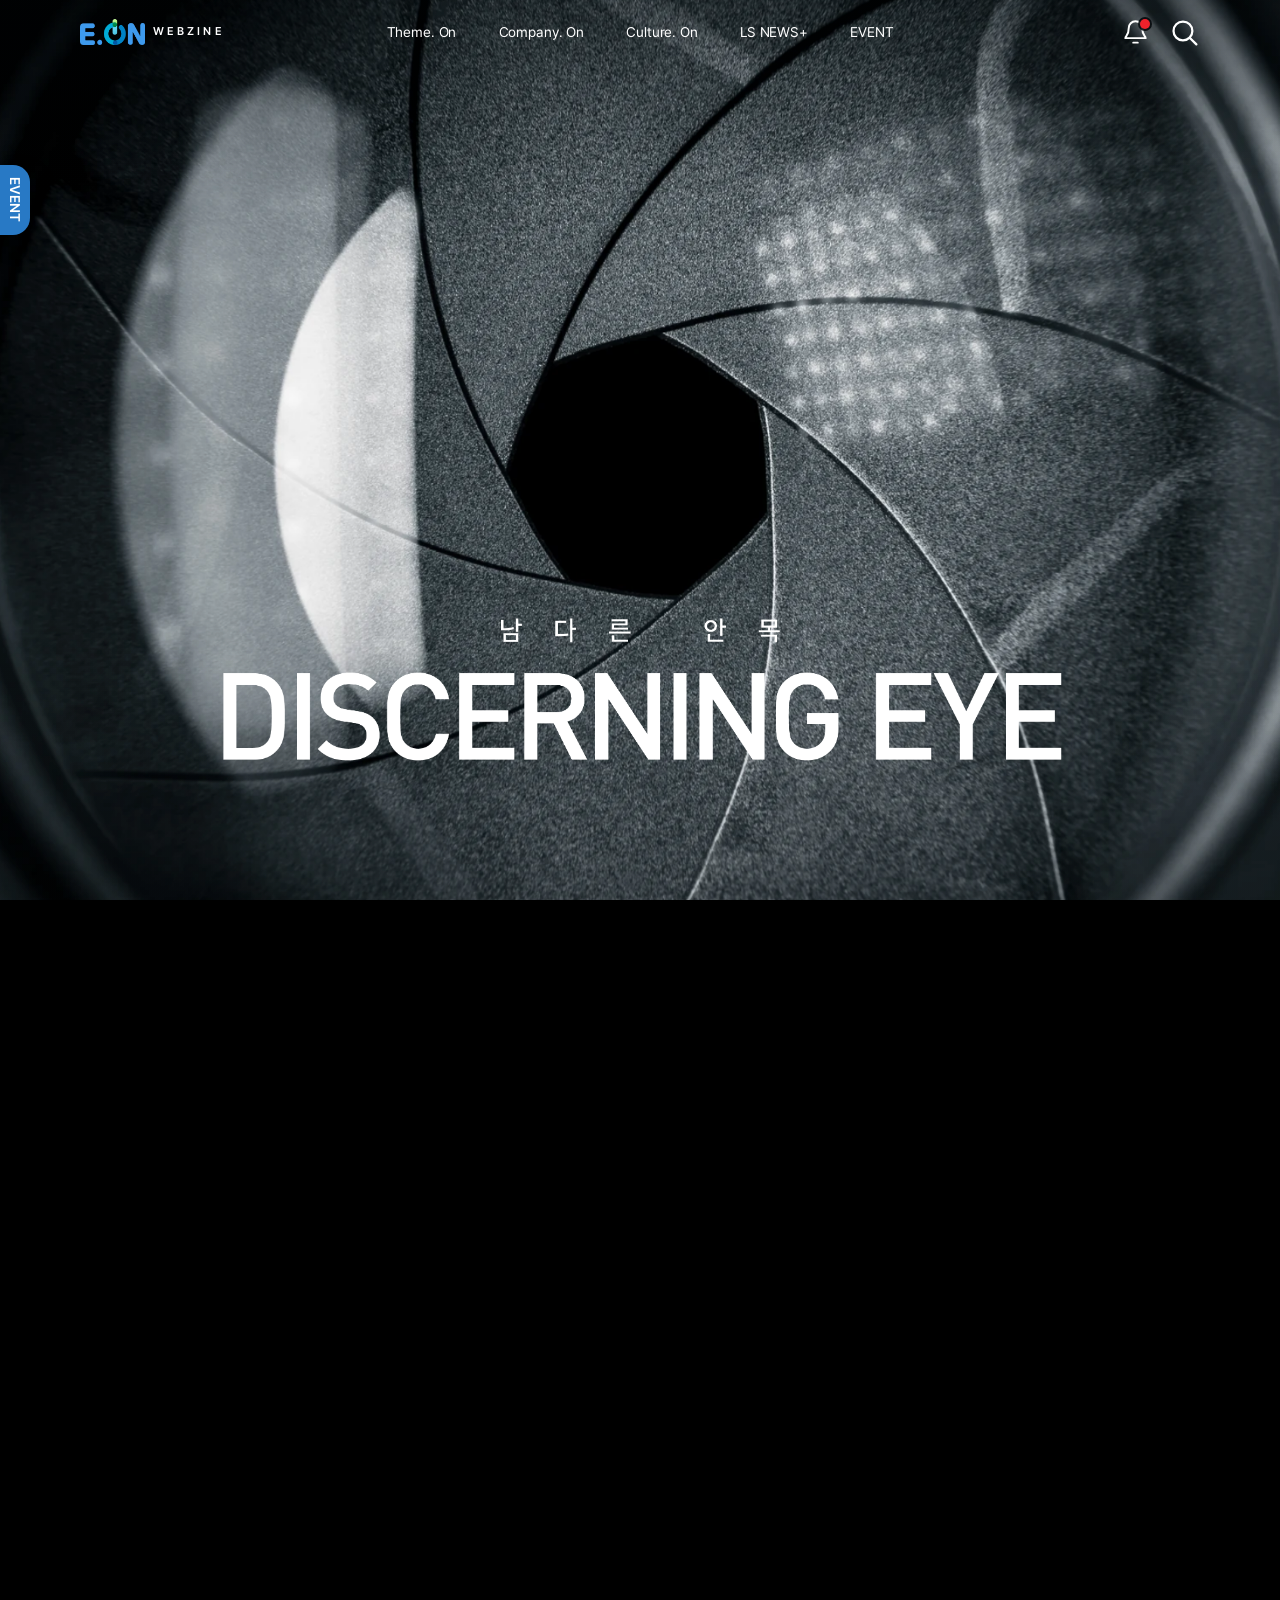
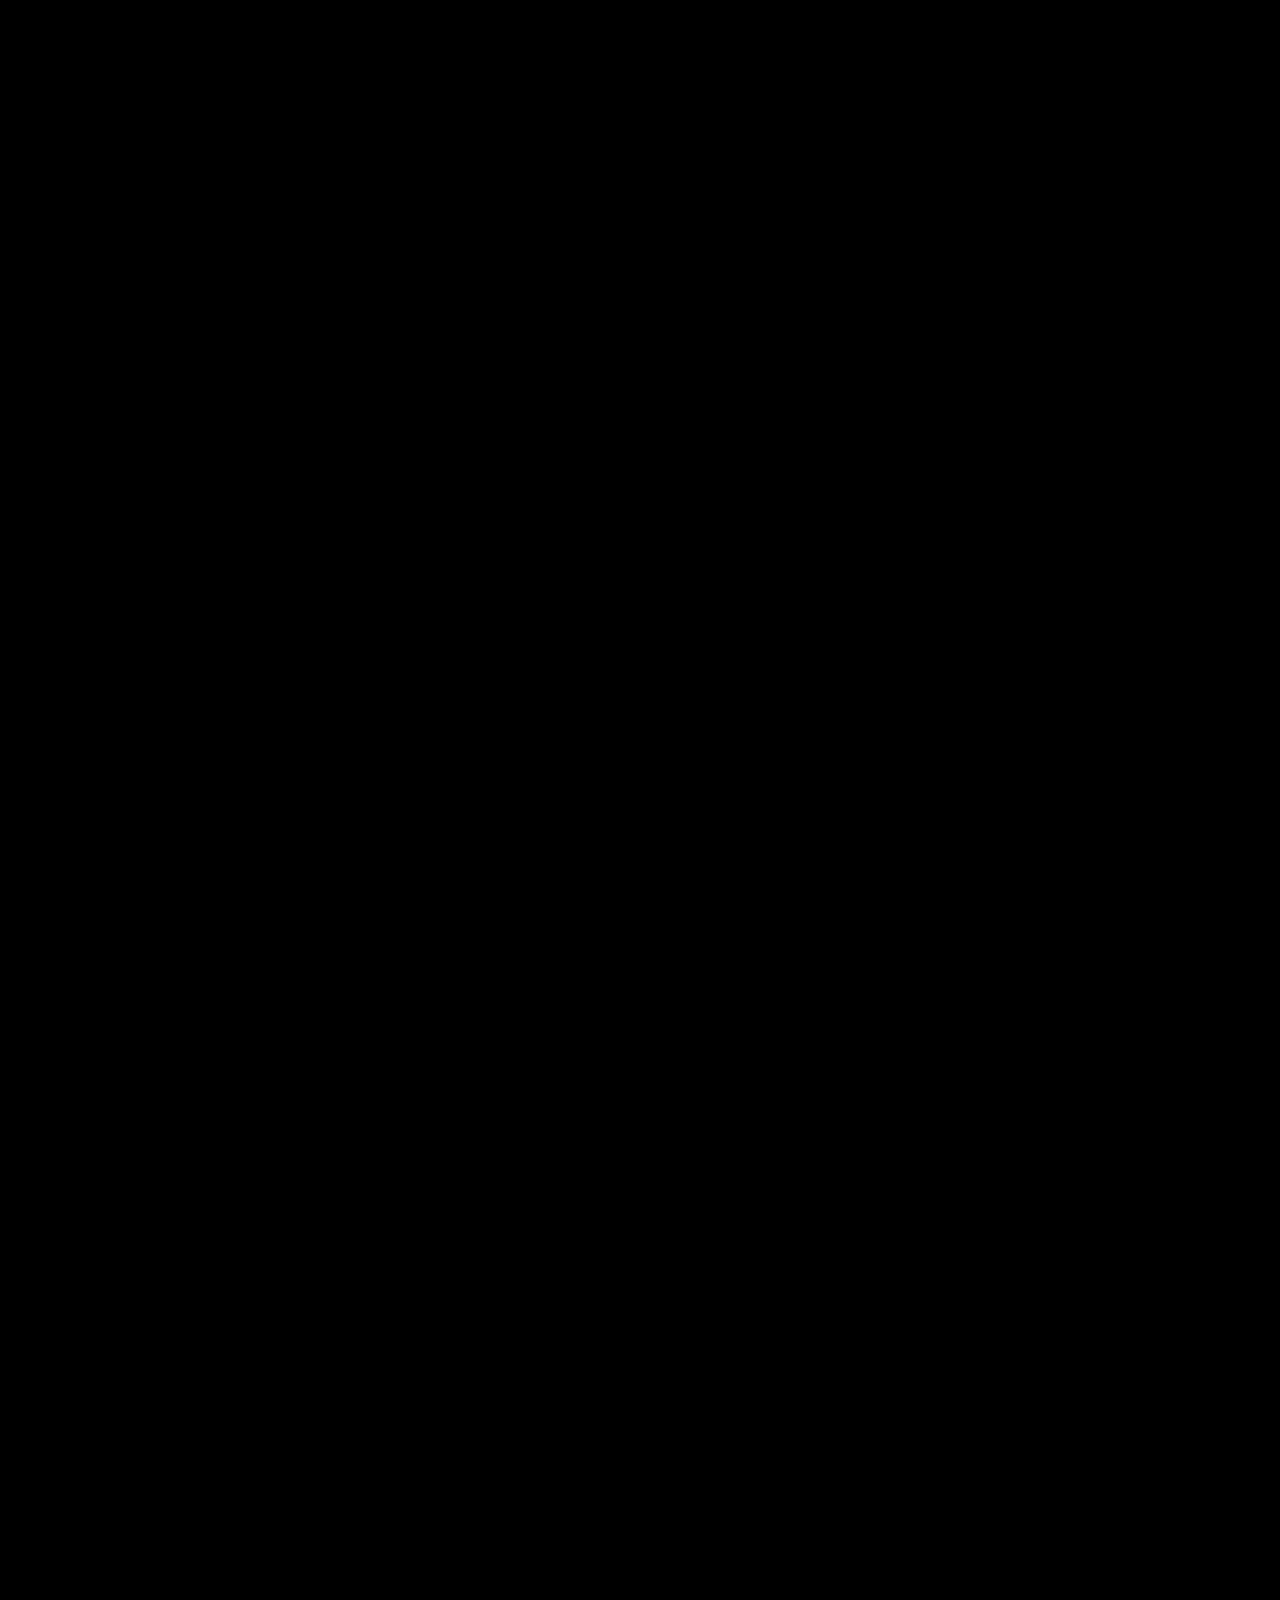
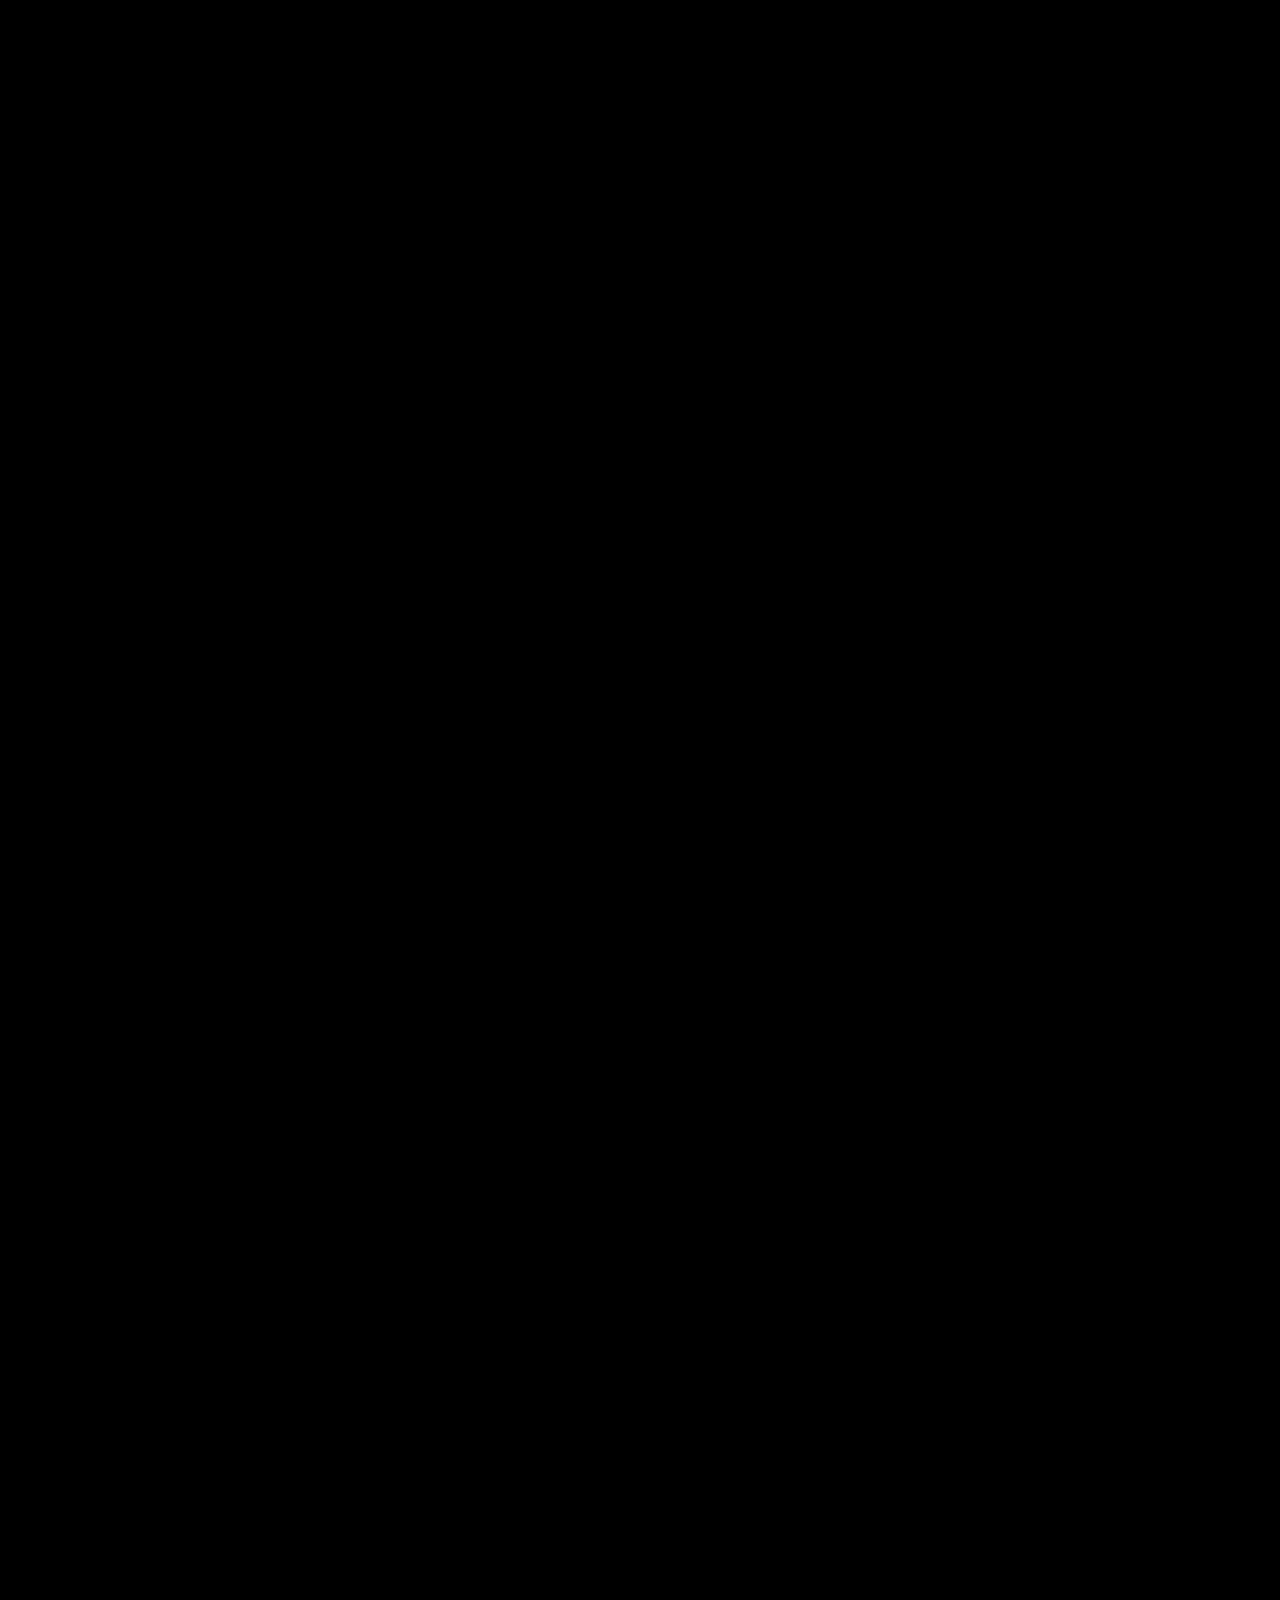
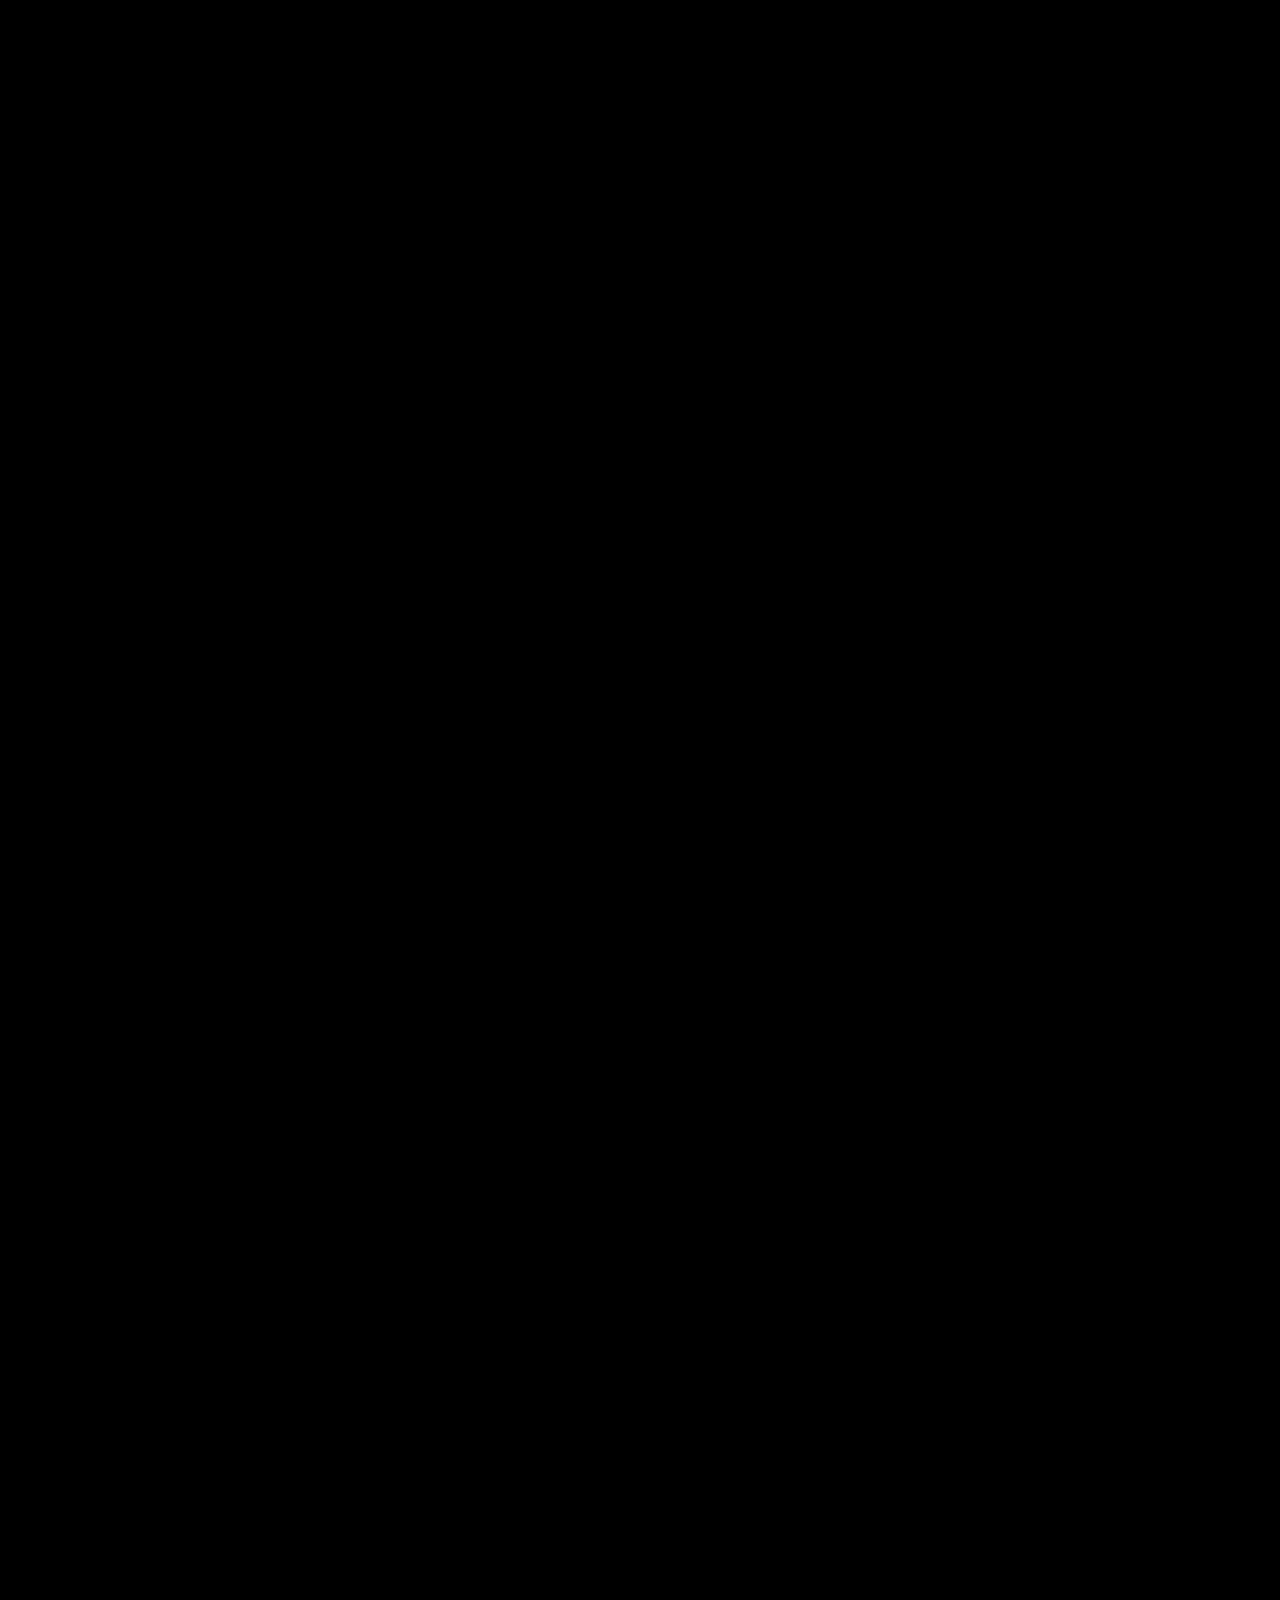
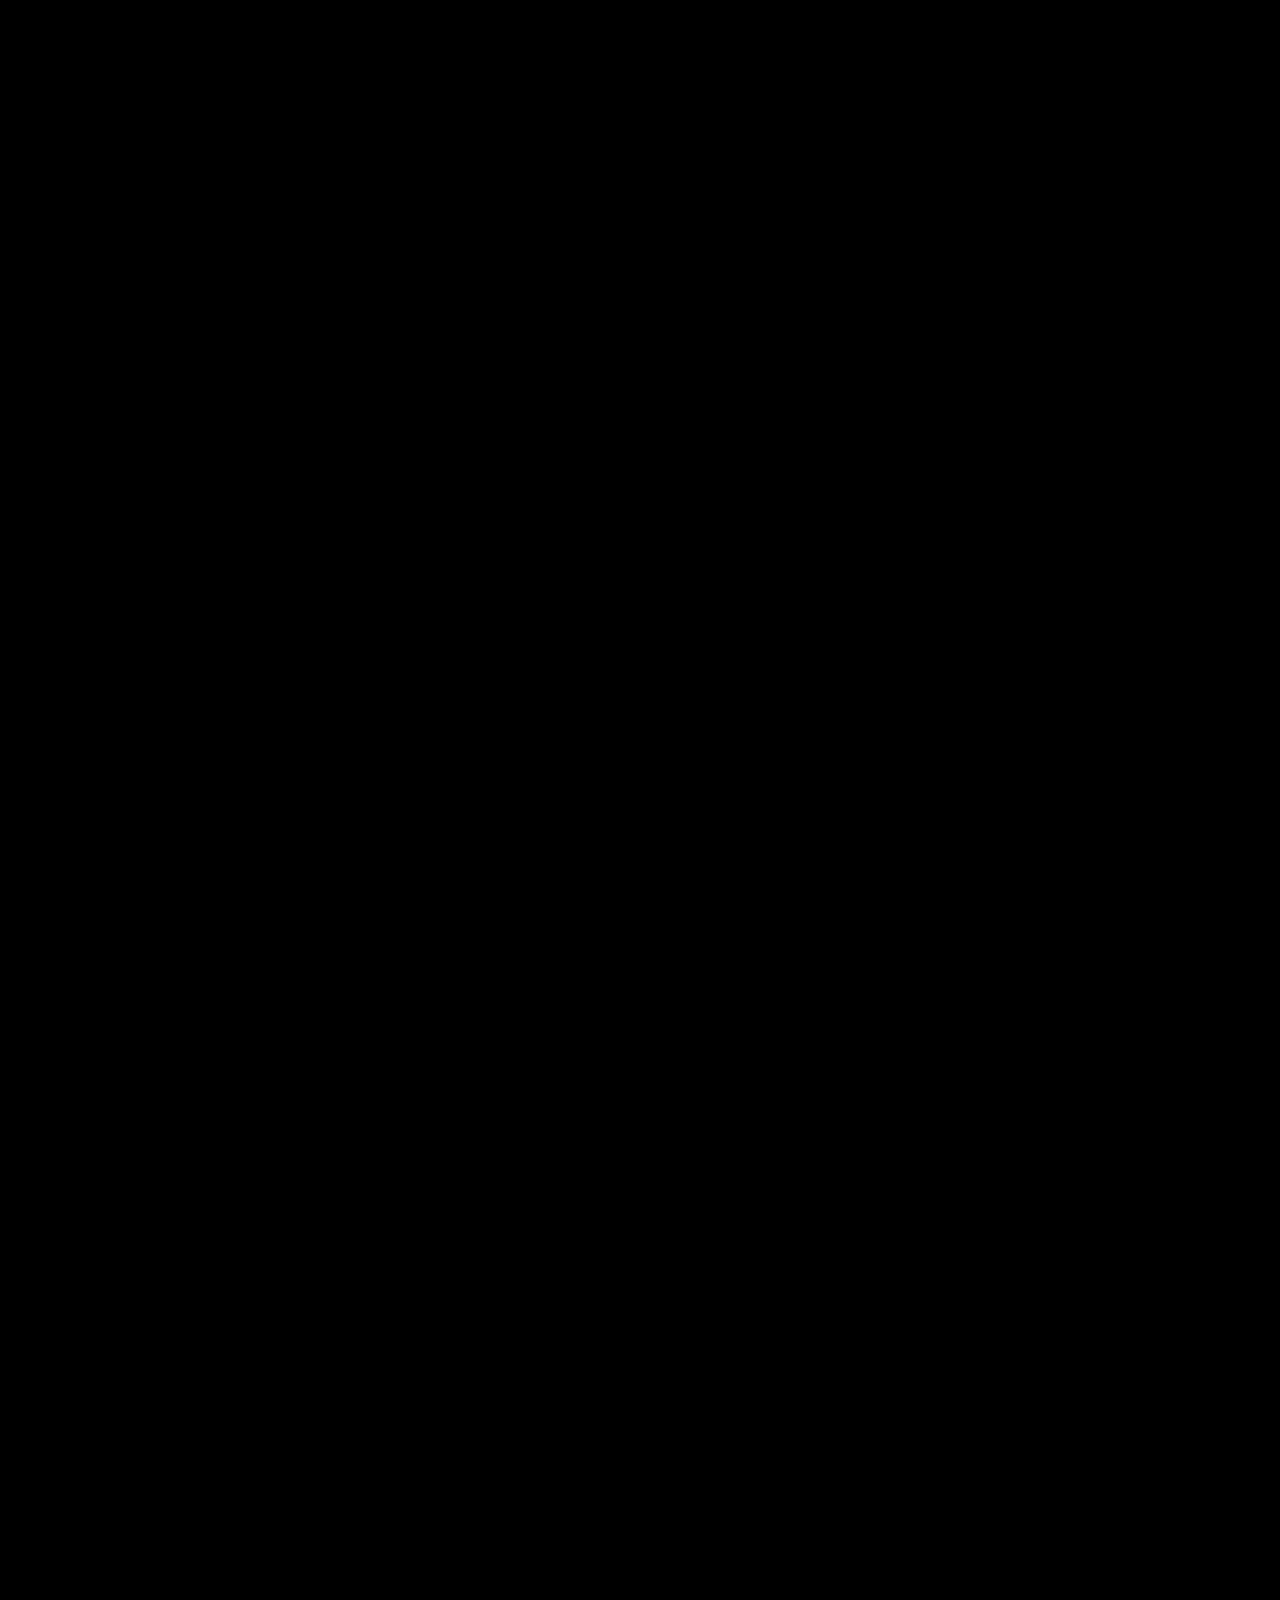
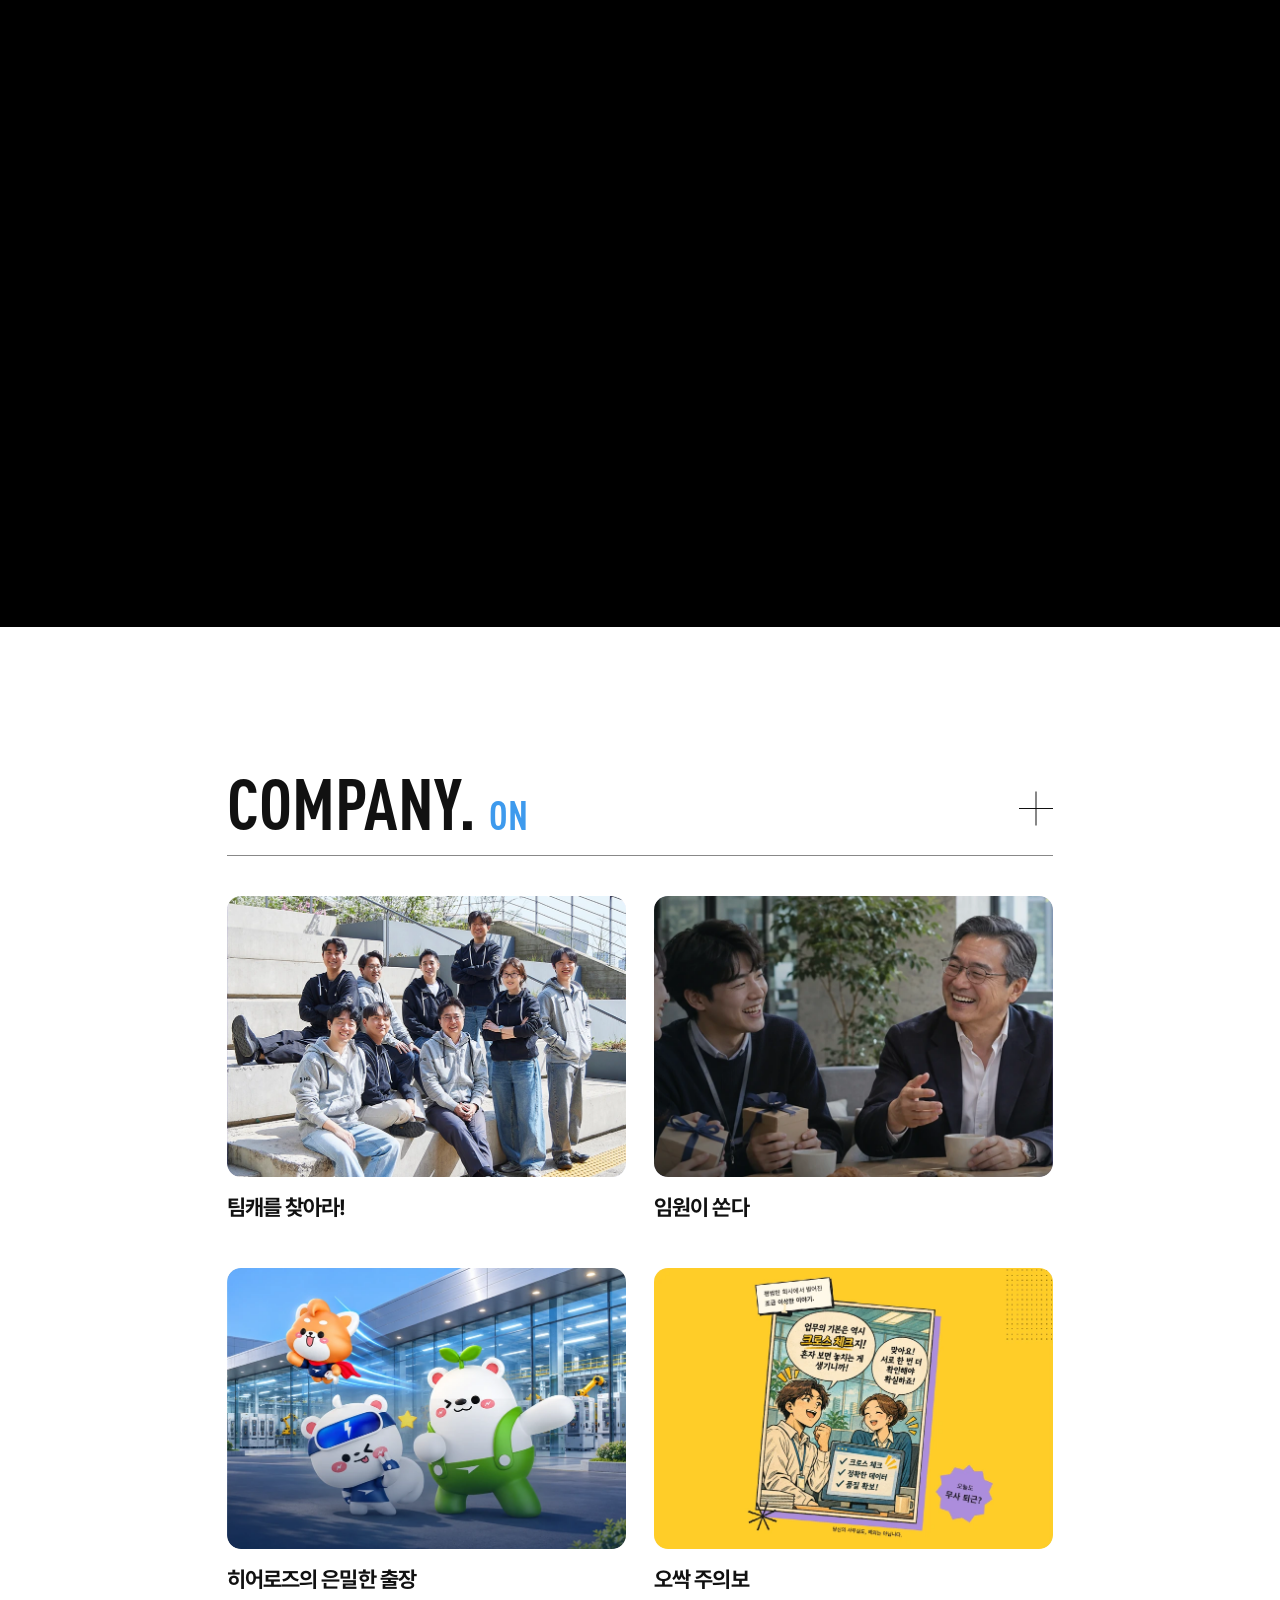
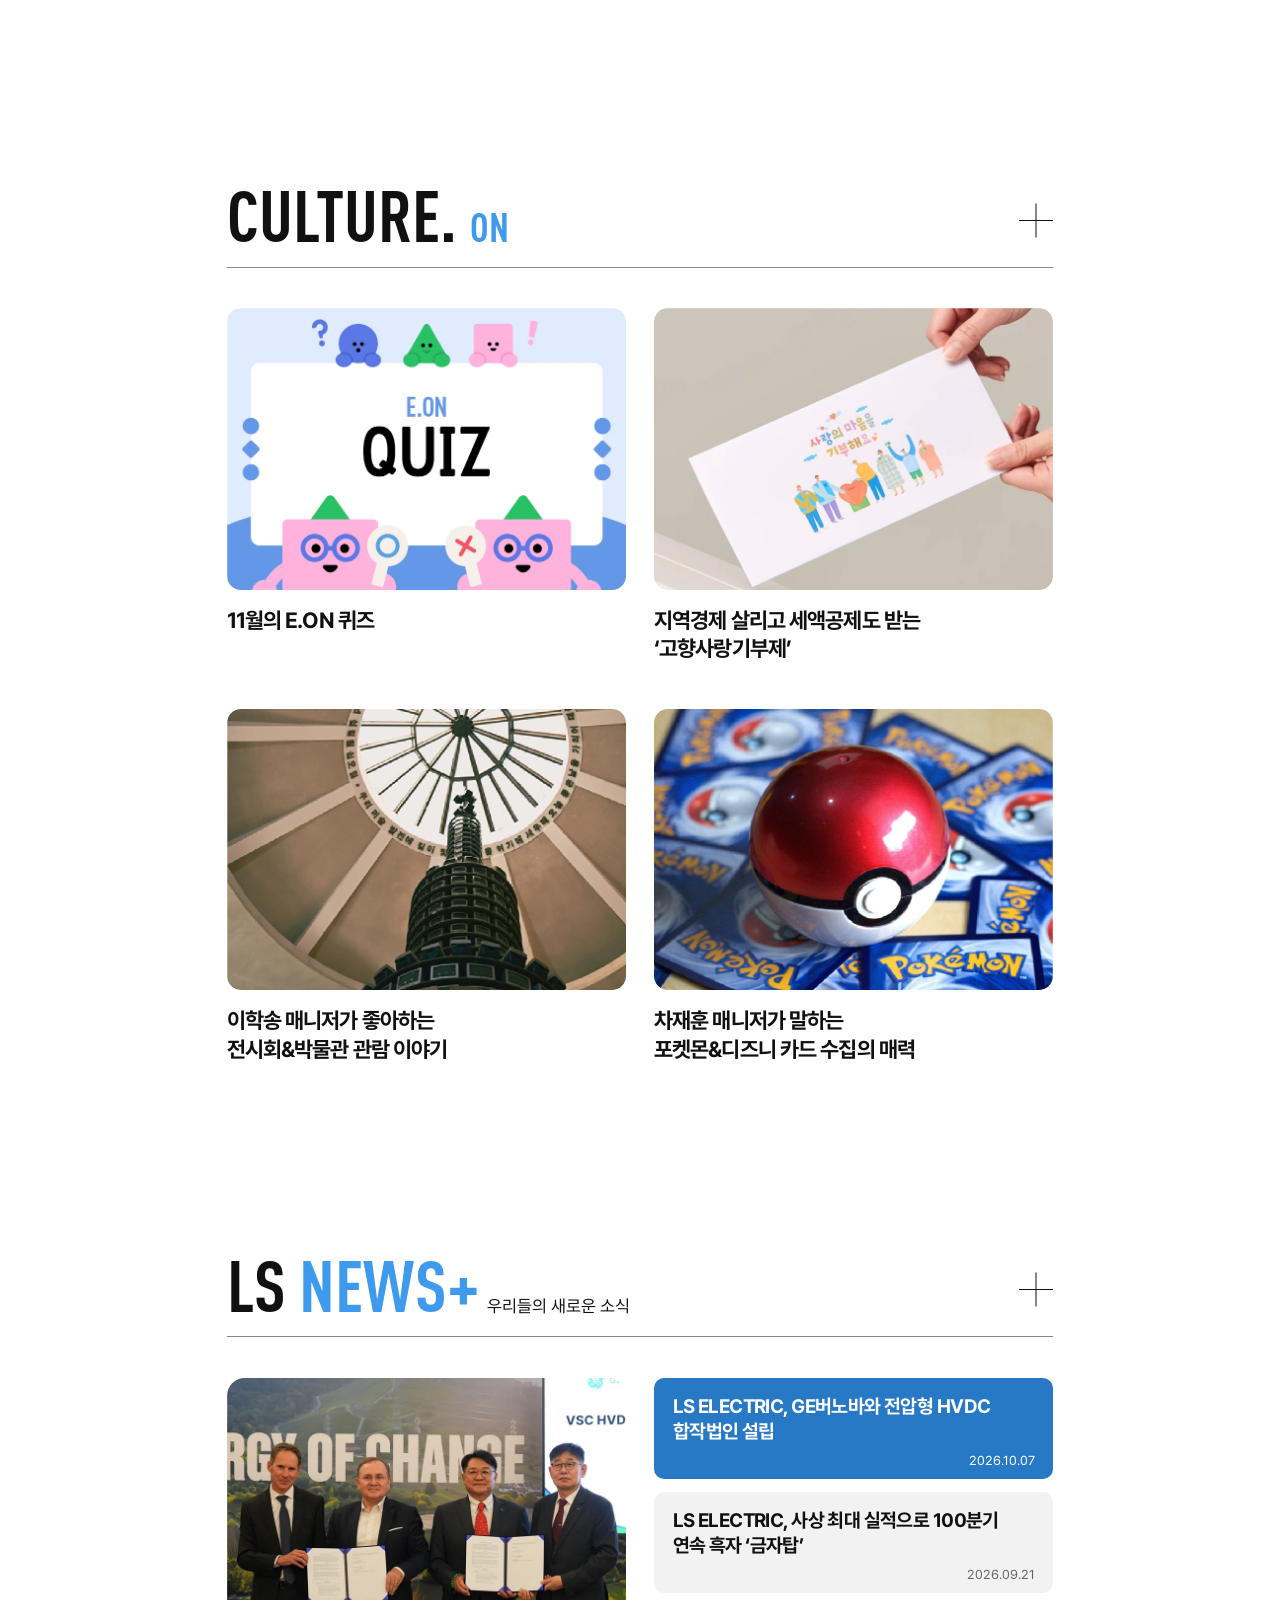
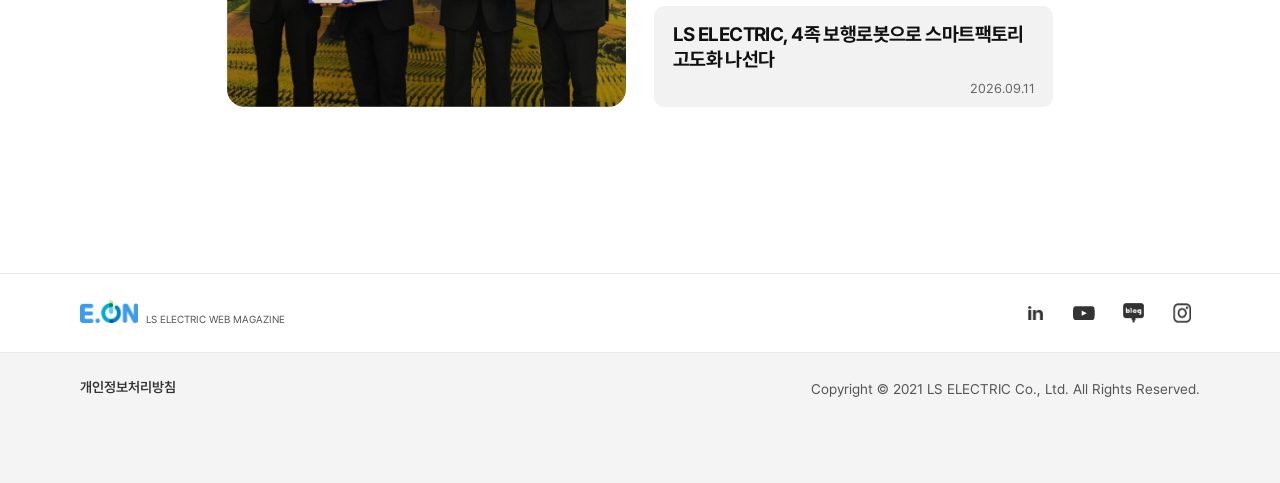
<file: index.html>
<!doctype html>
<html lang="ko">
  <head>
    <meta charset="UTF-8" />
    <meta name="viewport" content="width=device-width, initial-scale=1.0" />
    <meta name="theme-color" content="#0d0d0d" />
    <meta name="description" content="LS ELECTRIC E.ON 웹진, 남다른 안목" />
    <title>E.ON WEBZINE | 남다른 안목</title>
    <link rel="icon" href="./assets/eon-logo.png" type="image/png" />
    <link rel="stylesheet" href="./css/style.css" />
    <script src="./js/header.js" defer></script>
    <script src="./js/main.js" defer></script>
  </head>
  <body>
    <header class="site-header" data-header>
      <a class="brand" href="./main2.html" aria-label="E.ON 웹진 메인 2로 이동">
        <img src="./assets/eon-logo.png" alt="" width="480" height="186" />
        <span lang="en">WEBZINE</span>
      </a>
      <button class="menu-toggle" type="button" aria-label="메뉴 열기" aria-controls="primary-navigation" aria-expanded="false" data-menu-toggle>
        <span></span>
        <span></span>
      </button>
      <nav class="primary-nav" id="primary-navigation" aria-label="주요 메뉴" data-menu>
        <a href="./arc.html">Theme. On</a>
        <a href="#company">Company. On</a>
        <a href="#culture">Culture. On</a>
        <a href="#news">LS NEWS+</a>
        <a href="#event-popup" aria-haspopup="dialog" aria-controls="event-popup" data-event-open>EVENT</a>
      </nav>
      <div class="header-actions">
        <a class="icon-button notification-button" href="#news" aria-label="새 소식 보기">
          <svg viewBox="0 0 24 24" aria-hidden="true">
            <path d="M18 8a6 6 0 0 0-12 0c0 7-3 7-3 9h18c0-2-3-2-3-9M10 21h4" />
          </svg>
          <span class="notification-dot" aria-hidden="true"></span>
        </a>
        <button class="icon-button search-button" type="button" aria-label="검색" aria-haspopup="dialog" data-search-open>
          <svg viewBox="0 0 24 24" aria-hidden="true">
            <circle cx="10.8" cy="10.8" r="7.3" />
            <path d="m16.2 16.2 5 5" />
          </svg>
        </button>
      </div>
    </header>

    <dialog class="search-dialog" aria-labelledby="search-heading" data-search>
      <div class="search-dialog__header">
        <h2 id="search-heading">웹진 검색</h2>
        <form method="dialog"><button type="submit">닫기</button></form>
      </div>
      <label class="visually-hidden" for="search-query">콘텐츠 제목</label>
      <input id="search-query" type="search" placeholder="콘텐츠 제목을 검색하세요" autocomplete="off" autofocus />
      <ul class="search-results" data-search-results></ul>
      <p class="search-empty" role="status" hidden data-search-empty>검색 결과가 없습니다.</p>
    </dialog>

    <button class="event-tab event-tab--trigger" type="button" aria-label="이벤트 열기" aria-haspopup="dialog" aria-controls="event-popup" data-event-open><span>EVENT</span></button>
    <dialog class="event-dialog" id="event-popup" aria-labelledby="event-popup-title" data-event-popup>
      <div class="event-drawer">
        <div class="event-panel">
          <h2 class="visually-hidden" id="event-popup-title">AI 동료 밸런스</h2>
          <img class="event-panel__image" src="./assets/event-preview.png" width="1593" height="1622" alt="AI에게 말할 때, 나는? 반말파 대 존댓말파. 시안에 표시된 결과는 47% 대 53%이며 참여 인원은 1,286명입니다." />
          <button class="event-panel__close" type="button" aria-label="이벤트 닫기" data-event-close autofocus></button>
        </div>
        <button class="event-tab" type="button" aria-label="이벤트 닫기" data-event-close><span>EVENT</span></button>
      </div>
    </dialog>

    <main>
      <section class="scroll-sequence" id="hero" aria-label="E.ON 웹진 메인" data-scroll-sequence>
        <div class="sequence-stage" data-sequence-stage>
          <div class="hero" data-hero-layer>
            <video class="hero__video" autoplay muted loop playsinline preload="auto" poster="./assets/hero-poster.webp" data-hero-video>
              <source src="./assets/hero-loop.mp4" type="video/mp4" />
            </video>
            <div class="hero__shade" aria-hidden="true"></div>
            <div class="hero__content">
              <h1 class="visually-hidden">남다른 안목, Discerning Eye</h1>
              <img class="hero__title" src="./assets/discerning-eye.png" alt="" width="2715" height="517" />
            </div>
            <button class="scroll-guide" type="button" aria-label="다음 콘텐츠로 이동" data-scroll-guide>
              <span class="scroll-guide__mouse" aria-hidden="true"><span class="scroll-guide__wheel"></span></span>
            </button>
          </div>

          <section class="vision" aria-labelledby="vision-heading" data-vision>
            <div class="vision__objects" aria-hidden="true">
              <img class="vision__object vision__object--ring" src="./assets/glass-ring.png" alt="" width="665" height="567" data-object data-speed="0.115" />
              <img class="vision__object vision__object--ribbon" src="./assets/glass-ribbon.png" alt="" width="777" height="560" data-object data-speed="0.12" />
              <img class="vision__object vision__object--back-ring" src="./assets/glass-back-ring.png" alt="" width="382" height="455" data-object data-speed="0.045" />
              <img class="vision__object vision__object--back-lens" src="./assets/glass-lens.png" alt="" width="288" height="273" data-object data-speed="0.06" />
            </div>
            <div class="vision__copy" data-vision-copy>
              <h2 id="vision-heading" class="vision__heading" aria-label="같은 일상에서도 새로운 가능성을 발견하는 시선">
                <span class="vision__line" data-fill-line aria-hidden="true">같은 일상에서도</span>
                <span class="vision__line" data-fill-line aria-hidden="true">새로운 가능성을 발견하는 시선</span>
              </h2>
            </div>
            <div class="vision__copy" data-vision-copy-next>
              <h2 class="vision__heading" aria-label="LS ELECTRIC과 함께, 익숙한 세상을 새롭게 바라봅니다.">
                <span class="vision__line" data-fill-line aria-hidden="true">LS ELECTRIC과 함께, 익숙한 세상을</span>
                <span class="vision__line" data-fill-line aria-hidden="true">새롭게 바라봅니다.</span>
              </h2>
            </div>
          </section>

          <section class="special" id="theme" aria-labelledby="theme-heading" data-special inert>
            <div class="special__header">
              <h2 class="section-title" id="theme-heading" lang="en">THEME. <span class="section-title__on">ON</span></h2>
              <a class="special__more" href="./arc1.html" aria-label="Theme. On 목차 보기"><span aria-hidden="true"></span></a>
            </div>
            <div class="special__carousel" role="region" aria-roledescription="캐러셀" aria-label="Theme. On 칼럼" tabindex="0" data-carousel>
              <div class="special__slides" data-slides></div>
              <template data-slide-template>
                <article class="special__card">
                  <a class="thumbnail" href="./sub1.html" aria-label="남다른 안목 자세히 보기">
                    <img class="thumbnail__image" src="./assets/theme-discerning.webp" alt="주황색 렌즈가 끼워진 검은 안경" width="970" height="682" draggable="false" />
                    <div class="thumbnail__overlay">
                      <strong>AI의 가능성에 인간의 안목을 더하다</strong>
                      <p>AI가 제안한 여러 가능성 중에서 사람의 경험과 판단이 어떤 차이를 만드는지 살펴봅니다.</p>
                      <span class="thumbnail__detail">자세히 보기</span>
                    </div>
                  </a>
                  <h3>남다른 안목</h3>
                </article>
              </template>
              <template data-slide-template>
                <article class="special__card">
                  <a class="thumbnail" href="./sub2.html" aria-label="AI X파일 자세히 보기">
                    <img class="thumbnail__image" src="./assets/theme-ai.webp" alt="노트북을 보며 미소 짓는 구성원" width="960" height="675" draggable="false" />
                    <div class="thumbnail__overlay">
                      <strong>김 매니저의 실전 AI 활용법</strong>
                      <p>자료를 정리하고 문장을 다듬는 일에서 AI를 어떻게 활용하는지 소개합니다.</p>
                      <span class="thumbnail__detail">자세히 보기</span>
                    </div>
                  </a>
                  <h3>AI X파일</h3>
                </article>
              </template>
              <template data-slide-template>
                <article class="special__card">
                  <a class="thumbnail" href="./sub3.html" aria-label="1%의 힘 자세히 보기">
                    <img class="thumbnail__image" src="./assets/theme-perspective.webp" alt="빛이 비치는 콘크리트 계단 위에 놓인 은색 구체들" width="960" height="675" draggable="false" />
                    <div class="thumbnail__overlay">
                      <strong>한 끗의 차이를 만드는 시선</strong>
                      <p>익숙한 대상에서도 남이 지나친 가치를 발견하는 사람들의 이야기를 만나봅니다.</p>
                      <span class="thumbnail__detail">자세히 보기</span>
                    </div>
                  </a>
                  <h3>1%의 힘</h3>
                </article>
              </template>
              <button class="special__arrow special__arrow--prev" type="button" aria-label="이전 슬라이드" data-slide-prev>
                <svg viewBox="0 0 24 24" aria-hidden="true"><path d="m15 4-8 8 8 8" /></svg>
              </button>
              <button class="special__arrow special__arrow--next" type="button" aria-label="다음 슬라이드" data-slide-next>
                <svg viewBox="0 0 24 24" aria-hidden="true"><path d="m9 4 8 8-8 8" /></svg>
              </button>
              <p class="visually-hidden" aria-live="polite" data-slide-status></p>
            </div>
          </section>
        </div>
      </section>

      <section class="inside" aria-labelledby="company-heading">
        <div class="inside__inner" id="company">
          <div class="inside__header">
            <h2 class="section-title" id="company-heading" lang="en">COMPANY. <span class="section-title__on">ON</span></h2>
            <a class="special__more inside__more" href="./arc1.html" aria-label="Company. On 목차 보기"><span aria-hidden="true"></span></a>
          </div>
          <div class="inside__grid">
            <article class="inside__card" id="team">
              <a class="thumbnail inside__thumbnail" href="./sub4.html" aria-label="팀캐를 찾아라! 자세히 보기">
                <img class="thumbnail__image" src="./assets/company-team.webp" width="808" height="569" alt="야외 계단에 모인 LS ELECTRIC 팀원들" loading="lazy" />
                <div class="thumbnail__overlay">
                  <strong>서로의 강점이 모여 만드는 팀워크</strong>
                  <p>다른 역할을 맡은 팀원들이 어떻게 협업하고 문제를 풀어가는지 들어봅니다.</p>
                  <span class="thumbnail__detail">자세히 보기</span>
                </div>
              </a>
              <h3>팀캐를 찾아라!</h3>
            </article>
            <article class="inside__card" id="leader">
              <a class="thumbnail inside__thumbnail" href="./sub5.html" aria-label="임원이 쏜다 자세히 보기">
                <img class="thumbnail__image" src="./assets/company-leader.webp" width="808" height="569" alt="동료와 마주 앉아 웃는 임원" loading="lazy" />
                <div class="thumbnail__overlay">
                  <strong>함께 나누는 간식, 가까워지는 대화</strong>
                  <p>간식을 함께 먹으며 선배의 경험과 조직 생활에 관한 이야기를 나눕니다.</p>
                  <span class="thumbnail__detail">자세히 보기</span>
                </div>
              </a>
              <h3>임원이 쏜다</h3>
            </article>
            <article class="inside__card" id="heroes">
              <a class="thumbnail inside__thumbnail" href="./sub6.html" aria-label="히어로즈의 은밀한 출장 자세히 보기">
                <img class="thumbnail__image" src="./assets/company-heroes.webp" width="808" height="569" alt="공장 앞에 모인 LS 히어로즈 마스코트" loading="lazy" />
                <div class="thumbnail__overlay">
                  <strong>히어로즈가 출근한 곳은?</strong>
                  <p>LS의 마스코트 히어로즈를 따라 공장 곳곳을 둘러봅니다.</p>
                  <span class="thumbnail__detail">자세히 보기</span>
                </div>
              </a>
              <h3>히어로즈의 은밀한 출장</h3>
            </article>
            <article class="inside__card" id="comic">
              <a class="thumbnail inside__thumbnail" href="./sub7.html" aria-label="오싹 주의보 자세히 보기">
                <img class="thumbnail__image" src="./assets/company-comic.webp" width="808" height="569" alt="크로스 체크를 주제로 한 노란색 오싹 주의보 만화" loading="lazy" />
                <div class="thumbnail__overlay">
                  <strong>크로스 체크의 저주</strong>
                  <p>서로 한 번 더 확인하는 일이 왜 중요한지 짧은 직장 만화로 만나봅니다.</p>
                  <span class="thumbnail__detail">자세히 보기</span>
                </div>
              </a>
              <h3>오싹 주의보</h3>
            </article>
          </div>
        </div>
      </section>

      <section class="inside outside" aria-labelledby="culture-heading">
        <div class="inside__inner" id="culture">
          <div class="inside__header">
            <h2 class="section-title" id="culture-heading" lang="en">CULTURE. <span class="section-title__on">ON</span></h2>
            <a class="special__more inside__more" href="./arc1.html" aria-label="Culture. On 목차 보기"><span aria-hidden="true"></span></a>
          </div>
          <div class="inside__grid">
            <article class="inside__card" id="event">
              <div class="thumbnail inside__thumbnail" tabindex="0">
                <img class="thumbnail__image" src="./assets/culture-quiz.webp" width="808" height="569" alt="도형 캐릭터가 둘러싼 E.ON QUIZ 안내 그림" loading="lazy" />
                <div class="thumbnail__overlay">
                  <strong>11월의 E.ON 퀴즈</strong>
                  <p>이번 호를 얼마나 기억하시나요? E.ON 웹진 속 이야기를 퀴즈로 만나봅니다.</p>
                </div>
              </div>
              <h3>11월의 E.ON 퀴즈</h3>
            </article>
            <article class="inside__card" id="donation">
              <div class="thumbnail inside__thumbnail" tabindex="0">
                <img class="thumbnail__image" src="./assets/culture-donation.webp" width="808" height="569" alt="고향사랑기부제 안내 카드를 건네는 손" loading="lazy" />
                <div class="thumbnail__overlay">
                  <strong>고향사랑기부제</strong>
                  <p>지역을 응원하는 기부 방법과 세액공제 혜택을 알아봅니다.</p>
                </div>
              </div>
              <h3>지역경제 살리고 세액공제도 받는 <span>‘고향사랑기부제’</span></h3>
            </article>
            <article class="inside__card" id="museum">
              <div class="thumbnail inside__thumbnail" tabindex="0">
                <img class="thumbnail__image" src="./assets/culture-museum.webp" width="808" height="569" alt="원형 천장 아래로 보이는 전시 작품" loading="lazy" />
                <div class="thumbnail__overlay">
                  <strong>전시회와 박물관을 즐기는 법</strong>
                  <p>이학송 매니저가 전시장을 찾는 이유와 관람의 즐거움을 이야기합니다.</p>
                </div>
              </div>
              <h3>이학송 매니저가 좋아하는 <span>전시회&amp;박물관 관람 이야기</span></h3>
            </article>
            <article class="inside__card" id="cards">
              <div class="thumbnail inside__thumbnail" tabindex="0">
                <img class="thumbnail__image" src="./assets/culture-cards.webp" width="808" height="569" alt="포켓몬 카드 위에 놓인 몬스터볼" loading="lazy" />
                <div class="thumbnail__overlay">
                  <strong>포켓몬·디즈니 카드 수집의 매력</strong>
                  <p>차재훈 매니저가 좋아하는 카드를 모으고 살펴보는 재미를 소개합니다.</p>
                </div>
              </div>
              <h3>차재훈 매니저가 말하는 <span>포켓몬&amp;디즈니 카드 수집의 매력</span></h3>
            </article>
          </div>
        </div>
      </section>

      <section class="inside news" aria-labelledby="news-heading">
        <div class="inside__inner" id="news">
          <div class="inside__header news__header">
            <h2 class="section-title" id="news-heading"><span lang="en">LS <span class="section-title__accent">NEWS+</span></span><small>우리들의 새로운 소식</small></h2>
            <a class="special__more inside__more" href="./arc1.html" aria-label="LS NEWS+ 목차 보기"><span aria-hidden="true"></span></a>
          </div>
          <div class="news__layout">
            <div class="thumbnail news__preview" role="tabpanel" tabindex="0" id="news-preview" aria-labelledby="news-tab-1">
              <div class="news__story is-active" data-news-image>
                <img class="thumbnail__image" src="./assets/news-hvdc.webp" width="808" height="666" alt="GE버노바와 전압형 HVDC 합작법인 설립 협약식" loading="lazy" />
                <div class="thumbnail__overlay">
                  <strong>GE버노바와 전압형 HVDC 협력</strong>
                  <p>LS ELECTRIC과 GE버노바가 전압형 직류송전 사업을 위한 합작법인을 설립합니다.</p>
                </div>
              </div>
              <div class="news__story" data-news-image aria-hidden="true">
                <img class="thumbnail__image" src="./assets/news-results.webp" width="810" height="667" alt="LS ELECTRIC 사업장 외관" loading="lazy" />
                <div class="thumbnail__overlay">
                  <strong>100분기 연속 흑자</strong>
                  <p>사상 최대 실적을 낸 LS ELECTRIC이 100분기 연속 흑자를 이어갔습니다.</p>
                </div>
              </div>
              <div class="news__story" data-news-image aria-hidden="true">
                <img class="thumbnail__image" src="./assets/news-robot.webp" width="810" height="667" alt="LS ELECTRIC 생산 현장의 4족 보행로봇" loading="lazy" />
                <div class="thumbnail__overlay">
                  <strong>보행로봇이 점검하는 생산 현장</strong>
                  <p>4족 보행로봇을 도입해 생산설비 점검과 안전 관리를 개선합니다.</p>
                </div>
              </div>
            </div>
            <div class="news__list" role="tablist" aria-label="뉴스 선택" aria-orientation="vertical">
              <button class="news__item is-active" type="button" role="tab" id="news-tab-1" aria-controls="news-preview" aria-selected="true" data-news-item>
                <span class="news__item-title">LS ELECTRIC, GE버노바와 전압형 HVDC 합작법인 설립</span>
                <time datetime="2026-10-07">2026.10.07</time>
              </button>
              <button class="news__item" type="button" role="tab" id="news-tab-2" aria-controls="news-preview" aria-selected="false" tabindex="-1" data-news-item>
                <span class="news__item-title">LS ELECTRIC, 사상 최대 실적으로 100분기 연속 흑자 ‘금자탑’</span>
                <time datetime="2026-09-21">2026.09.21</time>
              </button>
              <button class="news__item" type="button" role="tab" id="news-tab-3" aria-controls="news-preview" aria-selected="false" tabindex="-1" data-news-item>
                <span class="news__item-title">LS ELECTRIC, 4족 보행로봇으로 스마트팩토리 고도화 나선다</span>
                <time datetime="2026-09-11">2026.09.11</time>
              </button>
            </div>
          </div>
        </div>
      </section>

      <button class="back-to-top" type="button" aria-label="맨 위로 이동" data-back-to-top hidden>
        <svg viewBox="0 0 24 24" aria-hidden="true"><path d="m5 15 7-7 7 7" /></svg>
      </button>
    </main>

    <footer class="site-footer" data-footer>
      <div class="site-footer__top">
        <div class="site-footer__inner site-footer__top-inner">
          <a class="site-footer__brand" href="#hero" aria-label="E.ON 웹진 홈">
            <img src="./assets/eon-logo.png" alt="" width="480" height="186" />
            <span lang="en">LS ELECTRIC WEB MAGAZINE</span>
          </a>
          <nav class="site-footer__socials" aria-label="LS ELECTRIC 소셜 미디어">
            <a href="https://www.linkedin.com/company/lselectric/" aria-label="LS ELECTRIC 링크드인"><img src="./assets/icon-linkedin.png" alt="" width="32" height="33" /></a>
            <a href="https://www.youtube.com/@LSELECTRIC" aria-label="LS ELECTRIC 유튜브"><img src="./assets/icon-youtube.png" alt="" width="41" height="28" /></a>
            <a href="https://blog.naver.com/ls-electric" aria-label="LS ELECTRIC 블로그"><img src="./assets/icon-blog.png" alt="" width="43" height="40" /></a>
            <a href="https://www.instagram.com/lselectric_global/" aria-label="LS ELECTRIC 인스타그램"><img src="./assets/icon-instagram.png" alt="" width="43" height="44" /></a>
          </nav>
        </div>
      </div>
      <div class="site-footer__bottom">
        <div class="site-footer__inner site-footer__bottom-inner">
          <a class="site-footer__privacy" href="https://www.ls-electric.com/ko/etc/privacy">개인정보처리방침</a>
          <p class="site-footer__copyright" lang="en">Copyright © 2021 LS ELECTRIC Co., Ltd. All Rights Reserved.</p>
        </div>
      </div>
    </footer>
  </body>
</html>
</file>
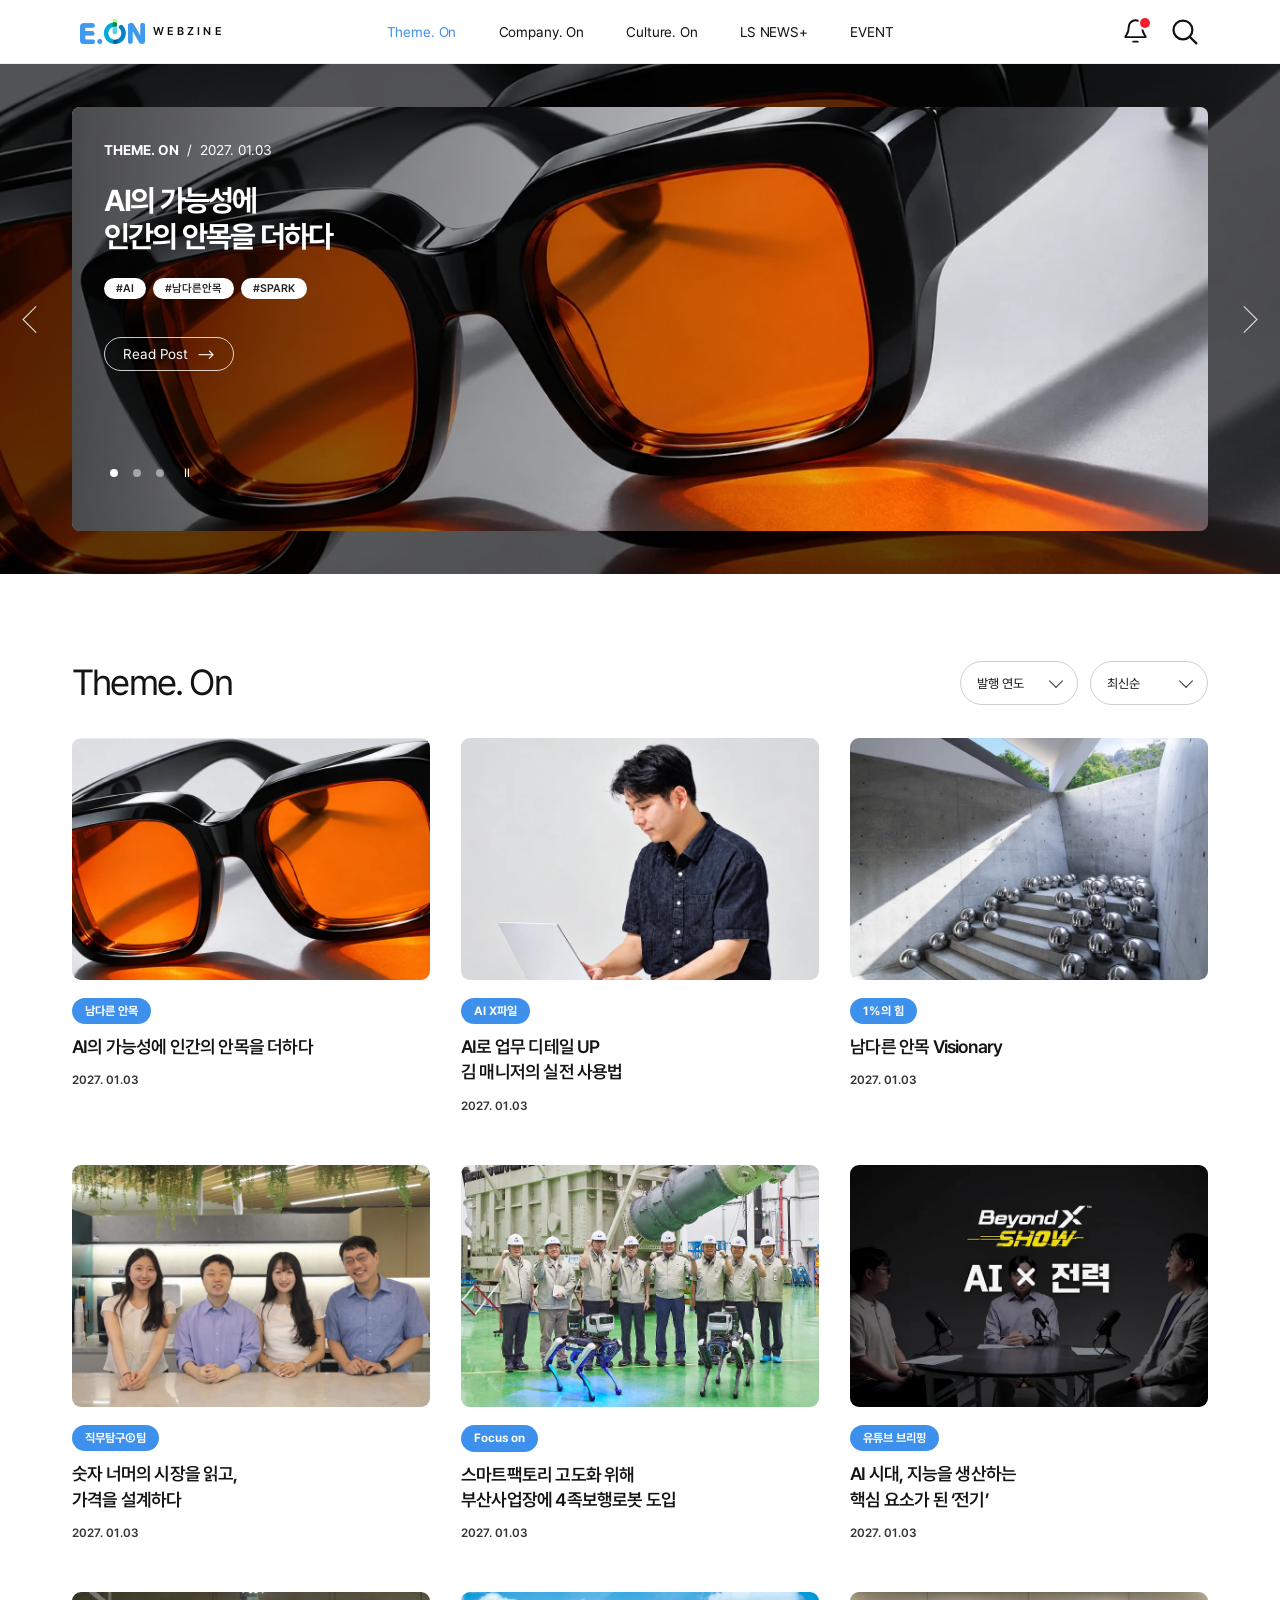
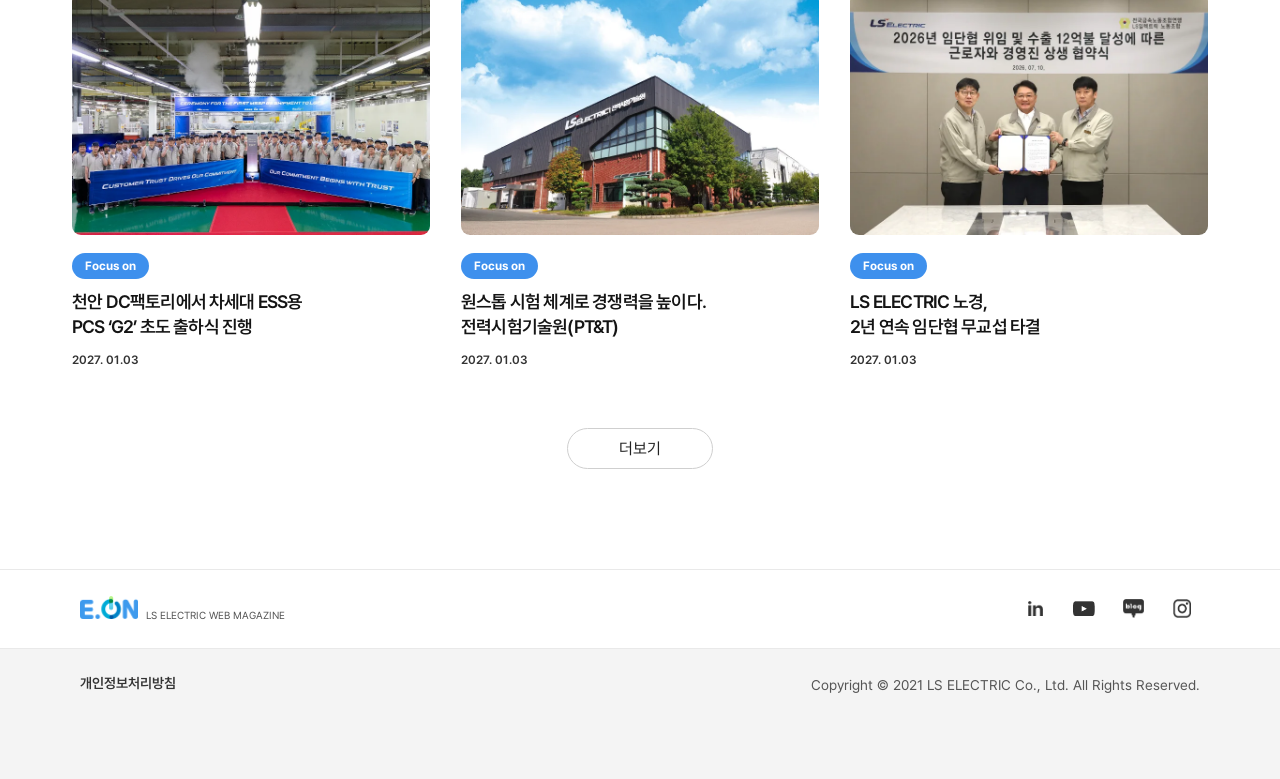
<file: arc.html>
<!doctype html>
<html lang="ko">
  <head>
    <meta charset="UTF-8" />
    <meta name="viewport" content="width=device-width, initial-scale=1.0" />
    <meta name="description" content="LS ELECTRIC E.ON 웹진 Theme. On 목차" />
    <title>Theme. On 목차 | E.ON WEBZINE</title>
    <link rel="icon" href="./assets/eon-logo.png" type="image/png" />
    <link rel="stylesheet" href="./css/style.css" />
    <link rel="stylesheet" href="./css/articles.css" />
    <link rel="stylesheet" href="./css/arc1.css" />
    <script src="./js/header.js" defer></script>
    <script src="./js/arc1.js" defer></script>
  </head>
  <body class="article-page archive-page">
    <header class="site-header is-light" data-header>
      <a class="brand" href="./main2.html" aria-label="E.ON 웹진 메인 2로 이동">
        <img src="./assets/eon-logo.png" alt="" width="480" height="186" />
        <span lang="en">WEBZINE</span>
      </a>
      <button class="menu-toggle" type="button" aria-label="메뉴 열기" aria-controls="primary-navigation" aria-expanded="false" data-menu-toggle>
        <span></span>
        <span></span>
      </button>
      <nav class="primary-nav" id="primary-navigation" aria-label="주요 메뉴" data-menu>
        <a href="./arc.html" aria-current="page">Theme. On</a>
        <a href="./main2.html#company">Company. On</a>
        <a href="./main2.html#culture">Culture. On</a>
        <a href="./main2.html#news">LS NEWS+</a>
        <a href="#event-popup" aria-haspopup="dialog" aria-controls="event-popup" data-event-open>EVENT</a>
      </nav>
      <div class="header-actions">
        <a class="icon-button notification-button" href="./main2.html#news" aria-label="새 소식 보기">
          <svg viewBox="0 0 24 24" aria-hidden="true">
            <path d="M18 8a6 6 0 0 0-12 0c0 7-3 7-3 9h18c0-2-3-2-3-9M10 21h4" />
          </svg>
          <span class="notification-dot" aria-hidden="true"></span>
        </a>
        <button class="icon-button search-button" type="button" aria-label="검색" disabled>
          <svg viewBox="0 0 24 24" aria-hidden="true">
            <circle cx="10.8" cy="10.8" r="7.3" />
            <path d="m16.2 16.2 5 5" />
          </svg>
        </button>
      </div>
    </header>

    <dialog class="event-dialog" id="event-popup" aria-labelledby="event-popup-title" data-event-popup>
      <div class="event-drawer">
        <div class="event-panel">
          <h2 class="visually-hidden" id="event-popup-title">AI 동료 밸런스</h2>
          <img class="event-panel__image" src="./assets/event-preview.png" width="1593" height="1622" alt="AI에게 말할 때, 나는? 반말파 대 존댓말파. 시안에 표시된 결과는 47% 대 53%이며 참여 인원은 1,286명입니다." />
          <button class="event-panel__close" type="button" aria-label="이벤트 닫기" data-event-close autofocus></button>
        </div>
        <button class="event-tab" type="button" aria-label="이벤트 닫기" data-event-close><span>EVENT</span></button>
      </div>
    </dialog>

    <main id="article-top">
      <h1 class="visually-hidden">E.ON 웹진 Theme. On 목차</h1>
      <section class="archive-hero" aria-label="Theme. On 추천 콘텐츠" aria-roledescription="캐러셀" data-archive-carousel>
        <div class="archive-hero__slides" id="archive-slides">
          <article class="archive-hero__slide is-active" role="group" aria-roledescription="슬라이드" aria-label="1 / 3" data-archive-slide>
            <img class="archive-hero__background" src="./assets/arc1/banner-background.webp" alt="" width="1920" height="591" decoding="async" />
            <div class="archive-hero__panel">
              <img class="archive-hero__image" src="./assets/arc1/banner-discerning.webp" width="1239" height="462" alt="주황색 렌즈의 검은 안경" fetchpriority="high" />
              <div class="archive-hero__copy">
                <p class="archive-hero__meta"><strong lang="en">THEME. ON</strong><span aria-hidden="true">/</span><time datetime="2027-01-03">2027. 01.03</time></p>
                <h2>AI의 가능성에<br />인간의 안목을 더하다</h2>
                <ul class="archive-hero__tags" aria-label="주제"><li>#AI</li><li>#남다른안목</li><li>#SPARK</li></ul>
                <a class="archive-hero__read" href="./sub1.html" aria-label="AI의 가능성에 인간의 안목을 더하다 읽기"><span lang="en">Read Post</span><span aria-hidden="true">⟶</span></a>
              </div>
            </div>
          </article>
          <article class="archive-hero__slide archive-hero__slide--ai" role="group" aria-roledescription="슬라이드" aria-label="2 / 3" data-archive-slide aria-hidden="true" inert>
            <img class="archive-hero__background" src="./assets/arc1/banner-ai.webp" alt="" width="1239" height="462" decoding="async" />
            <div class="archive-hero__panel">
              <picture>
                <source media="(max-width: 700px)" srcset="./assets/arc1/card-ai.webp" />
                <img class="archive-hero__image" src="./assets/arc1/banner-ai.webp" width="1239" height="462" alt="노트북을 살펴보는 김지효 매니저" decoding="async" />
              </picture>
              <div class="archive-hero__copy">
                <p class="archive-hero__meta"><strong lang="en">THEME. ON</strong><span aria-hidden="true">/</span><time datetime="2027-01-03">2027. 01.03</time></p>
                <h2>AI로 업무 디테일 UP<br />김 매니저의 실전 사용법</h2>
                <ul class="archive-hero__tags" aria-label="주제"><li>#K-LUSTER</li><li>#AI활용</li><li>#업무노하우</li></ul>
                <a class="archive-hero__read" href="./sub2.html" aria-label="AI로 업무 디테일 UP 김 매니저의 실전 사용법 읽기"><span lang="en">Read Post</span><span aria-hidden="true">⟶</span></a>
              </div>
            </div>
          </article>
          <article class="archive-hero__slide" role="group" aria-roledescription="슬라이드" aria-label="3 / 3" data-archive-slide aria-hidden="true" inert>
            <img class="archive-hero__background" src="./assets/arc1/banner-visionary.webp" alt="" width="1239" height="462" decoding="async" />
            <div class="archive-hero__panel">
              <img class="archive-hero__image" src="./assets/arc1/banner-visionary.webp" width="1239" height="462" alt="콘크리트 계단 위 금속 구체와 자연광" decoding="async" />
              <div class="archive-hero__copy">
                <p class="archive-hero__meta"><strong lang="en">THEME. ON</strong><span aria-hidden="true">/</span><time datetime="2027-01-03">2027. 01.03</time></p>
                <h2>남다른 안목 Visionary</h2>
                <ul class="archive-hero__tags" aria-label="주제"><li>#관찰</li><li>#경험</li><li>#판단력</li></ul>
                <a class="archive-hero__read" href="./sub3.html" aria-label="남다른 안목 Visionary 읽기"><span lang="en">Read Post</span><span aria-hidden="true">⟶</span></a>
              </div>
            </div>
          </article>
        </div>
        <div class="archive-hero__navigation">
          <button class="archive-hero__arrow archive-hero__arrow--prev" type="button" aria-label="이전 추천 콘텐츠" aria-controls="archive-slides" data-archive-prev>
            <svg viewBox="0 0 24 40" aria-hidden="true"><path d="M20 3 3 20l17 17" /></svg>
          </button>
          <button class="archive-hero__arrow archive-hero__arrow--next" type="button" aria-label="다음 추천 콘텐츠" aria-controls="archive-slides" data-archive-next>
            <svg viewBox="0 0 24 40" aria-hidden="true"><path d="m4 3 17 17L4 37" /></svg>
          </button>
          <div class="archive-hero__controls" role="group" aria-label="추천 콘텐츠 선택">
            <button class="archive-hero__dot" type="button" aria-label="추천 콘텐츠 1번 보기" aria-pressed="true" aria-controls="archive-slides" data-archive-dot></button>
            <button class="archive-hero__dot" type="button" aria-label="추천 콘텐츠 2번 보기" aria-pressed="false" aria-controls="archive-slides" data-archive-dot></button>
            <button class="archive-hero__dot" type="button" aria-label="추천 콘텐츠 3번 보기" aria-pressed="false" aria-controls="archive-slides" data-archive-dot></button>
            <button class="archive-hero__pause" type="button" aria-label="자동 슬라이드 일시정지" aria-pressed="false" data-archive-pause><span aria-hidden="true">Ⅱ</span></button>
          </div>
        </div>
        <p class="visually-hidden" role="status" data-archive-status></p>
      </section>

      <section class="archive-content" id="archive-list" aria-labelledby="archive-heading">
        <div class="archive-content__heading">
          <h2 id="archive-heading" lang="en">Theme. On</h2>
          <div class="archive-filters">
            <label class="archive-filter">
              <span class="visually-hidden">발행 연도</span>
              <select><option value="">발행 연도</option><option value="2027">2027년</option></select>
            </label>
            <label class="archive-filter">
              <span class="visually-hidden">정렬</span>
              <select><option value="latest">최신순</option><option value="earliest">오래된순</option></select>
            </label>
          </div>
        </div>
        <div class="archive-grid">
          <article class="archive-card">
            <a class="archive-card__content" href="./sub1.html">
              <div class="archive-card__thumbnail"><img src="./assets/arc1/card-discerning.webp" width="764" height="518" alt="" loading="lazy" /></div>
              <p class="archive-card__category">남다른 안목</p>
              <h3>AI의 가능성에 인간의 안목을 더하다</h3>
              <time datetime="2027-01-03">2027. 01.03</time>
            </a>
          </article>
          <article class="archive-card">
            <a class="archive-card__content" href="./sub2.html">
              <div class="archive-card__thumbnail"><img src="./assets/arc1/card-ai.webp" width="764" height="518" alt="" loading="lazy" /></div>
              <p class="archive-card__category">AI X파일</p>
              <h3>AI로 업무 디테일 UP<br />김 매니저의 실전 사용법</h3>
              <time datetime="2027-01-03">2027. 01.03</time>
            </a>
          </article>
          <article class="archive-card">
            <a class="archive-card__content" href="./sub3.html">
              <div class="archive-card__thumbnail"><img src="./assets/arc1/card-visionary.webp" width="764" height="518" alt="" loading="lazy" /></div>
              <p class="archive-card__category">1%의 힘</p>
              <h3>남다른 안목 Visionary</h3>
              <time datetime="2027-01-03">2027. 01.03</time>
            </a>
          </article>
          <article class="archive-card">
            <div class="archive-card__content">
              <div class="archive-card__thumbnail"><img src="./assets/arc1/card-pricing.webp" width="764" height="518" alt="" loading="lazy" /></div>
              <p class="archive-card__category">직무탐구Ⓔ팀</p>
              <h3>숫자 너머의 시장을 읽고,<br />가격을 설계하다</h3>
              <time datetime="2027-01-03">2027. 01.03</time>
            </div>
          </article>
          <article class="archive-card">
            <div class="archive-card__content">
              <div class="archive-card__thumbnail"><img src="./assets/arc1/card-robot.webp" width="764" height="518" alt="" loading="lazy" /></div>
              <p class="archive-card__category">Focus on</p>
              <h3>스마트팩토리 고도화 위해<br />부산사업장에 4족보행로봇 도입</h3>
              <time datetime="2027-01-03">2027. 01.03</time>
            </div>
          </article>
          <article class="archive-card">
            <div class="archive-card__content">
              <div class="archive-card__thumbnail"><img src="./assets/arc1/card-briefing.webp" width="764" height="518" alt="" loading="lazy" /></div>
              <p class="archive-card__category">유튜브 브리핑</p>
              <h3>AI 시대, 지능을 생산하는<br />핵심 요소가 된 ‘전기’</h3>
              <time datetime="2027-01-03">2027. 01.03</time>
            </div>
          </article>
          <article class="archive-card">
            <div class="archive-card__content">
              <div class="archive-card__thumbnail"><img src="./assets/arc1/card-dc-factory.webp" width="764" height="518" alt="" loading="lazy" /></div>
              <p class="archive-card__category">Focus on</p>
              <h3>천안 DC팩토리에서 차세대 ESS용<br />PCS ‘G2’ 초도 출하식 진행</h3>
              <time datetime="2027-01-03">2027. 01.03</time>
            </div>
          </article>
          <article class="archive-card">
            <div class="archive-card__content">
              <div class="archive-card__thumbnail"><img src="./assets/arc1/card-power-testing.webp" width="764" height="518" alt="" loading="lazy" /></div>
              <p class="archive-card__category">Focus on</p>
              <h3>원스톱 시험 체계로 경쟁력을 높이다.<br />전력시험기술원(PT&amp;T)</h3>
              <time datetime="2027-01-03">2027. 01.03</time>
            </div>
          </article>
          <article class="archive-card">
            <div class="archive-card__content">
              <div class="archive-card__thumbnail"><img src="./assets/arc1/card-labor-agreement.webp" width="764" height="518" alt="" loading="lazy" /></div>
              <p class="archive-card__category">Focus on</p>
              <h3>LS ELECTRIC 노경,<br />2년 연속 임단협 무교섭 타결</h3>
              <time datetime="2027-01-03">2027. 01.03</time>
            </div>
          </article>
        </div>
        <button class="archive-more" type="button" disabled>더보기</button>
      </section>
    </main>

    <a class="back-to-top article-top" href="#article-top" aria-label="맨 위로 이동" data-article-top hidden>
      <svg viewBox="0 0 24 24" aria-hidden="true"><path d="M12 21V3m-8 8 8-8 8 8" /></svg>
      <span>TOP</span>
    </a>

    <footer class="site-footer" data-footer>
      <div class="site-footer__top">
        <div class="site-footer__inner site-footer__top-inner">
          <a class="site-footer__brand" href="#article-top" aria-label="E.ON 웹진 홈">
            <img src="./assets/eon-logo.png" alt="" width="480" height="186" />
            <span lang="en">LS ELECTRIC WEB MAGAZINE</span>
          </a>
          <nav class="site-footer__socials" aria-label="LS ELECTRIC 소셜 미디어">
            <a href="https://www.linkedin.com/company/lselectric/" aria-label="LS ELECTRIC 링크드인"><img src="./assets/icon-linkedin.png" alt="" width="32" height="33" /></a>
            <a href="https://www.youtube.com/@LSELECTRIC" aria-label="LS ELECTRIC 유튜브"><img src="./assets/icon-youtube.png" alt="" width="41" height="28" /></a>
            <a href="https://blog.naver.com/ls-electric" aria-label="LS ELECTRIC 블로그"><img src="./assets/icon-blog.png" alt="" width="43" height="40" /></a>
            <a href="https://www.instagram.com/lselectric_global/" aria-label="LS ELECTRIC 인스타그램"><img src="./assets/icon-instagram.png" alt="" width="43" height="44" /></a>
          </nav>
        </div>
      </div>
      <div class="site-footer__bottom">
        <div class="site-footer__inner site-footer__bottom-inner">
          <a class="site-footer__privacy" href="https://www.ls-electric.com/ko/etc/privacy">개인정보처리방침</a>
          <p class="site-footer__copyright" lang="en">Copyright © 2021 LS ELECTRIC Co., Ltd. All Rights Reserved.</p>
        </div>
      </div>
    </footer>
  </body>
</html>
</file>
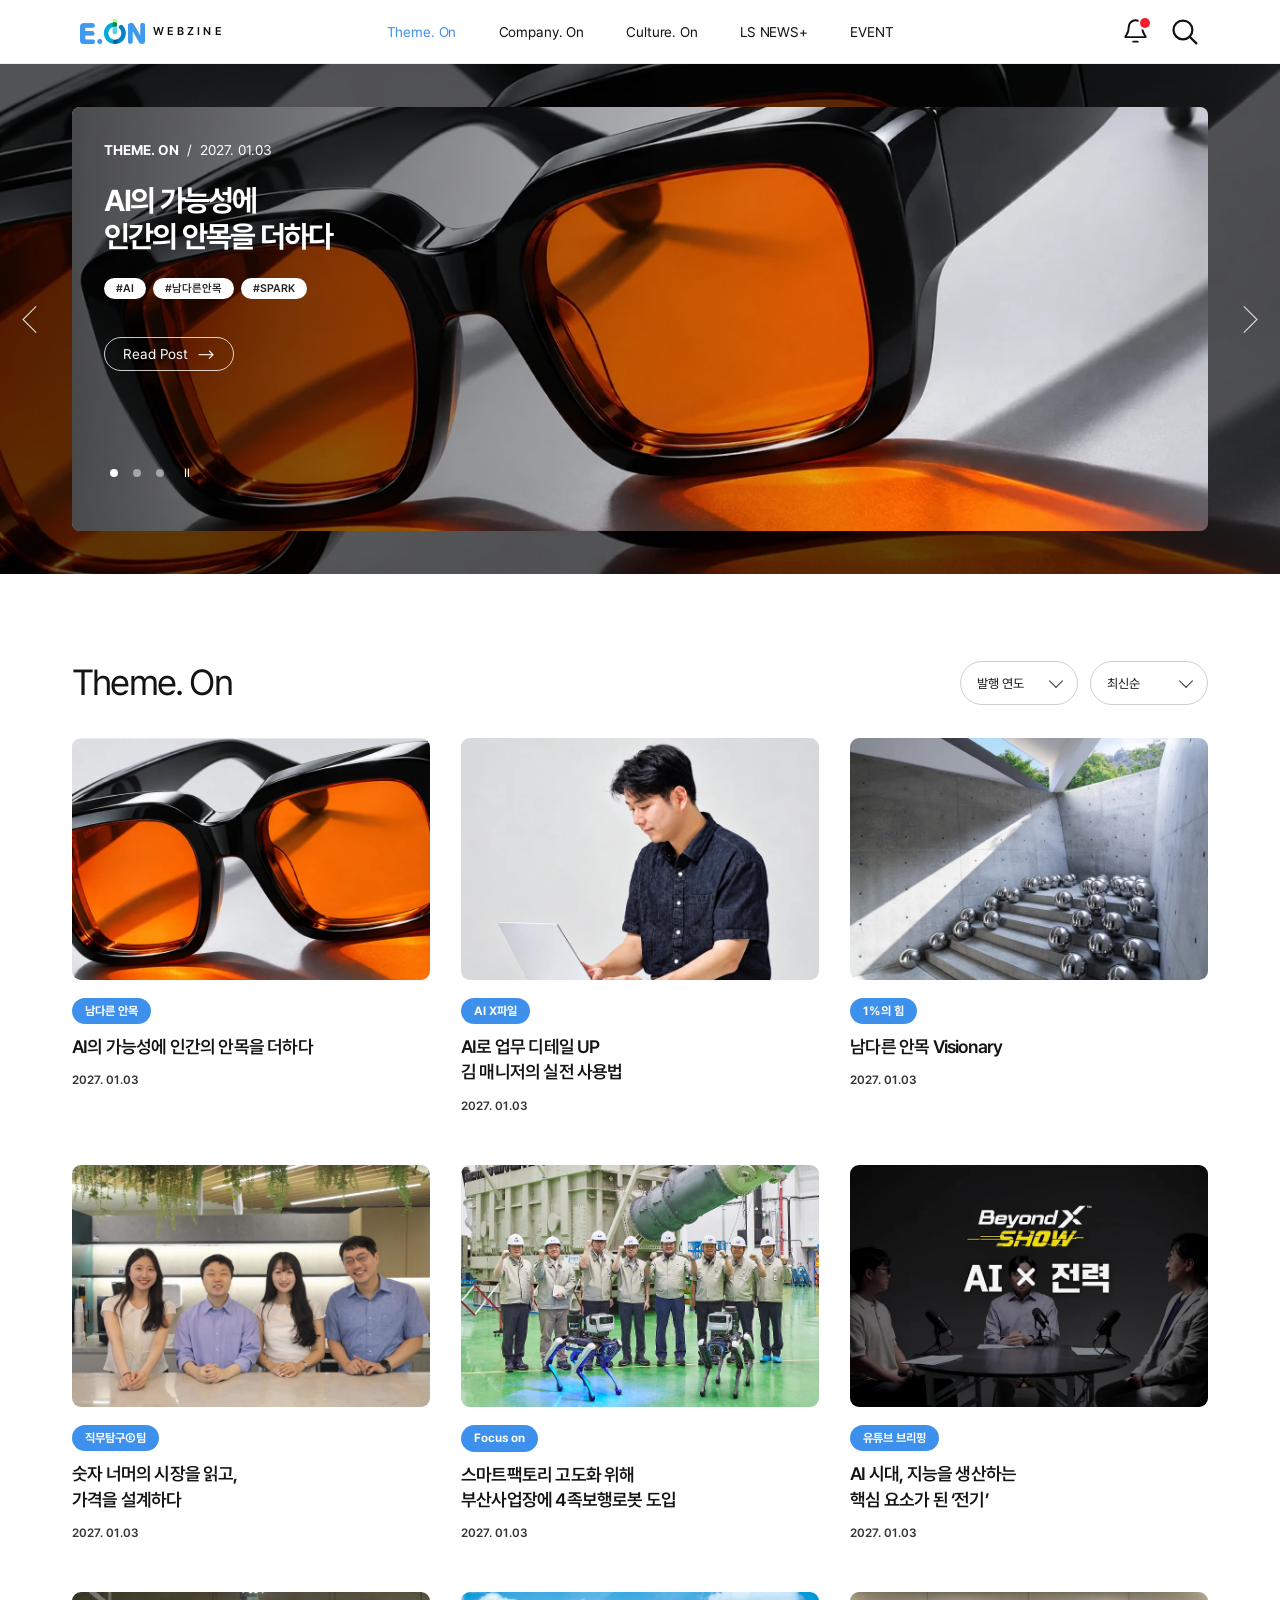
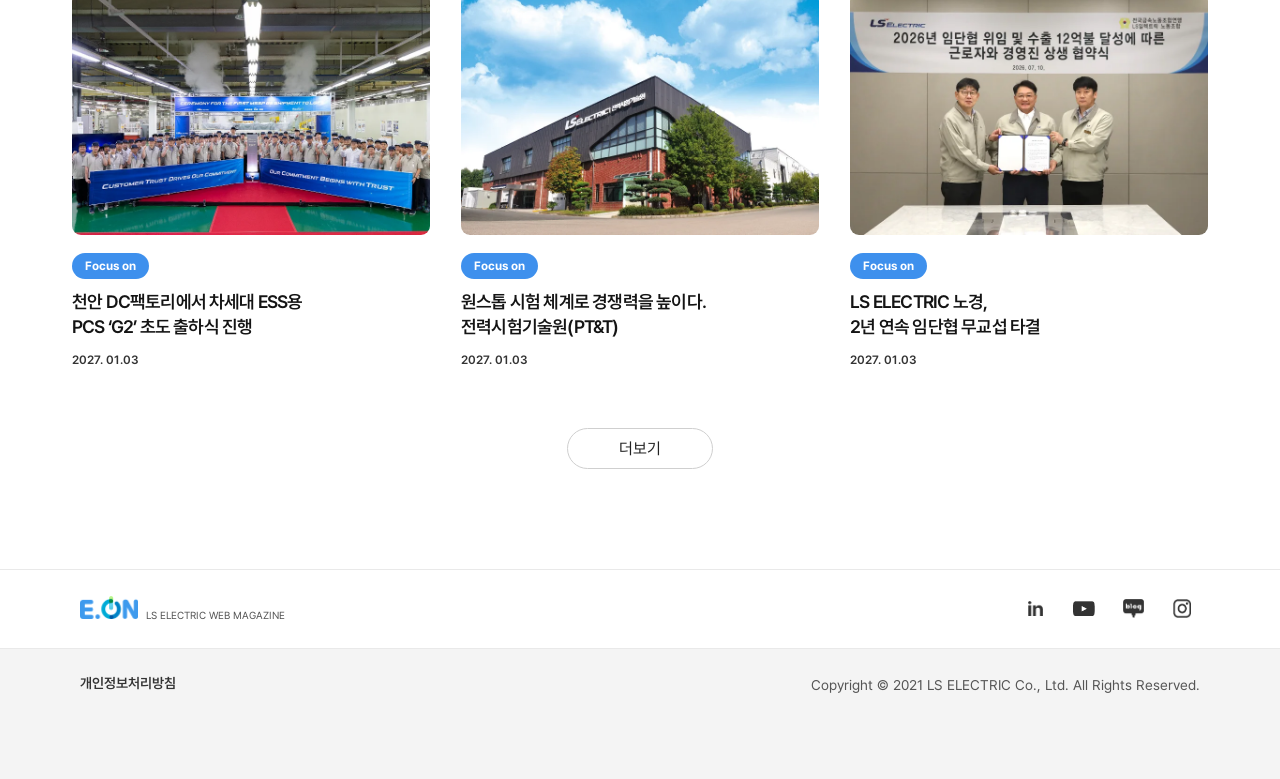
<file: arc1.html>
<!doctype html>
<html lang="ko">
  <head>
    <meta charset="UTF-8" />
    <meta name="viewport" content="width=device-width, initial-scale=1.0" />
    <link rel="canonical" href="./arc.html" />
    <title>Theme. On 목차 | E.ON WEBZINE</title>
    <script>
      window.location.replace("./arc.html" + window.location.search + window.location.hash);
    </script>
    <noscript><meta http-equiv="refresh" content="0; url=./arc.html" /></noscript>
  </head>
  <body>
    <a href="./arc.html">Theme. On 목차로 이동</a>
  </body>
</html>
</file>
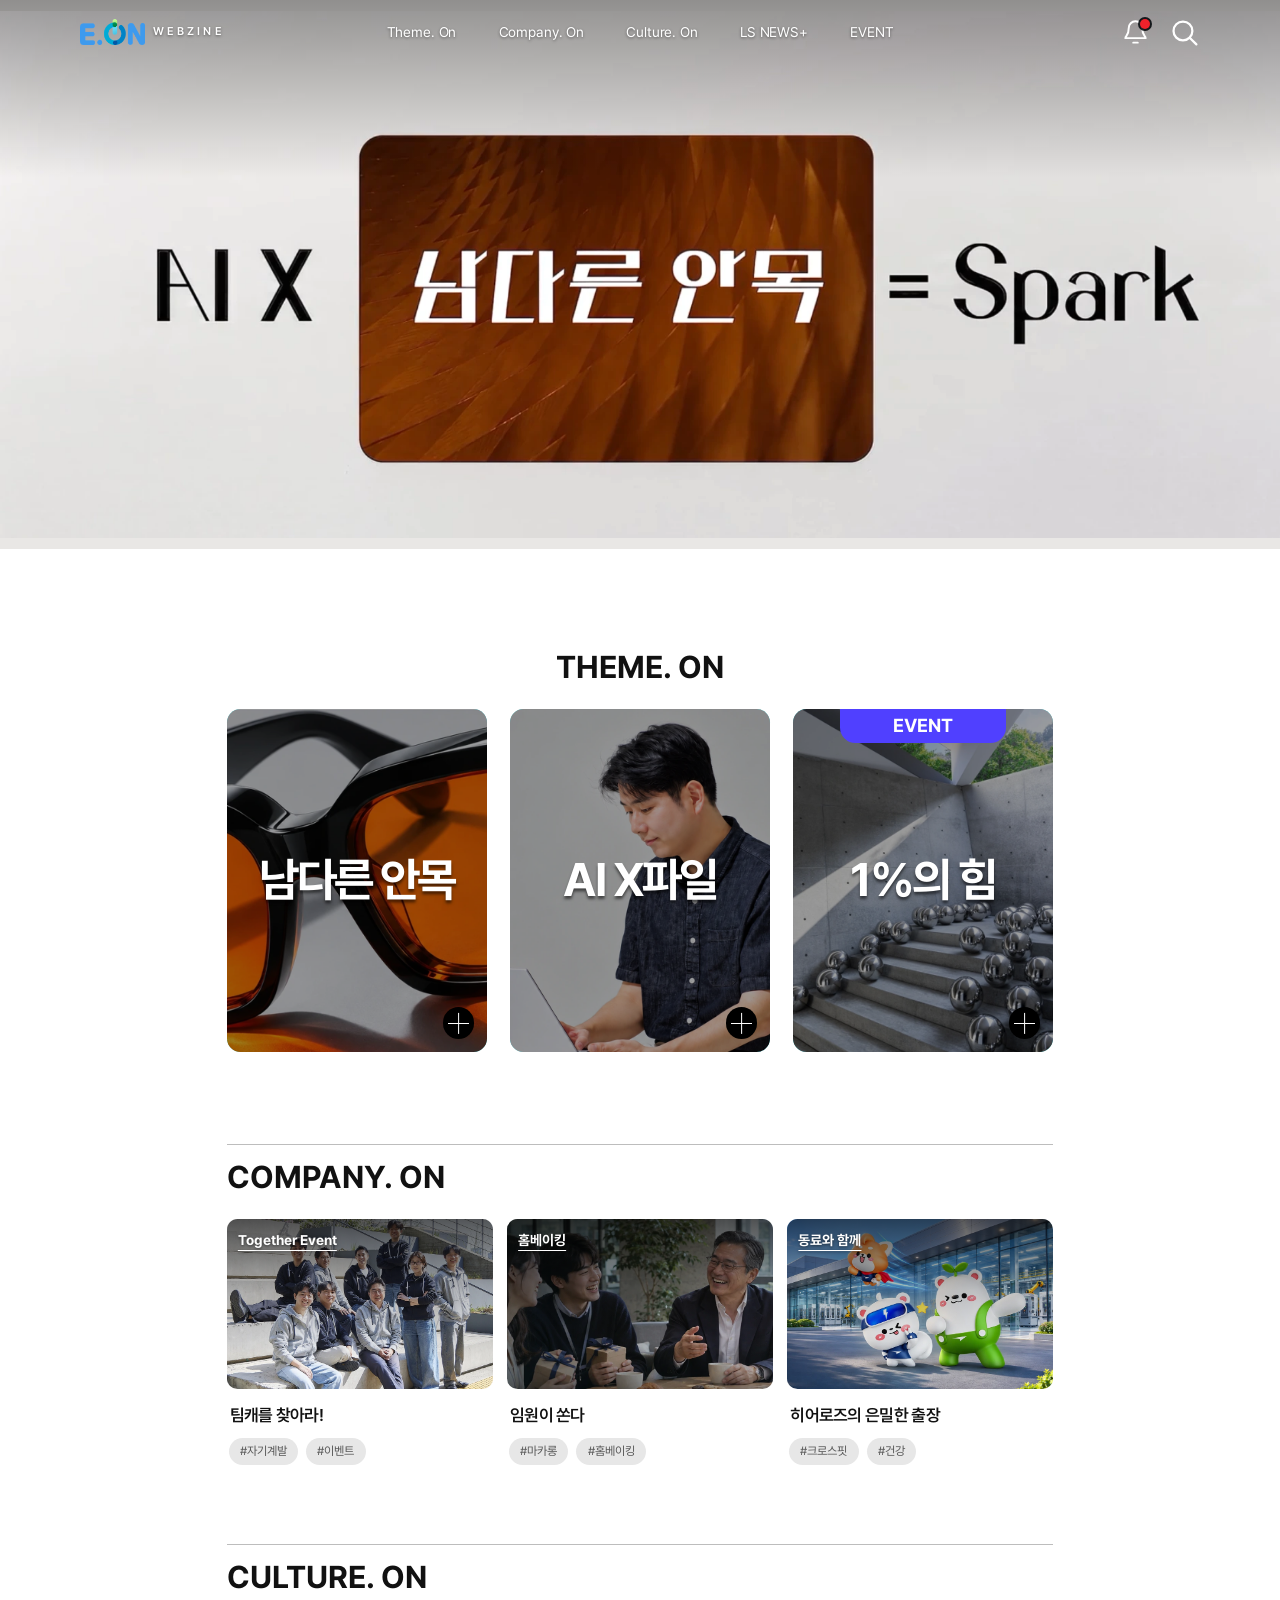
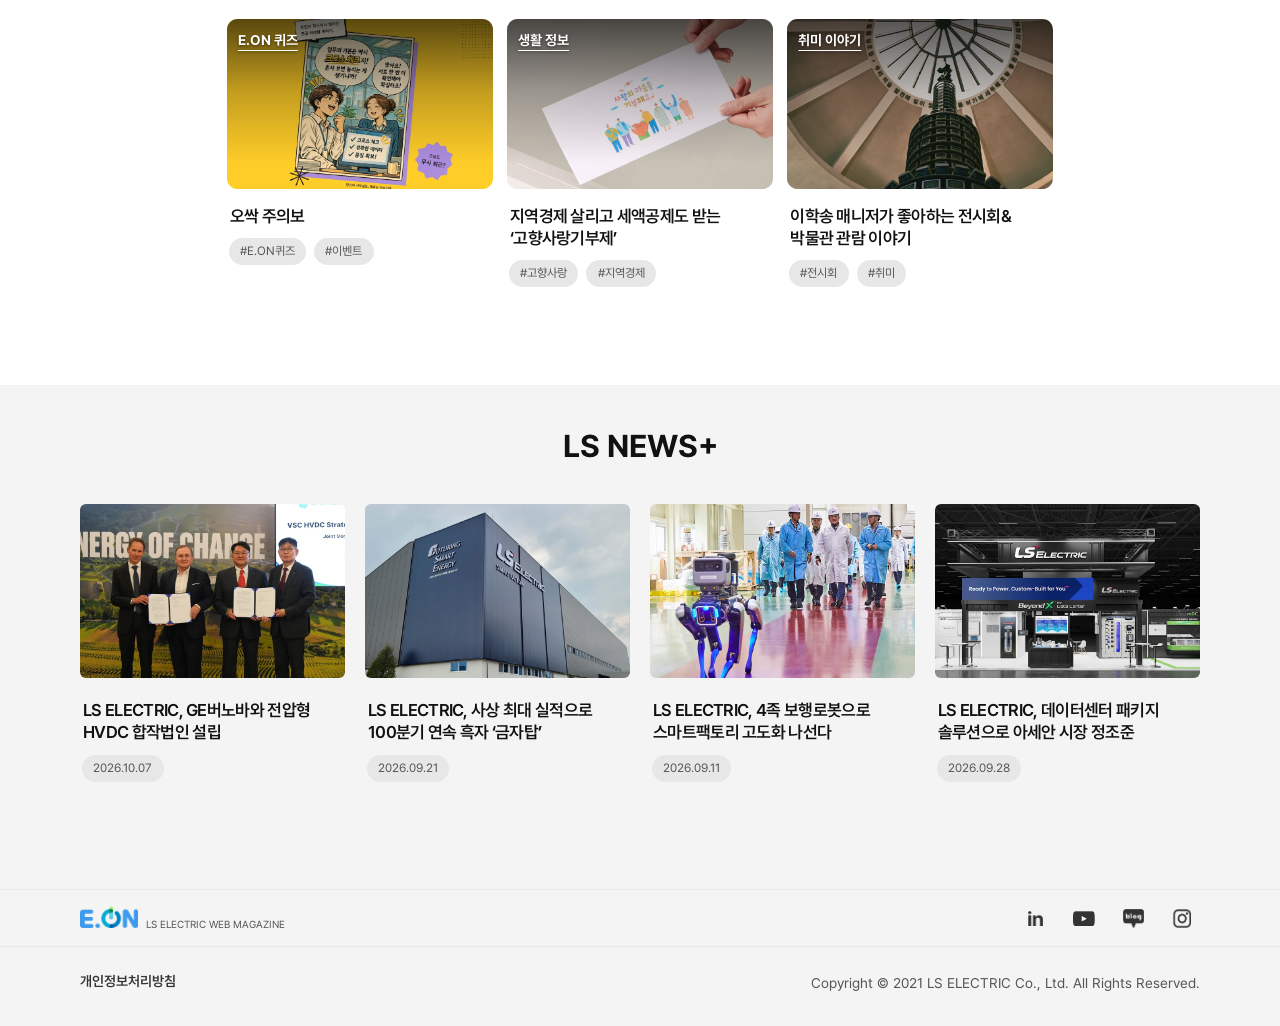
<file: main2.html>
<!doctype html>
<html lang="ko">
  <head>
    <meta charset="UTF-8" />
    <meta name="viewport" content="width=device-width, initial-scale=1.0" />
    <meta name="theme-color" content="#f4f4f4" />
    <meta name="description" content="LS ELECTRIC E.ON 웹진, AI × 남다른 안목 = Spark" />
    <title>E.ON WEBZINE | AI × 남다른 안목 = Spark</title>
    <link rel="icon" href="./assets/eon-logo.png" type="image/png" />
    <link rel="stylesheet" href="./css/style.css" />
    <link rel="stylesheet" href="./css/main2.css" />
    <script src="./js/header.js" defer></script>
    <script src="./js/main2.js" defer></script>
  </head>
  <body class="main2-page">
    <header class="site-header" data-header>
      <a class="brand" href="./index.html" aria-label="E.ON 웹진 메인 1로 이동">
        <img src="./assets/eon-logo.png" alt="" width="480" height="186" />
        <span lang="en">WEBZINE</span>
      </a>
      <button class="menu-toggle" type="button" aria-label="메뉴 열기" aria-controls="primary-navigation" aria-expanded="false" data-menu-toggle>
        <span></span>
        <span></span>
      </button>
      <nav class="primary-nav" id="primary-navigation" aria-label="주요 메뉴" data-menu>
        <a href="./arc.html">Theme. On</a>
        <a href="#company">Company. On</a>
        <a href="#culture">Culture. On</a>
        <a href="#news">LS NEWS+</a>
        <a href="#event-popup" aria-haspopup="dialog" aria-controls="event-popup" data-event-open>EVENT</a>
      </nav>
      <div class="header-actions">
        <a class="icon-button notification-button" href="#news" aria-label="새 소식 보기">
          <svg viewBox="0 0 24 24" aria-hidden="true">
            <path d="M18 8a6 6 0 0 0-12 0c0 7-3 7-3 9h18c0-2-3-2-3-9M10 21h4" />
          </svg>
          <span class="notification-dot" aria-hidden="true"></span>
        </a>
        <button class="icon-button search-button" type="button" aria-label="검색" disabled>
          <svg viewBox="0 0 24 24" aria-hidden="true">
            <circle cx="10.8" cy="10.8" r="7.3" />
            <path d="m16.2 16.2 5 5" />
          </svg>
        </button>
      </div>
    </header>

    <dialog class="event-dialog" id="event-popup" aria-labelledby="event-popup-title" data-event-popup>
      <div class="event-drawer">
        <div class="event-panel">
          <h2 class="visually-hidden" id="event-popup-title">AI 동료 밸런스</h2>
          <img class="event-panel__image" src="./assets/event-preview.png" width="1593" height="1622" alt="AI에게 말할 때, 나는? 반말파 대 존댓말파. 시안에 표시된 결과는 47% 대 53%이며 참여 인원은 1,286명입니다." />
          <button class="event-panel__close" type="button" aria-label="이벤트 닫기" data-event-close autofocus></button>
        </div>
        <button class="event-tab" type="button" aria-label="이벤트 닫기" data-event-close><span>EVENT</span></button>
      </div>
    </dialog>

    <main>
      <section class="main2-hero" id="hero" aria-labelledby="main2-heading">
        <h1 class="visually-hidden" id="main2-heading">AI × 남다른 안목 = Spark</h1>
        <video class="main2-hero__art" width="1680" height="720" poster="./assets/main2/hero.webp" muted loop playsinline preload="metadata" aria-hidden="true">
          <source src="./assets/main2/hero.mp4" type="video/mp4" />
        </video>
      </section>
      <section class="main2-special" id="theme" aria-labelledby="main2-theme-heading">
        <h2 id="main2-theme-heading" lang="en">THEME. ON</h2>
        <div class="main2-special__grid">
          <a class="main2-special__card" href="./sub1.html" aria-labelledby="main2-theme-1" aria-describedby="main2-theme-copy-1">
            <img class="main2-special__photo" src="./assets/main2/theme-discerning.webp" width="680" height="897" alt="주황색 렌즈가 들어간 검은 안경" loading="lazy" />
            <h3 class="main2-special__title" id="main2-theme-1">남다른 안목</h3>
            <div class="main2-special__detail" id="main2-theme-copy-1">
              <span class="main2-special__category" aria-hidden="true">남다른 안목</span>
              <p>AI의 가능성에<br />인간의 안목을 더하다</p>
              <p>경험과 판단이 만드는<br />한 끗의 차이</p>
            </div>
            <span class="main2-special__more" aria-hidden="true"></span>
          </a>
          <a class="main2-special__card" href="./sub2.html" aria-labelledby="main2-theme-2" aria-describedby="main2-theme-copy-2">
            <img class="main2-special__photo" src="./assets/main2/theme-ai.webp" width="680" height="897" alt="노트북을 보는 구성원" loading="lazy" />
            <h3 class="main2-special__title" id="main2-theme-2">AI X파일</h3>
            <div class="main2-special__detail" id="main2-theme-copy-2">
              <span class="main2-special__category" aria-hidden="true">AI X파일</span>
              <p>AI로<br />업무 디테일 UP</p>
              <p>김 매니저의<br />실전 사용법</p>
            </div>
            <span class="main2-special__more" aria-hidden="true"></span>
          </a>
          <a class="main2-special__card" href="./sub3.html" aria-labelledby="main2-theme-3" aria-describedby="main2-theme-copy-3">
            <img class="main2-special__photo" src="./assets/main2/theme-perspective.webp" width="680" height="897" alt="빛이 비치는 계단 위의 금속 구체" loading="lazy" />
            <span class="main2-special__event">EVENT</span>
            <h3 class="main2-special__title" id="main2-theme-3">1%의 힘</h3>
            <div class="main2-special__detail" id="main2-theme-copy-3">
              <span class="main2-special__category" aria-hidden="true">1%의 힘</span>
              <p>남다른 안목<br />Visionary</p>
              <p>익숙한 일상에서<br />새로운 가치를 발견하다</p>
            </div>
            <span class="main2-special__more" aria-hidden="true"></span>
          </a>
        </div>
      </section>

      <section class="main2-stories" id="company" aria-labelledby="main2-company-heading">
        <h2 id="main2-company-heading" lang="en">COMPANY. ON</h2>
        <div class="main2-stories__grid">
          <a class="main2-story" href="./sub4.html">
            <div class="main2-story__thumbnail">
              <img src="./assets/main2/company-team.webp" width="850" height="543" alt="야외 계단에 모인 LS ELECTRIC 팀원들" loading="lazy" />
              <span class="main2-story__category">Together Event</span>
            </div>
            <h3>팀캐를 찾아라!</h3>
            <div class="main2-story__tags"><span>#자기계발</span><span>#이벤트</span></div>
          </a>
          <a class="main2-story" href="./sub5.html">
            <div class="main2-story__thumbnail">
              <img src="./assets/main2/company-leader.webp" width="850" height="543" alt="간식을 앞에 두고 이야기를 나누는 동료와 임원" loading="lazy" />
              <span class="main2-story__category">홈베이킹</span>
            </div>
            <h3>임원이 쏜다</h3>
            <div class="main2-story__tags"><span>#마카롱</span><span>#홈베이킹</span></div>
          </a>
          <a class="main2-story" href="./sub6.html">
            <div class="main2-story__thumbnail">
              <img src="./assets/main2/company-heroes.webp" width="850" height="543" alt="공장 앞에 모인 LS 히어로즈 마스코트" loading="lazy" />
              <span class="main2-story__category">동료와 함께</span>
            </div>
            <h3>히어로즈의 은밀한 출장</h3>
            <div class="main2-story__tags"><span>#크로스핏</span><span>#건강</span></div>
          </a>
        </div>
      </section>

      <section class="main2-stories main2-stories--culture" id="culture" aria-labelledby="main2-culture-heading">
        <h2 id="main2-culture-heading" lang="en">CULTURE. ON</h2>
        <div class="main2-stories__grid">
          <a class="main2-story" href="./sub7.html">
            <div class="main2-story__thumbnail">
              <img src="./assets/company-comic.webp" width="808" height="569" alt="노란 배경에 배치한 크로스 체크 만화" loading="lazy" />
              <span class="main2-story__category">E.ON 퀴즈</span>
            </div>
            <h3>오싹 주의보</h3>
            <div class="main2-story__tags"><span>#E.ON퀴즈</span><span>#이벤트</span></div>
          </a>
          <article class="main2-story">
            <div class="main2-story__thumbnail">
              <img src="./assets/main2/culture-donation.webp" width="850" height="543" alt="고향사랑기부제 안내 카드를 건네는 손" loading="lazy" />
              <span class="main2-story__category">생활 정보</span>
            </div>
            <h3>지역경제 살리고 세액공제도 받는 ‘고향사랑기부제’</h3>
            <div class="main2-story__tags"><span>#고향사랑</span><span>#지역경제</span></div>
          </article>
          <article class="main2-story">
            <div class="main2-story__thumbnail">
              <img src="./assets/main2/culture-museum.webp" width="850" height="543" alt="원형 천장 아래로 보이는 전시 작품" loading="lazy" />
              <span class="main2-story__category">취미 이야기</span>
            </div>
            <h3>이학송 매니저가 좋아하는 전시회&amp;박물관 관람 이야기</h3>
            <div class="main2-story__tags"><span>#전시회</span><span>#취미</span></div>
          </article>
        </div>
      </section>

      <section class="main2-news" id="news" aria-labelledby="main2-news-heading">
        <h2 id="main2-news-heading" lang="en">LS NEWS+</h2>
        <div class="main2-news__grid">
          <article class="main2-story">
            <div class="main2-story__thumbnail main2-news__thumbnail">
              <img src="./assets/main2/news-hvdc.webp" width="850" height="556" alt="LS ELECTRIC과 GE버노바의 합작법인 설립 협약식" loading="lazy" />
            </div>
            <h3>LS ELECTRIC, GE버노바와 전압형 HVDC 합작법인 설립</h3>
            <div class="main2-story__tags"><time datetime="2026-10-07">2026.10.07</time></div>
          </article>
          <article class="main2-story">
            <div class="main2-story__thumbnail main2-news__thumbnail">
              <img src="./assets/main2/news-results.webp" width="850" height="556" alt="LS ELECTRIC 스마트팩토리 외관" loading="lazy" />
            </div>
            <h3>LS ELECTRIC, 사상 최대 실적으로 100분기 연속 흑자 ‘금자탑’</h3>
            <div class="main2-story__tags"><time datetime="2026-09-21">2026.09.21</time></div>
          </article>
          <article class="main2-story">
            <div class="main2-story__thumbnail main2-news__thumbnail">
              <img src="./assets/main2/news-robot.webp" width="850" height="556" alt="공장 현장을 점검하는 4족 보행로봇과 구성원들" loading="lazy" />
            </div>
            <h3>LS ELECTRIC, 4족 보행로봇으로 스마트팩토리 고도화 나선다</h3>
            <div class="main2-story__tags"><time datetime="2026-09-11">2026.09.11</time></div>
          </article>
          <article class="main2-story">
            <div class="main2-story__thumbnail main2-news__thumbnail">
              <img src="./assets/main2/news-datacenter.webp" width="850" height="556" alt="LS ELECTRIC 데이터센터 솔루션 전시 부스" loading="lazy" />
            </div>
            <h3>LS ELECTRIC, 데이터센터 패키지 솔루션으로 아세안 시장 정조준</h3>
            <div class="main2-story__tags"><time datetime="2026-09-28">2026.09.28</time></div>
          </article>
        </div>
      </section>
    </main>

    <a class="back-to-top main2-top" href="#hero" aria-label="맨 위로 이동" data-main2-top hidden>
      <svg viewBox="0 0 24 24" aria-hidden="true"><path d="M12 21V3m-8 8 8-8 8 8" /></svg>
      <span>TOP</span>
    </a>

    <footer class="site-footer" data-footer>
      <div class="site-footer__top">
        <div class="site-footer__inner site-footer__top-inner">
          <a class="site-footer__brand" href="#hero" aria-label="E.ON 웹진 홈">
            <img src="./assets/eon-logo.png" alt="" width="480" height="186" />
            <span lang="en">LS ELECTRIC WEB MAGAZINE</span>
          </a>
          <nav class="site-footer__socials" aria-label="LS ELECTRIC 소셜 미디어">
            <a href="https://www.linkedin.com/company/lselectric/" aria-label="LS ELECTRIC 링크드인"><img src="./assets/icon-linkedin.png" alt="" width="32" height="33" /></a>
            <a href="https://www.youtube.com/@LSELECTRIC" aria-label="LS ELECTRIC 유튜브"><img src="./assets/icon-youtube.png" alt="" width="41" height="28" /></a>
            <a href="https://blog.naver.com/ls-electric" aria-label="LS ELECTRIC 블로그"><img src="./assets/icon-blog.png" alt="" width="43" height="40" /></a>
            <a href="https://www.instagram.com/lselectric_global/" aria-label="LS ELECTRIC 인스타그램"><img src="./assets/icon-instagram.png" alt="" width="43" height="44" /></a>
          </nav>
        </div>
      </div>
      <div class="site-footer__bottom">
        <div class="site-footer__inner site-footer__bottom-inner">
          <a class="site-footer__privacy" href="https://www.ls-electric.com/ko/etc/privacy">개인정보처리방침</a>
          <p class="site-footer__copyright" lang="en">Copyright © 2021 LS ELECTRIC Co., Ltd. All Rights Reserved.</p>
        </div>
      </div>
    </footer>
  </body>
</html>
</file>
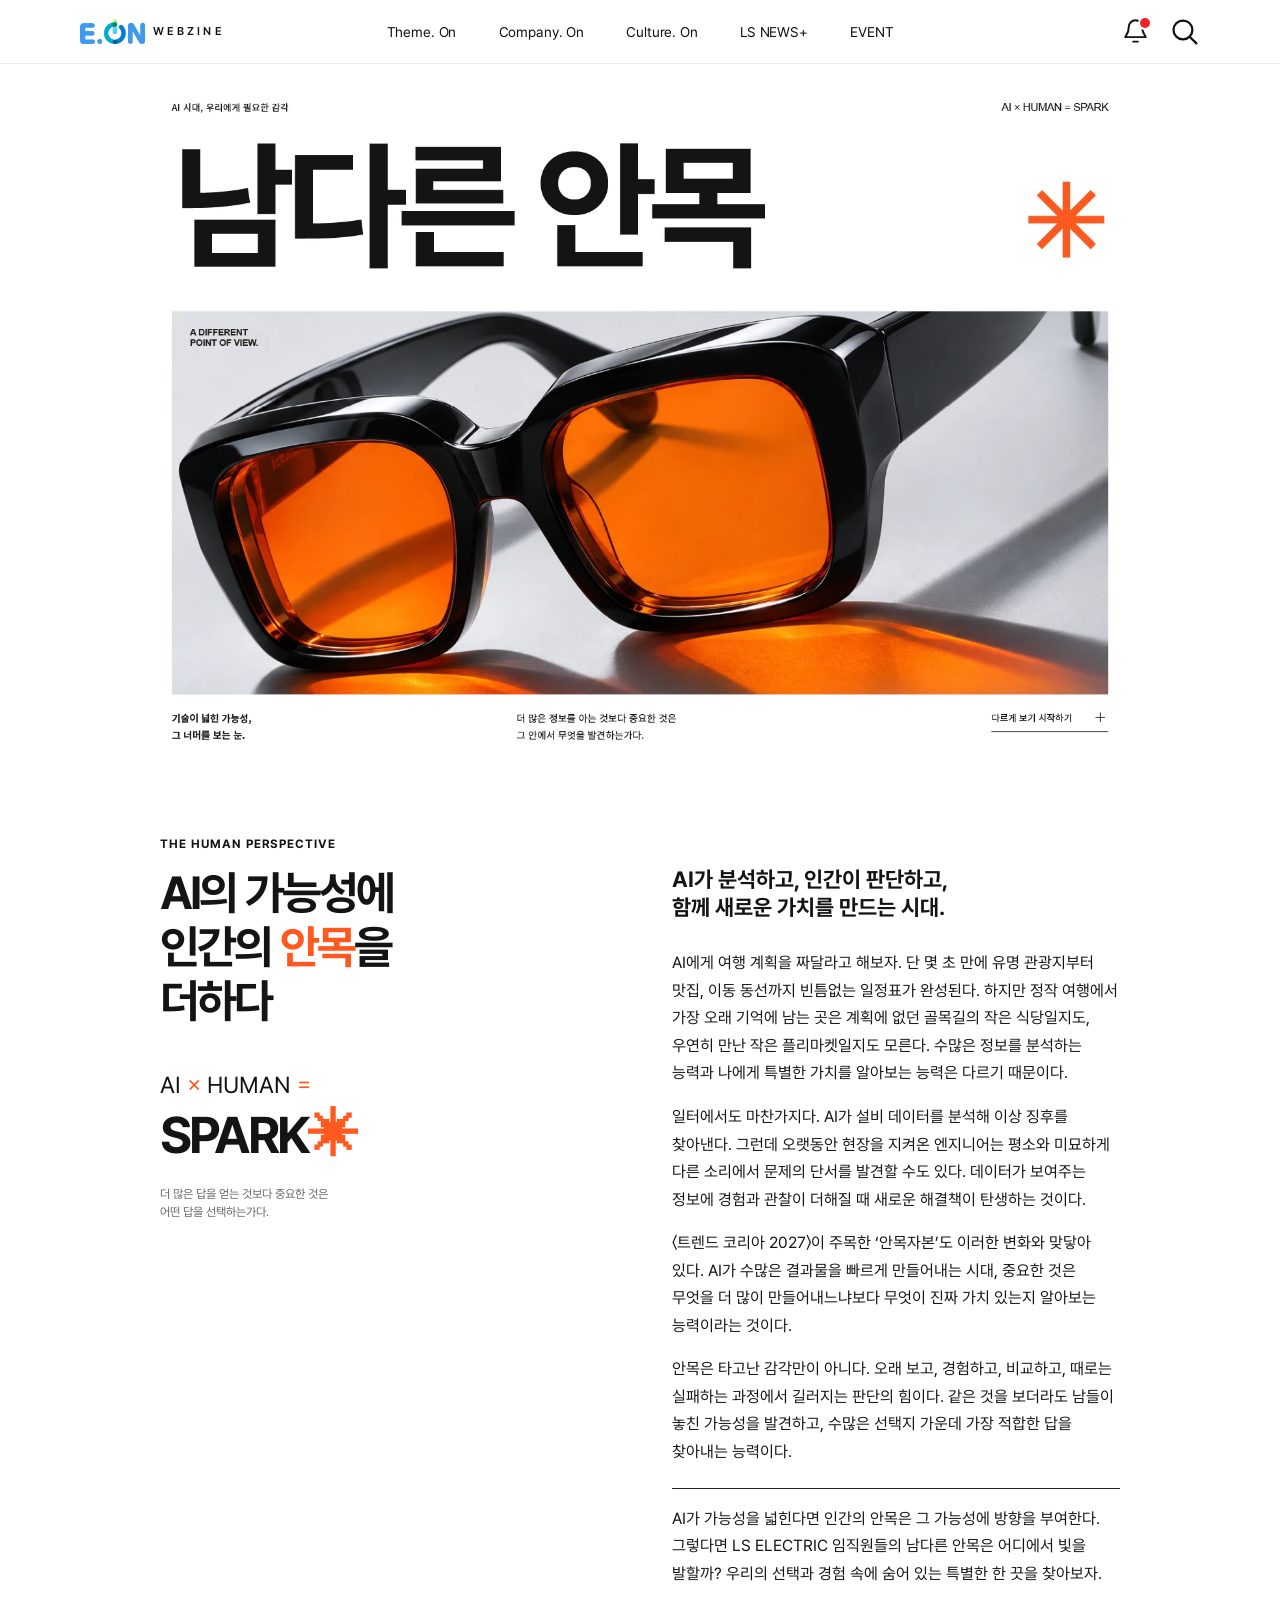
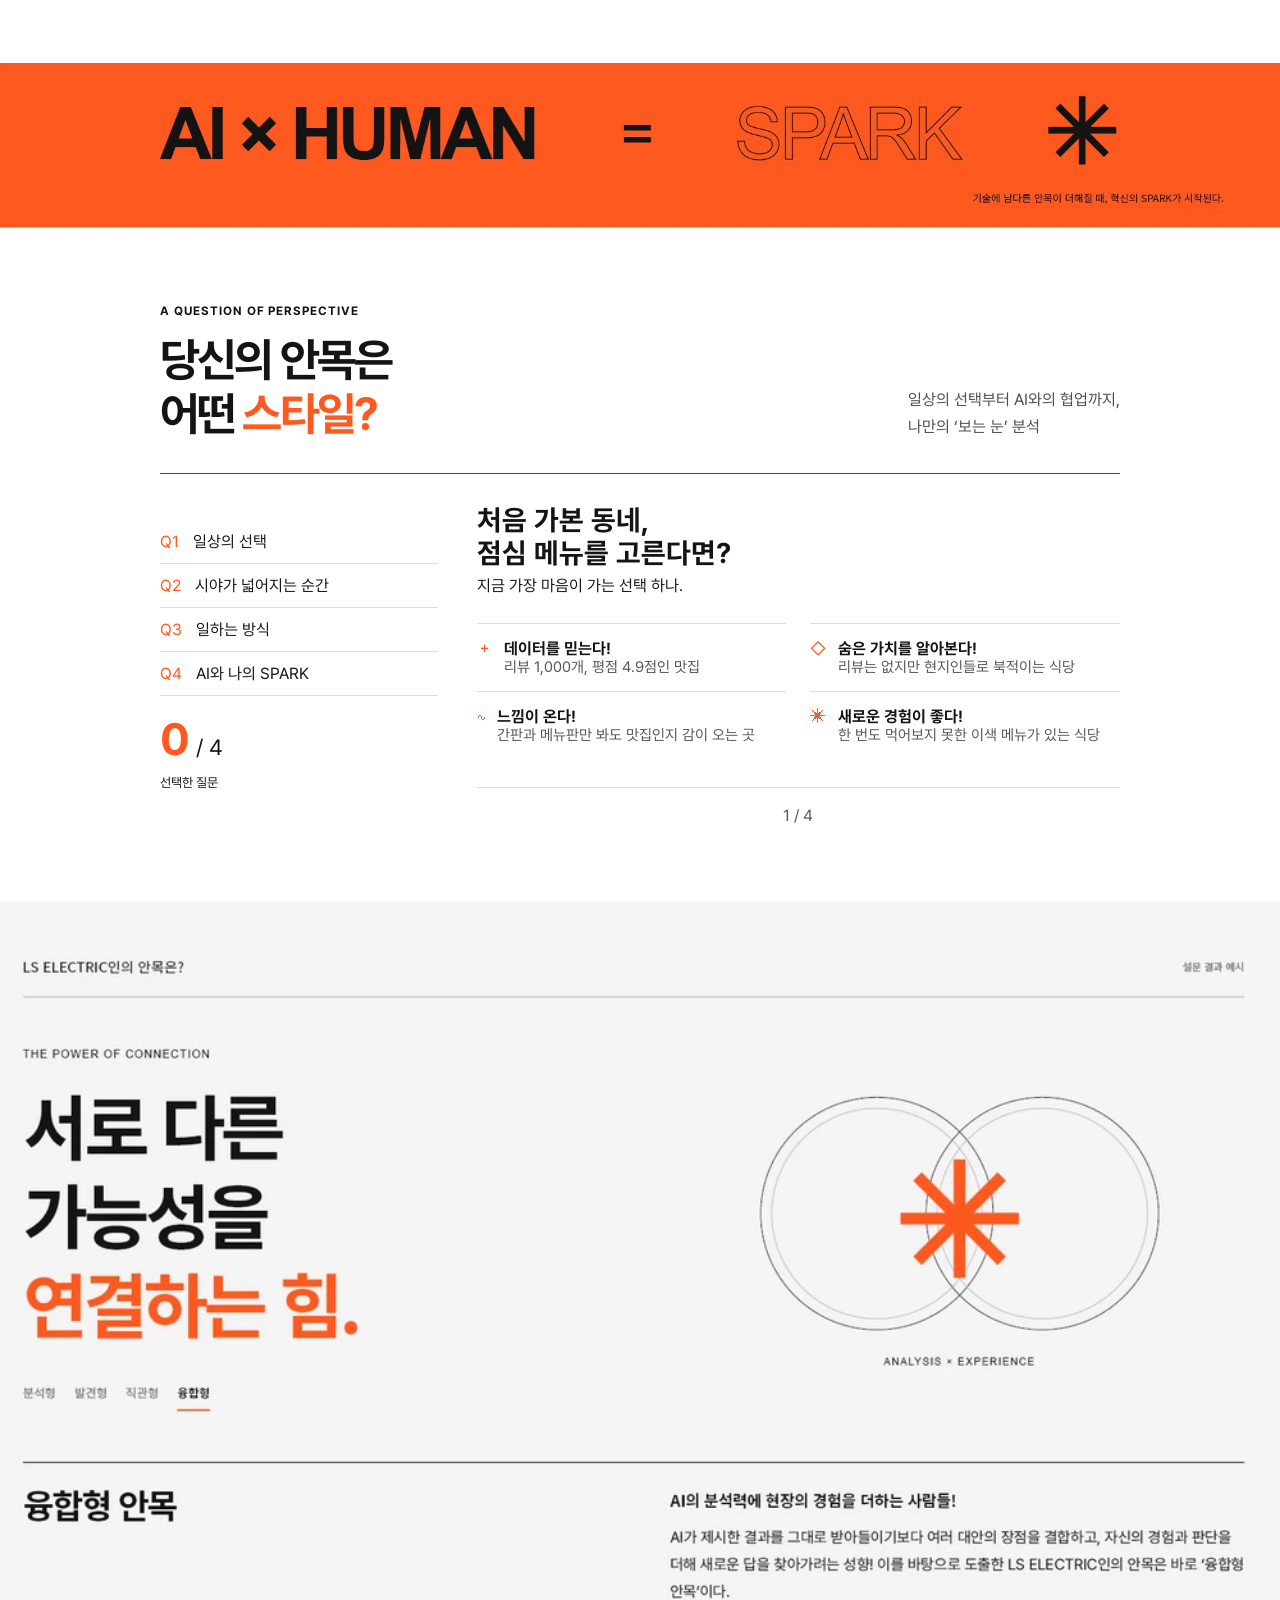
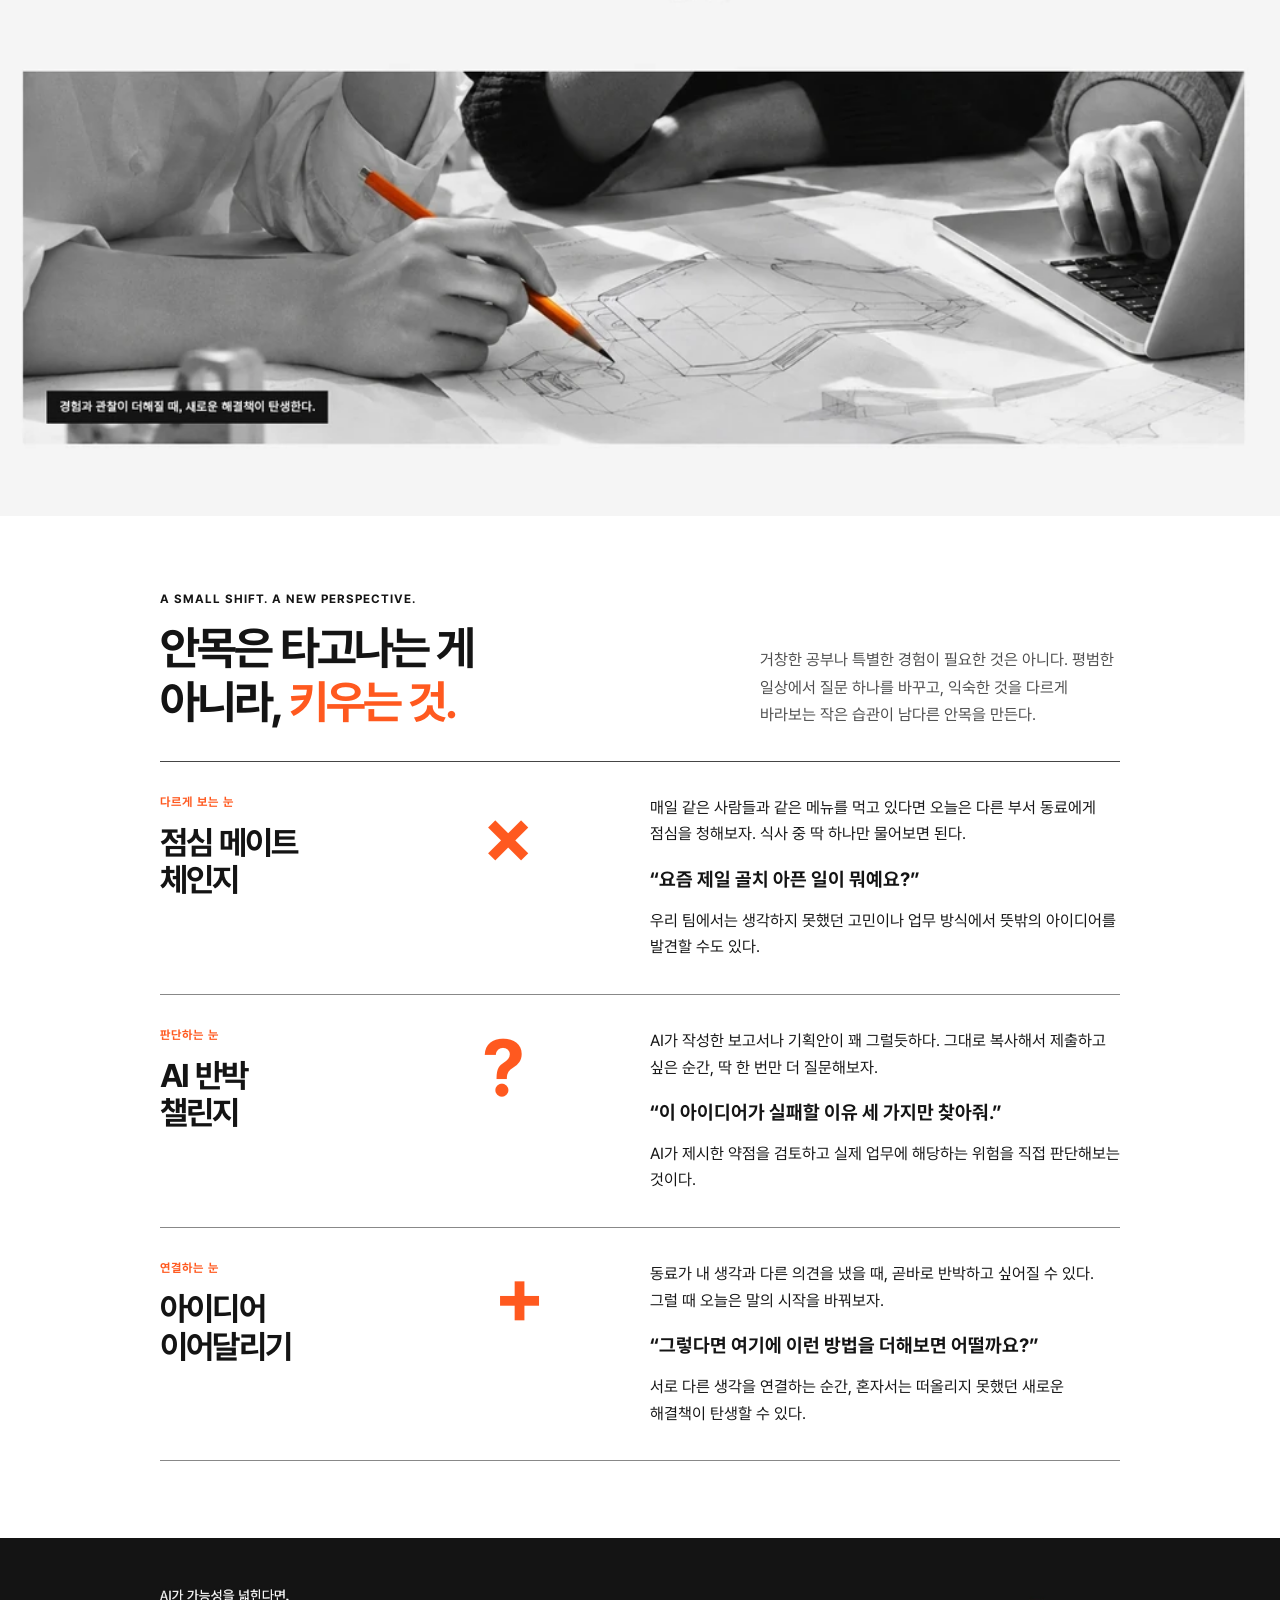
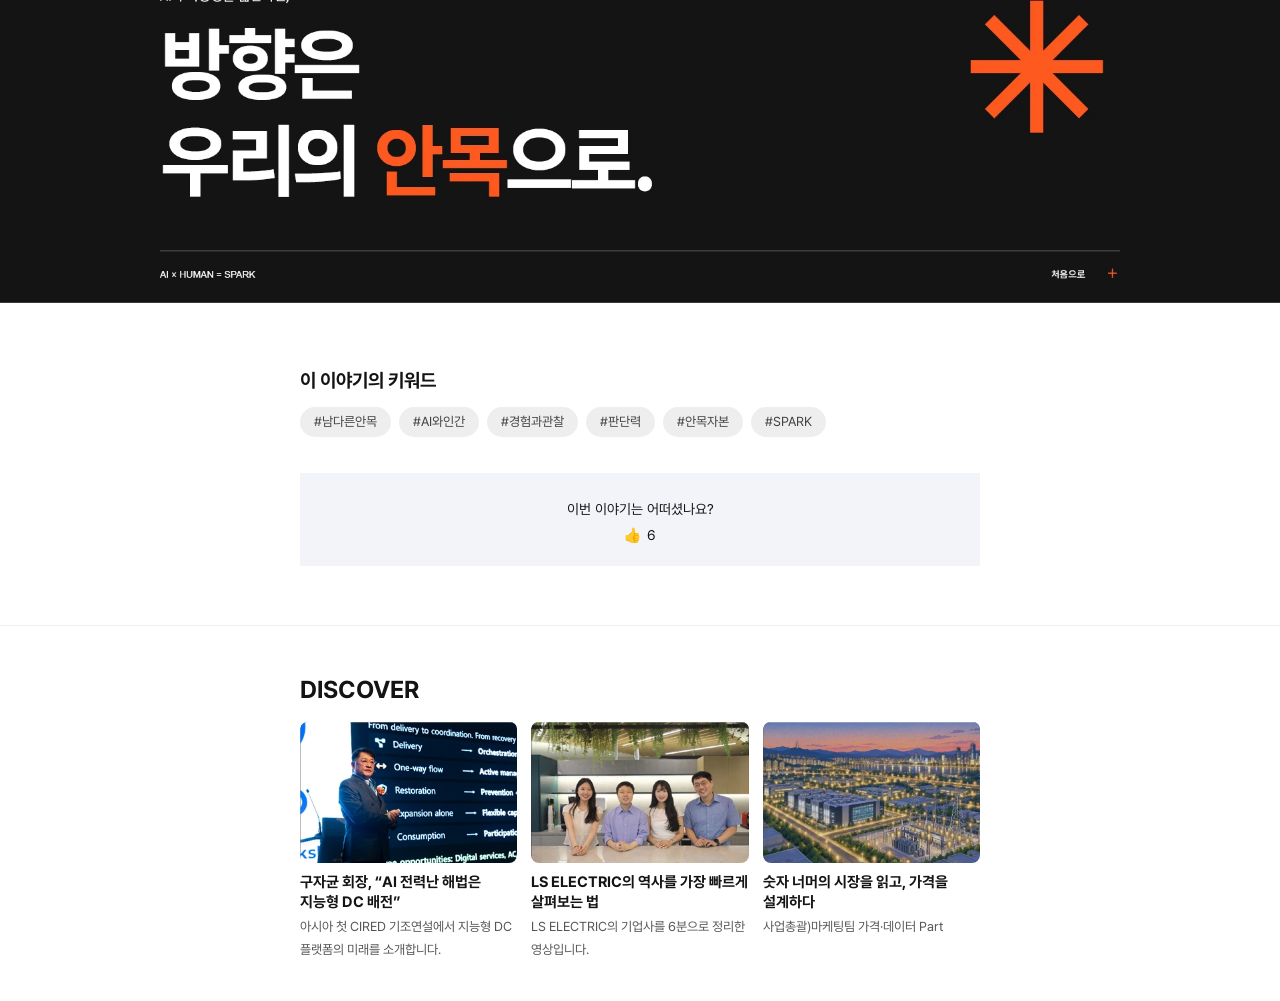
<file: sub1.html>
<!doctype html>
<html lang="ko">
  <head>
    <meta charset="UTF-8" />
    <meta name="viewport" content="width=device-width, initial-scale=1.0" />
    <meta name="description" content="남다른 안목 · LS ELECTRIC E.ON 웹진" />
    <title>남다른 안목 | E.ON WEBZINE</title>
    <link rel="icon" href="./assets/eon-logo.png" type="image/png" />
    <link rel="stylesheet" href="./css/style.css" />
    <link rel="stylesheet" href="./css/articles.css" />
    <script src="./js/header.js" defer></script>
  </head>
  <body class="article-page article-page--1">
    <header class="site-header is-light" data-header>
      <a class="brand" href="./main2.html" aria-label="E.ON 웹진 메인 2로 이동">
        <img src="./assets/eon-logo.png" alt="" width="480" height="186" />
        <span lang="en">WEBZINE</span>
      </a>
      <button class="menu-toggle" type="button" aria-label="메뉴 열기" aria-controls="primary-navigation" aria-expanded="false" data-menu-toggle>
        <span></span>
        <span></span>
      </button>
      <nav class="primary-nav" id="primary-navigation" aria-label="주요 메뉴" data-menu>
        <a href="./arc.html">Theme. On</a>
        <a href="./main2.html#company">Company. On</a>
        <a href="./main2.html#culture">Culture. On</a>
        <a href="./main2.html#news">LS NEWS+</a>
        <a href="#event-popup" aria-haspopup="dialog" aria-controls="event-popup" data-event-open>EVENT</a>
      </nav>
      <div class="header-actions">
        <a class="icon-button notification-button" href="./main2.html#news" aria-label="새 소식 보기">
          <svg viewBox="0 0 24 24" aria-hidden="true">
            <path d="M18 8a6 6 0 0 0-12 0c0 7-3 7-3 9h18c0-2-3-2-3-9M10 21h4" />
          </svg>
          <span class="notification-dot" aria-hidden="true"></span>
        </a>
        <button class="icon-button search-button" type="button" aria-label="검색" disabled>
          <svg viewBox="0 0 24 24" aria-hidden="true">
            <circle cx="10.8" cy="10.8" r="7.3" />
            <path d="m16.2 16.2 5 5" />
          </svg>
        </button>
      </div>
    </header>

    <dialog class="event-dialog" id="event-popup" aria-labelledby="event-popup-title" data-event-popup>
      <div class="event-drawer">
        <div class="event-panel">
          <h2 class="visually-hidden" id="event-popup-title">AI 동료 밸런스</h2>
          <img class="event-panel__image" src="./assets/event-preview.png" width="1593" height="1622" alt="AI에게 말할 때, 나는? 반말파 대 존댓말파. 시안에 표시된 결과는 47% 대 53%이며 참여 인원은 1,286명입니다." />
          <button class="event-panel__close" type="button" aria-label="이벤트 닫기" data-event-close autofocus></button>
        </div>
        <button class="event-tab" type="button" aria-label="이벤트 닫기" data-event-close><span>EVENT</span></button>
      </div>
    </dialog>

    <main id="article-top">
      <article aria-labelledby="article-title">
        <section class="article-hero article-hero--editorial article-wide">
          <div class="article-hero__image">
            <img src="./assets/articles/sub1/hero.webp" width="1476" height="1045" alt="" fetchpriority="high" />
          </div>
          <div class="article-hero__inner">
            <div class="article-hero__eyebrow"><span>남다른 안목</span><span>Theme. On</span></div>
            <h1 id="article-title">남다른 안목</h1>
          </div>
        </section>

        <section class="spark-intro article-split article-wide">
          <div class="spark-intro__headline">
            <p class="article-kicker">THE HUMAN PERSPECTIVE</p>
            <h2>AI의 가능성에<br />인간의 <em>안목</em>을<br />더하다</h2>
            <p class="spark-intro__formula">AI <em>×</em> HUMAN <em>=</em><br /><strong>SPARK<em>✳</em></strong></p>
            <p class="article-caption">더 많은 답을 얻는 것보다 중요한 것은<br />어떤 답을 선택하는가다.</p>
          </div>
          <div class="spark-intro__text">
            <h3>AI가 분석하고, 인간이 판단하고,<br />함께 새로운 가치를 만드는 시대.</h3>
            <p>AI에게 여행 계획을 짜달라고 해보자. 단 몇 초 만에 유명 관광지부터 맛집, 이동 동선까지 빈틈없는 일정표가 완성된다. 하지만 정작 여행에서 가장 오래 기억에 남는 곳은 계획에 없던 골목길의 작은 식당일지도, 우연히 만난 작은 플리마켓일지도 모른다. 수많은 정보를 분석하는 능력과 나에게 특별한 가치를 알아보는 능력은 다르기 때문이다.</p>
            <p>일터에서도 마찬가지다. AI가 설비 데이터를 분석해 이상 징후를 찾아낸다. 그런데 오랫동안 현장을 지켜온 엔지니어는 평소와 미묘하게 다른 소리에서 문제의 단서를 발견할 수도 있다. 데이터가 보여주는 정보에 경험과 관찰이 더해질 때 새로운 해결책이 탄생하는 것이다.</p>
            <p>〈트렌드 코리아 2027〉이 주목한 ‘안목자본’도 이러한 변화와 맞닿아 있다. AI가 수많은 결과물을 빠르게 만들어내는 시대, 중요한 것은 무엇을 더 많이 만들어내느냐보다 무엇이 진짜 가치 있는지 알아보는 능력이라는 것이다.</p>
            <p>안목은 타고난 감각만이 아니다. 오래 보고, 경험하고, 비교하고, 때로는 실패하는 과정에서 길러지는 판단의 힘이다. 같은 것을 보더라도 남들이 놓친 가능성을 발견하고, 수많은 선택지 가운데 가장 적합한 답을 찾아내는 능력이다.</p>
            <p class="spark-intro__closing">AI가 가능성을 넓힌다면 인간의 안목은 그 가능성에 방향을 부여한다. 그렇다면 LS ELECTRIC 임직원들의 남다른 안목은 어디에서 빛을 발할까? 우리의 선택과 경험 속에 숨어 있는 특별한 한 끗을 찾아보자.</p>
          </div>
        </section>

        <figure class="article-art">
          <img src="./assets/articles/sub1/spark-banner.webp" width="1920" height="247" alt="AI × HUMAN = SPARK. 기술에 남다른 안목이 더해질 때 혁신이 시작됩니다." loading="lazy" />
        </figure>

        <section class="spark-survey article-wide">
          <header class="article-split">
            <div class="spark-survey__head">
              <p class="article-kicker">A QUESTION OF PERSPECTIVE</p>
              <h2>당신의 안목은<br />어떤 <em>스타일?</em></h2>
            </div>
            <p>일상의 선택부터 AI와의 협업까지,<br />나만의 ‘보는 눈’ 분석</p>
          </header>
          <div class="spark-survey__layout">
            <aside><ol class="spark-survey__topics">
              <li><span>Q1</span> 일상의 선택</li>
              <li><span>Q2</span> 시야가 넓어지는 순간</li>
              <li><span>Q3</span> 일하는 방식</li>
              <li><span>Q4</span> AI와 나의 SPARK</li>
            </ol><p class="spark-survey__progress"><strong>0</strong> / 4<br /><small>선택한 질문</small></p></aside>
            <div><h3>처음 가본 동네,<br />점심 메뉴를 고른다면?</h3><p>지금 가장 마음이 가는 선택 하나.</p><ul class="spark-survey__choices">
              <li><span aria-hidden="true">＋</span><div><strong>데이터를 믿는다!</strong><p>리뷰 1,000개, 평점 4.9점인 맛집</p></div></li>
              <li><span aria-hidden="true">◇</span><div><strong>숨은 가치를 알아본다!</strong><p>리뷰는 없지만 현지인들로 북적이는 식당</p></div></li>
              <li><span aria-hidden="true">∿</span><div><strong>느낌이 온다!</strong><p>간판과 메뉴판만 봐도 맛집인지 감이 오는 곳</p></div></li>
              <li><span aria-hidden="true">✳</span><div><strong>새로운 경험이 좋다!</strong><p>한 번도 먹어보지 못한 이색 메뉴가 있는 식당</p></div></li>
            </ul><p class="spark-survey__page">1 / 4</p></div>
          </div>
        </section>

        <figure class="article-art spark-result">
          <picture>
            <source media="(max-width: 700px)" srcset="./assets/articles/sub1/perspectives-mobile.webp" />
            <img src="./assets/articles/sub1/perspectives.webp" width="1920" height="1432" alt="서로 다른 가능성을 연결하는 힘을 표현한 두 개의 원" loading="lazy" />
          </picture>
          <div class="article-transcript">
            <h3>융합형 안목</h3>
            <p>AI의 분석력에 현장의 경험을 더하는 사람들!</p>
            <p>AI가 제시한 결과를 그대로 받아들이기보다 여러 대안의 장점을 결합하고, 자신의 경험과 판단을 더해 새로운 답을 찾아가려는 성향! 이를 바탕으로 도출한 LS ELECTRIC인의 안목은 바로 ‘융합형 안목’이다.</p>
          </div>
        </figure>

        <section class="spark-practice article-wide">
          <header class="article-split">
            <div class="spark-practice__intro">
              <p class="article-kicker">A SMALL SHIFT. A NEW PERSPECTIVE.</p>
              <h2>안목은 타고나는 게<br />아니라, <em>키우는 것.</em></h2>
            </div>
            <p>거창한 공부나 특별한 경험이 필요한 것은 아니다. 평범한 일상에서 질문 하나를 바꾸고, 익숙한 것을 다르게 바라보는 작은 습관이 남다른 안목을 만든다.</p>
          </header>
          <article class="spark-challenge">
            <div class="spark-challenge__label">
              <p class="article-kicker">다르게 보는 눈</p>
              <h3>점심 메이트<br />체인지</h3>
            </div>
            <span class="spark-challenge__symbol" aria-hidden="true">×</span>
            <div class="spark-challenge__body">
              <p>매일 같은 사람들과 같은 메뉴를 먹고 있다면 오늘은 다른 부서 동료에게 점심을 청해보자. 식사 중 딱 하나만 물어보면 된다.</p>
              <blockquote>“요즘 제일 골치 아픈 일이 뭐예요?”</blockquote>
              <p>우리 팀에서는 생각하지 못했던 고민이나 업무 방식에서 뜻밖의 아이디어를 발견할 수도 있다.</p>
            </div>
          </article>
          <article class="spark-challenge">
            <div class="spark-challenge__label">
              <p class="article-kicker">판단하는 눈</p>
              <h3>AI 반박<br />챌린지</h3>
            </div>
            <span class="spark-challenge__symbol" aria-hidden="true">?</span>
            <div class="spark-challenge__body">
              <p>AI가 작성한 보고서나 기획안이 꽤 그럴듯하다. 그대로 복사해서 제출하고 싶은 순간, 딱 한 번만 더 질문해보자.</p>
              <blockquote>“이 아이디어가 실패할 이유 세 가지만 찾아줘.”</blockquote>
              <p>AI가 제시한 약점을 검토하고 실제 업무에 해당하는 위험을 직접 판단해보는 것이다.</p>
            </div>
          </article>
          <article class="spark-challenge">
            <div class="spark-challenge__label">
              <p class="article-kicker">연결하는 눈</p>
              <h3>아이디어<br />이어달리기</h3>
            </div>
            <span class="spark-challenge__symbol" aria-hidden="true">＋</span>
            <div class="spark-challenge__body">
              <p>동료가 내 생각과 다른 의견을 냈을 때, 곧바로 반박하고 싶어질 수 있다. 그럴 때 오늘은 말의 시작을 바꿔보자.</p>
              <blockquote>“그렇다면 여기에 이런 방법을 더해보면 어떨까요?”</blockquote>
              <p>서로 다른 생각을 연결하는 순간, 혼자서는 떠올리지 못했던 새로운 해결책이 탄생할 수 있다.</p>
            </div>
          </article>
        </section>

        <figure class="article-art">
          <img src="./assets/articles/sub1/closing.webp" width="1920" height="548" alt="AI가 가능성을 넓힌다면, 방향은 우리의 안목으로." loading="lazy" />
        </figure>

        <section class="article-feedback" aria-labelledby="article-keywords-heading">
          <div class="article-prose">
            <h2 id="article-keywords-heading">이 이야기의 키워드</h2>
            <ul class="article-tags">
              <li>#남다른안목</li>
              <li>#AI와인간</li>
              <li>#경험과관찰</li>
              <li>#판단력</li>
              <li>#안목자본</li>
              <li>#SPARK</li>
            </ul>
            <div class="article-reaction">
              <p>이번 이야기는 어떠셨나요?</p>
              <span class="article-reaction__count"><span aria-hidden="true">👍</span><span aria-label="좋아요 6개">6</span></span>
            </div>
          </div>
        </section>

        <section class="article-discover" aria-labelledby="article-discover-heading">
          <div class="article-prose">
            <h2 id="article-discover-heading" lang="en">DISCOVER</h2>
            <div class="article-discover__grid">
              <article class="article-discover__card">
                <img src="./assets/articles/discover/dc-platform.webp" width="326" height="213" alt="지능형 DC 플랫폼을 소개하는 구자균 회장" loading="lazy" />
                <h3>구자균 회장, “AI 전력난 해법은 지능형 DC 배전”</h3>
                <p>아시아 첫 CIRED 기조연설에서 지능형 DC 플랫폼의 미래를 소개합니다.</p>
              </article>
              <article class="article-discover__card">
                <img src="./assets/articles/discover/history.webp" width="326" height="213" alt="LS ELECTRIC 사업장의 전경" loading="lazy" />
                <h3>LS ELECTRIC의 역사를 가장 빠르게 살펴보는 법</h3>
                <p>LS ELECTRIC의 기업사를 6분으로 정리한 영상입니다.</p>
              </article>
              <article class="article-discover__card">
                <img src="./assets/articles/discover/pricing.webp" width="326" height="213" alt="동료와 함께 앉은 LS ELECTRIC 마케팅팀" loading="lazy" />
                <h3>숫자 너머의 시장을 읽고, 가격을 설계하다</h3>
                <p>사업총괄)마케팅팀 가격·데이터 Part</p>
              </article>
            </div>
          </div>
        </section>
      </article>
    </main>

    <a class="back-to-top article-top" href="#article-top" aria-label="맨 위로 이동" data-article-top hidden>
      <svg viewBox="0 0 24 24" aria-hidden="true"><path d="M12 21V3m-8 8 8-8 8 8" /></svg>
      <span>TOP</span>
    </a>

    <footer class="site-footer" data-footer>
      <div class="site-footer__top">
        <div class="site-footer__inner site-footer__top-inner">
          <a class="site-footer__brand" href="#article-top" aria-label="E.ON 웹진 홈">
            <img src="./assets/eon-logo.png" alt="" width="480" height="186" />
            <span lang="en">LS ELECTRIC WEB MAGAZINE</span>
          </a>
          <nav class="site-footer__socials" aria-label="LS ELECTRIC 소셜 미디어">
            <a href="https://www.linkedin.com/company/lselectric/" aria-label="LS ELECTRIC 링크드인"><img src="./assets/icon-linkedin.png" alt="" width="32" height="33" /></a>
            <a href="https://www.youtube.com/@LSELECTRIC" aria-label="LS ELECTRIC 유튜브"><img src="./assets/icon-youtube.png" alt="" width="41" height="28" /></a>
            <a href="https://blog.naver.com/ls-electric" aria-label="LS ELECTRIC 블로그"><img src="./assets/icon-blog.png" alt="" width="43" height="40" /></a>
            <a href="https://www.instagram.com/lselectric_global/" aria-label="LS ELECTRIC 인스타그램"><img src="./assets/icon-instagram.png" alt="" width="43" height="44" /></a>
          </nav>
        </div>
      </div>
      <div class="site-footer__bottom">
        <div class="site-footer__inner site-footer__bottom-inner">
          <a class="site-footer__privacy" href="https://www.ls-electric.com/ko/etc/privacy">개인정보처리방침</a>
          <p class="site-footer__copyright" lang="en">Copyright © 2021 LS ELECTRIC Co., Ltd. All Rights Reserved.</p>
        </div>
      </div>
    </footer>
  </body>
</html>
</file>
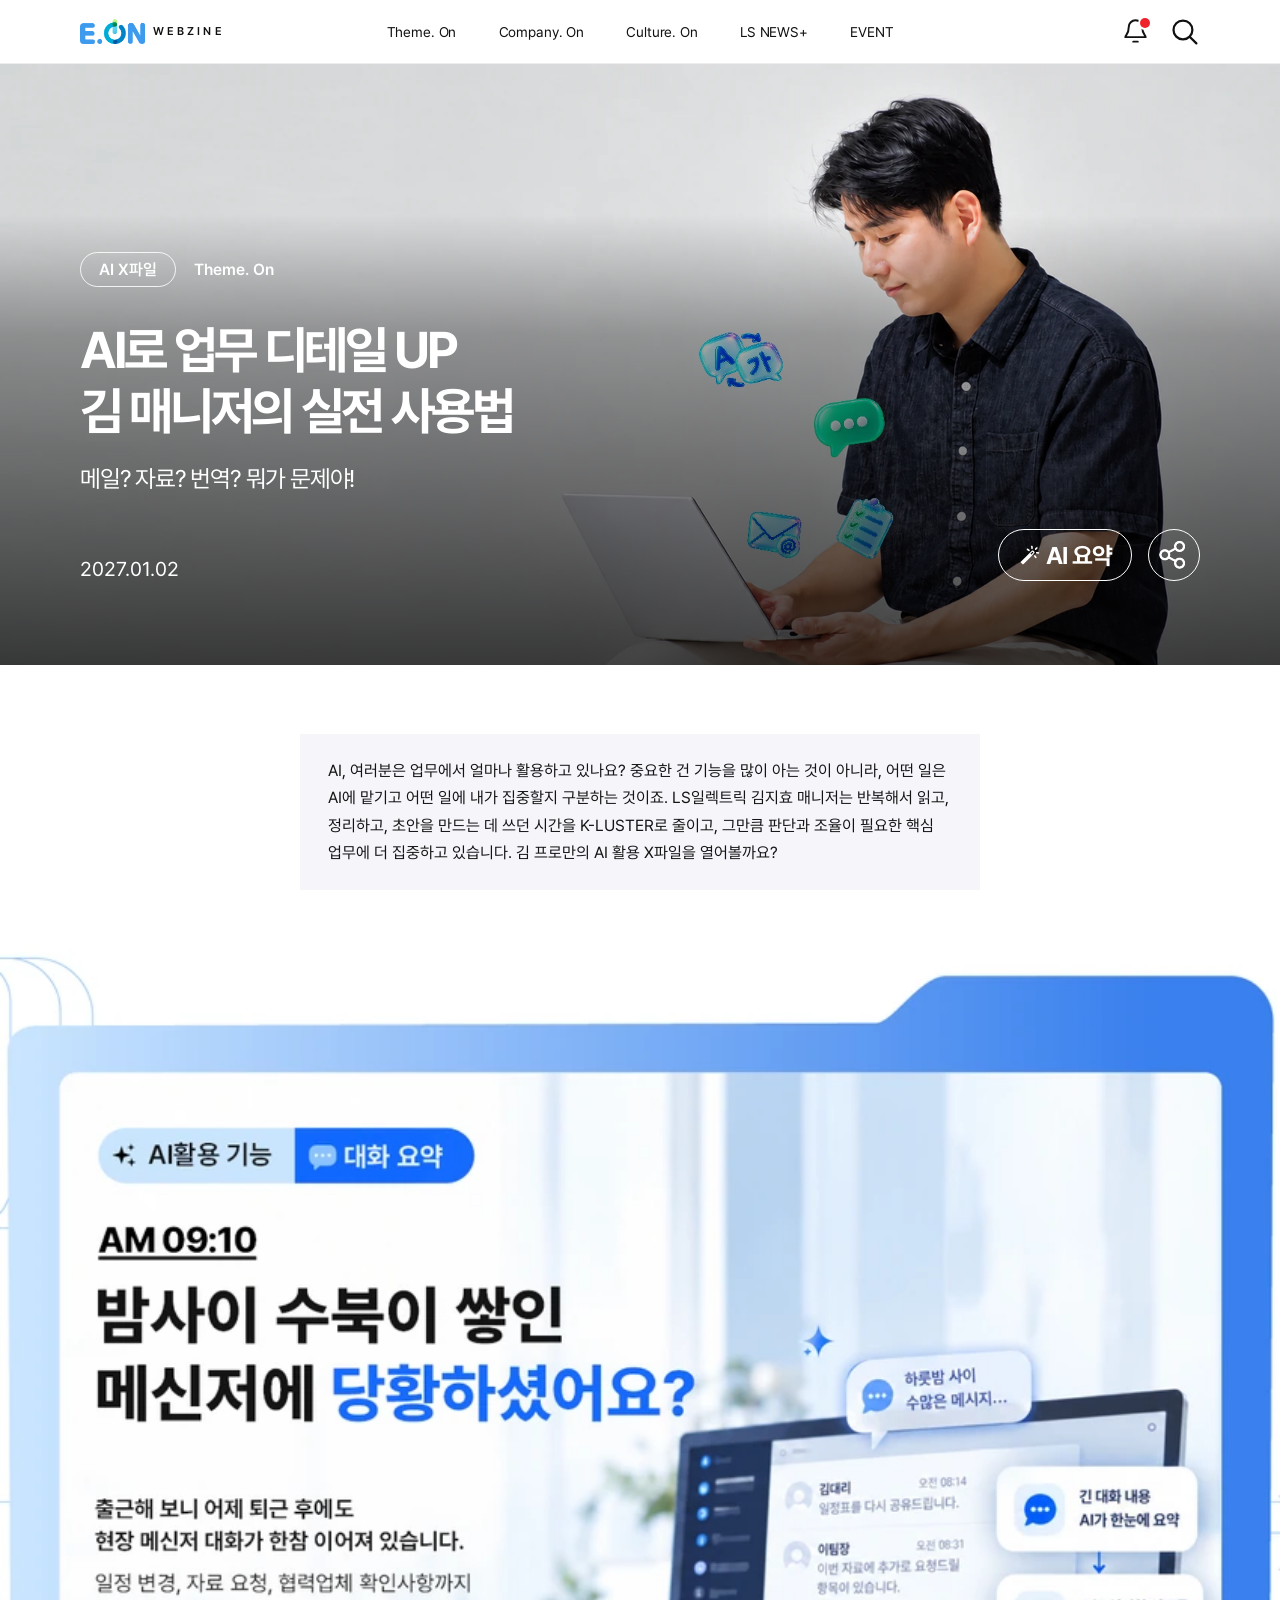
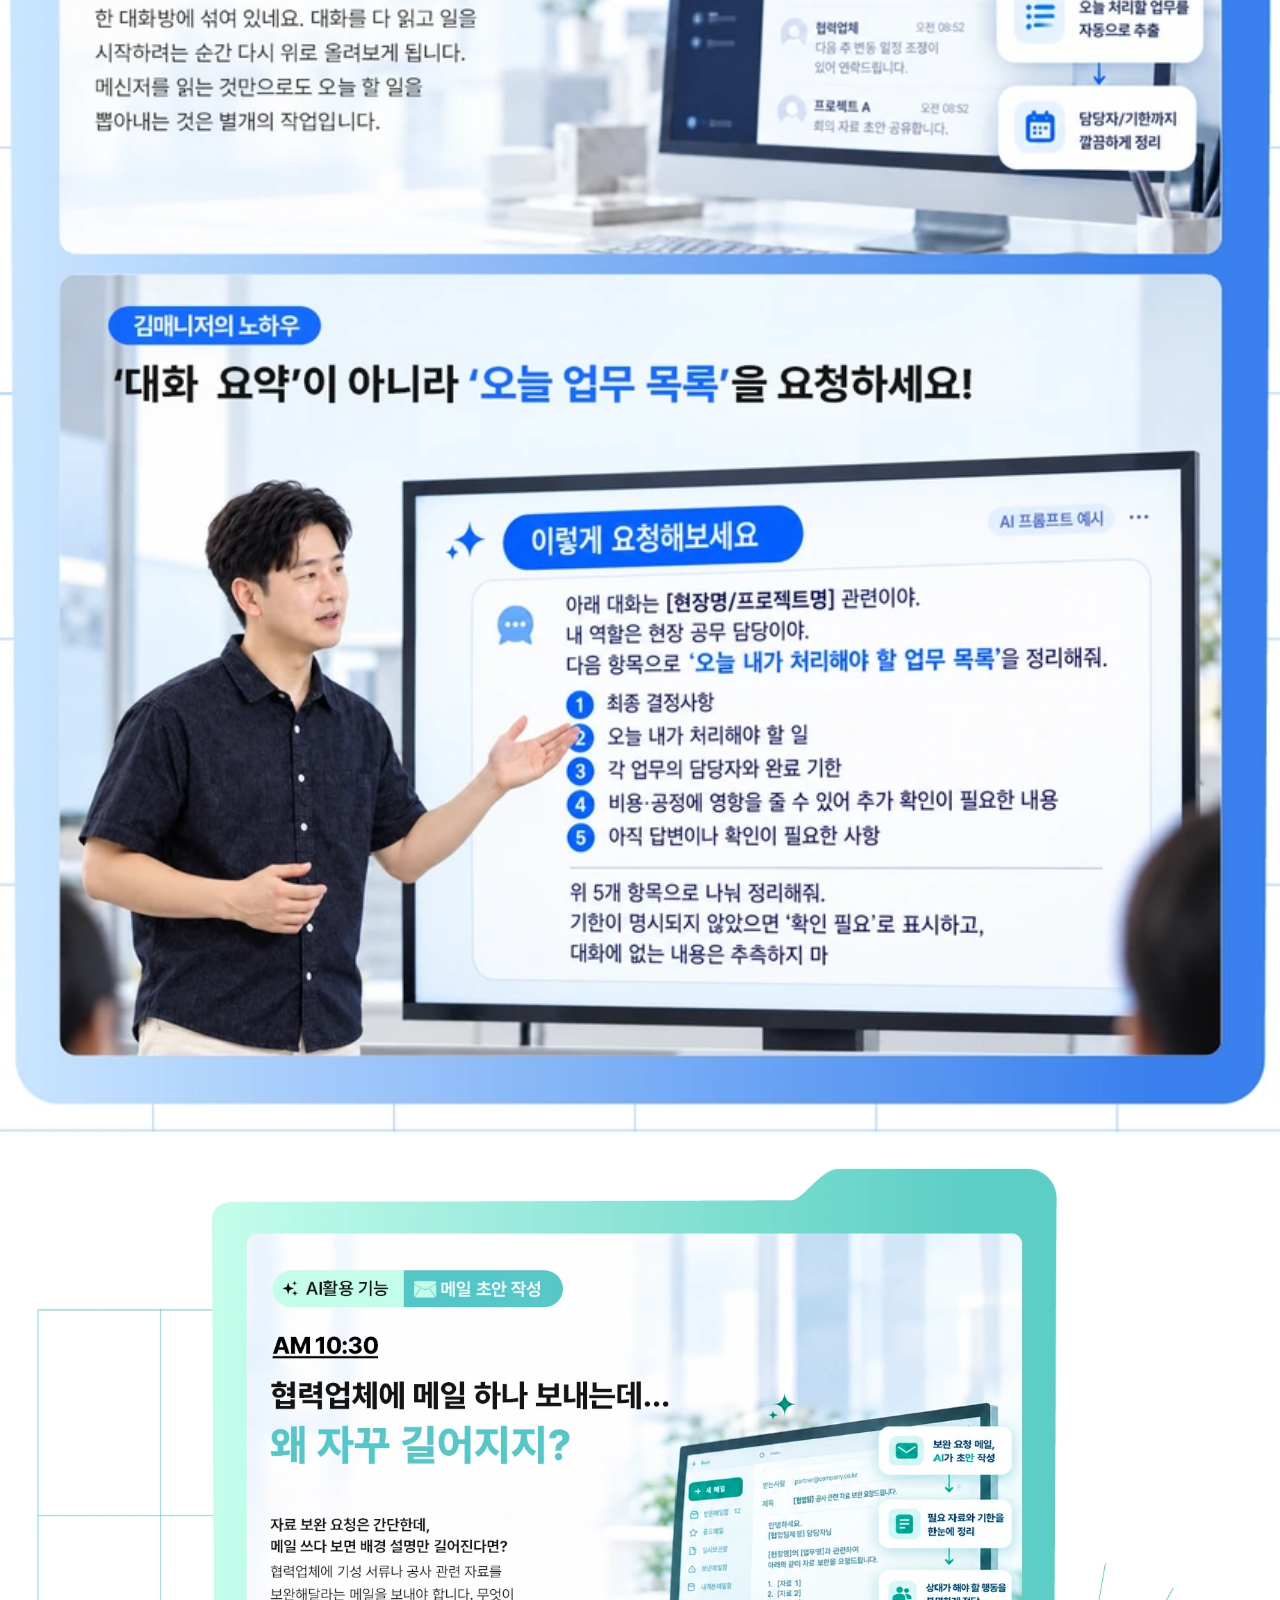
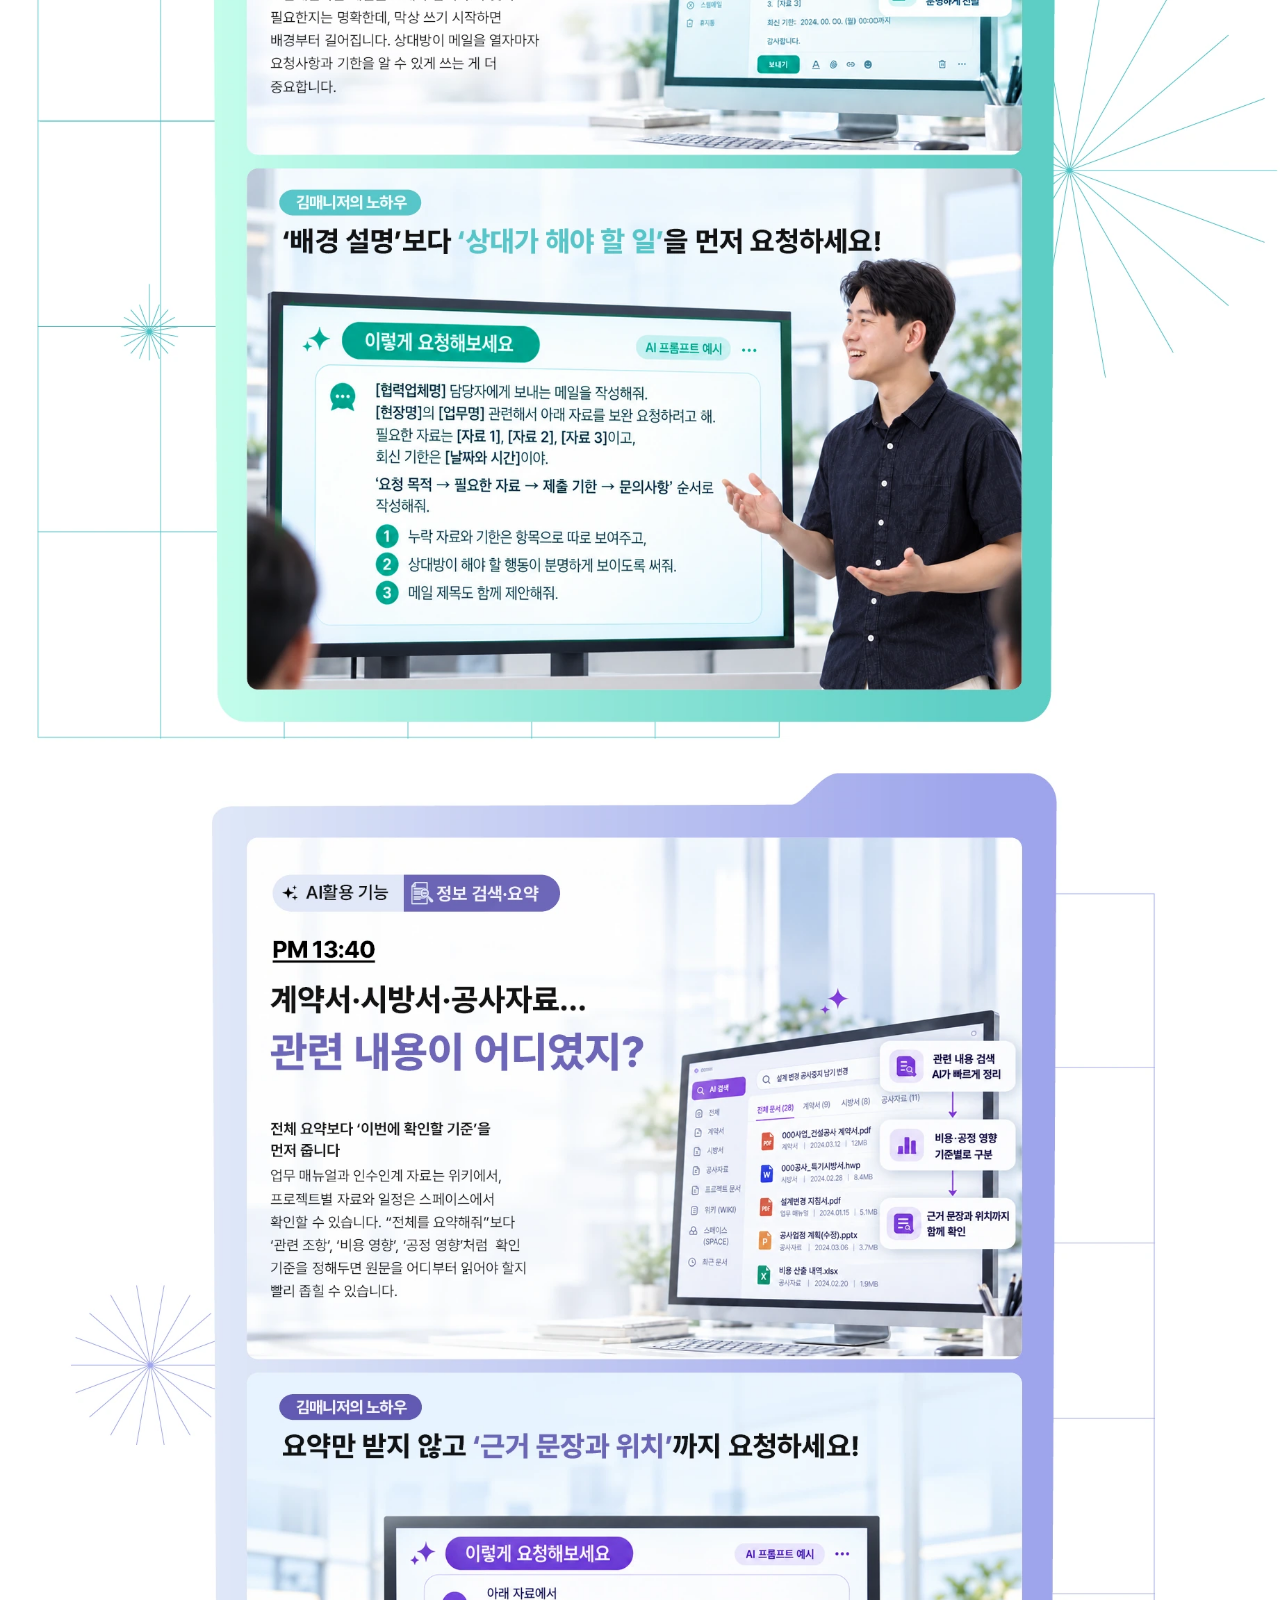
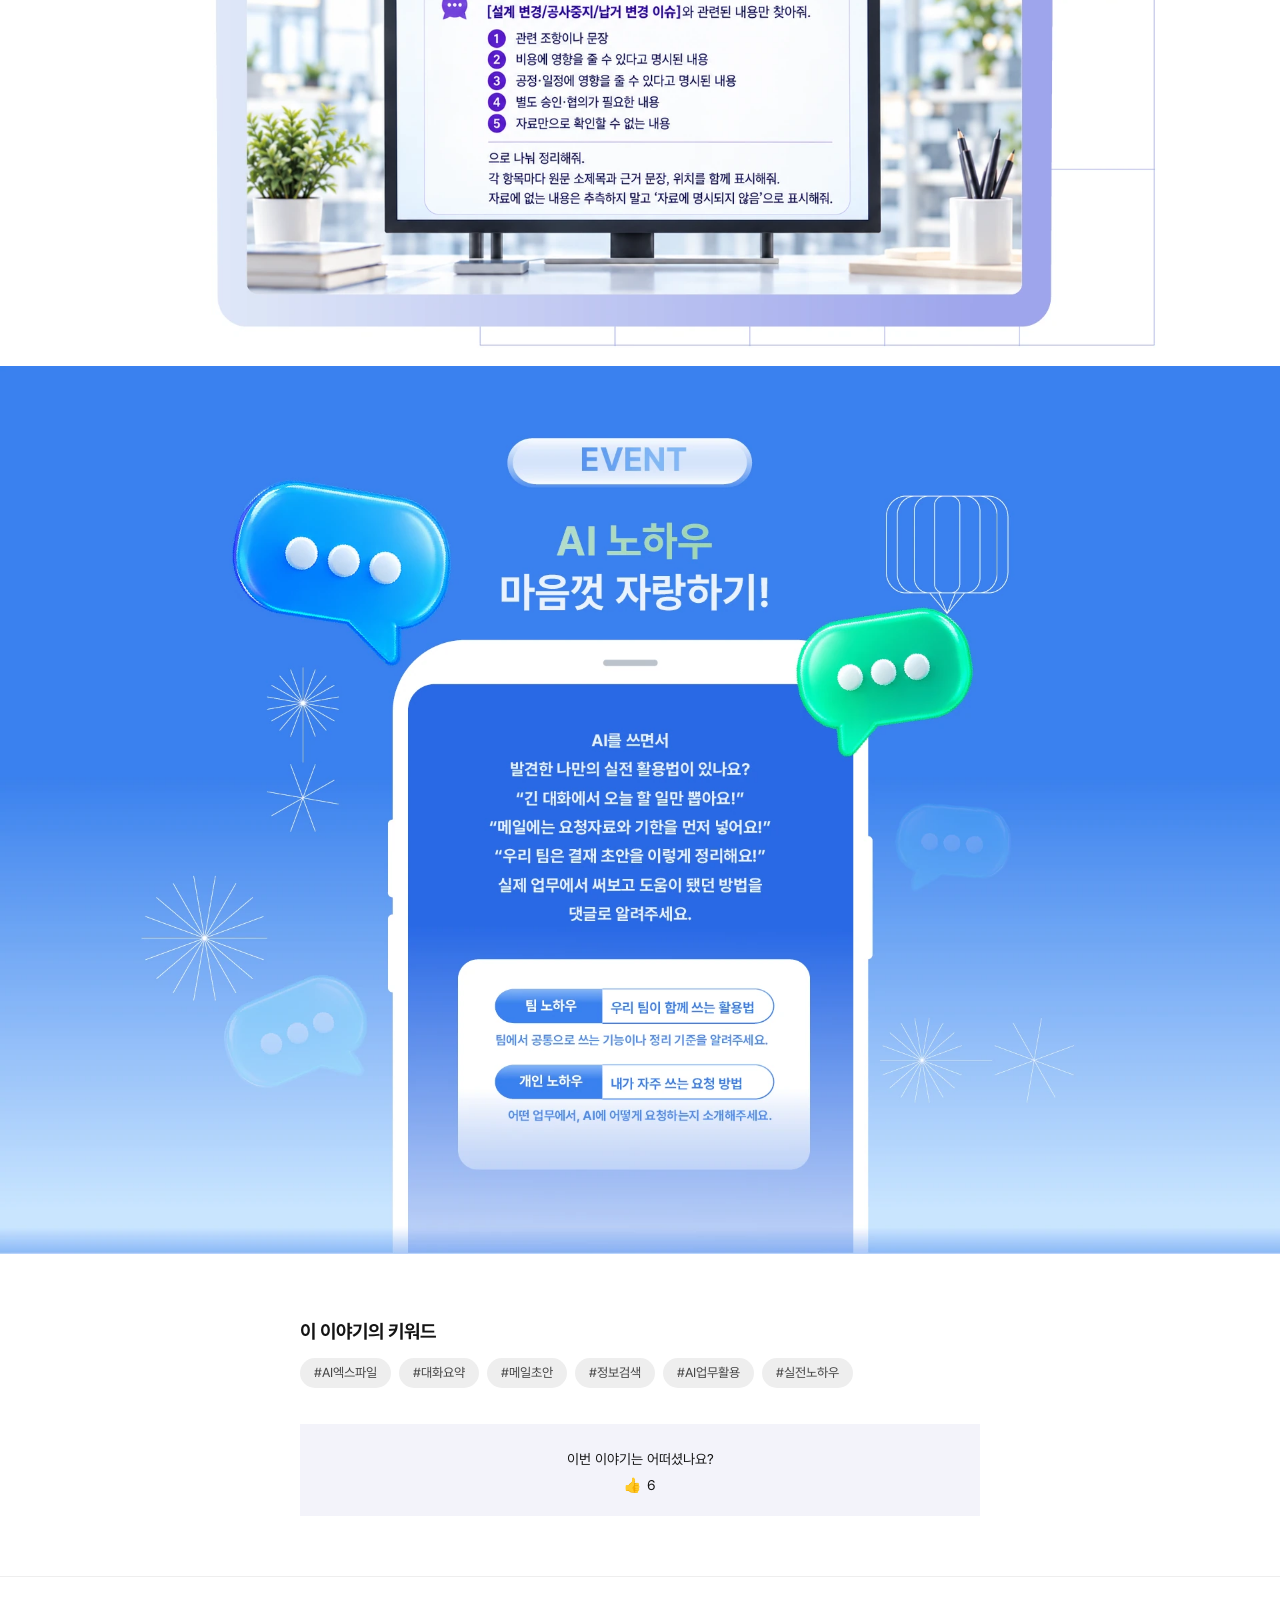
<file: sub2.html>
<!doctype html>
<html lang="ko">
  <head>
    <meta charset="UTF-8" />
    <meta name="viewport" content="width=device-width, initial-scale=1.0" />
    <meta name="description" content="AI로 업무 디테일 UP 김 매니저의 실전 사용법 · LS ELECTRIC E.ON 웹진" />
    <title>AI로 업무 디테일 UP 김 매니저의 실전 사용법 | E.ON WEBZINE</title>
    <link rel="icon" href="./assets/eon-logo.png" type="image/png" />
    <link rel="stylesheet" href="./css/style.css" />
    <link rel="stylesheet" href="./css/articles.css" />
    <script src="./js/header.js" defer></script>
    <script src="./js/article-summary.js" defer></script>
  </head>
  <body class="article-page article-page--2">
    <header class="site-header is-light" data-header>
      <a class="brand" href="./main2.html" aria-label="E.ON 웹진 메인 2로 이동">
        <img src="./assets/eon-logo.png" alt="" width="480" height="186" />
        <span lang="en">WEBZINE</span>
      </a>
      <button class="menu-toggle" type="button" aria-label="메뉴 열기" aria-controls="primary-navigation" aria-expanded="false" data-menu-toggle>
        <span></span>
        <span></span>
      </button>
      <nav class="primary-nav" id="primary-navigation" aria-label="주요 메뉴" data-menu>
        <a href="./arc.html">Theme. On</a>
        <a href="./main2.html#company">Company. On</a>
        <a href="./main2.html#culture">Culture. On</a>
        <a href="./main2.html#news">LS NEWS+</a>
        <a href="#event-popup" aria-haspopup="dialog" aria-controls="event-popup" data-event-open>EVENT</a>
      </nav>
      <div class="header-actions">
        <a class="icon-button notification-button" href="./main2.html#news" aria-label="새 소식 보기">
          <svg viewBox="0 0 24 24" aria-hidden="true">
            <path d="M18 8a6 6 0 0 0-12 0c0 7-3 7-3 9h18c0-2-3-2-3-9M10 21h4" />
          </svg>
          <span class="notification-dot" aria-hidden="true"></span>
        </a>
        <button class="icon-button search-button" type="button" aria-label="검색" disabled>
          <svg viewBox="0 0 24 24" aria-hidden="true">
            <circle cx="10.8" cy="10.8" r="7.3" />
            <path d="m16.2 16.2 5 5" />
          </svg>
        </button>
      </div>
    </header>

    <dialog class="event-dialog" id="event-popup" aria-labelledby="event-popup-title" data-event-popup>
      <div class="event-drawer">
        <div class="event-panel">
          <h2 class="visually-hidden" id="event-popup-title">AI 동료 밸런스</h2>
          <img class="event-panel__image" src="./assets/event-preview.png" width="1593" height="1622" alt="AI에게 말할 때, 나는? 반말파 대 존댓말파. 시안에 표시된 결과는 47% 대 53%이며 참여 인원은 1,286명입니다." />
          <button class="event-panel__close" type="button" aria-label="이벤트 닫기" data-event-close autofocus></button>
        </div>
        <button class="event-tab" type="button" aria-label="이벤트 닫기" data-event-close><span>EVENT</span></button>
      </div>
    </dialog>

    <main id="article-top">
      <article aria-labelledby="article-title">
        <section class="article-hero article-hero--feature article-hero--ai" aria-labelledby="article-title">
          <img class="article-hero__image" src="./assets/articles/sub2/hero.webp" width="1920" height="902" alt="노트북을 사용하는 김지효 매니저와 반투명 업무 아이콘" fetchpriority="high" />
          <div class="article-hero__inner">
            <div class="article-hero__eyebrow"><span>AI X파일</span><span>Theme. On</span></div>
            <h1 id="article-title">AI로 업무 디테일 UP<br />김 매니저의 실전 사용법</h1>
            <p class="article-hero__subtitle">메일? 자료? 번역? 뭐가 문제야!</p>
            <div class="article-hero__bottom">
              <time datetime="2027-01-02">2027.01.02</time>
              <div class="article-hero__actions" role="group" aria-label="기사 도구">
                <div class="article-summary" data-summary>
                  <button class="article-tool article-tool--summary" type="button" aria-expanded="false" aria-controls="article-summary-panel" data-summary-toggle>
                    <img src="./assets/articles/sub-ai-white.png" width="24" height="24" alt="" />
                    <span>AI 요약</span>
                  </button>
                  <section class="article-summary__panel" id="article-summary-panel" aria-labelledby="article-summary-heading" tabindex="-1" hidden inert data-summary-panel>
                    <button class="article-summary__close" type="button" aria-label="AI 요약 닫기" data-summary-close><span aria-hidden="true"></span><span aria-hidden="true"></span></button>
                    <div class="article-summary__content">
                      <h2 id="article-summary-heading"><img src="./assets/articles/sub-ai-purple.png" width="24" height="24" alt="" />AI 요약 | 김지효 매니저의 AI 활용법</h2>
                      <p>LS일렉트릭 김지효 매니저는 K-LUSTER로 밤새 쌓인 메신저에서 할 일을 뽑고, 협력업체에 보낼 메일 초안을 작성한다. 계약서나 공사 자료를 살필 때는 관련 조항, 비용, 공정처럼 확인할 기준을 먼저 제시해 읽어야 할 범위를 좁힌다. 반복 업무에 드는 시간을 줄여 원문 확인과 판단, 조율에 더 집중하는 것이 핵심이다.</p>
                    </div>
                  </section>
                </div>
                <button class="article-tool article-tool--share" type="button" aria-label="공유" aria-disabled="true" tabindex="-1">
                  <img src="./assets/articles/sub-share-white.png" width="30" height="30" alt="" />
                </button>
              </div>
            </div>
          </div>
        </section>

        <section class="ai-story">
          <div class="ai-story__intro article-prose">
            <p>AI, 여러분은 업무에서 얼마나 활용하고 있나요? 중요한 건 기능을 많이 아는 것이 아니라, 어떤 일은 AI에 맡기고 어떤 일에 내가 집중할지 구분하는 것이죠. LS일렉트릭 김지효 매니저는 반복해서 읽고, 정리하고, 초안을 만드는 데 쓰던 시간을 K-LUSTER로 줄이고, 그만큼 판단과 조율이 필요한 핵심 업무에 더 집중하고 있습니다. 김 프로만의 AI 활용 X파일을 열어볼까요?</p>
          </div>
          <figure class="ai-story__chapter ai-story__chapter--blue">
            <picture>
              <source media="(max-width: 700px)" srcset="./assets/articles/sub2/chapter-1-mobile.webp" />
              <img src="./assets/articles/sub2/chapter-1.webp" width="1842" height="1727" alt="업무 화면으로 AI 활용 과정을 보여주는 시안" loading="lazy" />
            </picture>
            <div class="article-transcript">
              <h3>밤사이 수북이 쌓인 메신저에 당황하셨어요?</h3>
              <p class="article-kicker">대화 요약</p>
              <p>출근해 보니 어제 퇴근 후에도 현장 메신저 대화가 한참 이어져 있습니다. 일정 변경, 자료 요청, 협력업체 확인사항까지 한 대화방에 섞여 있네요. 대화를 다 읽고 일을 시작하려는 순간 다시 위로 올려보게 됩니다. 메신저를 읽는 것만으로도 오늘 할 일을 뽑아내는 것은 별개의 작업입니다.</p>
              <p><strong>김 매니저의 노하우</strong> · ‘대화 요약’이 아니라 ‘오늘 업무 목록’을 요청하세요!</p>
            </div>
          </figure>
          <figure class="ai-story__chapter ai-story__chapter--green">
            <picture>
              <source media="(max-width: 700px)" srcset="./assets/articles/sub2/chapter-2-mobile.webp" />
              <img src="./assets/articles/sub2/chapter-2.webp" width="1842" height="1723" alt="업무 화면으로 AI 활용 과정을 보여주는 시안" loading="lazy" />
            </picture>
            <div class="article-transcript">
              <h3>협력업체에 메일 하나 보내는데… 왜 자꾸 길어지지?</h3>
              <p class="article-kicker">메일 초안 작성</p>
              <p>자료 보완 요청은 간단한데, 메일 쓰다 보면 배경 설명만 길어진다면? 협력업체에 기성 서류나 공사 관련 자료를 보완해달라는 메일을 보내야 합니다. 무엇이 필요한지는 명확한데, 막상 쓰기 시작하면 배경부터 길어집니다. 상대방이 메일을 열자마자 요청사항과 기한을 알 수 있게 쓰는 게 더 중요합니다.</p>
              <p><strong>김 매니저의 노하우</strong> · ‘배경 설명’보다 ‘상대가 해야 할 일’을 먼저 요청하세요!</p>
            </div>
          </figure>
          <figure class="ai-story__chapter ai-story__chapter--purple">
            <picture>
              <source media="(max-width: 700px)" srcset="./assets/articles/sub2/chapter-3-mobile.webp" />
              <img src="./assets/articles/sub2/chapter-3.webp" width="1842" height="1770" alt="업무 화면으로 AI 활용 과정을 보여주는 시안" loading="lazy" />
            </picture>
            <div class="article-transcript">
              <h3>계약서·시방서·공사자료… 관련 내용이 어디였지?</h3>
              <p class="article-kicker">정보 검색·요약</p>
              <p>전체 요약보다 ‘이번에 확인할 기준’을 먼저 줍니다 업무 매뉴얼과 인수인계 자료는 위키에서, 프로젝트별 자료와 일정은 스페이스에서 확인할 수 있습니다. “전체를 요약해줘”보다 ‘관련 조항’, ‘비용 영향’, ‘공정 영향’처럼 확인 기준을 정해두면 원문을 어디부터 읽어야 할지 빨리 좁힐 수 있습니다.</p>
              <p><strong>김 매니저의 노하우</strong> · 요약만 받지 않고 ‘근거 문장과 위치’까지 요청하세요!</p>
            </div>
          </figure>
        </section>

        <figure class="article-art ai-event">
          <picture>
            <source media="(max-width: 700px)" srcset="./assets/articles/sub2/event-mobile.webp" />
            <img src="./assets/articles/sub2/event.webp" width="1920" height="1331" alt="AI 노하우 공모를 안내하는 이벤트 그래픽" loading="lazy" />
          </picture>
          <div class="article-transcript">
            <h3>AI 노하우 마음껏 자랑하기!</h3>
            <p>AI를 쓰면서</p>
            <p>발견한 나만의 실전 활용법이 있나요?</p>
            <p>“긴 대화에서 오늘 할 일만 뽑아요!”</p>
            <p>“메일에는 요청자료와 기한을 먼저 넣어요!”</p>
            <p>“우리 팀은 결재 초안을 이렇게 정리해요!”</p>
            <p>실제 업무에서 써보고 도움이 됐던 방법을</p>
            <p>댓글로 알려주세요.</p>
            <p><strong>팀 노하우</strong> · 팀에서 공통으로 쓰는 기능이나 정리 기준을 알려주세요.</p>
            <p><strong>개인 노하우</strong> · 어떤 업무에서, AI에 어떻게 요청하는지 소개해주세요.</p>
          </div>
        </figure>

        <section class="article-feedback" aria-labelledby="article-keywords-heading">
          <div class="article-prose">
            <h2 id="article-keywords-heading">이 이야기의 키워드</h2>
            <ul class="article-tags">
              <li>#AI엑스파일</li>
              <li>#대화요약</li>
              <li>#메일초안</li>
              <li>#정보검색</li>
              <li>#AI업무활용</li>
              <li>#실전노하우</li>
            </ul>
            <div class="article-reaction">
              <p>이번 이야기는 어떠셨나요?</p>
              <span class="article-reaction__count"><span aria-hidden="true">👍</span><span aria-label="좋아요 6개">6</span></span>
            </div>
          </div>
        </section>

        <section class="article-discover" aria-labelledby="article-discover-heading">
          <div class="article-prose">
            <h2 id="article-discover-heading" lang="en">DISCOVER</h2>
            <div class="article-discover__grid">
              <article class="article-discover__card">
                <img src="./assets/articles/discover/dc-platform.webp" width="326" height="213" alt="지능형 DC 플랫폼을 소개하는 구자균 회장" loading="lazy" />
                <h3>구자균 회장, “AI 전력난 해법은 지능형 DC 배전”</h3>
                <p>아시아 첫 CIRED 기조연설에서 지능형 DC 플랫폼의 미래를 소개합니다.</p>
              </article>
              <article class="article-discover__card">
                <img src="./assets/articles/discover/history.webp" width="326" height="213" alt="LS ELECTRIC 사업장의 전경" loading="lazy" />
                <h3>LS ELECTRIC의 역사를 가장 빠르게 살펴보는 법</h3>
                <p>LS ELECTRIC의 기업사를 6분으로 정리한 영상입니다.</p>
              </article>
              <article class="article-discover__card">
                <img src="./assets/articles/discover/pricing.webp" width="326" height="213" alt="동료와 함께 앉은 LS ELECTRIC 마케팅팀" loading="lazy" />
                <h3>숫자 너머의 시장을 읽고, 가격을 설계하다</h3>
                <p>사업총괄)마케팅팀 가격·데이터 Part</p>
              </article>
            </div>
          </div>
        </section>
      </article>
    </main>

    <a class="back-to-top article-top" href="#article-top" aria-label="맨 위로 이동" data-article-top hidden>
      <svg viewBox="0 0 24 24" aria-hidden="true"><path d="M12 21V3m-8 8 8-8 8 8" /></svg>
      <span>TOP</span>
    </a>

    <footer class="site-footer" data-footer>
      <div class="site-footer__top">
        <div class="site-footer__inner site-footer__top-inner">
          <a class="site-footer__brand" href="#article-top" aria-label="E.ON 웹진 홈">
            <img src="./assets/eon-logo.png" alt="" width="480" height="186" />
            <span lang="en">LS ELECTRIC WEB MAGAZINE</span>
          </a>
          <nav class="site-footer__socials" aria-label="LS ELECTRIC 소셜 미디어">
            <a href="https://www.linkedin.com/company/lselectric/" aria-label="LS ELECTRIC 링크드인"><img src="./assets/icon-linkedin.png" alt="" width="32" height="33" /></a>
            <a href="https://www.youtube.com/@LSELECTRIC" aria-label="LS ELECTRIC 유튜브"><img src="./assets/icon-youtube.png" alt="" width="41" height="28" /></a>
            <a href="https://blog.naver.com/ls-electric" aria-label="LS ELECTRIC 블로그"><img src="./assets/icon-blog.png" alt="" width="43" height="40" /></a>
            <a href="https://www.instagram.com/lselectric_global/" aria-label="LS ELECTRIC 인스타그램"><img src="./assets/icon-instagram.png" alt="" width="43" height="44" /></a>
          </nav>
        </div>
      </div>
      <div class="site-footer__bottom">
        <div class="site-footer__inner site-footer__bottom-inner">
          <a class="site-footer__privacy" href="https://www.ls-electric.com/ko/etc/privacy">개인정보처리방침</a>
          <p class="site-footer__copyright" lang="en">Copyright © 2021 LS ELECTRIC Co., Ltd. All Rights Reserved.</p>
        </div>
      </div>
    </footer>
  </body>
</html>
</file>
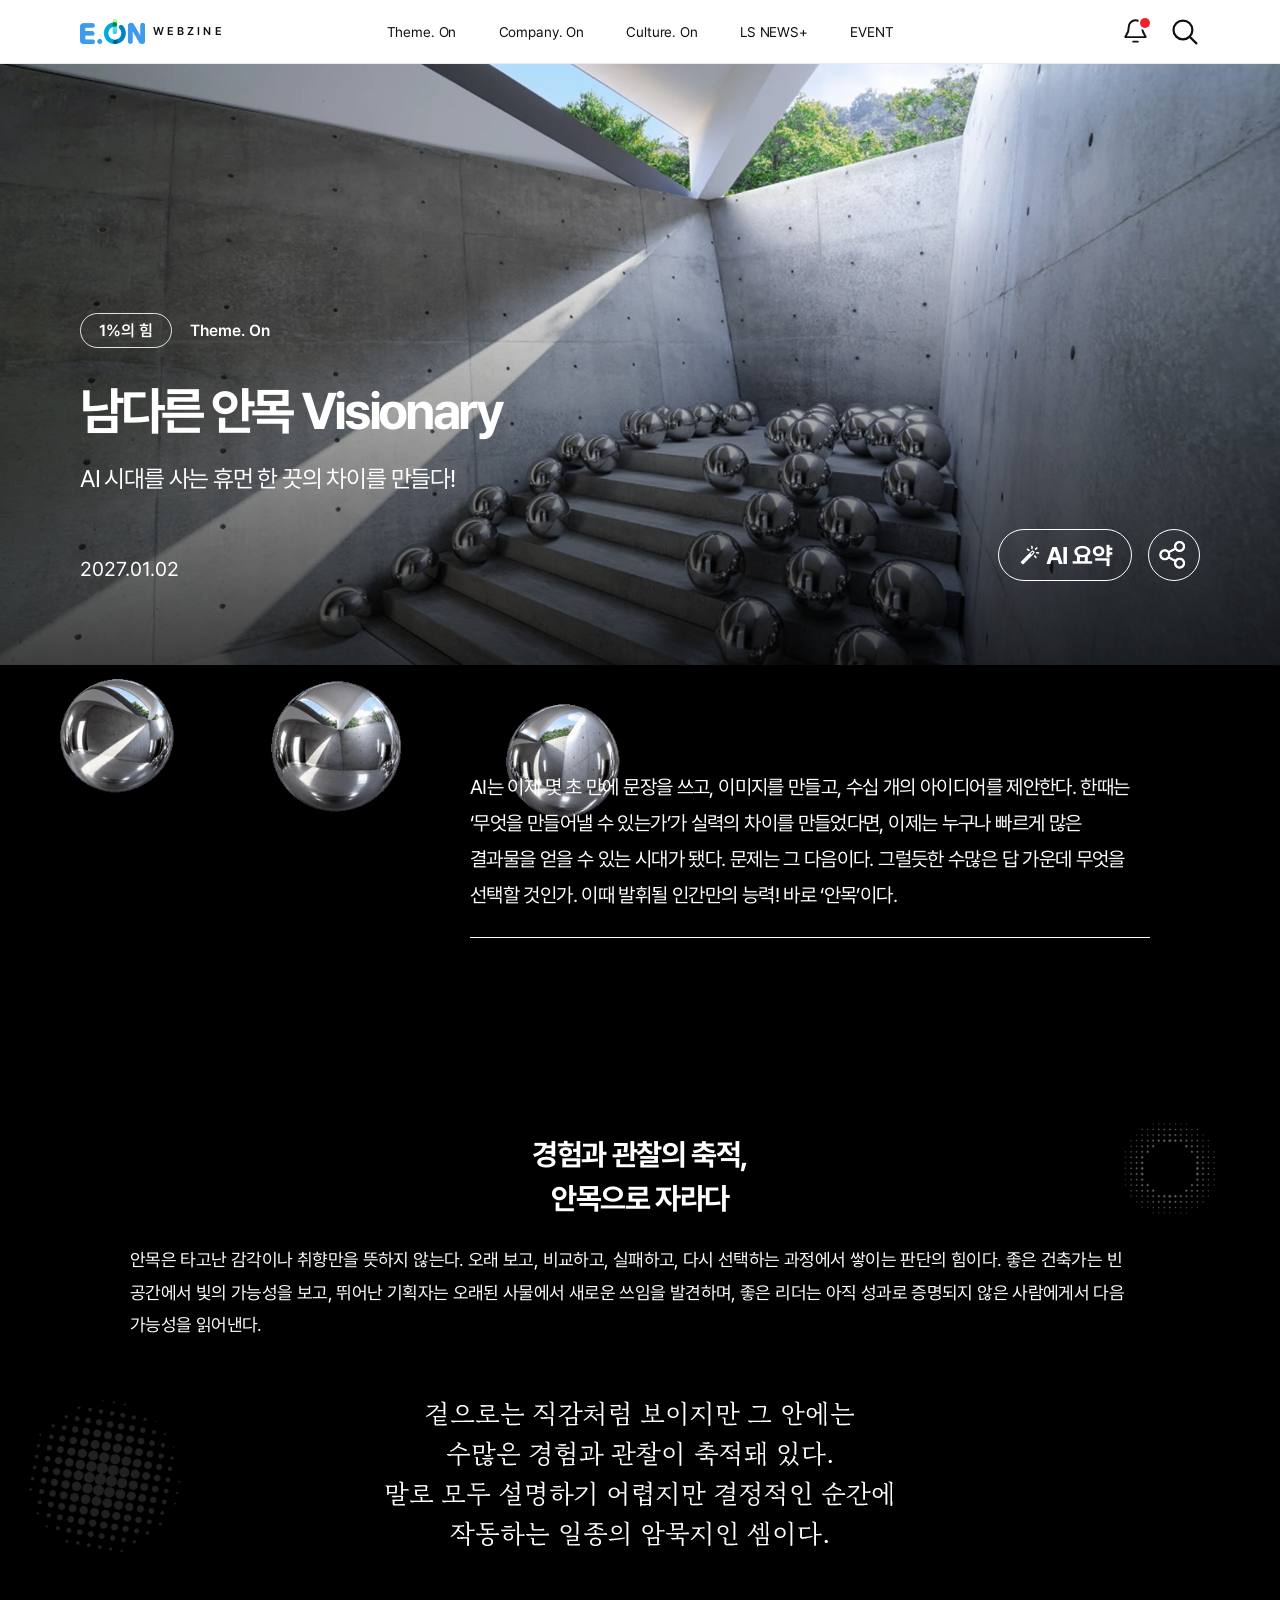
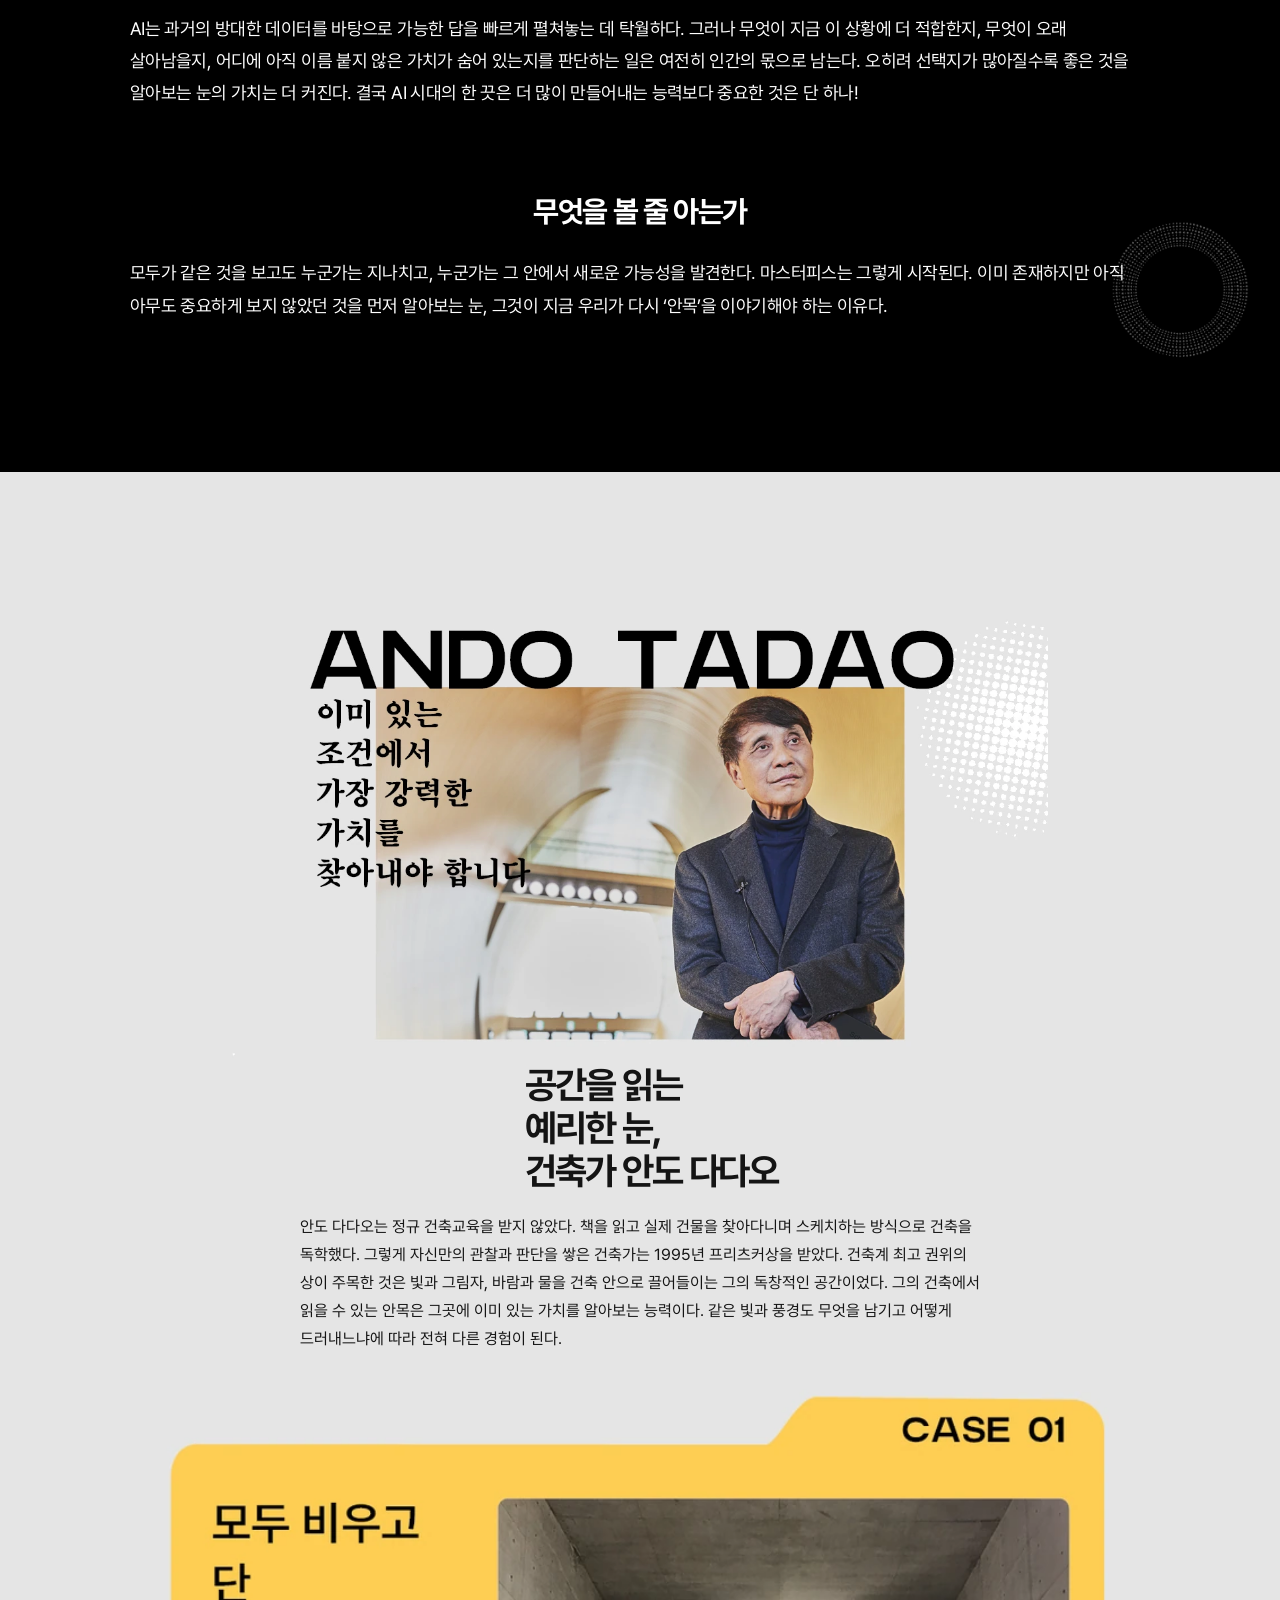
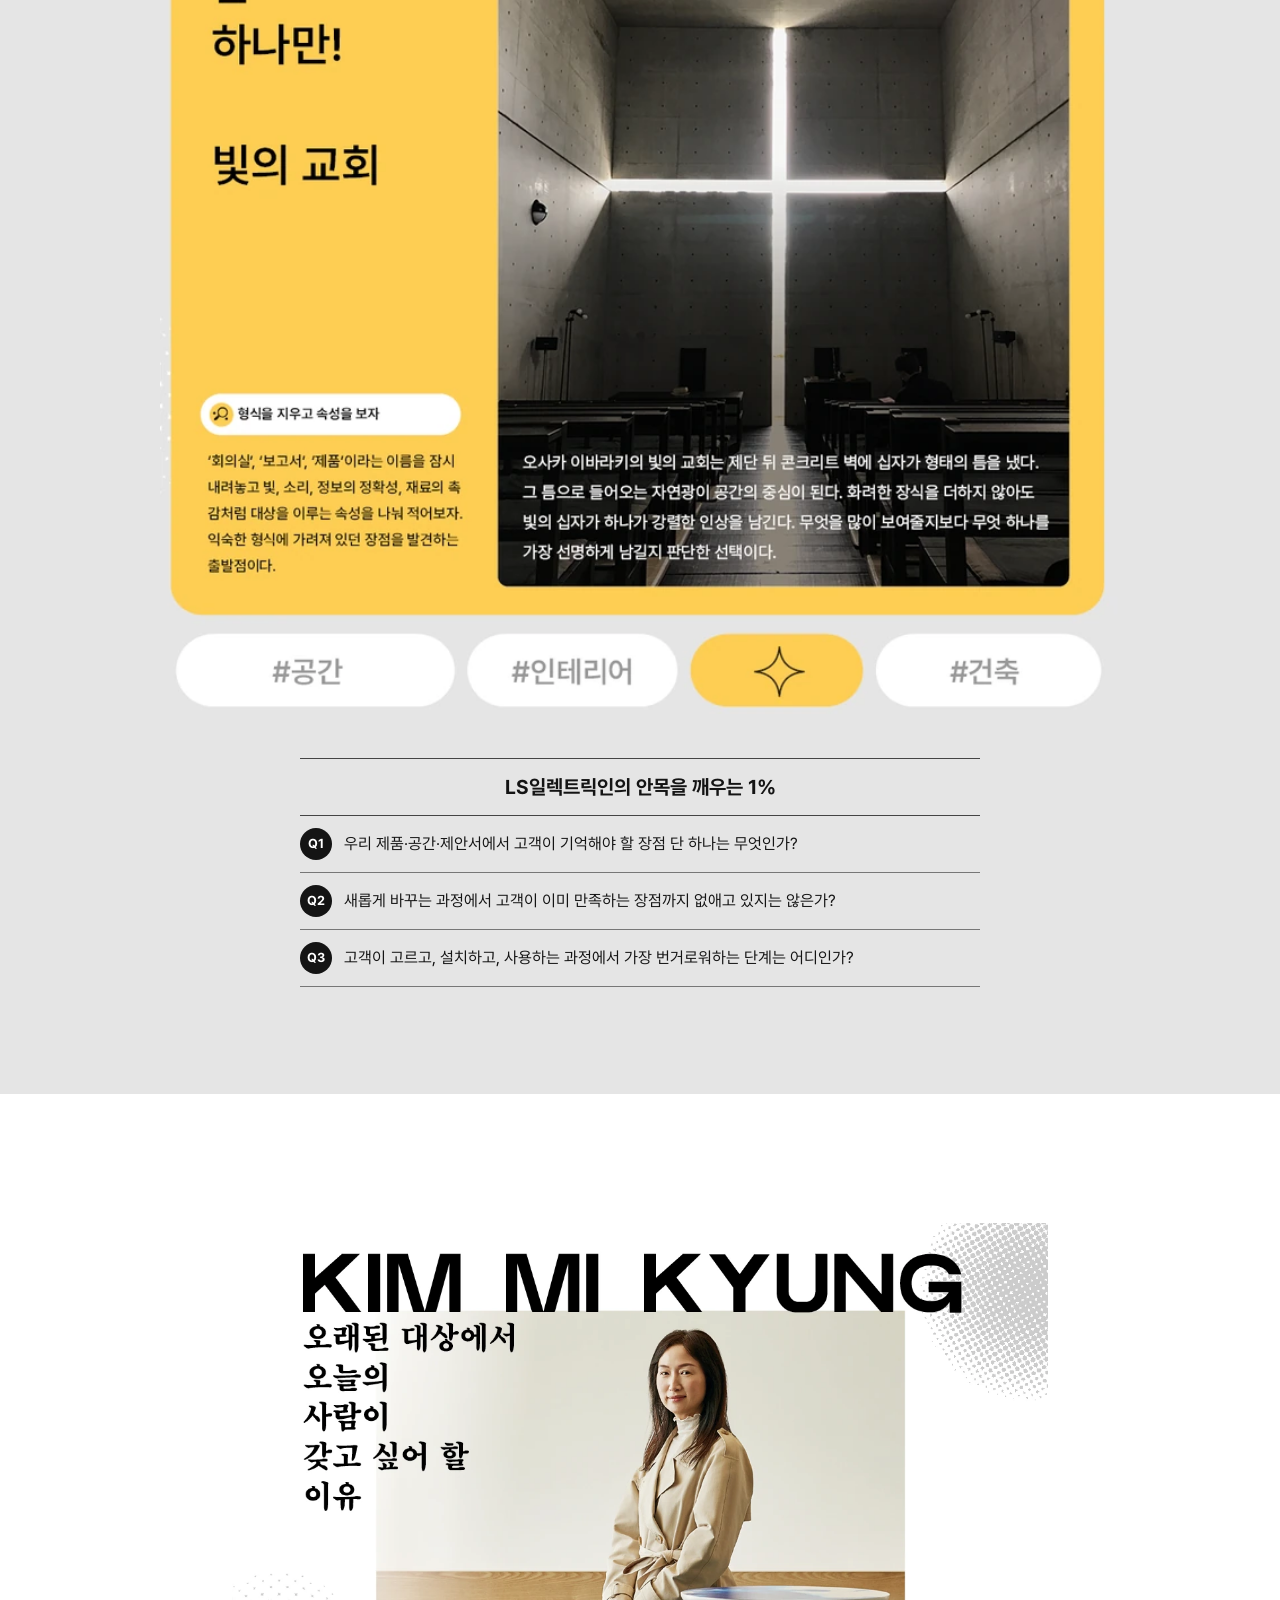
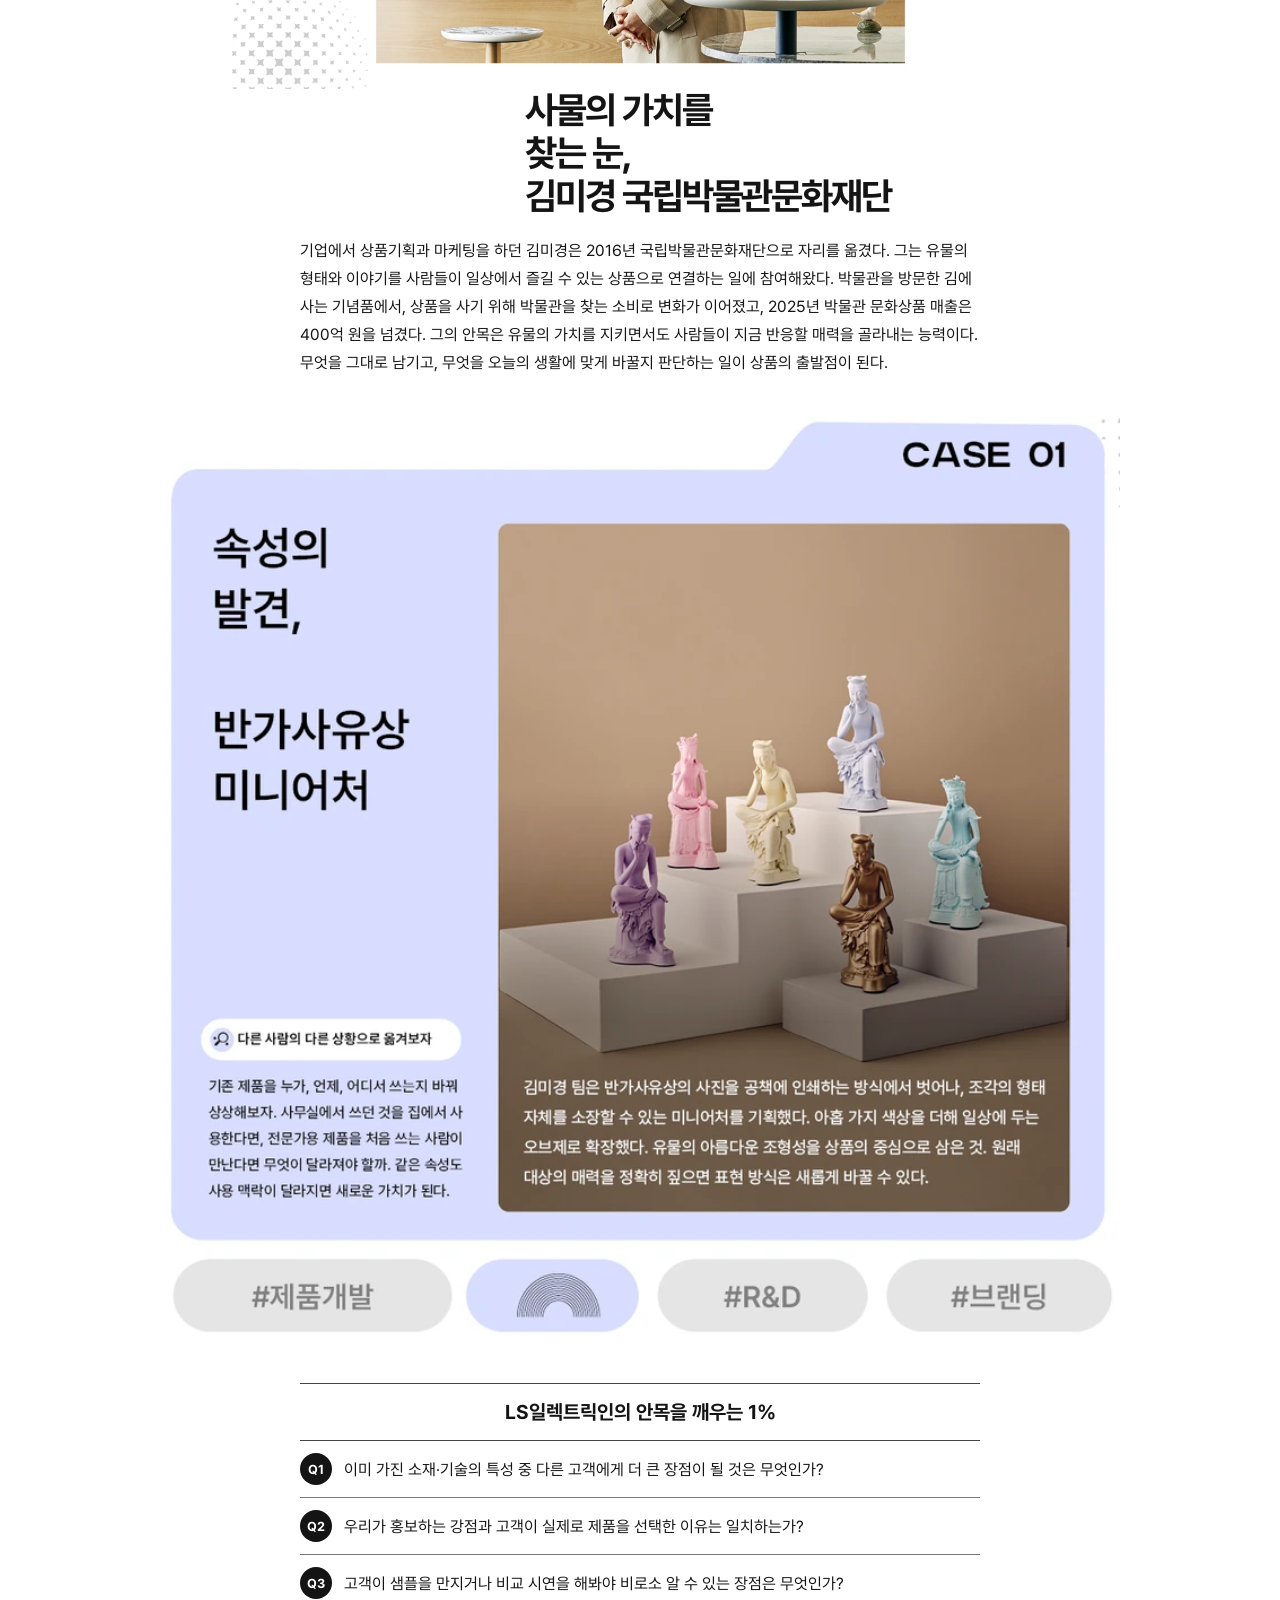
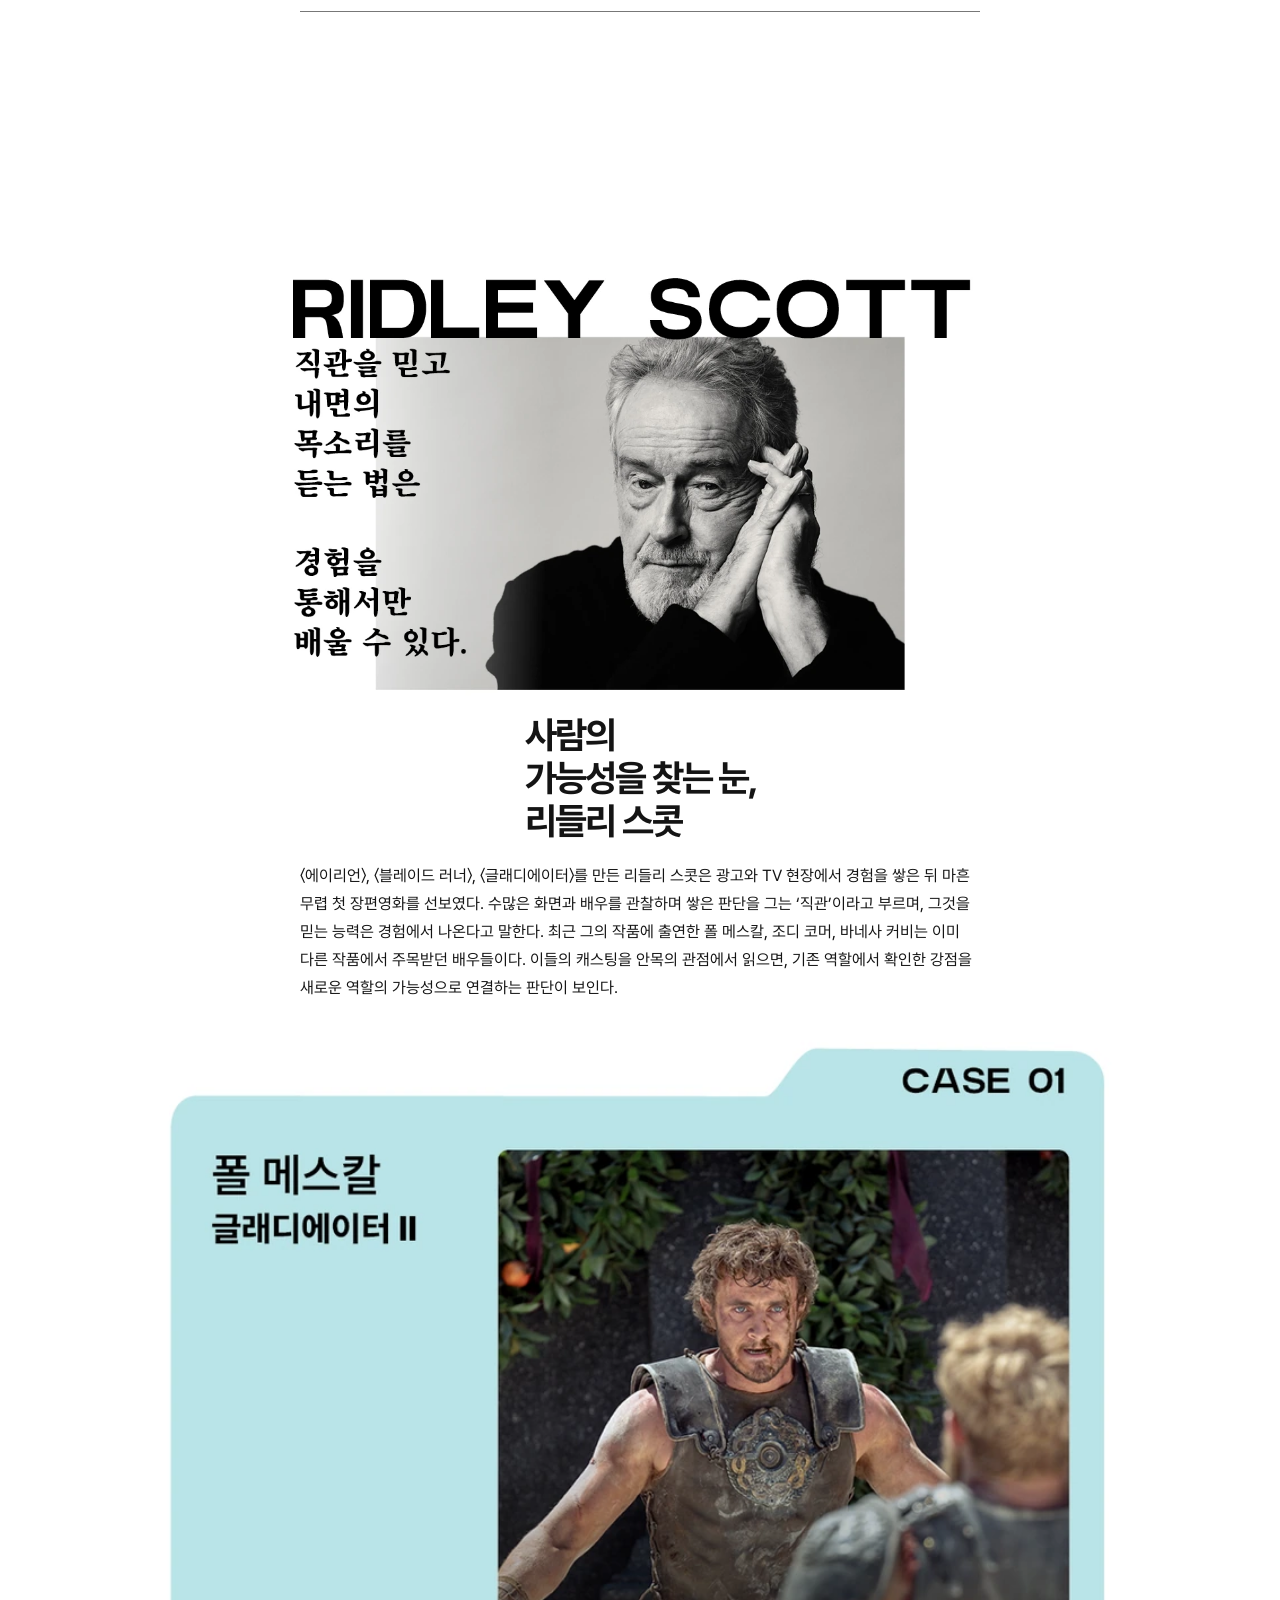
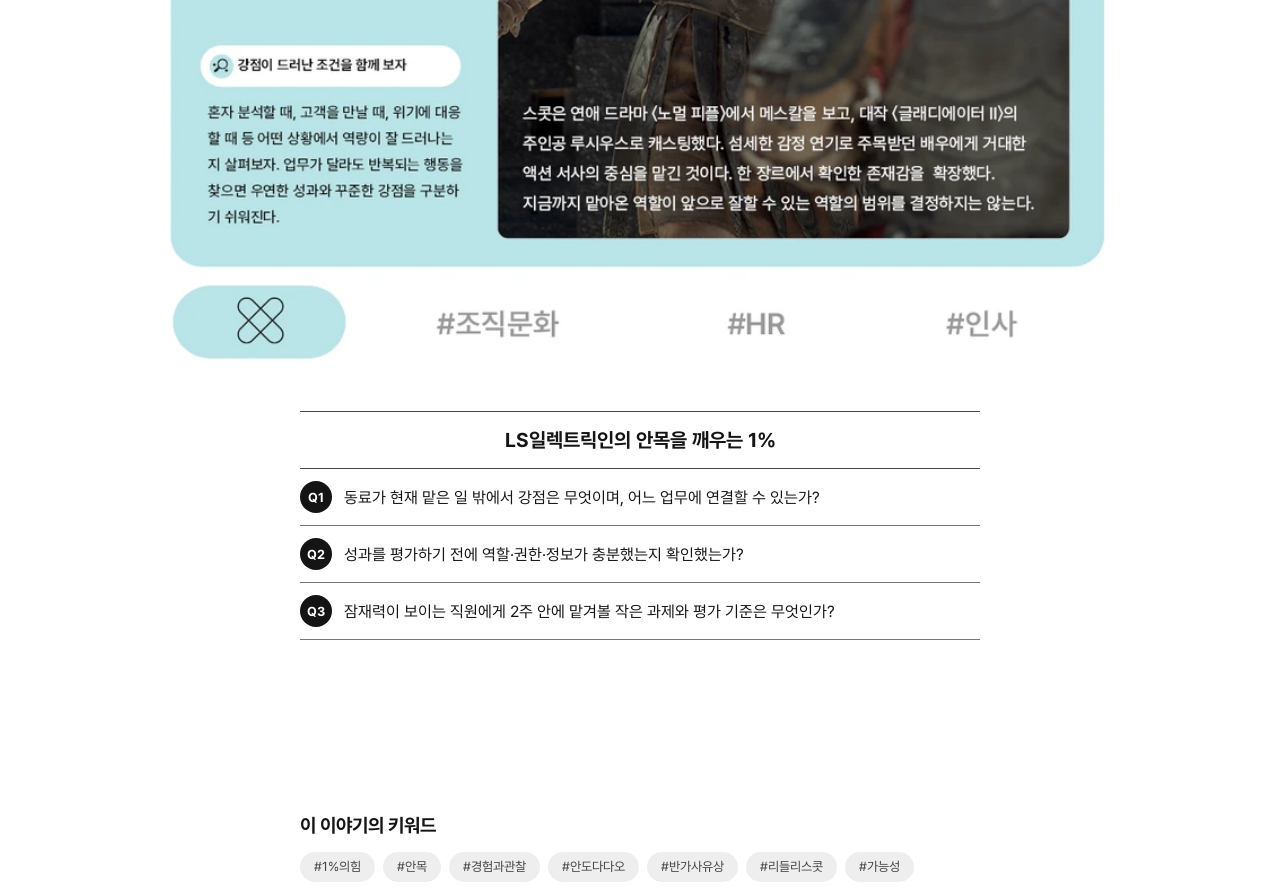
<file: sub3.html>
<!doctype html>
<html lang="ko">
  <head>
    <meta charset="UTF-8" />
    <meta name="viewport" content="width=device-width, initial-scale=1.0" />
    <meta name="description" content="남다른 안목 Visionary · LS ELECTRIC E.ON 웹진" />
    <title>남다른 안목 Visionary | E.ON WEBZINE</title>
    <link rel="icon" href="./assets/eon-logo.png" type="image/png" />
    <link rel="stylesheet" href="./css/style.css" />
    <link rel="stylesheet" href="./css/articles.css" />
    <script src="./js/header.js" defer></script>
    <script src="./js/article-summary.js" defer></script>
  </head>
  <body class="article-page article-page--3">
    <header class="site-header is-light" data-header>
      <a class="brand" href="./main2.html" aria-label="E.ON 웹진 메인 2로 이동">
        <img src="./assets/eon-logo.png" alt="" width="480" height="186" />
        <span lang="en">WEBZINE</span>
      </a>
      <button class="menu-toggle" type="button" aria-label="메뉴 열기" aria-controls="primary-navigation" aria-expanded="false" data-menu-toggle>
        <span></span>
        <span></span>
      </button>
      <nav class="primary-nav" id="primary-navigation" aria-label="주요 메뉴" data-menu>
        <a href="./arc.html">Theme. On</a>
        <a href="./main2.html#company">Company. On</a>
        <a href="./main2.html#culture">Culture. On</a>
        <a href="./main2.html#news">LS NEWS+</a>
        <a href="#event-popup" aria-haspopup="dialog" aria-controls="event-popup" data-event-open>EVENT</a>
      </nav>
      <div class="header-actions">
        <a class="icon-button notification-button" href="./main2.html#news" aria-label="새 소식 보기">
          <svg viewBox="0 0 24 24" aria-hidden="true">
            <path d="M18 8a6 6 0 0 0-12 0c0 7-3 7-3 9h18c0-2-3-2-3-9M10 21h4" />
          </svg>
          <span class="notification-dot" aria-hidden="true"></span>
        </a>
        <button class="icon-button search-button" type="button" aria-label="검색" disabled>
          <svg viewBox="0 0 24 24" aria-hidden="true">
            <circle cx="10.8" cy="10.8" r="7.3" />
            <path d="m16.2 16.2 5 5" />
          </svg>
        </button>
      </div>
    </header>

    <dialog class="event-dialog" id="event-popup" aria-labelledby="event-popup-title" data-event-popup>
      <div class="event-drawer">
        <div class="event-panel">
          <h2 class="visually-hidden" id="event-popup-title">AI 동료 밸런스</h2>
          <img class="event-panel__image" src="./assets/event-preview.png" width="1593" height="1622" alt="AI에게 말할 때, 나는? 반말파 대 존댓말파. 시안에 표시된 결과는 47% 대 53%이며 참여 인원은 1,286명입니다." />
          <button class="event-panel__close" type="button" aria-label="이벤트 닫기" data-event-close autofocus></button>
        </div>
        <button class="event-tab" type="button" aria-label="이벤트 닫기" data-event-close><span>EVENT</span></button>
      </div>
    </dialog>

    <main id="article-top">
      <article aria-labelledby="article-title">
        <section class="article-hero article-hero--feature article-hero--visionary" aria-labelledby="article-title">
          <img class="article-hero__image" src="./assets/articles/sub3/hero.webp" width="1920" height="902" alt="노출 콘크리트 건축 공간을 채운 금속 구체와 위에서 들어오는 자연광" fetchpriority="high" />
          <div class="article-hero__inner">
            <div class="article-hero__eyebrow"><span>1%의 힘</span><span>Theme. On</span></div>
            <h1 id="article-title">남다른 안목 Visionary</h1>
            <p class="article-hero__subtitle">AI 시대를 사는 휴먼 한 끗의 차이를 만들다!</p>
            <div class="article-hero__bottom">
              <time datetime="2027-01-02">2027.01.02</time>
              <div class="article-hero__actions" role="group" aria-label="기사 도구">
                <div class="article-summary" data-summary>
                  <button class="article-tool article-tool--summary" type="button" aria-expanded="false" aria-controls="article-summary-panel" data-summary-toggle>
                    <img src="./assets/articles/sub-ai-white.png" width="24" height="24" alt="" />
                    <span>AI 요약</span>
                  </button>
                  <section class="article-summary__panel" id="article-summary-panel" aria-labelledby="article-summary-heading" tabindex="-1" hidden inert data-summary-panel>
                    <button class="article-summary__close" type="button" aria-label="AI 요약 닫기" data-summary-close><span aria-hidden="true"></span><span aria-hidden="true"></span></button>
                    <div class="article-summary__content">
                      <h2 id="article-summary-heading"><img src="./assets/articles/sub-ai-purple.png" width="24" height="24" alt="" />AI 요약 | AI 시대에 필요한 안목</h2>
                      <p>AI가 다양한 답을 빠르게 내놓는 시대에는 상황에 맞는 가치를 알아보고 선택하는 안목이 중요하다. 안도 다다오는 빛 하나로 공간을 완성했고, 김미경 팀은 반가사유상의 조형미를 일상에서 즐기는 상품으로 바꿨다. 리들리 스콧은 폴 메스칼에게서 새로운 장르의 가능성을 봤다. 세 사례는 관찰과 경험이 남다른 판단으로 이어지는 과정을 보여준다.</p>
                    </div>
                  </section>
                </div>
                <button class="article-tool article-tool--share" type="button" aria-label="공유" aria-disabled="true" tabindex="-1">
                  <img src="./assets/articles/sub-share-white.png" width="30" height="30" alt="" />
                </button>
              </div>
            </div>
          </div>
        </section>

        <div class="visionary-story">
          <div class="visionary-intro">
            <picture class="visionary-intro__animation" aria-hidden="true">
              <source media="(prefers-reduced-motion: reduce)" srcset="./assets/articles/sub3/intro-spheres-still.webp" />
              <img src="./assets/articles/sub3/intro-spheres.gif" width="960" height="640" alt="" />
            </picture>
            <div class="visionary-story__prose">
              <p class="visionary-intro__copy">AI는 이제 몇 초 만에 문장을 쓰고, 이미지를 만들고, 수십 개의 아이디어를 제안한다. 한때는 ‘무엇을 만들어낼 수 있는가’가 실력의 차이를 만들었다면, 이제는 누구나 빠르게 많은 결과물을 얻을 수 있는 시대가 됐다. 문제는 그 다음이다. 그럴듯한 수많은 답 가운데 무엇을 선택할 것인가. 이때 발휘될 인간만의 능력! 바로 ‘안목’이다.</p>
            </div>
          </div>
          <section class="visionary-story__chapter visionary-story__prose" aria-labelledby="visionary-experience-heading">
            <img class="visionary-object visionary-object--small" src="./assets/articles/sub3/intro-small-ring.png" width="138" height="131" alt="" loading="lazy" />
            <h2 id="visionary-experience-heading">경험과 관찰의 축적,<br />안목으로 자라다</h2>
            <p>안목은 타고난 감각이나 취향만을 뜻하지 않는다. 오래 보고, 비교하고, 실패하고, 다시 선택하는 과정에서 쌓이는 판단의 힘이다. 좋은 건축가는 빈 공간에서 빛의 가능성을 보고, 뛰어난 기획자는 오래된 사물에서 새로운 쓰임을 발견하며, 좋은 리더는 아직 성과로 증명되지 않은 사람에게서 다음 가능성을 읽어낸다.</p>
            <img class="visionary-object visionary-object--dots" src="./assets/articles/sub3/intro-dots.png" width="267" height="267" alt="" loading="lazy" />
            <figure class="visionary-story__quote">
              <img src="./assets/articles/sub3/intro-quote.png" width="558" height="175" alt="겉으로는 직감처럼 보이지만 그 안에는 수많은 경험과 관찰이 축적돼 있다. 말로 모두 설명하기 어렵지만 결정적인 순간에 작동하는 일종의 암묵지인 셈이다." loading="lazy" />
            </figure>
            <p>AI는 과거의 방대한 데이터를 바탕으로 가능한 답을 빠르게 펼쳐놓는 데 탁월하다. 그러나 무엇이 지금 이 상황에 더 적합한지, 무엇이 오래 살아남을지, 어디에 아직 이름 붙지 않은 가치가 숨어 있는지를 판단하는 일은 여전히 인간의 몫으로 남는다. 오히려 선택지가 많아질수록 좋은 것을 알아보는 눈의 가치는 더 커진다. 결국 AI 시대의 한 끗은 더 많이 만들어내는 능력보다 중요한 것은 단 하나!</p>
          </section>
          <section class="visionary-story__chapter visionary-story__chapter--last visionary-story__prose" aria-labelledby="visionary-perspective-heading">
            <img class="visionary-object visionary-object--ring" src="./assets/articles/sub3/intro-ring.png" width="177" height="185" alt="" loading="lazy" />
            <h2 id="visionary-perspective-heading">무엇을 볼 줄 아는가</h2>
            <p>모두가 같은 것을 보고도 누군가는 지나치고, 누군가는 그 안에서 새로운 가능성을 발견한다. 마스터피스는 그렇게 시작된다. 이미 존재하지만 아직 아무도 중요하게 보지 않았던 것을 먼저 알아보는 눈, 그것이 지금 우리가 다시 ‘안목’을 이야기해야 하는 이유다.</p>
          </section>
        </div>

        <section class="visionary-cases visionary-cases--ando">
          <div class="visionary-cases__inner">
            <figure class="visionary-cases__portrait">
              <img src="./assets/articles/sub3/portrait-1.webp" width="1230" height="698" alt="안도 다다오의 인물 사진과 인용문: 이미 있는 조건에서 가장 강력한 가치를 찾아내야 합니다" loading="lazy" />
            </figure>
            <h2 class="visionary-cases__headline">공간을 읽는<br />예리한 눈,<br />건축가 안도 다다오</h2>
            <p class="visionary-cases__intro">안도 다다오는 정규 건축교육을 받지 않았다. 책을 읽고 실제 건물을 찾아다니며 스케치하는 방식으로 건축을 독학했다. 그렇게 자신만의 관찰과 판단을 쌓은 건축가는 1995년 프리츠커상을 받았다. 건축계 최고 권위의 상이 주목한 것은 빛과 그림자, 바람과 물을 건축 안으로 끌어들이는 그의 독창적인 공간이었다. 그의 건축에서 읽을 수 있는 안목은 그곳에 이미 있는 가치를 알아보는 능력이다. 같은 빛과 풍경도 무엇을 남기고 어떻게 드러내느냐에 따라 전혀 다른 경험이 된다.</p>
            <figure class="visionary-cases__slide">
              <picture>
                <source media="(max-width: 700px)" srcset="./assets/articles/sub3/case-1-mobile.webp" />
                <img src="./assets/articles/sub3/case-1.webp" width="1452" height="996" alt="대표 사례와 관련 사진을 담은 CASE 01 카드" loading="lazy" />
              </picture>
              <div class="article-transcript">
                <h3>모두 비우고 단 하나만! 빛의 교회</h3>
                <p>‘회의실’, ‘보고서’, ‘제품’이라는 이름을 잠시 내려놓고 빛, 소리, 정보의 정확성, 재료의 촉감처럼 대상을 이루는 속성을 나눠 적어보자. 익숙한 형식에 가려져 있던 장점을 발견하는 출발점이다.</p>
                <p>오사카 이바라키의 빛의 교회는 제단 뒤 콘크리트 벽에 십자가 형태의 틈을 냈다. 그 틈으로 들어오는 자연광이 공간의 중심이 된다. 화려한 장식을 더하지 않아도 빛의 십자가 하나가 강렬한 인상을 남긴다. 무엇을 많이 보여줄지보다 무엇 하나를 가장 선명하게 남길지 판단한 선택이다.</p>
              </div>
            </figure>
            <section class="visionary-cases__questions">
              <h3>LS일렉트릭인의 안목을 깨우는 1%</h3>
              <ol>
                <li><span>Q1</span><p>우리 제품·공간·제안서에서 고객이 기억해야 할 장점 단 하나는 무엇인가?</p></li>
                <li><span>Q2</span><p>새롭게 바꾸는 과정에서 고객이 이미 만족하는 장점까지 없애고 있지는 않은가?</p></li>
                <li><span>Q3</span><p>고객이 고르고, 설치하고, 사용하는 과정에서 가장 번거로워하는 단계는 어디인가?</p></li>
              </ol>
            </section>
          </div>
        </section>

        <section class="visionary-cases visionary-cases--kim">
          <div class="visionary-cases__inner">
            <figure class="visionary-cases__portrait">
              <img src="./assets/articles/sub3/portrait-2.webp" width="1230" height="702" alt="김미경의 인물 사진과 인용문: 오래된 대상에서 오늘의 사람이 갖고 싶어 할 이유" loading="lazy" />
            </figure>
            <h2 class="visionary-cases__headline">사물의 가치를<br />찾는 눈,<br />김미경 국립박물관문화재단</h2>
            <p class="visionary-cases__intro">기업에서 상품기획과 마케팅을 하던 김미경은 2016년 국립박물관문화재단으로 자리를 옮겼다. 그는 유물의 형태와 이야기를 사람들이 일상에서 즐길 수 있는 상품으로 연결하는 일에 참여해왔다. 박물관을 방문한 김에 사는 기념품에서, 상품을 사기 위해 박물관을 찾는 소비로 변화가 이어졌고, 2025년 박물관 문화상품 매출은 400억 원을 넘겼다. 그의 안목은 유물의 가치를 지키면서도 사람들이 지금 반응할 매력을 골라내는 능력이다. 무엇을 그대로 남기고, 무엇을 오늘의 생활에 맞게 바꿀지 판단하는 일이 상품의 출발점이 된다.</p>
            <figure class="visionary-cases__slide">
              <picture>
                <source media="(max-width: 700px)" srcset="./assets/articles/sub3/case-2-mobile.webp" />
                <img src="./assets/articles/sub3/case-2.webp" width="1452" height="997" alt="대표 사례와 관련 사진을 담은 CASE 01 카드" loading="lazy" />
              </picture>
              <div class="article-transcript">
                <h3>속성의 발견, 반가사유상 미니어처</h3>
                <p>기존 제품을 누가, 언제, 어디서 쓰는지 바꿔 상상해보자. 사무실에서 쓰던 것을 집에서 사용한다면, 전문가용 제품을 처음 쓰는 사람이 만난다면 무엇이 달라져야 할까. 같은 속성도 사용 맥락이 달라지면 새로운 가치가 된다.</p>
                <p>김미경 팀은 반가사유상의 사진을 공책에 인쇄하는 방식에서 벗어나, 조각의 형태 자체를 소장할 수 있는 미니어처를 기획했다. 아홉 가지 색상을 더해 일상에 두는 오브제로 확장했다. 유물의 아름다운 조형성을 상품의 중심으로 삼은 것. 원래 대상의 매력을 정확히 짚으면 표현 방식은 새롭게 바꿀 수 있다.</p>
              </div>
            </figure>
            <section class="visionary-cases__questions">
              <h3>LS일렉트릭인의 안목을 깨우는 1%</h3>
              <ol>
                <li><span>Q1</span><p>이미 가진 소재·기술의 특성 중 다른 고객에게 더 큰 장점이 될 것은 무엇인가?</p></li>
                <li><span>Q2</span><p>우리가 홍보하는 강점과 고객이 실제로 제품을 선택한 이유는 일치하는가?</p></li>
                <li><span>Q3</span><p>고객이 샘플을 만지거나 비교 시연을 해봐야 비로소 알 수 있는 장점은 무엇인가?</p></li>
              </ol>
            </section>
          </div>
        </section>

        <section class="visionary-cases visionary-cases--ridley">
          <div class="visionary-cases__inner">
            <figure class="visionary-cases__portrait">
              <img src="./assets/articles/sub3/portrait-3.webp" width="1230" height="700" alt="리들리 스콧의 인물 사진과 인용문: 직관을 믿고 내면의 목소리를 듣는 법은 경험을 통해서만 배울 수 있다." loading="lazy" />
            </figure>
            <h2 class="visionary-cases__headline">사람의<br />가능성을 찾는 눈,<br />리들리 스콧</h2>
            <p class="visionary-cases__intro">〈에이리언〉, 〈블레이드 러너〉, 〈글래디에이터〉를 만든 리들리 스콧은 광고와 TV 현장에서 경험을 쌓은 뒤 마흔 무렵 첫 장편영화를 선보였다. 수많은 화면과 배우를 관찰하며 쌓은 판단을 그는 ‘직관’이라고 부르며, 그것을 믿는 능력은 경험에서 나온다고 말한다. 최근 그의 작품에 출연한 폴 메스칼, 조디 코머, 바네사 커비는 이미 다른 작품에서 주목받던 배우들이다. 이들의 캐스팅을 안목의 관점에서 읽으면, 기존 역할에서 확인한 강점을 새로운 역할의 가능성으로 연결하는 판단이 보인다.</p>
            <figure class="visionary-cases__slide">
              <picture>
                <source media="(max-width: 700px)" srcset="./assets/articles/sub3/case-3-mobile.webp" />
                <img src="./assets/articles/sub3/case-3.webp" width="1452" height="1000" alt="대표 사례와 관련 사진을 담은 CASE 01 카드" loading="lazy" />
              </picture>
              <div class="article-transcript">
                <h3>폴 메스칼 글래디에이터 Ⅱ</h3>
                <p>혼자 분석할 때, 고객을 만날 때, 위기에 대응할 때 등 어떤 상황에서 역량이 잘 드러나는지 살펴보자. 업무가 달라도 반복되는 행동을 찾으면 우연한 성과와 꾸준한 강점을 구분하기 쉬워진다.</p>
                <p>스콧은 연애 드라마 〈노멀 피플〉에서 메스칼을 보고, 대작 〈글래디에이터 Ⅱ〉의 주인공 루시우스로 캐스팅했다. 섬세한 감정 연기로 주목받던 배우에게 거대한 액션 서사의 중심을 맡긴 것이다. 한 장르에서 확인한 존재감을 확장했다. 지금까지 맡아온 역할이 앞으로 잘할 수 있는 역할의 범위를 결정하지는 않는다.</p>
              </div>
            </figure>
            <section class="visionary-cases__questions">
              <h3>LS일렉트릭인의 안목을 깨우는 1%</h3>
              <ol>
                <li><span>Q1</span><p>동료가 현재 맡은 일 밖에서 강점은 무엇이며, 어느 업무에 연결할 수 있는가?</p></li>
                <li><span>Q2</span><p>성과를 평가하기 전에 역할·권한·정보가 충분했는지 확인했는가?</p></li>
                <li><span>Q3</span><p>잠재력이 보이는 직원에게 2주 안에 맡겨볼 작은 과제와 평가 기준은 무엇인가?</p></li>
              </ol>
            </section>
          </div>
        </section>

        <section class="article-feedback" aria-labelledby="article-keywords-heading">
          <div class="article-prose">
            <h2 id="article-keywords-heading">이 이야기의 키워드</h2>
            <ul class="article-tags">
              <li>#1%의힘</li>
              <li>#안목</li>
              <li>#경험과관찰</li>
              <li>#안도다다오</li>
              <li>#반가사유상</li>
              <li>#리들리스콧</li>
              <li>#가능성</li>
            </ul>
            <div class="article-reaction">
              <p>이번 이야기는 어떠셨나요?</p>
              <span class="article-reaction__count"><span aria-hidden="true">👍</span><span aria-label="좋아요 6개">6</span></span>
            </div>
          </div>
        </section>

        <section class="article-discover" aria-labelledby="article-discover-heading">
          <div class="article-prose">
            <h2 id="article-discover-heading" lang="en">DISCOVER</h2>
            <div class="article-discover__grid">
              <article class="article-discover__card">
                <img src="./assets/articles/discover/dc-platform.webp" width="326" height="213" alt="지능형 DC 플랫폼을 소개하는 구자균 회장" loading="lazy" />
                <h3>구자균 회장, “AI 전력난 해법은 지능형 DC 배전”</h3>
                <p>아시아 첫 CIRED 기조연설에서 지능형 DC 플랫폼의 미래를 소개합니다.</p>
              </article>
              <article class="article-discover__card">
                <img src="./assets/articles/discover/history.webp" width="326" height="213" alt="LS ELECTRIC 사업장의 전경" loading="lazy" />
                <h3>LS ELECTRIC의 역사를 가장 빠르게 살펴보는 법</h3>
                <p>LS ELECTRIC의 기업사를 6분으로 정리한 영상입니다.</p>
              </article>
              <article class="article-discover__card">
                <img src="./assets/articles/discover/pricing.webp" width="326" height="213" alt="동료와 함께 앉은 LS ELECTRIC 마케팅팀" loading="lazy" />
                <h3>숫자 너머의 시장을 읽고, 가격을 설계하다</h3>
                <p>사업총괄)마케팅팀 가격·데이터 Part</p>
              </article>
            </div>
          </div>
        </section>
      </article>
    </main>

    <a class="back-to-top article-top" href="#article-top" aria-label="맨 위로 이동" data-article-top hidden>
      <svg viewBox="0 0 24 24" aria-hidden="true"><path d="M12 21V3m-8 8 8-8 8 8" /></svg>
      <span>TOP</span>
    </a>

    <footer class="site-footer" data-footer>
      <div class="site-footer__top">
        <div class="site-footer__inner site-footer__top-inner">
          <a class="site-footer__brand" href="#article-top" aria-label="E.ON 웹진 홈">
            <img src="./assets/eon-logo.png" alt="" width="480" height="186" />
            <span lang="en">LS ELECTRIC WEB MAGAZINE</span>
          </a>
          <nav class="site-footer__socials" aria-label="LS ELECTRIC 소셜 미디어">
            <a href="https://www.linkedin.com/company/lselectric/" aria-label="LS ELECTRIC 링크드인"><img src="./assets/icon-linkedin.png" alt="" width="32" height="33" /></a>
            <a href="https://www.youtube.com/@LSELECTRIC" aria-label="LS ELECTRIC 유튜브"><img src="./assets/icon-youtube.png" alt="" width="41" height="28" /></a>
            <a href="https://blog.naver.com/ls-electric" aria-label="LS ELECTRIC 블로그"><img src="./assets/icon-blog.png" alt="" width="43" height="40" /></a>
            <a href="https://www.instagram.com/lselectric_global/" aria-label="LS ELECTRIC 인스타그램"><img src="./assets/icon-instagram.png" alt="" width="43" height="44" /></a>
          </nav>
        </div>
      </div>
      <div class="site-footer__bottom">
        <div class="site-footer__inner site-footer__bottom-inner">
          <a class="site-footer__privacy" href="https://www.ls-electric.com/ko/etc/privacy">개인정보처리방침</a>
          <p class="site-footer__copyright" lang="en">Copyright © 2021 LS ELECTRIC Co., Ltd. All Rights Reserved.</p>
        </div>
      </div>
    </footer>
  </body>
</html>
</file>
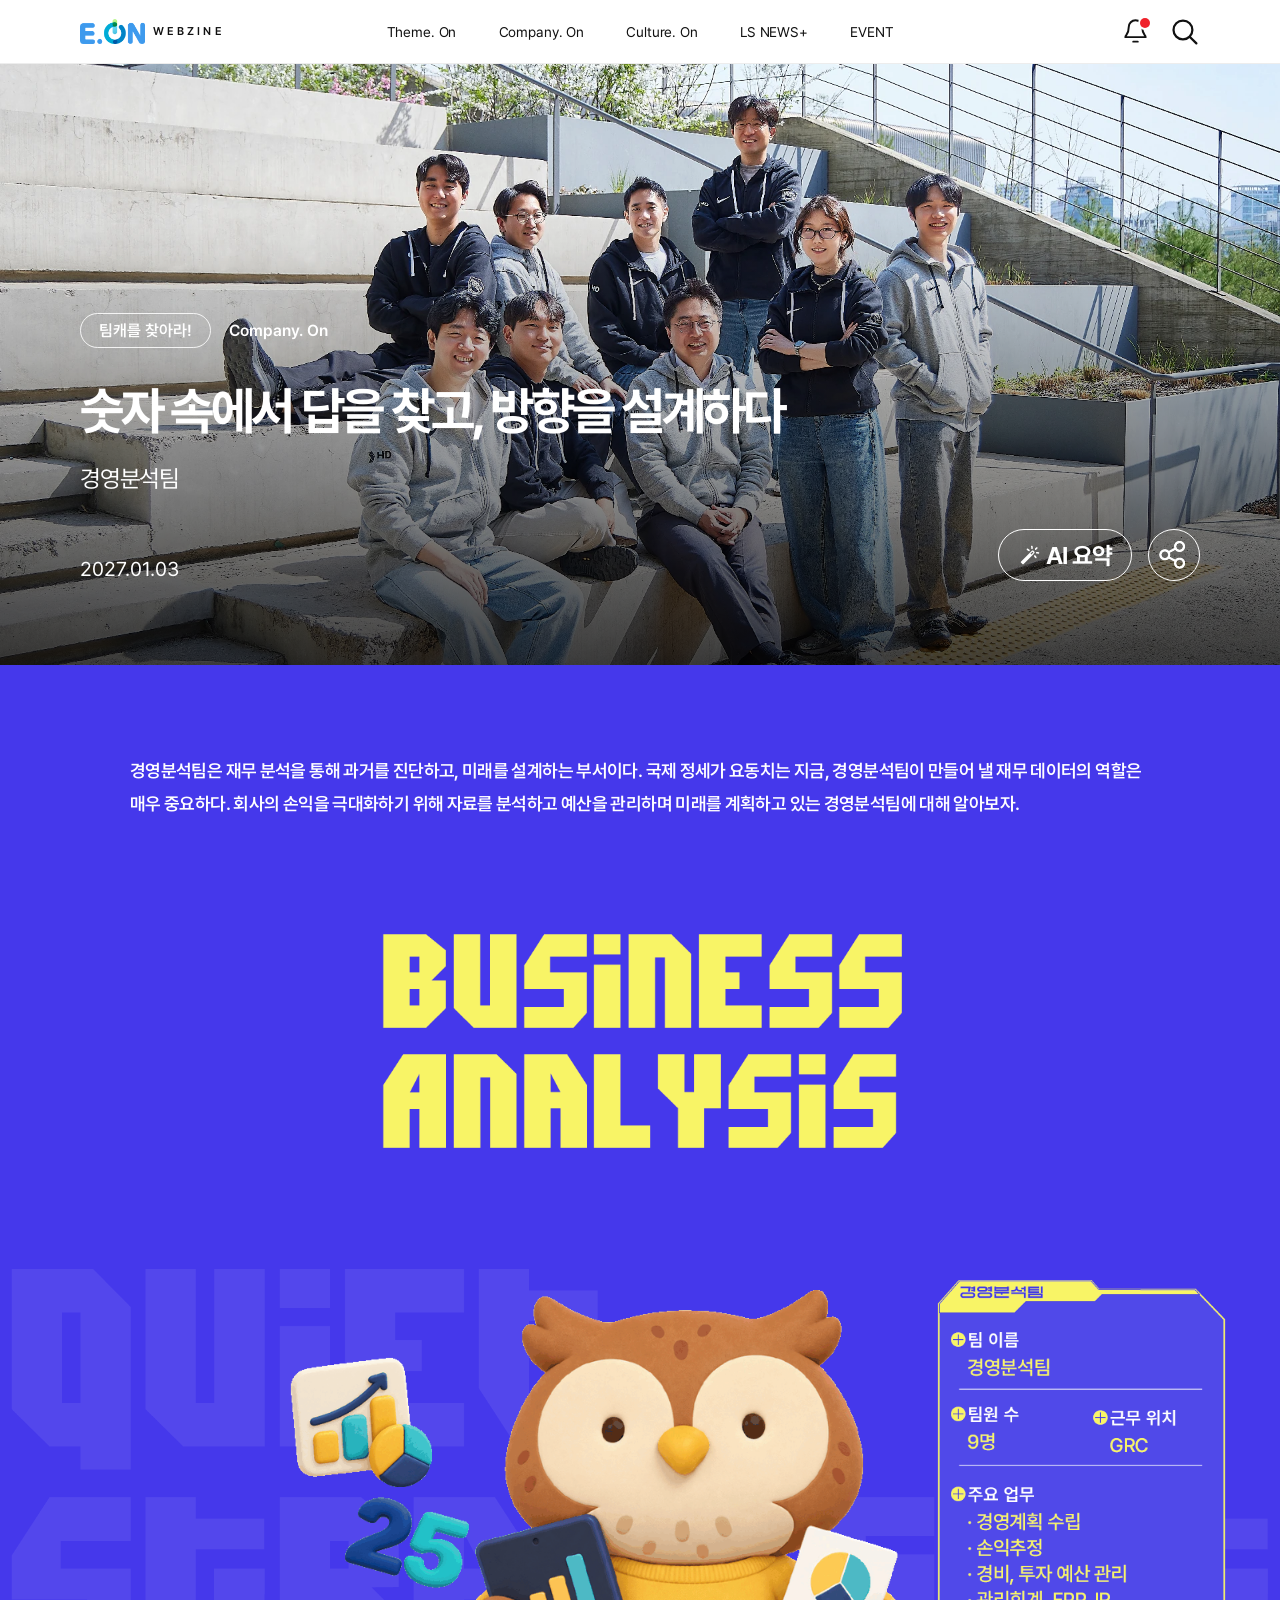
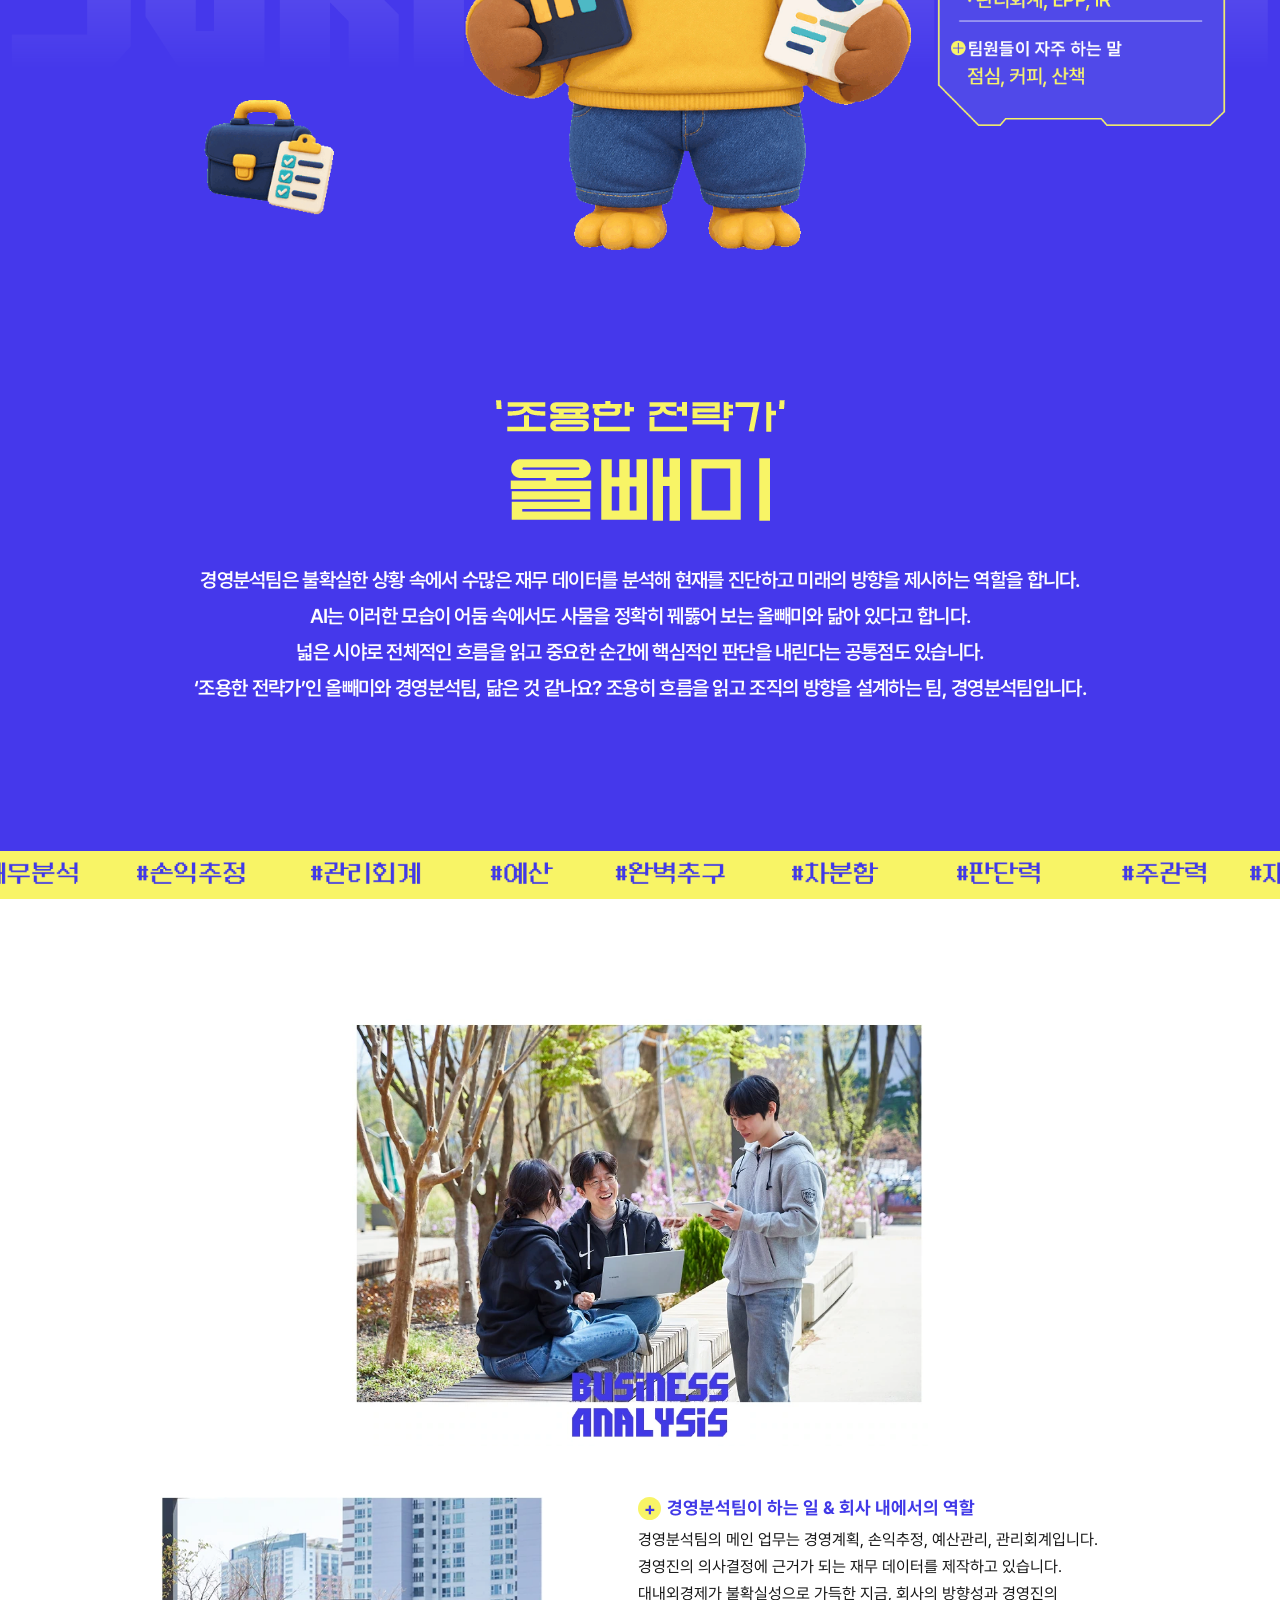
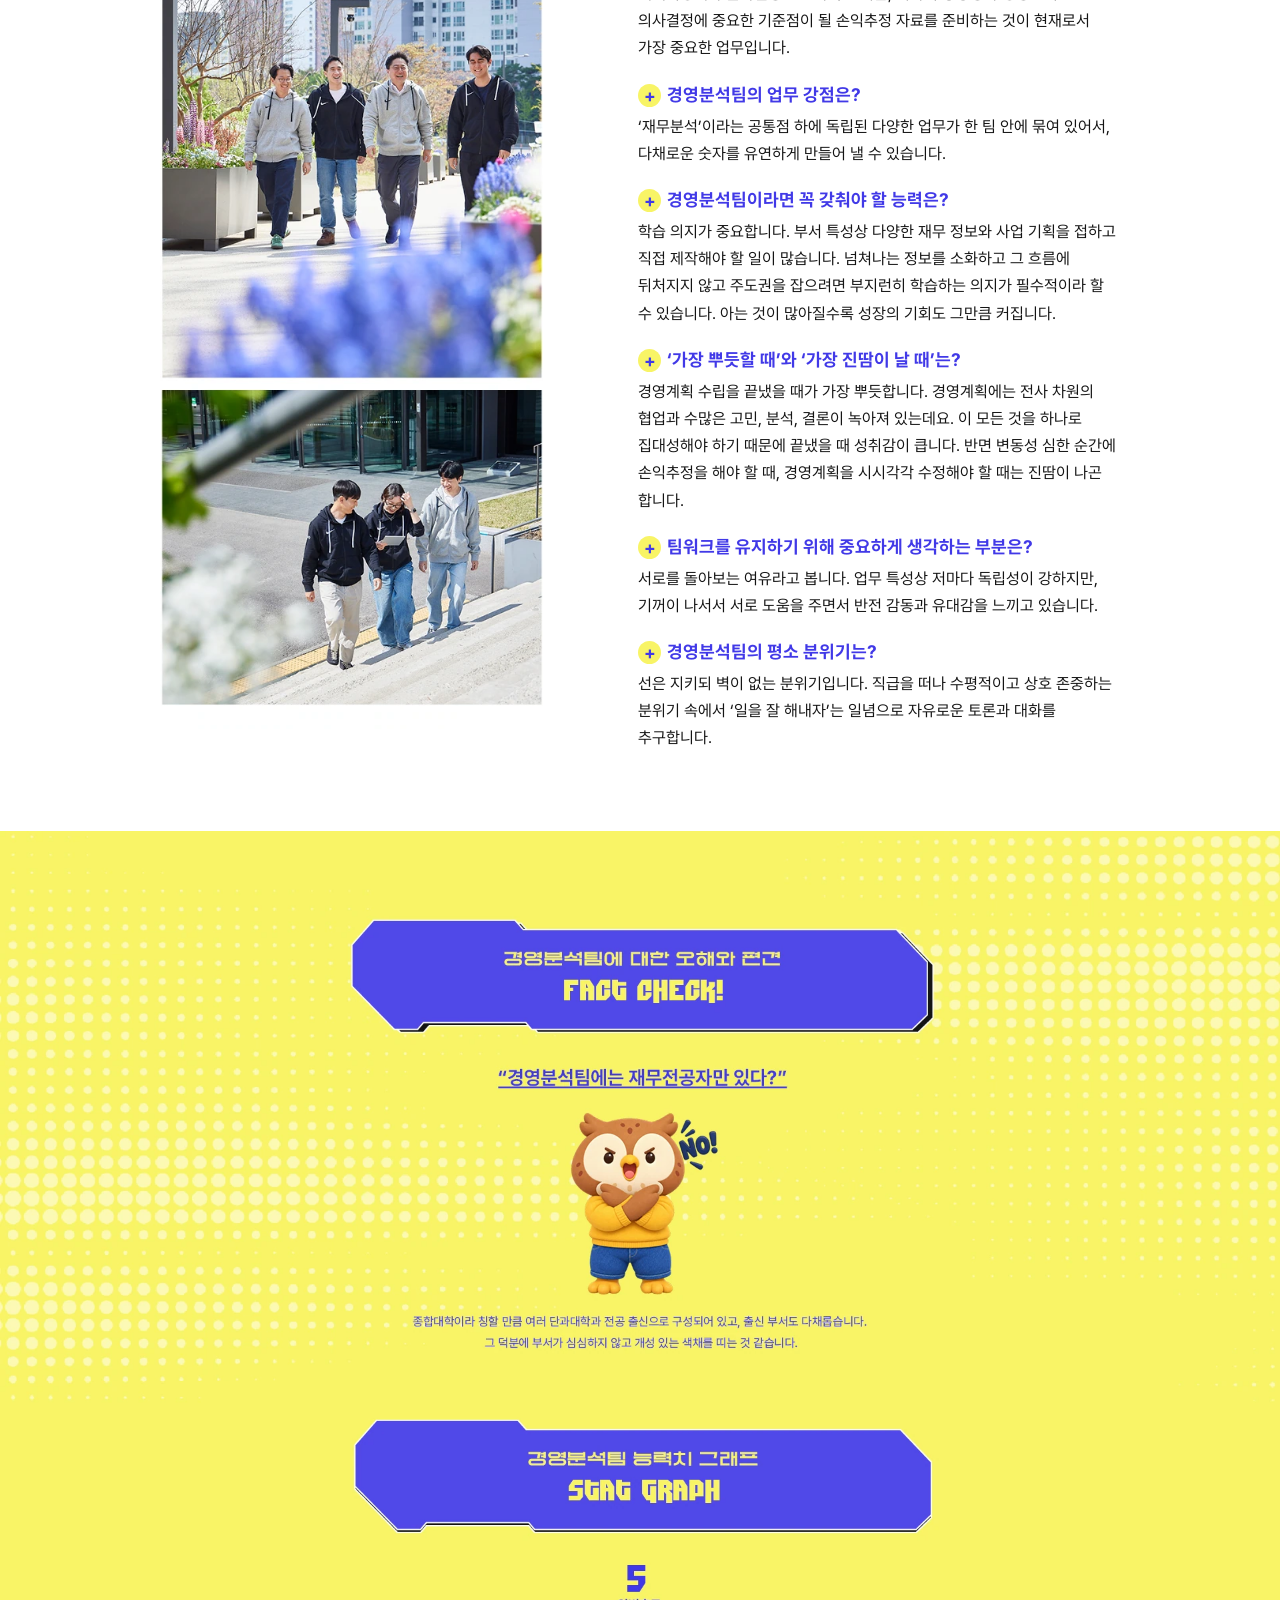
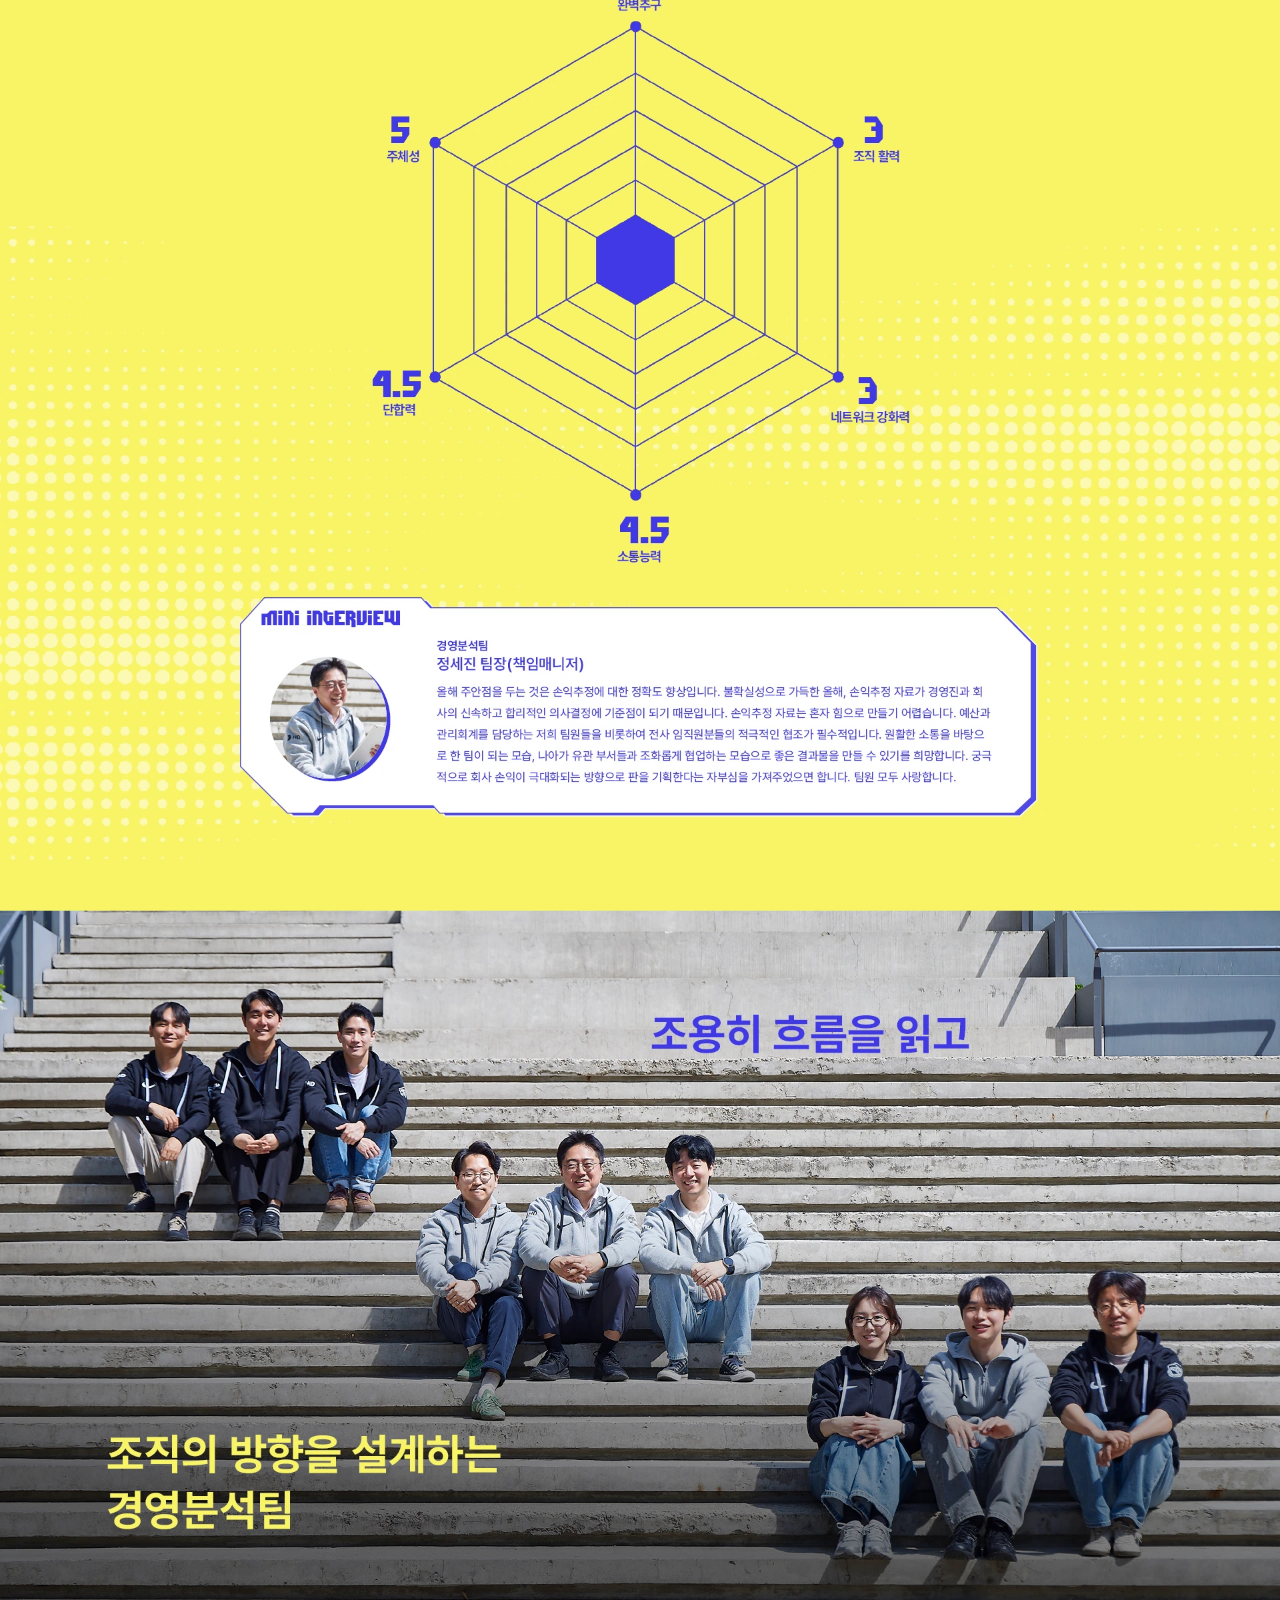
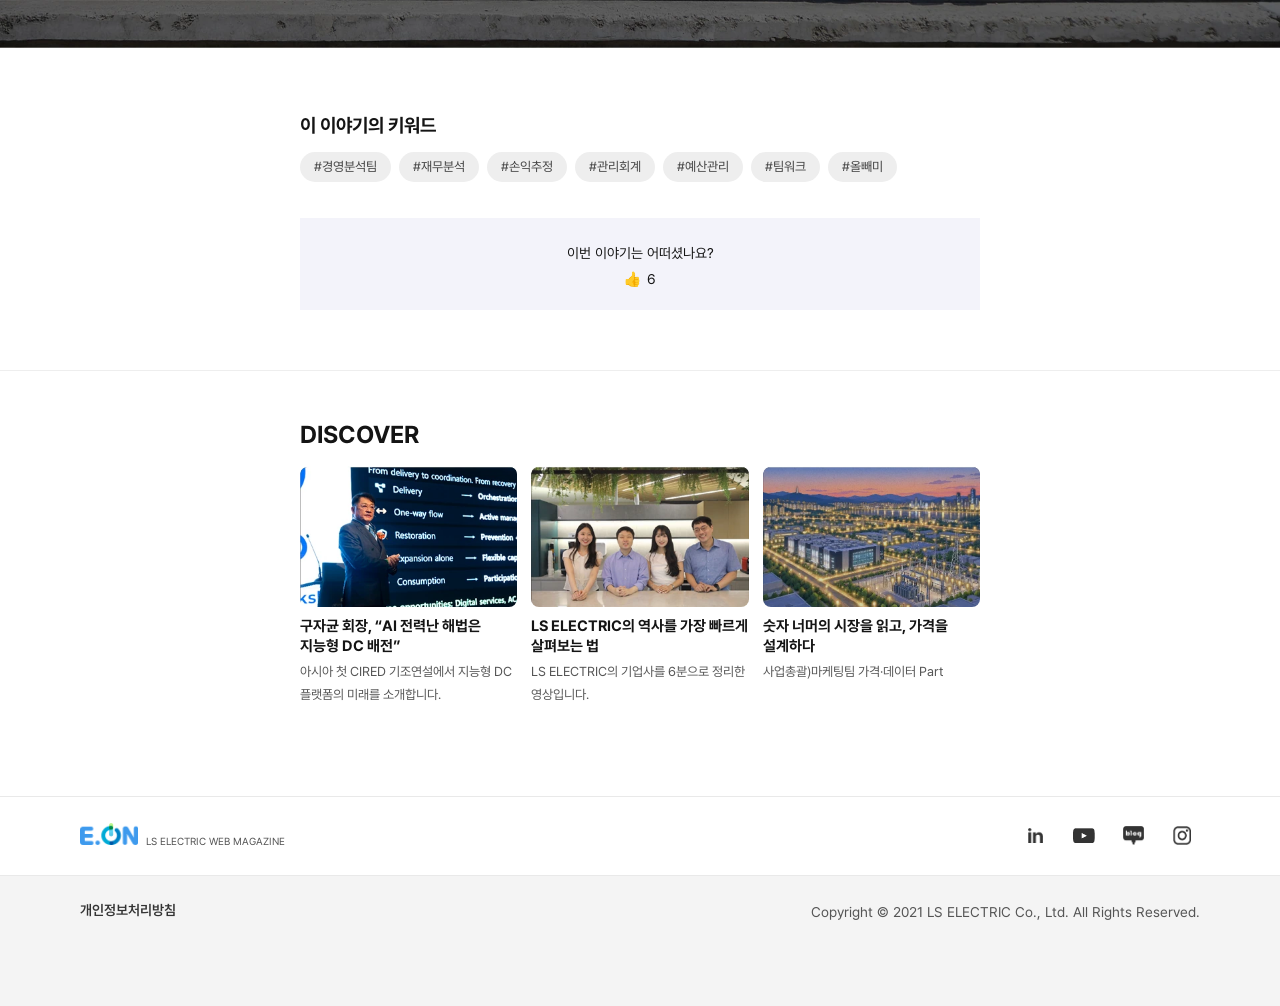
<file: sub4.html>
<!doctype html>
<html lang="ko">
  <head>
    <meta charset="UTF-8" />
    <meta name="viewport" content="width=device-width, initial-scale=1.0" />
    <meta name="description" content="숫자 속에서 답을 찾고, 방향을 설계하다 · LS ELECTRIC E.ON 웹진" />
    <title>숫자 속에서 답을 찾고, 방향을 설계하다 | E.ON WEBZINE</title>
    <link rel="icon" href="./assets/eon-logo.png" type="image/png" />
    <link rel="stylesheet" href="./css/style.css" />
    <link rel="stylesheet" href="./css/articles.css" />
    <script src="./js/header.js" defer></script>
    <script src="./js/article-summary.js" defer></script>
  </head>
  <body class="article-page article-page--4">
    <header class="site-header is-light" data-header>
      <a class="brand" href="./main2.html" aria-label="E.ON 웹진 메인 2로 이동">
        <img src="./assets/eon-logo.png" alt="" width="480" height="186" />
        <span lang="en">WEBZINE</span>
      </a>
      <button class="menu-toggle" type="button" aria-label="메뉴 열기" aria-controls="primary-navigation" aria-expanded="false" data-menu-toggle>
        <span></span>
        <span></span>
      </button>
      <nav class="primary-nav" id="primary-navigation" aria-label="주요 메뉴" data-menu>
        <a href="./arc.html">Theme. On</a>
        <a href="./main2.html#company">Company. On</a>
        <a href="./main2.html#culture">Culture. On</a>
        <a href="./main2.html#news">LS NEWS+</a>
        <a href="#event-popup" aria-haspopup="dialog" aria-controls="event-popup" data-event-open>EVENT</a>
      </nav>
      <div class="header-actions">
        <a class="icon-button notification-button" href="./main2.html#news" aria-label="새 소식 보기">
          <svg viewBox="0 0 24 24" aria-hidden="true">
            <path d="M18 8a6 6 0 0 0-12 0c0 7-3 7-3 9h18c0-2-3-2-3-9M10 21h4" />
          </svg>
          <span class="notification-dot" aria-hidden="true"></span>
        </a>
        <button class="icon-button search-button" type="button" aria-label="검색" disabled>
          <svg viewBox="0 0 24 24" aria-hidden="true">
            <circle cx="10.8" cy="10.8" r="7.3" />
            <path d="m16.2 16.2 5 5" />
          </svg>
        </button>
      </div>
    </header>

    <dialog class="event-dialog" id="event-popup" aria-labelledby="event-popup-title" data-event-popup>
      <div class="event-drawer">
        <div class="event-panel">
          <h2 class="visually-hidden" id="event-popup-title">AI 동료 밸런스</h2>
          <img class="event-panel__image" src="./assets/event-preview.png" width="1593" height="1622" alt="AI에게 말할 때, 나는? 반말파 대 존댓말파. 시안에 표시된 결과는 47% 대 53%이며 참여 인원은 1,286명입니다." />
          <button class="event-panel__close" type="button" aria-label="이벤트 닫기" data-event-close autofocus></button>
        </div>
        <button class="event-tab" type="button" aria-label="이벤트 닫기" data-event-close><span>EVENT</span></button>
      </div>
    </dialog>

    <main id="article-top">
      <article aria-labelledby="article-title">
        <section class="article-hero article-hero--feature article-hero--team" aria-labelledby="article-title">
          <img class="article-hero__image" src="./assets/articles/sub4/hero.webp" width="1920" height="902" alt="야외 계단에 모인 LS ELECTRIC 경영분석팀 단체 사진" fetchpriority="high" />
          <div class="article-hero__inner">
            <div class="article-hero__eyebrow"><span>팀캐를 찾아라!</span><span>Company. On</span></div>
            <h1 id="article-title">숫자 속에서 답을 찾고, 방향을 설계하다</h1>
            <p class="article-hero__subtitle">경영분석팀</p>
            <div class="article-hero__bottom">
              <time datetime="2027-01-03">2027.01.03</time>
              <div class="article-hero__actions" role="group" aria-label="기사 도구">
                <div class="article-summary" data-summary>
                  <button class="article-tool article-tool--summary" type="button" aria-expanded="false" aria-controls="article-summary-panel" data-summary-toggle>
                    <img src="./assets/articles/sub-ai-white.png" width="24" height="24" alt="" />
                    <span>AI 요약</span>
                  </button>
                  <section class="article-summary__panel" id="article-summary-panel" aria-labelledby="article-summary-heading" tabindex="-1" hidden inert data-summary-panel>
                    <button class="article-summary__close" type="button" aria-label="AI 요약 닫기" data-summary-close><span aria-hidden="true"></span><span aria-hidden="true"></span></button>
                    <div class="article-summary__content">
                      <h2 id="article-summary-heading"><img src="./assets/articles/sub-ai-purple.png" width="24" height="24" alt="" />AI 요약 | 경영분석팀 한눈에 보기</h2>
                      <p>LS일렉트릭 경영분석팀은 경영계획, 손익추정, 예산관리, 관리회계를 맡아 경영진의 의사결정에 필요한 재무 데이터를 만든다. 시장 변동이 큰 시기에는 유관 부서와 협업해 손익을 더 정확히 예측하는 데 힘쓴다. 기사는 숫자 속에서 회사의 방향을 읽는 팀의 모습을 올빼미에 빗대고, 구성원들의 인터뷰로 일하는 방식을 소개한다.</p>
                    </div>
                  </section>
                </div>
                <button class="article-tool article-tool--share" type="button" aria-label="공유" aria-disabled="true" tabindex="-1">
                  <img src="./assets/articles/sub-share-white.png" width="30" height="30" alt="" />
                </button>
              </div>
            </div>
          </div>
        </section>

        <section class="team-character" aria-labelledby="team-character-heading">
          <div class="article-prose team-character__intro">
            <p>경영분석팀은 재무 분석을 통해 과거를 진단하고, 미래를 설계하는 부서이다. 국제 정세가 요동치는 지금, 경영분석팀이 만들어 낼 재무 데이터의 역할은 매우 중요하다. 회사의 손익을 극대화하기 위해 자료를 분석하고 예산을 관리하며 미래를 계획하고 있는 경영분석팀에 대해 알아보자.</p>
          </div>
          <div class="team-character__stage">
            <img class="team-character__backdrop" src="./assets/articles/sub4/quiet-strategist-background.png" width="1943" height="635" alt="" aria-hidden="true" />
            <h2 id="team-character-heading"><img src="./assets/articles/sub4/business-analysis.png" width="748" height="309" alt="BUSINESS ANALYSIS" /></h2>
            <img class="team-character__owl" src="./assets/articles/sub4/owl-animation.gif" width="1155" height="900" alt="재무 자료와 태블릿을 든 경영분석팀 올빼미 캐릭터" loading="lazy" />
            <img class="team-character__profile" src="./assets/articles/sub4/team-profile.png" width="419" height="647" alt="경영분석팀. 팀원 9명, 근무 위치 GRC. 주요 업무는 경영계획 수립, 손익추정, 경비·투자 예산 관리, 관리회계, EPP, IR. 팀원들이 자주 하는 말은 점심, 커피, 산책." />
          </div>
          <div class="team-character__description">
            <h3><img src="./assets/articles/sub4/quiet-strategist.png" width="305" height="137" alt="조용한 전략가 올빼미" /></h3>
            <p>
              경영분석팀은 불확실한 상황 속에서 수많은 재무 데이터를 분석해 현재를 진단하고 미래의 방향을 제시하는 역할을 합니다.<br />
              AI는 이러한 모습이 어둠 속에서도 사물을 정확히 꿰뚫어 보는 올빼미와 닮아 있다고 합니다.<br />
              넓은 시야로 전체적인 흐름을 읽고 중요한 순간에 핵심적인 판단을 내린다는 공통점도 있습니다.<br />
              ‘조용한 전략가’인 올빼미와 경영분석팀, 닮은 것 같나요? 조용히 흐름을 읽고 조직의 방향을 설계하는 팀, 경영분석팀입니다.
            </p>
          </div>
          <div class="team-character__ticker">
            <img src="./assets/articles/sub4/ticker-animation.gif" width="1925" height="105" alt="#재무분석 #손익추정 #관리회계 #예산 #완벽추구 #차분함 #판단력 #주관력" loading="lazy" />
          </div>
        </section>

        <section class="team-interview article-wide">
          <figure class="team-interview__lead">
            <img src="./assets/articles/sub4/interview-lead.webp" width="856" height="634" alt="야외에서 이야기를 나누는 경영분석팀 구성원" loading="lazy" />
          </figure>
          <div class="team-interview__columns">
            <figure class="team-interview__gallery">
              <img src="./assets/articles/sub4/interview-gallery.webp" width="485" height="1053" alt="회사 주변을 걷는 경영분석팀의 여러 모습" loading="lazy" />
            </figure>
            <div class="team-interview__answers">
              <section><h3>경영분석팀이 하는 일 &amp; 회사 내에서의 역할</h3><p>경영분석팀의 메인 업무는 경영계획, 손익추정, 예산관리, 관리회계입니다. 경영진의 의사결정에 근거가 되는 재무 데이터를 제작하고 있습니다. 대내외경제가 불확실성으로 가득한 지금, 회사의 방향성과 경영진의 의사결정에 중요한 기준점이 될 손익추정 자료를 준비하는 것이 현재로서 가장 중요한 업무입니다.</p></section>
              <section><h3>경영분석팀의 업무 강점은?</h3><p>‘재무분석’이라는 공통점 하에 독립된 다양한 업무가 한 팀 안에 묶여 있어서, 다채로운 숫자를 유연하게 만들어 낼 수 있습니다.</p></section>
              <section><h3>경영분석팀이라면 꼭 갖춰야 할 능력은?</h3><p>학습 의지가 중요합니다. 부서 특성상 다양한 재무 정보와 사업 기획을 접하고 직접 제작해야 할 일이 많습니다. 넘쳐나는 정보를 소화하고 그 흐름에 뒤처지지 않고 주도권을 잡으려면 부지런히 학습하는 의지가 필수적이라 할 수 있습니다. 아는 것이 많아질수록 성장의 기회도 그만큼 커집니다.</p></section>
              <section><h3>‘가장 뿌듯할 때’와 ‘가장 진땀이 날 때’는?</h3><p>경영계획 수립을 끝냈을 때가 가장 뿌듯합니다. 경영계획에는 전사 차원의 협업과 수많은 고민, 분석, 결론이 녹아져 있는데요. 이 모든 것을 하나로 집대성해야 하기 때문에 끝냈을 때 성취감이 큽니다. 반면 변동성 심한 순간에 손익추정을 해야 할 때, 경영계획을 시시각각 수정해야 할 때는 진땀이 나곤 합니다.</p></section>
              <section><h3>팀워크를 유지하기 위해 중요하게 생각하는 부분은?</h3><p>서로를 돌아보는 여유라고 봅니다. 업무 특성상 저마다 독립성이 강하지만, 기꺼이 나서서 서로 도움을 주면서 반전 감동과 유대감을 느끼고 있습니다.</p></section>
              <section><h3>경영분석팀의 평소 분위기는?</h3><p>선은 지키되 벽이 없는 분위기입니다. 직급을 떠나 수평적이고 상호 존중하는 분위기 속에서 ‘일을 잘 해내자’는 일념으로 자유로운 토론과 대화를 추구합니다.</p></section>
            </div>
          </div>
        </section>

        <section class="team-stats">
          <figure class="article-art team-fact">
            <picture>
              <source media="(max-width: 700px)" srcset="./assets/articles/sub4/fact-check-mobile.webp" />
              <img src="./assets/articles/sub4/fact-check.webp" width="1920" height="825" alt="재무전공자만 있다는 편견을 부정하는 올빼미" loading="lazy" />
            </picture>
            <div class="article-transcript">
              <h3>경영분석팀에는 재무전공자만 있다?</h3>
              <p>종합대학이라 칭할 만큼 여러 단과대학과 전공 출신으로 구성되어 있고, 출신 부서도 다채롭습니다. 그 덕분에 부서가 심심하지 않고 개성 있는 색채를 띠는 것 같습니다.</p>
            </div>
          </figure>
          <figure class="article-art team-graph">
            <picture>
              <source media="(max-width: 700px)" srcset="./assets/articles/sub4/stats-mobile.webp" />
              <img src="./assets/articles/sub4/stats.webp" width="1920" height="1744" alt="레이더 그래프로 나타낸 경영분석팀의 능력치. 완벽추구 5, 주체성 5, 조직 활력 3, 단합력 4.5, 네트워크 강화력 3, 소통능력 4.5." loading="lazy" />
            </picture>
            <div class="article-transcript">
              <h3>경영분석팀 정세진 팀장 미니 인터뷰</h3>
              <p>올해 주안점을 두는 것은 손익추정에 대한 정확도 향상입니다. 불확실성으로 가득한 올해, 손익추정 자료가 경영진과 회사의 신속하고 합리적인 의사결정에 기준점이 되기 때문입니다. 손익추정 자료는 혼자 힘으로 만들기 어렵습니다. 예산과 관리회계를 담당하는 저희 팀원들을 비롯하여 전사 임직원분들의 적극적인 협조가 필수적입니다. 원활한 소통을 바탕으로 한 팀이 되는 모습, 나아가 유관 부서들과 조화롭게 협업하는 모습으로 좋은 결과물을 만들 수 있기를 희망합니다. 궁극적으로 회사 손익이 극대화되는 방향으로 판을 기획한다는 자부심을 가져주었으면 합니다. 팀원 모두 사랑합니다.</p>
            </div>
          </figure>
        </section>

        <figure class="article-art team-closing">
          <img src="./assets/articles/sub4/closing.webp" width="1920" height="1056" alt="조용히 흐름을 읽고 조직의 방향을 설계하는 경영분석팀" loading="lazy" />
        </figure>

        <section class="article-feedback" aria-labelledby="article-keywords-heading">
          <div class="article-prose">
            <h2 id="article-keywords-heading">이 이야기의 키워드</h2>
            <ul class="article-tags">
              <li>#경영분석팀</li>
              <li>#재무분석</li>
              <li>#손익추정</li>
              <li>#관리회계</li>
              <li>#예산관리</li>
              <li>#팀워크</li>
              <li>#올빼미</li>
            </ul>
            <div class="article-reaction">
              <p>이번 이야기는 어떠셨나요?</p>
              <span class="article-reaction__count"><span aria-hidden="true">👍</span><span aria-label="좋아요 6개">6</span></span>
            </div>
          </div>
        </section>

        <section class="article-discover" aria-labelledby="article-discover-heading">
          <div class="article-prose">
            <h2 id="article-discover-heading" lang="en">DISCOVER</h2>
            <div class="article-discover__grid">
              <article class="article-discover__card">
                <img src="./assets/articles/discover/dc-platform.webp" width="326" height="213" alt="지능형 DC 플랫폼을 소개하는 구자균 회장" loading="lazy" />
                <h3>구자균 회장, “AI 전력난 해법은 지능형 DC 배전”</h3>
                <p>아시아 첫 CIRED 기조연설에서 지능형 DC 플랫폼의 미래를 소개합니다.</p>
              </article>
              <article class="article-discover__card">
                <img src="./assets/articles/discover/history.webp" width="326" height="213" alt="LS ELECTRIC 사업장의 전경" loading="lazy" />
                <h3>LS ELECTRIC의 역사를 가장 빠르게 살펴보는 법</h3>
                <p>LS ELECTRIC의 기업사를 6분으로 정리한 영상입니다.</p>
              </article>
              <article class="article-discover__card">
                <img src="./assets/articles/discover/pricing.webp" width="326" height="213" alt="동료와 함께 앉은 LS ELECTRIC 마케팅팀" loading="lazy" />
                <h3>숫자 너머의 시장을 읽고, 가격을 설계하다</h3>
                <p>사업총괄)마케팅팀 가격·데이터 Part</p>
              </article>
            </div>
          </div>
        </section>
      </article>
    </main>

    <a class="back-to-top article-top" href="#article-top" aria-label="맨 위로 이동" data-article-top hidden>
      <svg viewBox="0 0 24 24" aria-hidden="true"><path d="M12 21V3m-8 8 8-8 8 8" /></svg>
      <span>TOP</span>
    </a>

    <footer class="site-footer" data-footer>
      <div class="site-footer__top">
        <div class="site-footer__inner site-footer__top-inner">
          <a class="site-footer__brand" href="#article-top" aria-label="E.ON 웹진 홈">
            <img src="./assets/eon-logo.png" alt="" width="480" height="186" />
            <span lang="en">LS ELECTRIC WEB MAGAZINE</span>
          </a>
          <nav class="site-footer__socials" aria-label="LS ELECTRIC 소셜 미디어">
            <a href="https://www.linkedin.com/company/lselectric/" aria-label="LS ELECTRIC 링크드인"><img src="./assets/icon-linkedin.png" alt="" width="32" height="33" /></a>
            <a href="https://www.youtube.com/@LSELECTRIC" aria-label="LS ELECTRIC 유튜브"><img src="./assets/icon-youtube.png" alt="" width="41" height="28" /></a>
            <a href="https://blog.naver.com/ls-electric" aria-label="LS ELECTRIC 블로그"><img src="./assets/icon-blog.png" alt="" width="43" height="40" /></a>
            <a href="https://www.instagram.com/lselectric_global/" aria-label="LS ELECTRIC 인스타그램"><img src="./assets/icon-instagram.png" alt="" width="43" height="44" /></a>
          </nav>
        </div>
      </div>
      <div class="site-footer__bottom">
        <div class="site-footer__inner site-footer__bottom-inner">
          <a class="site-footer__privacy" href="https://www.ls-electric.com/ko/etc/privacy">개인정보처리방침</a>
          <p class="site-footer__copyright" lang="en">Copyright © 2021 LS ELECTRIC Co., Ltd. All Rights Reserved.</p>
        </div>
      </div>
    </footer>
  </body>
</html>
</file>
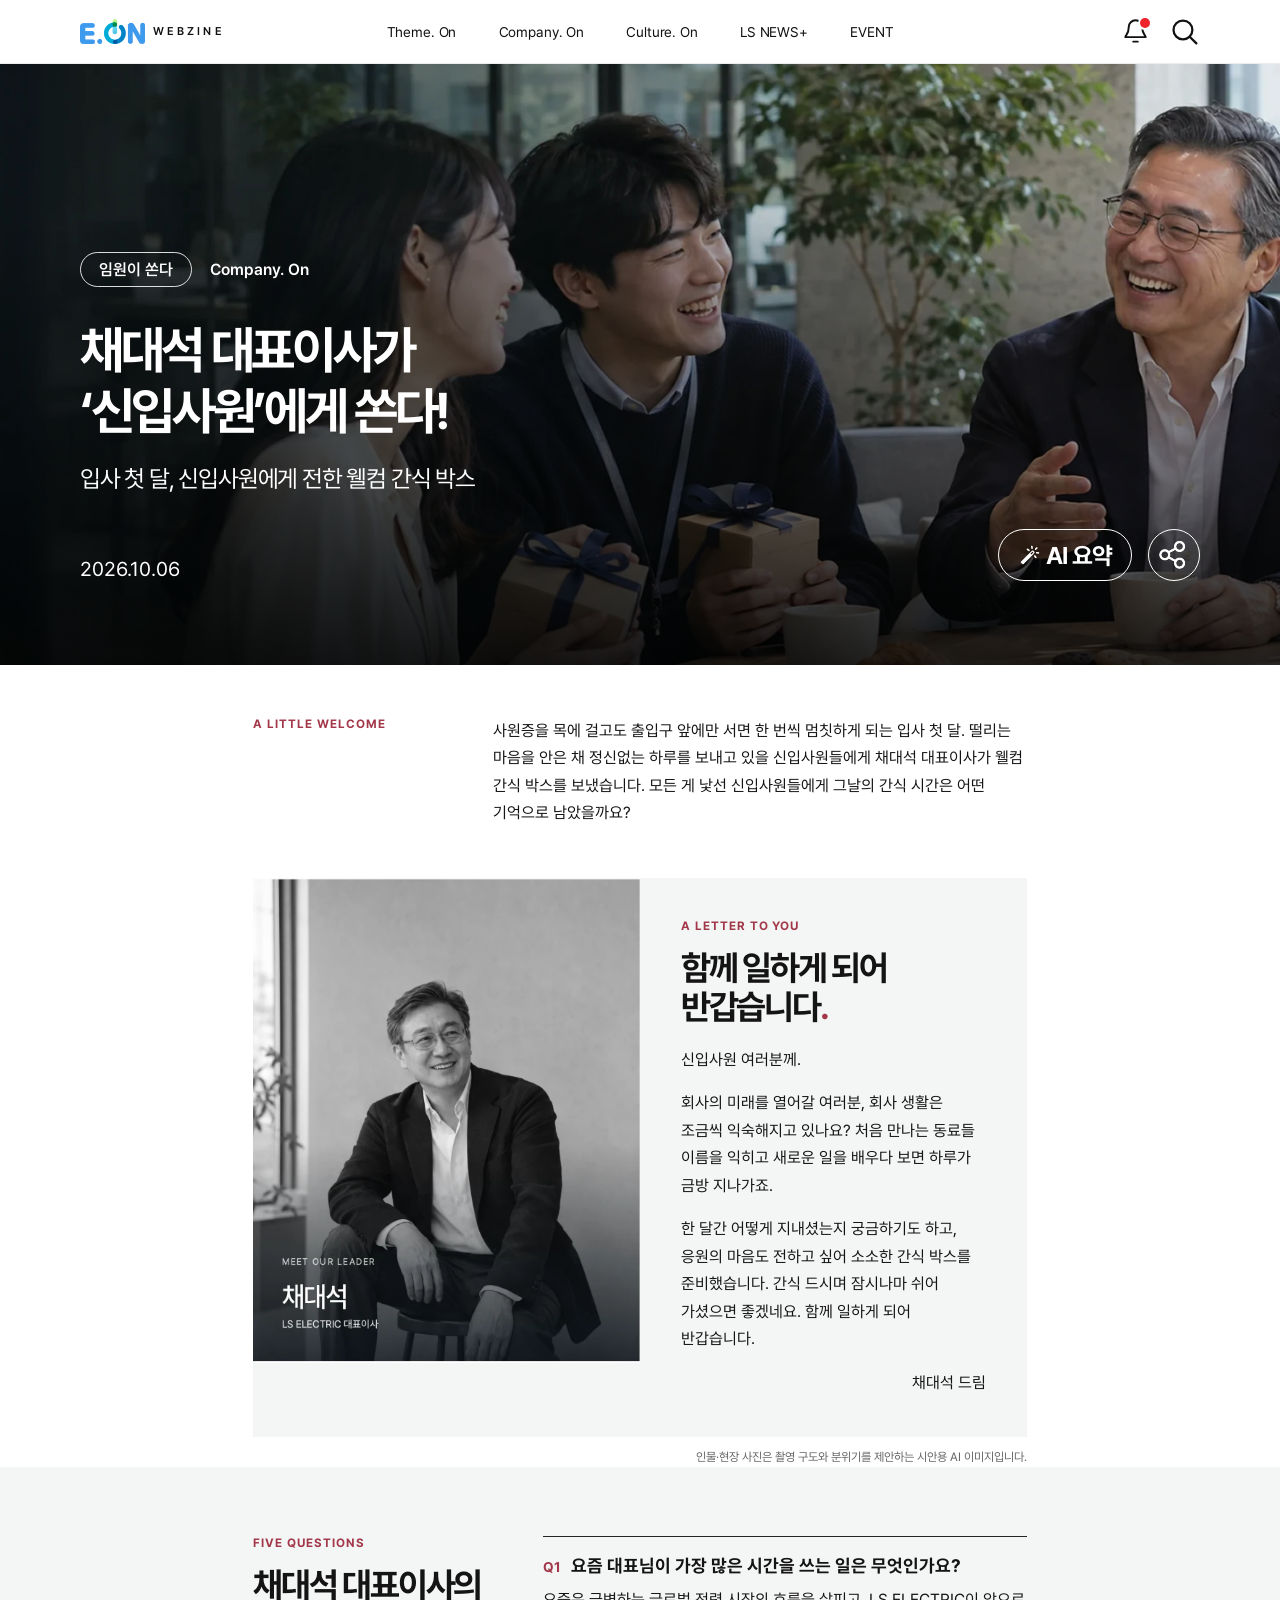
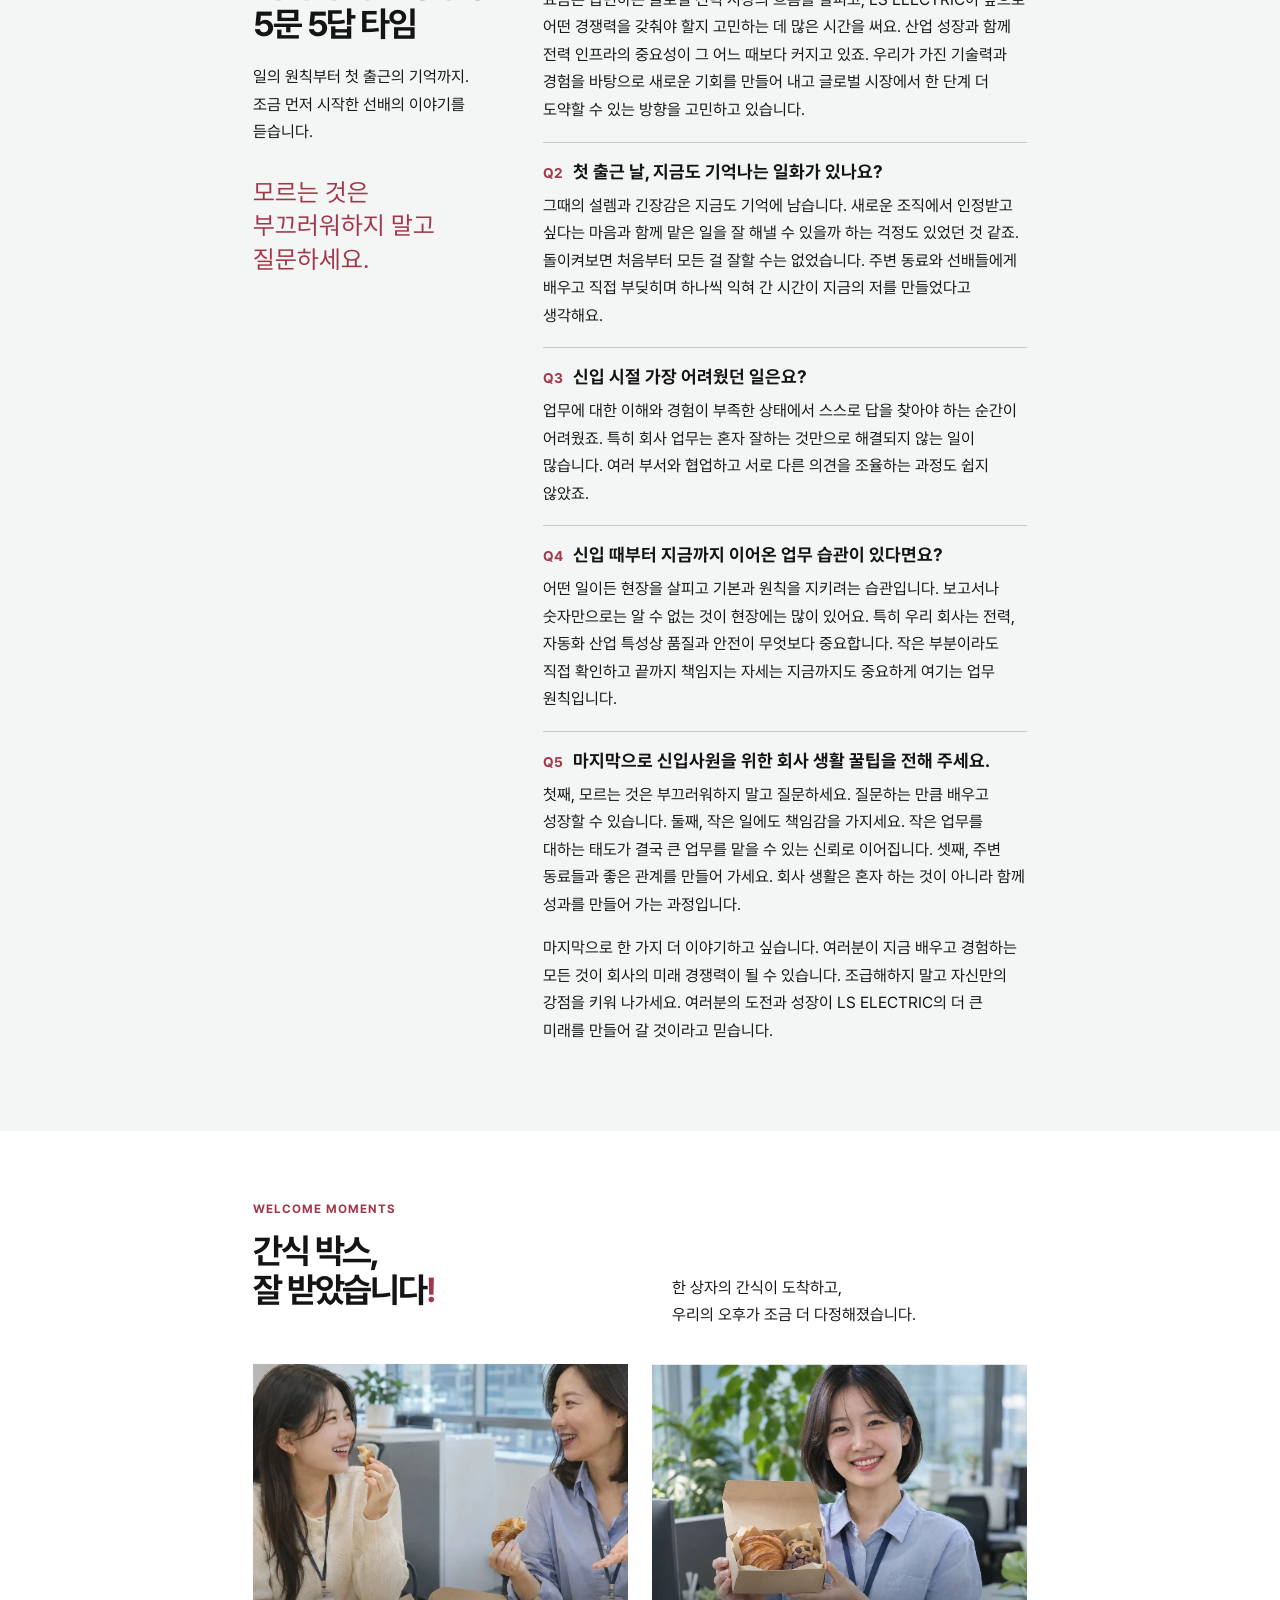
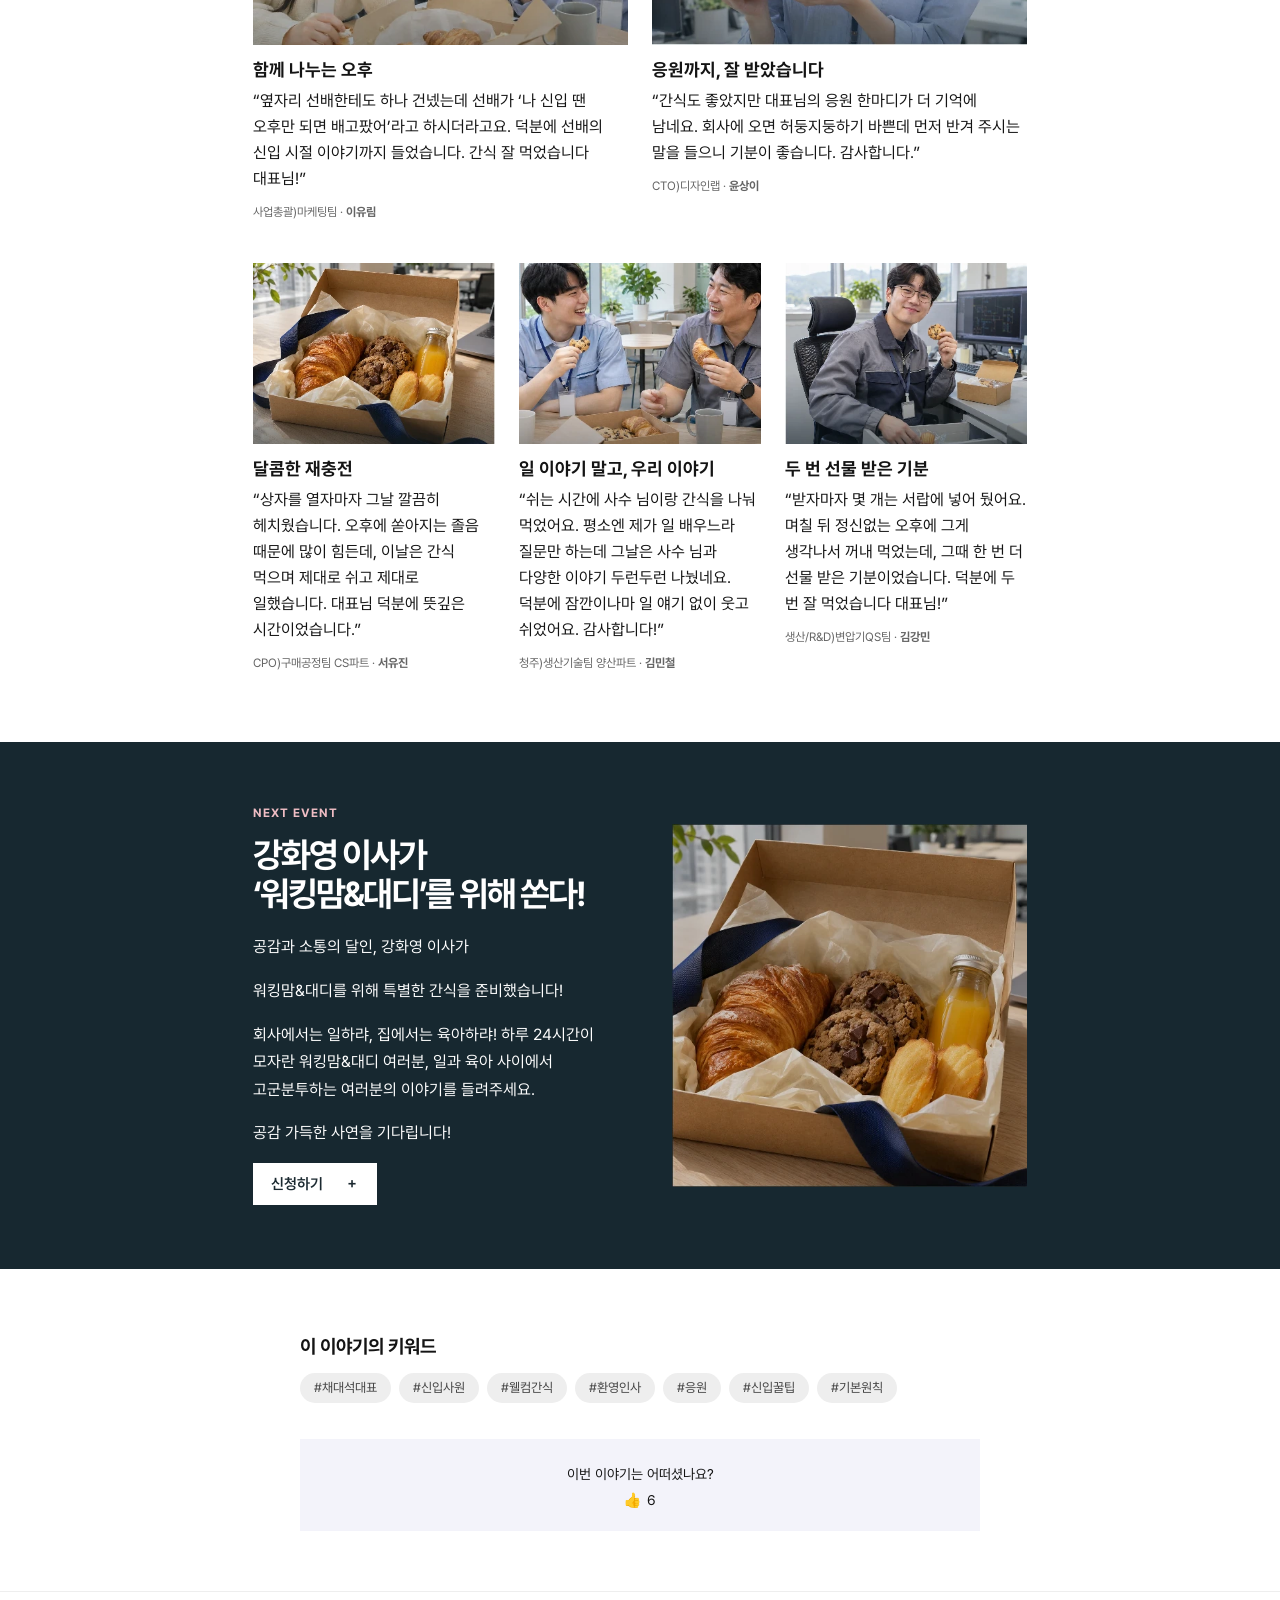
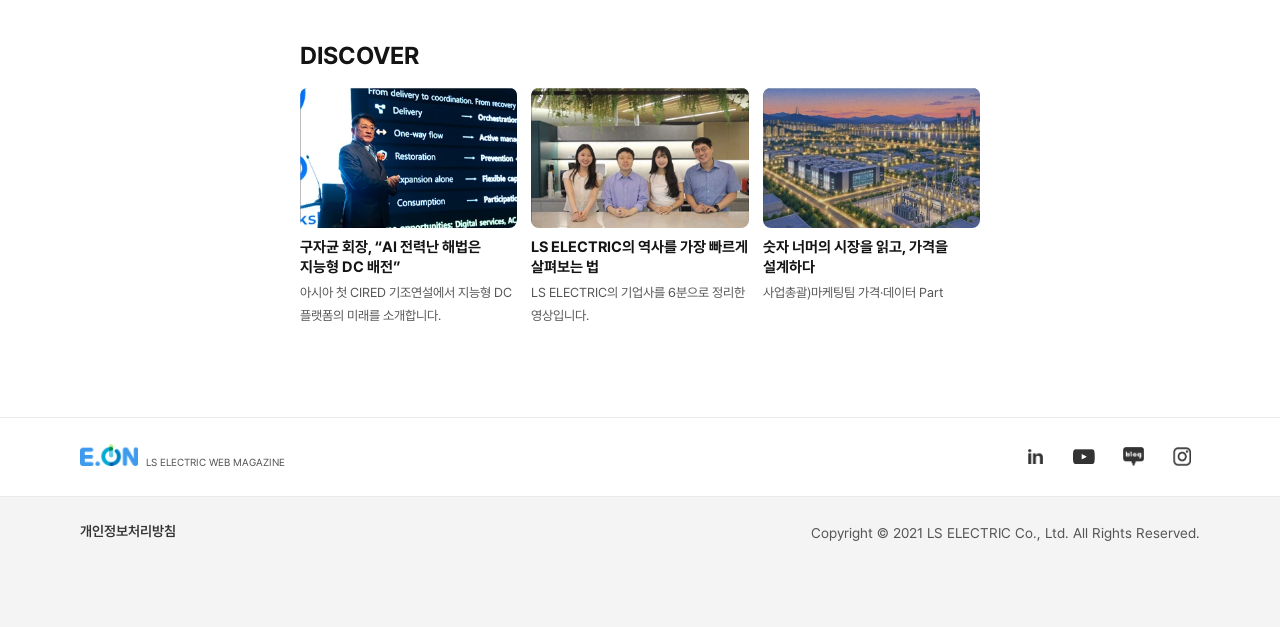
<file: sub5.html>
<!doctype html>
<html lang="ko">
  <head>
    <meta charset="UTF-8" />
    <meta name="viewport" content="width=device-width, initial-scale=1.0" />
    <meta name="description" content="채대석 대표이사가 ‘신입사원’에게 쏜다! · LS ELECTRIC E.ON 웹진" />
    <title>채대석 대표이사가 ‘신입사원’에게 쏜다! | E.ON WEBZINE</title>
    <link rel="icon" href="./assets/eon-logo.png" type="image/png" />
    <link rel="stylesheet" href="./css/style.css" />
    <link rel="stylesheet" href="./css/articles.css" />
    <script src="./js/header.js" defer></script>
    <script src="./js/article-summary.js" defer></script>
  </head>
  <body class="article-page article-page--5">
    <header class="site-header is-light" data-header>
      <a class="brand" href="./main2.html" aria-label="E.ON 웹진 메인 2로 이동">
        <img src="./assets/eon-logo.png" alt="" width="480" height="186" />
        <span lang="en">WEBZINE</span>
      </a>
      <button class="menu-toggle" type="button" aria-label="메뉴 열기" aria-controls="primary-navigation" aria-expanded="false" data-menu-toggle>
        <span></span>
        <span></span>
      </button>
      <nav class="primary-nav" id="primary-navigation" aria-label="주요 메뉴" data-menu>
        <a href="./arc.html">Theme. On</a>
        <a href="./main2.html#company">Company. On</a>
        <a href="./main2.html#culture">Culture. On</a>
        <a href="./main2.html#news">LS NEWS+</a>
        <a href="#event-popup" aria-haspopup="dialog" aria-controls="event-popup" data-event-open>EVENT</a>
      </nav>
      <div class="header-actions">
        <a class="icon-button notification-button" href="./main2.html#news" aria-label="새 소식 보기">
          <svg viewBox="0 0 24 24" aria-hidden="true">
            <path d="M18 8a6 6 0 0 0-12 0c0 7-3 7-3 9h18c0-2-3-2-3-9M10 21h4" />
          </svg>
          <span class="notification-dot" aria-hidden="true"></span>
        </a>
        <button class="icon-button search-button" type="button" aria-label="검색" disabled>
          <svg viewBox="0 0 24 24" aria-hidden="true">
            <circle cx="10.8" cy="10.8" r="7.3" />
            <path d="m16.2 16.2 5 5" />
          </svg>
        </button>
      </div>
    </header>

    <dialog class="event-dialog" id="event-popup" aria-labelledby="event-popup-title" data-event-popup>
      <div class="event-drawer">
        <div class="event-panel">
          <h2 class="visually-hidden" id="event-popup-title">AI 동료 밸런스</h2>
          <img class="event-panel__image" src="./assets/event-preview.png" width="1593" height="1622" alt="AI에게 말할 때, 나는? 반말파 대 존댓말파. 시안에 표시된 결과는 47% 대 53%이며 참여 인원은 1,286명입니다." />
          <button class="event-panel__close" type="button" aria-label="이벤트 닫기" data-event-close autofocus></button>
        </div>
        <button class="event-tab" type="button" aria-label="이벤트 닫기" data-event-close><span>EVENT</span></button>
      </div>
    </dialog>

    <main id="article-top">
      <article aria-labelledby="article-title">
        <section class="article-hero article-hero--feature article-hero--welcome" aria-labelledby="article-title">
          <img class="article-hero__image" src="./assets/articles/sub5/hero.webp" width="1920" height="804" alt="신입사원과 간식을 나누며 이야기하는 채대석 대표이사" fetchpriority="high" />
          <div class="article-hero__inner">
            <div class="article-hero__eyebrow"><span>임원이 쏜다</span><span>Company. On</span></div>
            <h1 id="article-title">채대석 대표이사가<br />‘신입사원’에게 쏜다!</h1>
            <p class="article-hero__subtitle">입사 첫 달, 신입사원에게 전한 웰컴 간식 박스</p>
            <div class="article-hero__bottom">
              <time datetime="2026-10-06">2026.10.06</time>
              <div class="article-hero__actions" role="group" aria-label="기사 도구">
                <div class="article-summary" data-summary>
                  <button class="article-tool article-tool--summary" type="button" aria-expanded="false" aria-controls="article-summary-panel" data-summary-toggle>
                    <img src="./assets/articles/sub-ai-white.png" width="24" height="24" alt="" />
                    <span>AI 요약</span>
                  </button>
                  <section class="article-summary__panel" id="article-summary-panel" aria-labelledby="article-summary-heading" tabindex="-1" hidden inert data-summary-panel>
                    <button class="article-summary__close" type="button" aria-label="AI 요약 닫기" data-summary-close><span aria-hidden="true"></span><span aria-hidden="true"></span></button>
                    <div class="article-summary__content">
                      <h2 id="article-summary-heading"><img src="./assets/articles/sub-ai-purple.png" width="24" height="24" alt="" />AI 요약 | 채대석 대표이사의 신입사원 환영 인사</h2>
                      <p>채대석 대표이사가 입사 첫 달을 보내는 신입사원들에게 웰컴 간식 박스와 응원 편지를 보냈다. 5문 5답에서는 첫 출근의 기억과 현장을 직접 확인하는 업무 습관을 돌아보고, 모르는 것은 질문하고 작은 일에도 책임을 다하라는 조언을 전한다. 신입사원들은 동료와 간식을 나누며 한숨 돌리고 서로 가까워진 순간을 들려준다.</p>
                    </div>
                  </section>
                </div>
                <button class="article-tool article-tool--share" type="button" aria-label="공유" aria-disabled="true" tabindex="-1">
                  <img src="./assets/articles/sub-share-white.png" width="30" height="30" alt="" />
                </button>
              </div>
            </div>
          </div>
        </section>

        <section class="welcome-section">
          <header class="article-split welcome-intro">
            <p class="article-kicker">A LITTLE WELCOME</p>
            <p>사원증을 목에 걸고도 출입구 앞에만 서면 한 번씩 멈칫하게 되는 입사 첫 달. 떨리는 마음을 안은 채 정신없는 하루를 보내고 있을 신입사원들에게 채대석 대표이사가 웰컴 간식 박스를 보냈습니다. 모든 게 낯선 신입사원들에게 그날의 간식 시간은 어떤 기억으로 남았을까요?</p>
          </header>
          <section class="welcome-letter article-split">
            <figure class="welcome-letter__portrait">
              <img src="./assets/articles/sub5/portrait.webp" width="534" height="671" alt="채대석 LS ELECTRIC 대표이사를 표현한 흑백 시안" loading="lazy" />
            </figure>
            <div class="welcome-letter__text">
              <p class="article-kicker">A LETTER TO YOU</p>
              <h2>함께 일하게 되어<br />반갑습니다<em>.</em></h2>
              <p>신입사원 여러분께.</p>
              <p>회사의 미래를 열어갈 여러분, 회사 생활은 조금씩 익숙해지고 있나요? 처음 만나는 동료들 이름을 익히고 새로운 일을 배우다 보면 하루가 금방 지나가죠.</p>
              <p>한 달간 어떻게 지내셨는지 궁금하기도 하고, 응원의 마음도 전하고 싶어 소소한 간식 박스를 준비했습니다. 간식 드시며 잠시나마 쉬어 가셨으면 좋겠네요. 함께 일하게 되어 반갑습니다.</p>
              <p class="welcome-letter__sign">채대석 드림</p>
            </div>
          </section>
          <p class="article-caption welcome-image-note">인물·현장 사진은 촬영 구도와 분위기를 제안하는 시안용 AI 이미지입니다.</p>
        </section>

        <section class="welcome-qa">
          <div class="welcome-section article-split">
            <header class="welcome-qa__lead">
              <p class="article-kicker">FIVE QUESTIONS</p>
              <h2>채대석 대표이사의<br />5문 5답 타임</h2>
              <p>일의 원칙부터 첫 출근의 기억까지.<br />조금 먼저 시작한 선배의 이야기를 듣습니다.</p>
              <blockquote>모르는 것은<br />부끄러워하지 말고<br />질문하세요.</blockquote>
            </header>
            <div class="welcome-qa__list">
              <article class="welcome-qa__item">
                <h3><span>Q1</span>요즘 대표님이 가장 많은 시간을 쓰는 일은 무엇인가요?</h3>
                <p>요즘은 급변하는 글로벌 전력 시장의 흐름을 살피고, LS ELECTRIC이 앞으로 어떤 경쟁력을 갖춰야 할지 고민하는 데 많은 시간을 써요. 산업 성장과 함께 전력 인프라의 중요성이 그 어느 때보다 커지고 있죠. 우리가 가진 기술력과 경험을 바탕으로 새로운 기회를 만들어 내고 글로벌 시장에서 한 단계 더 도약할 수 있는 방향을 고민하고 있습니다.</p>
              </article>
              <article class="welcome-qa__item">
                <h3><span>Q2</span>첫 출근 날, 지금도 기억나는 일화가 있나요?</h3>
                <p>그때의 설렘과 긴장감은 지금도 기억에 남습니다. 새로운 조직에서 인정받고 싶다는 마음과 함께 맡은 일을 잘 해낼 수 있을까 하는 걱정도 있었던 것 같죠. 돌이켜보면 처음부터 모든 걸 잘할 수는 없었습니다. 주변 동료와 선배들에게 배우고 직접 부딪히며 하나씩 익혀 간 시간이 지금의 저를 만들었다고 생각해요.</p>
              </article>
              <article class="welcome-qa__item">
                <h3><span>Q3</span>신입 시절 가장 어려웠던 일은요?</h3>
                <p>업무에 대한 이해와 경험이 부족한 상태에서 스스로 답을 찾아야 하는 순간이 어려웠죠. 특히 회사 업무는 혼자 잘하는 것만으로 해결되지 않는 일이 많습니다. 여러 부서와 협업하고 서로 다른 의견을 조율하는 과정도 쉽지 않았죠.</p>
              </article>
              <article class="welcome-qa__item">
                <h3><span>Q4</span>신입 때부터 지금까지 이어온 업무 습관이 있다면요?</h3>
                <p>어떤 일이든 현장을 살피고 기본과 원칙을 지키려는 습관입니다. 보고서나 숫자만으로는 알 수 없는 것이 현장에는 많이 있어요. 특히 우리 회사는 전력, 자동화 산업 특성상 품질과 안전이 무엇보다 중요합니다. 작은 부분이라도 직접 확인하고 끝까지 책임지는 자세는 지금까지도 중요하게 여기는 업무 원칙입니다.</p>
              </article>
              <article class="welcome-qa__item">
                <h3><span>Q5</span>마지막으로 신입사원을 위한 회사 생활 꿀팁을 전해 주세요.</h3>
                <p>첫째, 모르는 것은 부끄러워하지 말고 질문하세요. 질문하는 만큼 배우고 성장할 수 있습니다. 둘째, 작은 일에도 책임감을 가지세요. 작은 업무를 대하는 태도가 결국 큰 업무를 맡을 수 있는 신뢰로 이어집니다. 셋째, 주변 동료들과 좋은 관계를 만들어 가세요. 회사 생활은 혼자 하는 것이 아니라 함께 성과를 만들어 가는 과정입니다.</p>
                <p>마지막으로 한 가지 더 이야기하고 싶습니다. 여러분이 지금 배우고 경험하는 모든 것이 회사의 미래 경쟁력이 될 수 있습니다. 조급해하지 말고 자신만의 강점을 키워 나가세요. 여러분의 도전과 성장이 LS ELECTRIC의 더 큰 미래를 만들어 갈 것이라고 믿습니다.</p>
              </article>
            </div>
          </div>
        </section>

        <section class="welcome-section welcome-moments">
          <header class="welcome-moments__head article-split">
            <div class="welcome-moments__title">
              <p class="article-kicker">WELCOME MOMENTS</p>
              <h2>간식 박스,<br />잘 받았습니다<em>!</em></h2>
            </div>
            <p>한 상자의 간식이 도착하고,<br />우리의 오후가 조금 더 다정해졌습니다.</p>
          </header>
          <div class="welcome-moments__grid">
            <article class="welcome-moment">
              <img src="./assets/articles/sub5/share.webp" width="465" height="475" alt="함께 나누는 오후" loading="lazy" />
              <h3>함께 나누는 오후</h3>
              <blockquote>“옆자리 선배한테도 하나 건넸는데 선배가 ‘나 신입 땐 오후만 되면 배고팠어’라고 하시더라고요. 덕분에 선배의 신입 시절 이야기까지 들었습니다. 간식 잘 먹었습니다 대표님!”</blockquote>
              <p class="article-caption">사업총괄)마케팅팀 · <strong>이유림</strong></p>
            </article>
            <article class="welcome-moment">
              <img src="./assets/articles/sub5/thanks.webp" width="564" height="404" alt="응원까지, 잘 받았습니다" loading="lazy" />
              <h3>응원까지, 잘 받았습니다</h3>
              <blockquote>“간식도 좋았지만 대표님의 응원 한마디가 더 기억에 남네요. 회사에 오면 허둥지둥하기 바쁜데 먼저 반겨 주시는 말을 들으니 기분이 좋습니다. 감사합니다.”</blockquote>
              <p class="article-caption">CTO)디자인랩 · <strong>윤상이</strong></p>
            </article>
            <article class="welcome-moment">
              <img src="./assets/articles/sub5/snacks.webp" width="366" height="282" alt="달콤한 재충전" loading="lazy" />
              <h3>달콤한 재충전</h3>
              <blockquote>“상자를 열자마자 그날 깔끔히 헤치웠습니다. 오후에 쏟아지는 졸음 때문에 많이 힘든데, 이날은 간식 먹으며 제대로 쉬고 제대로 일했습니다. 대표님 덕분에 뜻깊은 시간이었습니다.”</blockquote>
              <p class="article-caption">CPO)구매공정팀 CS파트 · <strong>서유진</strong></p>
            </article>
            <article class="welcome-moment">
              <img src="./assets/articles/sub5/colleagues.webp" width="366" height="390" alt="일 이야기 말고, 우리 이야기" loading="lazy" />
              <h3>일 이야기 말고, 우리 이야기</h3>
              <blockquote>“쉬는 시간에 사수 님이랑 간식을 나눠 먹었어요. 평소엔 제가 일 배우느라 질문만 하는데 그날은 사수 님과 다양한 이야기 두런두런 나눴네요. 덕분에 잠깐이나마 일 얘기 없이 웃고 쉬었어요. 감사합니다!”</blockquote>
              <p class="article-caption">청주)생산기술팀 양산파트 · <strong>김민철</strong></p>
            </article>
            <article class="welcome-moment">
              <img src="./assets/articles/sub5/desk.webp" width="366" height="282" alt="두 번 선물 받은 기분" loading="lazy" />
              <h3>두 번 선물 받은 기분</h3>
              <blockquote>“받자마자 몇 개는 서랍에 넣어 뒀어요. 며칠 뒤 정신없는 오후에 그게 생각나서 꺼내 먹었는데, 그때 한 번 더 선물 받은 기분이었습니다. 덕분에 두 번 잘 먹었습니다 대표님!”</blockquote>
              <p class="article-caption">생산/R&amp;D)변압기QS팀 · <strong>김강민</strong></p>
            </article>
          </div>
        </section>

        <section class="welcome-next">
          <div class="welcome-section article-split">
            <div class="welcome-next__copy">
              <p class="article-kicker">NEXT EVENT</p>
              <h2>강화영 이사가<br />‘워킹맘&amp;대디’를 위해 쏜다!</h2>
              <p>공감과 소통의 달인, 강화영 이사가</p>
              <p>워킹맘&amp;대디를 위해 특별한 간식을 준비했습니다!</p>
              <p>회사에서는 일하랴, 집에서는 육아하랴! 하루 24시간이 모자란 워킹맘&amp;대디 여러분, 일과 육아 사이에서 고군분투하는 여러분의 이야기를 들려주세요.</p>
              <p>공감 가득한 사연을 기다립니다!</p>
              <span class="article-mock-button">신청하기<span aria-hidden="true">＋</span></span>
            </div>
            <figure class="welcome-next__photo">
              <img src="./assets/articles/sub5/next.webp" width="513" height="524" alt="다음 이벤트에서 준비한 간식 박스" loading="lazy" />
            </figure>
          </div>
        </section>

        <section class="article-feedback" aria-labelledby="article-keywords-heading">
          <div class="article-prose">
            <h2 id="article-keywords-heading">이 이야기의 키워드</h2>
            <ul class="article-tags">
              <li>#채대석대표</li>
              <li>#신입사원</li>
              <li>#웰컴간식</li>
              <li>#환영인사</li>
              <li>#응원</li>
              <li>#신입꿀팁</li>
              <li>#기본원칙</li>
            </ul>
            <div class="article-reaction">
              <p>이번 이야기는 어떠셨나요?</p>
              <span class="article-reaction__count"><span aria-hidden="true">👍</span><span aria-label="좋아요 6개">6</span></span>
            </div>
          </div>
        </section>

        <section class="article-discover" aria-labelledby="article-discover-heading">
          <div class="article-prose">
            <h2 id="article-discover-heading" lang="en">DISCOVER</h2>
            <div class="article-discover__grid">
              <article class="article-discover__card">
                <img src="./assets/articles/discover/dc-platform.webp" width="326" height="213" alt="지능형 DC 플랫폼을 소개하는 구자균 회장" loading="lazy" />
                <h3>구자균 회장, “AI 전력난 해법은 지능형 DC 배전”</h3>
                <p>아시아 첫 CIRED 기조연설에서 지능형 DC 플랫폼의 미래를 소개합니다.</p>
              </article>
              <article class="article-discover__card">
                <img src="./assets/articles/discover/history.webp" width="326" height="213" alt="LS ELECTRIC 사업장의 전경" loading="lazy" />
                <h3>LS ELECTRIC의 역사를 가장 빠르게 살펴보는 법</h3>
                <p>LS ELECTRIC의 기업사를 6분으로 정리한 영상입니다.</p>
              </article>
              <article class="article-discover__card">
                <img src="./assets/articles/discover/pricing.webp" width="326" height="213" alt="동료와 함께 앉은 LS ELECTRIC 마케팅팀" loading="lazy" />
                <h3>숫자 너머의 시장을 읽고, 가격을 설계하다</h3>
                <p>사업총괄)마케팅팀 가격·데이터 Part</p>
              </article>
            </div>
          </div>
        </section>
      </article>
    </main>

    <a class="back-to-top article-top" href="#article-top" aria-label="맨 위로 이동" data-article-top hidden>
      <svg viewBox="0 0 24 24" aria-hidden="true"><path d="M12 21V3m-8 8 8-8 8 8" /></svg>
      <span>TOP</span>
    </a>

    <footer class="site-footer" data-footer>
      <div class="site-footer__top">
        <div class="site-footer__inner site-footer__top-inner">
          <a class="site-footer__brand" href="#article-top" aria-label="E.ON 웹진 홈">
            <img src="./assets/eon-logo.png" alt="" width="480" height="186" />
            <span lang="en">LS ELECTRIC WEB MAGAZINE</span>
          </a>
          <nav class="site-footer__socials" aria-label="LS ELECTRIC 소셜 미디어">
            <a href="https://www.linkedin.com/company/lselectric/" aria-label="LS ELECTRIC 링크드인"><img src="./assets/icon-linkedin.png" alt="" width="32" height="33" /></a>
            <a href="https://www.youtube.com/@LSELECTRIC" aria-label="LS ELECTRIC 유튜브"><img src="./assets/icon-youtube.png" alt="" width="41" height="28" /></a>
            <a href="https://blog.naver.com/ls-electric" aria-label="LS ELECTRIC 블로그"><img src="./assets/icon-blog.png" alt="" width="43" height="40" /></a>
            <a href="https://www.instagram.com/lselectric_global/" aria-label="LS ELECTRIC 인스타그램"><img src="./assets/icon-instagram.png" alt="" width="43" height="44" /></a>
          </nav>
        </div>
      </div>
      <div class="site-footer__bottom">
        <div class="site-footer__inner site-footer__bottom-inner">
          <a class="site-footer__privacy" href="https://www.ls-electric.com/ko/etc/privacy">개인정보처리방침</a>
          <p class="site-footer__copyright" lang="en">Copyright © 2021 LS ELECTRIC Co., Ltd. All Rights Reserved.</p>
        </div>
      </div>
    </footer>
  </body>
</html>
</file>
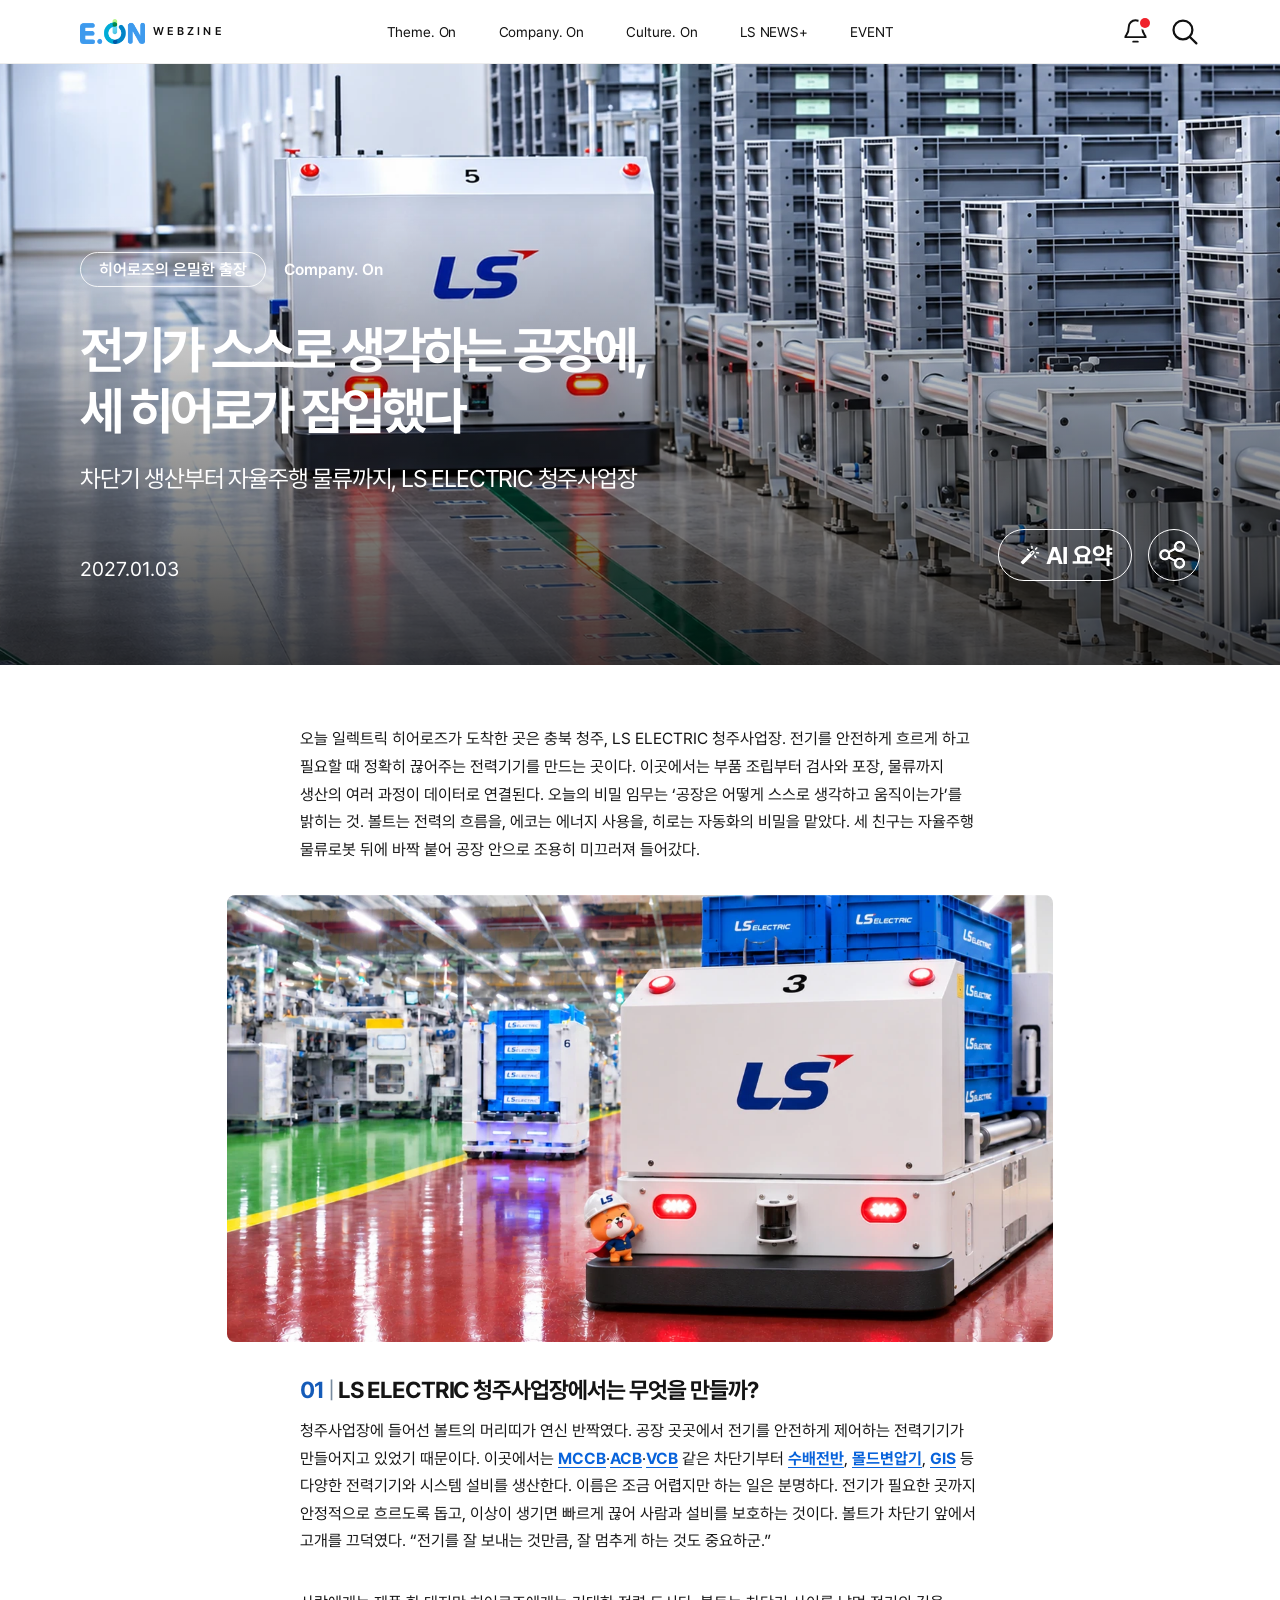
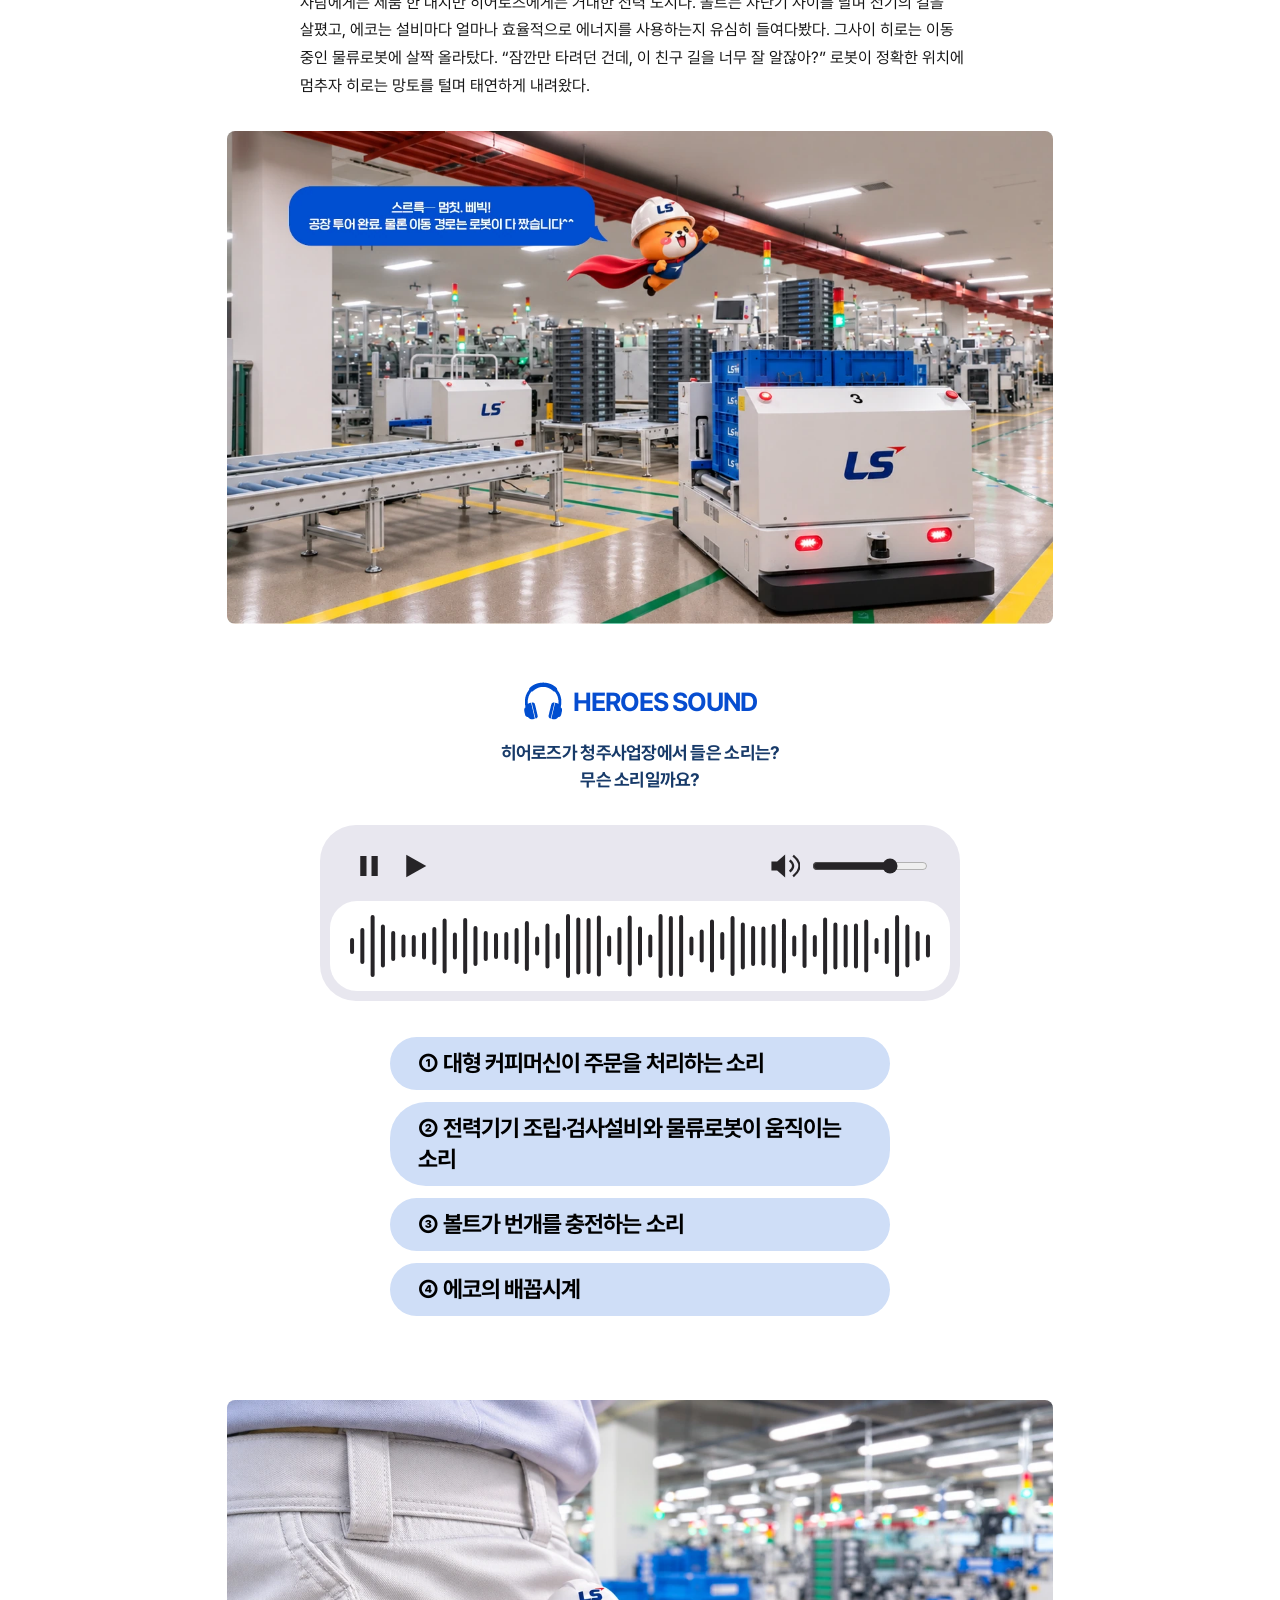
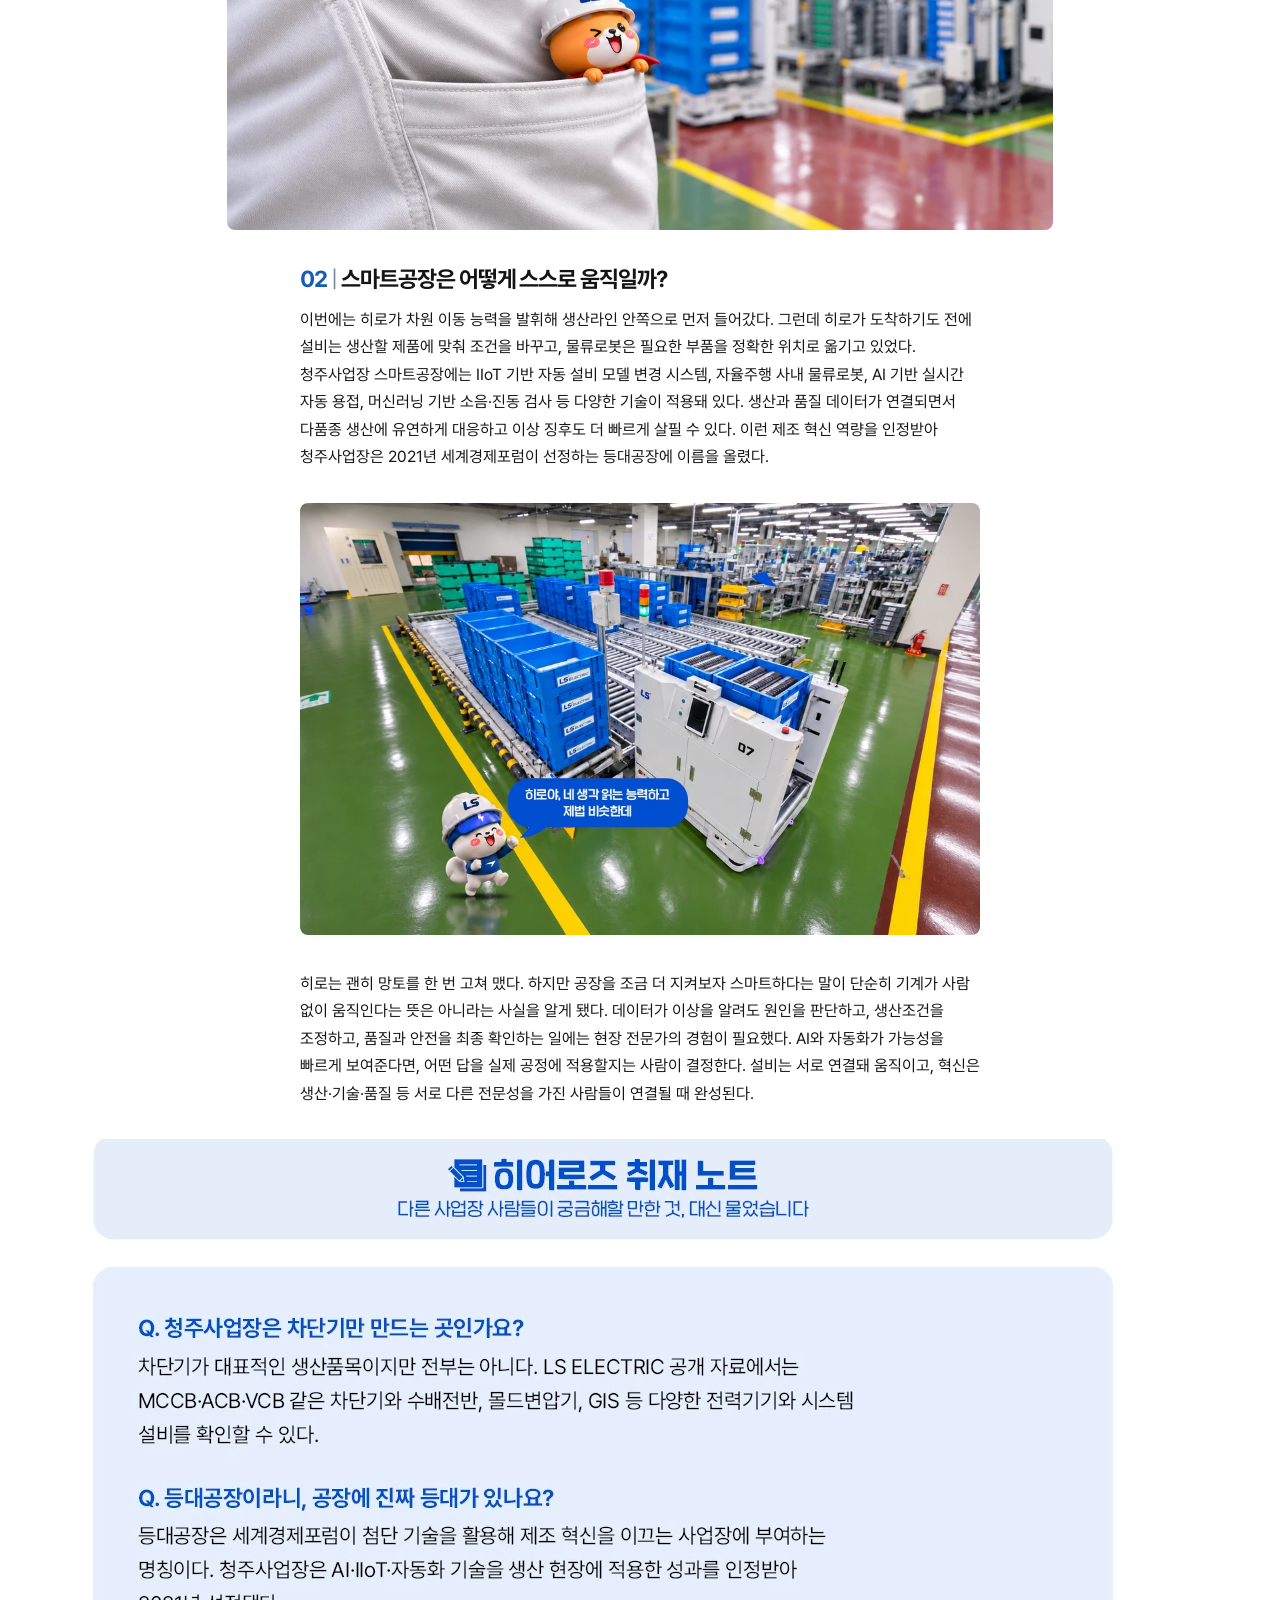
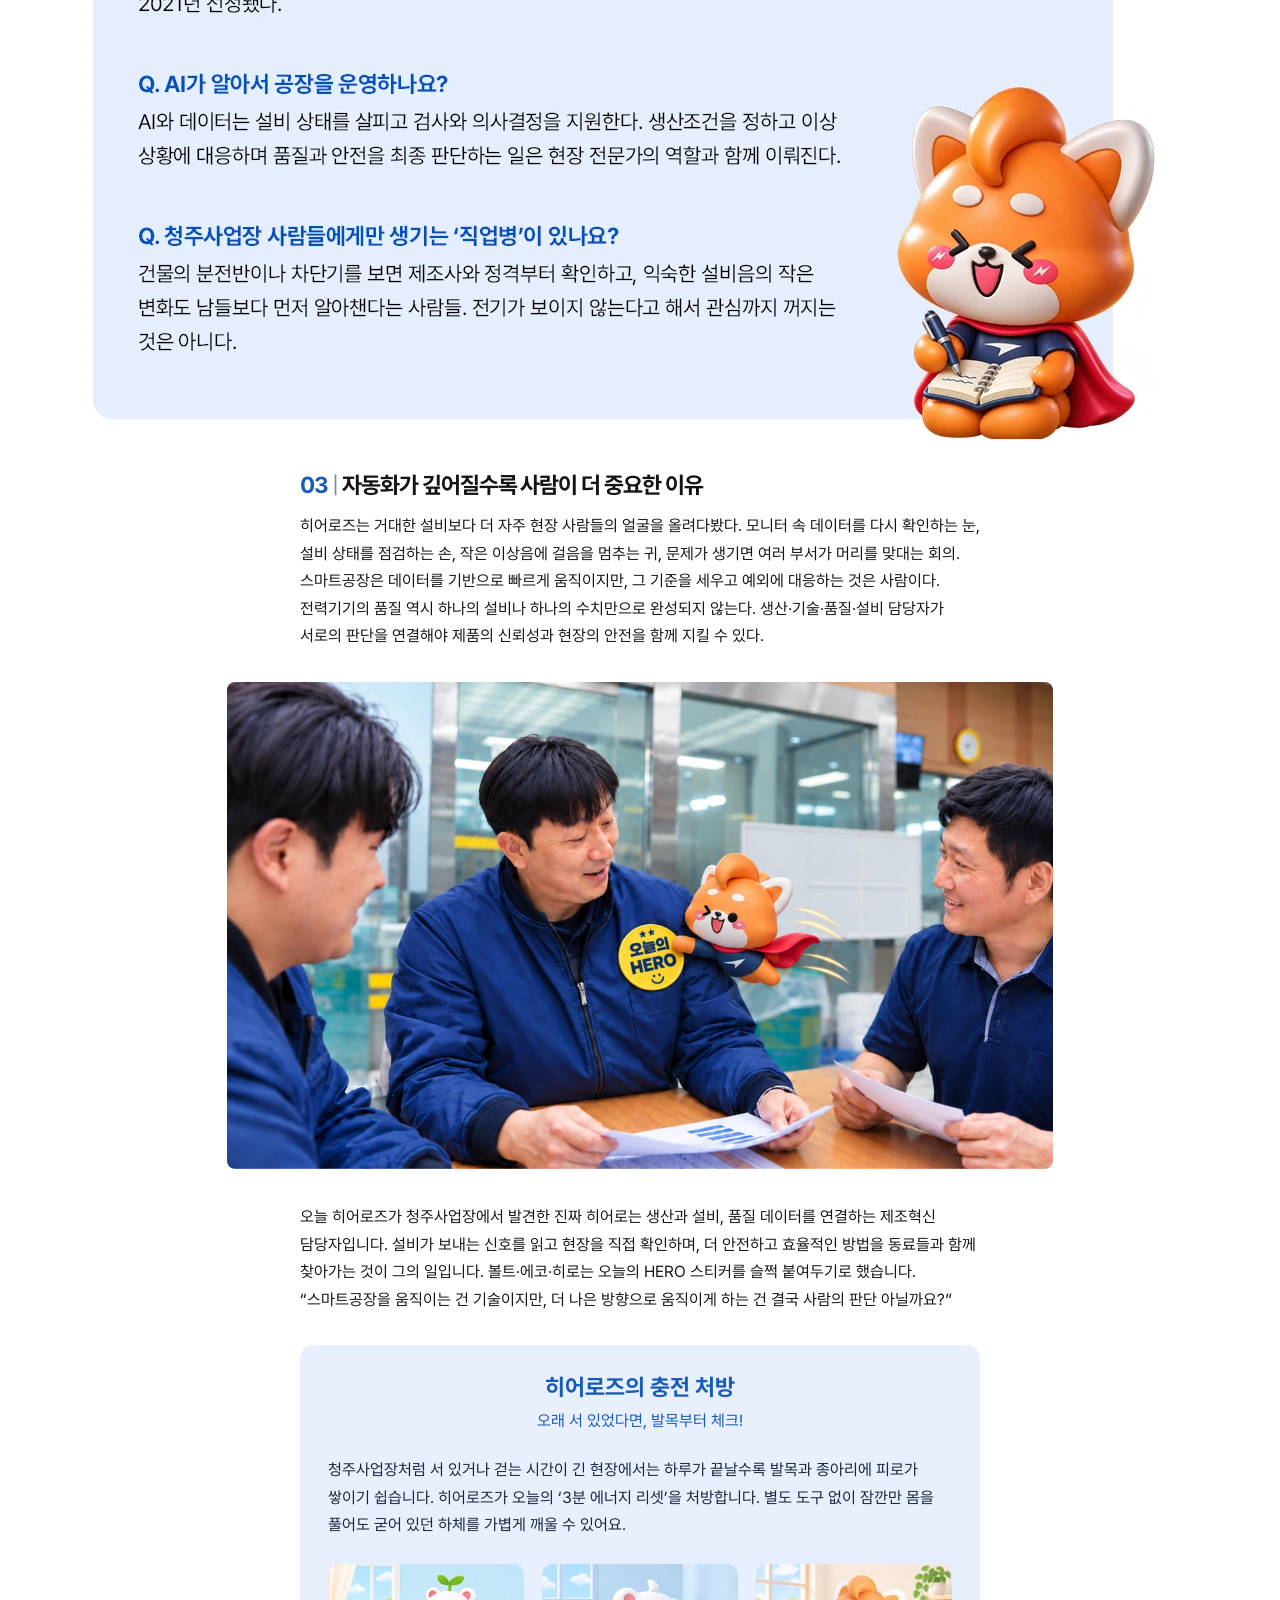
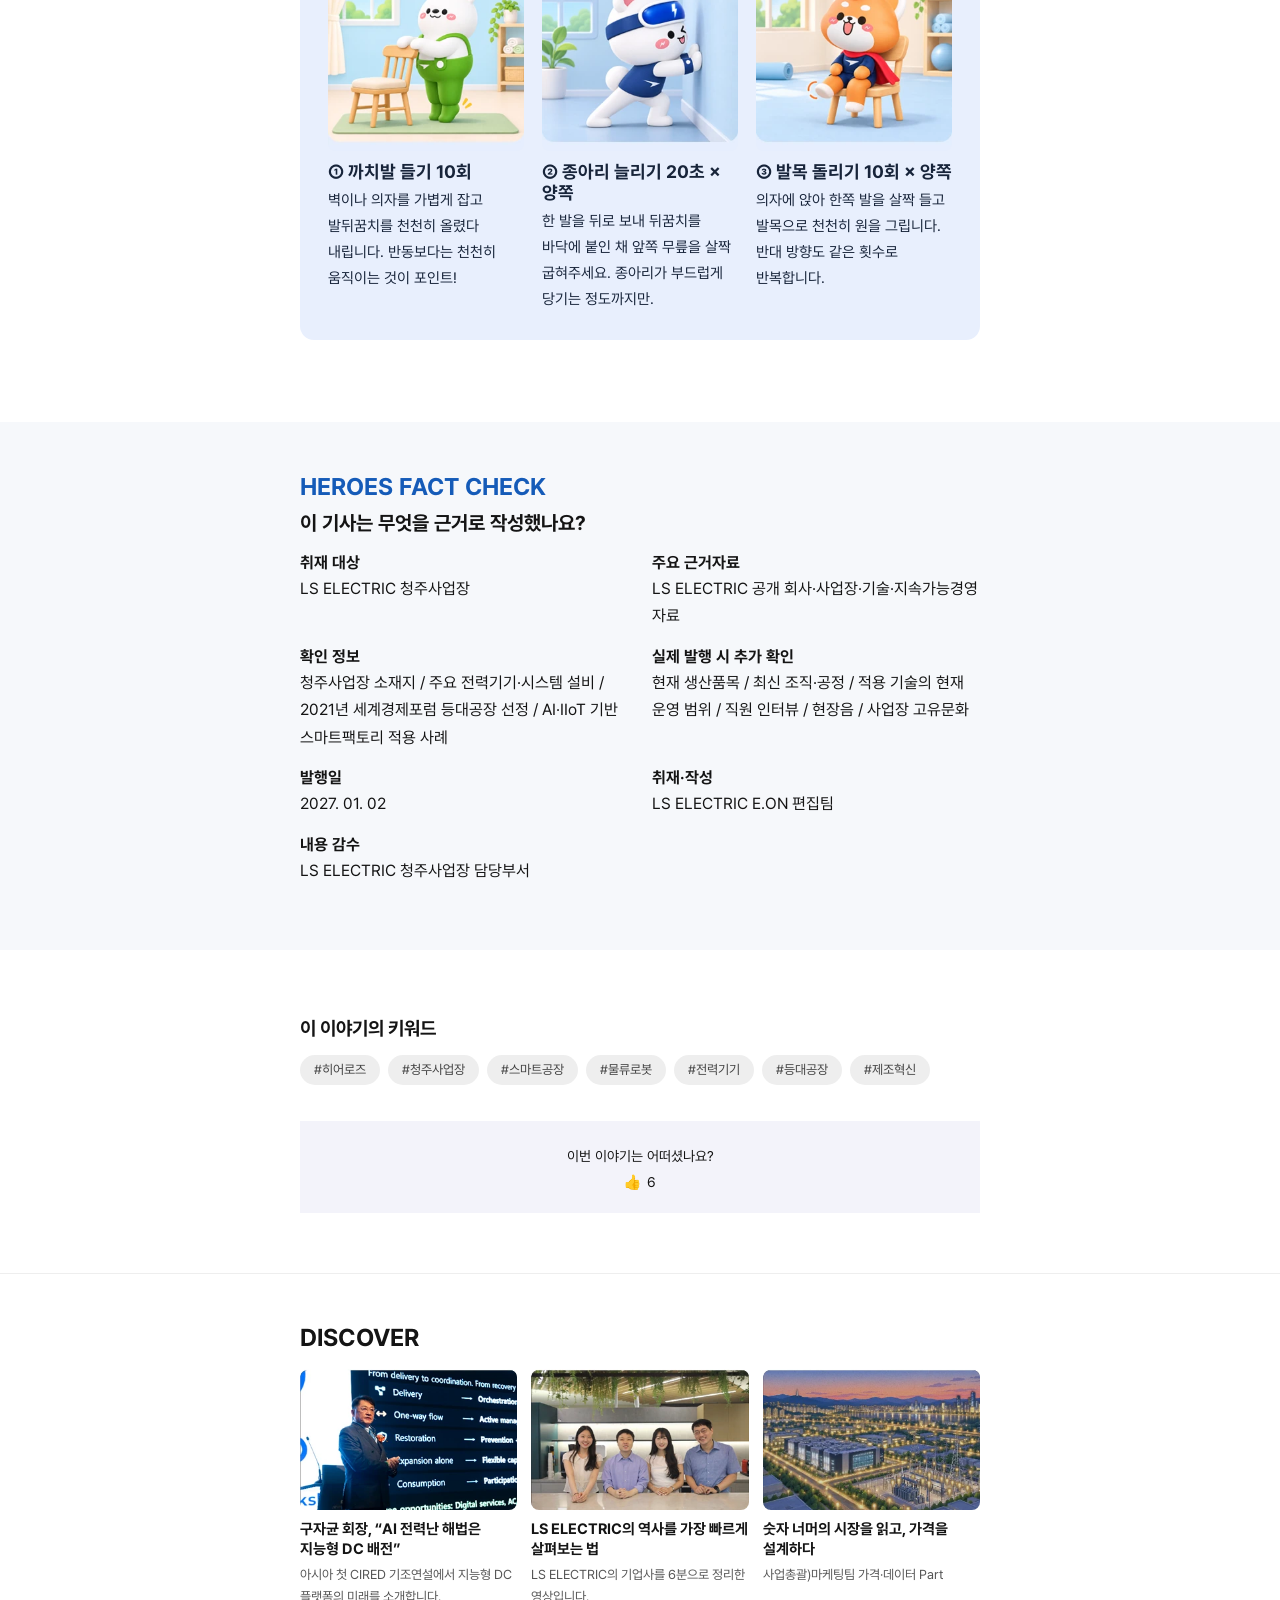
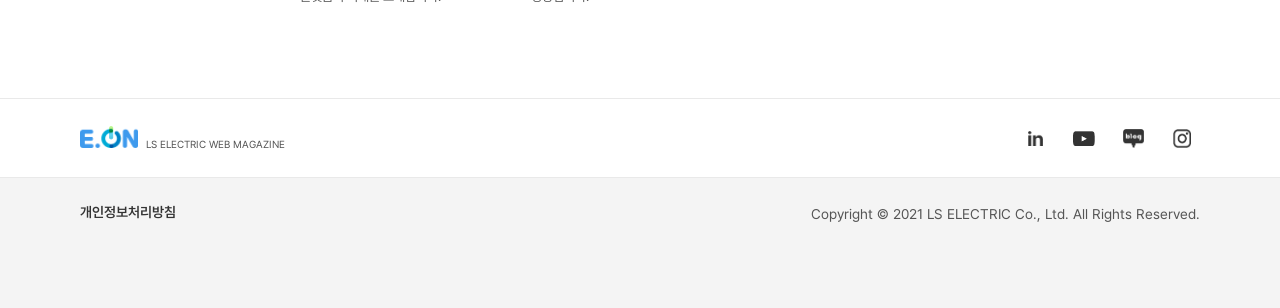
<file: sub6.html>
<!doctype html>
<html lang="ko">
  <head>
    <meta charset="UTF-8" />
    <meta name="viewport" content="width=device-width, initial-scale=1.0" />
    <meta name="description" content="전기가 스스로 생각하는 공장에, 세 히어로가 잠입했다 · LS ELECTRIC E.ON 웹진" />
    <title>전기가 스스로 생각하는 공장에, 세 히어로가 잠입했다 | E.ON WEBZINE</title>
    <link rel="icon" href="./assets/eon-logo.png" type="image/png" />
    <link rel="stylesheet" href="./css/style.css" />
    <link rel="stylesheet" href="./css/articles.css" />
    <script src="./js/header.js" defer></script>
    <script src="./js/article-summary.js" defer></script>
    <script src="./js/article-tooltip.js" defer></script>
    <script src="./js/article-sound.js" defer></script>
  </head>
  <body class="article-page article-page--6">
    <header class="site-header is-light" data-header>
      <a class="brand" href="./main2.html" aria-label="E.ON 웹진 메인 2로 이동">
        <img src="./assets/eon-logo.png" alt="" width="480" height="186" />
        <span lang="en">WEBZINE</span>
      </a>
      <button class="menu-toggle" type="button" aria-label="메뉴 열기" aria-controls="primary-navigation" aria-expanded="false" data-menu-toggle>
        <span></span>
        <span></span>
      </button>
      <nav class="primary-nav" id="primary-navigation" aria-label="주요 메뉴" data-menu>
        <a href="./arc.html">Theme. On</a>
        <a href="./main2.html#company">Company. On</a>
        <a href="./main2.html#culture">Culture. On</a>
        <a href="./main2.html#news">LS NEWS+</a>
        <a href="#event-popup" aria-haspopup="dialog" aria-controls="event-popup" data-event-open>EVENT</a>
      </nav>
      <div class="header-actions">
        <a class="icon-button notification-button" href="./main2.html#news" aria-label="새 소식 보기">
          <svg viewBox="0 0 24 24" aria-hidden="true">
            <path d="M18 8a6 6 0 0 0-12 0c0 7-3 7-3 9h18c0-2-3-2-3-9M10 21h4" />
          </svg>
          <span class="notification-dot" aria-hidden="true"></span>
        </a>
        <button class="icon-button search-button" type="button" aria-label="검색" disabled>
          <svg viewBox="0 0 24 24" aria-hidden="true">
            <circle cx="10.8" cy="10.8" r="7.3" />
            <path d="m16.2 16.2 5 5" />
          </svg>
        </button>
      </div>
    </header>

    <dialog class="event-dialog" id="event-popup" aria-labelledby="event-popup-title" data-event-popup>
      <div class="event-drawer">
        <div class="event-panel">
          <h2 class="visually-hidden" id="event-popup-title">AI 동료 밸런스</h2>
          <img class="event-panel__image" src="./assets/event-preview.png" width="1593" height="1622" alt="AI에게 말할 때, 나는? 반말파 대 존댓말파. 시안에 표시된 결과는 47% 대 53%이며 참여 인원은 1,286명입니다." />
          <button class="event-panel__close" type="button" aria-label="이벤트 닫기" data-event-close autofocus></button>
        </div>
        <button class="event-tab" type="button" aria-label="이벤트 닫기" data-event-close><span>EVENT</span></button>
      </div>
    </dialog>

    <main id="article-top">
      <article aria-labelledby="article-title">
        <section class="article-hero article-hero--feature article-hero--heroes" aria-labelledby="article-title">
          <img class="article-hero__image" src="./assets/articles/sub6/hero.webp" width="1920" height="804" alt="전력기기 생산 설비 사이를 이동하는 LS 자율주행 물류로봇" fetchpriority="high" />
          <div class="article-hero__inner">
            <div class="article-hero__eyebrow"><span>히어로즈의 은밀한 출장</span><span>Company. On</span></div>
            <h1 id="article-title">전기가 스스로 생각하는 공장에,<br />세 히어로가 잠입했다</h1>
            <p class="article-hero__subtitle">차단기 생산부터 자율주행 물류까지, LS ELECTRIC 청주사업장</p>
            <div class="article-hero__bottom">
              <time datetime="2027-01-03">2027.01.03</time>
              <div class="article-hero__actions" role="group" aria-label="기사 도구">
                <div class="article-summary" data-summary>
                  <button class="article-tool article-tool--summary" type="button" aria-expanded="false" aria-controls="article-summary-panel" data-summary-toggle>
                    <img src="./assets/articles/sub-ai-white.png" width="24" height="24" alt="" />
                    <span>AI 요약</span>
                  </button>
                  <section class="article-summary__panel" id="article-summary-panel" aria-labelledby="article-summary-heading" tabindex="-1" hidden inert data-summary-panel>
                    <button class="article-summary__close" type="button" aria-label="AI 요약 닫기" data-summary-close><span aria-hidden="true"></span><span aria-hidden="true"></span></button>
                    <div class="article-summary__content">
                      <h2 id="article-summary-heading"><img src="./assets/articles/sub-ai-purple.png" width="24" height="24" alt="" />AI 요약 | LS ELECTRIC 청주사업장 한눈에 보기</h2>
                      <p>LS ELECTRIC 청주사업장은 차단기와 수배전반 등 전력기기를 생산한다. 조립부터 검사·물류까지 데이터를 연결하고 자율주행 로봇과 AI 용접을 현장에 적용해 2021년 세계경제포럼 등대공장으로 선정됐다. 볼트·에코·히로는 생산라인을 둘러보며 자동화 설비가 하는 일과 품질·안전을 최종 판단하는 현장 전문가의 역할을 살핀다.</p>
                    </div>
                  </section>
                </div>
                <button class="article-tool article-tool--share" type="button" aria-label="공유" aria-disabled="true" tabindex="-1">
                  <img src="./assets/articles/sub-share-white.png" width="30" height="30" alt="" />
                </button>
              </div>
            </div>
          </div>
        </section>

        <section class="heroes-story">
          <div class="article-prose heroes-intro">
            <p>오늘 일렉트릭 히어로즈가 도착한 곳은 충북 청주, LS ELECTRIC 청주사업장. 전기를 안전하게 흐르게 하고 필요할 때 정확히 끊어주는 전력기기를 만드는 곳이다. 이곳에서는 부품 조립부터 검사와 포장, 물류까지 생산의 여러 과정이 데이터로 연결된다. 오늘의 비밀 임무는 ‘공장은 어떻게 스스로 생각하고 움직이는가’를 밝히는 것. 볼트는 전력의 흐름을, 에코는 에너지 사용을, 히로는 자동화의 비밀을 맡았다. 세 친구는 자율주행 물류로봇 뒤에 바짝 붙어 공장 안으로 조용히 미끄러져 들어갔다.</p>
          </div>

          <figure class="article-prose article-photo article-photo--wide">
            <img src="./assets/articles/sub6/arrival.webp" width="1240" height="670" alt="청주사업장 안에서 LS 자동 운반차를 올려다보는 히어로즈" loading="lazy" />
          </figure>

          <section class="article-prose article-chapter article-chapter--terms" aria-labelledby="heroes-products-heading">
            <h2 id="heroes-products-heading"><span class="article-chapter__number">01 <span aria-hidden="true">|</span></span> LS ELECTRIC 청주사업장에서는 무엇을 만들까?</h2>
            <p>
              청주사업장에 들어선 볼트의 머리띠가 연신 반짝였다. 공장 곳곳에서 전기를 안전하게 제어하는 전력기기가 만들어지고 있었기 때문이다. 이곳에서는
              <button class="article-term" type="button" aria-describedby="term-mccb" data-term>MCCB</button>·<button class="article-term" type="button" aria-describedby="term-acb" data-term>ACB</button>·<button class="article-term" type="button" aria-describedby="term-vcb" data-term>VCB</button>
              같은 차단기부터 <button class="article-term" type="button" aria-describedby="term-switchboard" data-term>수배전반</button>,
              <button class="article-term" type="button" aria-describedby="term-transformer" data-term>몰드변압기</button>,
              <button class="article-term" type="button" aria-describedby="term-gis" data-term>GIS</button> 등 다양한 전력기기와 시스템 설비를 생산한다.
              이름은 조금 어렵지만 하는 일은 분명하다. 전기가 필요한 곳까지 안정적으로 흐르도록 돕고, 이상이 생기면 빠르게 끊어 사람과 설비를 보호하는 것이다. 볼트가 차단기 앞에서 고개를 끄덕였다. “전기를 잘 보내는 것만큼, 잘 멈추게 하는 것도 중요하군.”
            </p>
            <p>사람에게는 제품 한 대지만 히어로즈에게는 거대한 전력 도시다. 볼트는 차단기 사이를 날며 전기의 길을 살폈고, 에코는 설비마다 얼마나 효율적으로 에너지를 사용하는지 유심히 들여다봤다. 그사이 히로는 이동 중인 물류로봇에 살짝 올라탔다. “잠깐만 타려던 건데, 이 친구 길을 너무 잘 알잖아?” 로봇이 정확한 위치에 멈추자 히로는 망토를 털며 태연하게 내려왔다.</p>
          </section>

          <figure class="article-prose article-photo article-photo--wide">
            <img src="./assets/articles/sub6/tour.webp" width="1240" height="740" alt="LS 자동 운반차와 청주사업장 생산라인을 둘러보는 볼트" loading="lazy" />
          </figure>

          <section class="sound-quiz" aria-labelledby="heroes-sound-title">
            <h2 id="heroes-sound-title">
              <img src="./assets/articles/sub6/sound-headphones.png" width="40" height="38" alt="" loading="lazy" />
              <span lang="en">HEROES SOUND</span>
            </h2>
            <p class="sound-quiz__prompt">히어로즈가 청주사업장에서 들은 소리는?<br />무슨 소리일까요?</p>
            <audio src="./assets/articles/sub6/fac_sound.mp3" preload="metadata" data-sound-audio></audio>
            <div class="sound-player">
              <div class="sound-player__controls" role="group" aria-label="소리 재생 도구">
                <button type="button" class="sound-player__button" aria-label="소리 정지" data-sound-stop>
                  <svg viewBox="0 0 24 24" aria-hidden="true"><path d="M5 4h5v16H5zm9 0h5v16h-5z" /></svg>
                </button>
                <button type="button" class="sound-player__button" aria-label="소리 재생" aria-pressed="false" data-sound-play>
                  <svg viewBox="0 0 24 24" aria-hidden="true"><path d="m5 3 16 9-16 9z" /></svg>
                </button>
                <label class="sound-player__volume">
                  <svg viewBox="0 0 28 28" aria-hidden="true">
                    <path d="M3 10h5l7-6v20l-7-6H3z" />
                    <path class="sound-player__speaker-lines" d="M19 9q6 5 0 10m3-14q11 9 0 18" />
                  </svg>
                  <span class="visually-hidden">소리 볼륨</span>
                  <input type="range" min="0" max="1" step="0.01" value="0.7" data-sound-volume />
                </label>
              </div>
              <div class="sound-player__wave" aria-hidden="true">
                <svg viewBox="0 0 564 66" preserveAspectRatio="none">
                  <path d="M2 27v12 M12 17v32 M22 4v58 M32 13.5v39 M42 20v26 M52 23.5v19 M62 24v18 M72 21.5v23
                    M82 16v34 M92 7.5v51 M102 21.5v23 M112 7v52 M122 15v36 M132 20v26 M142 22v22 M152 21v24
                    M162 17v32 M172 10v46 M182 25.5v15 M192 12.5v41 M202 22v22 M212 3v60 M222 6.5v53 M232 7v52
                    M242 4.5v57 M252 24.5v17 M262 16v34 M272 4.5v57 M282 15.5v35 M292 23.5v19 M302 3v60 M312 5v56
                    M322 4v58 M332 25.5v15 M342 18.5v29 M352 8.5v49 M362 21v24 M372 5v56 M382 11.5v43 M392 15v36
                    M402 15.5v35 M412 13v40 M422 7.5v51 M432 24.5v17 M442 13v40 M452 24v18 M462 6.5v53 M472 11.5v43
                    M482 13.5v39 M492 12.5v41 M502 8.5v49 M512 27v12 M522 17v32 M532 4v58 M542 13.5v39 M552 20v26
                    M562 23.5v19" />
                </svg>
              </div>
            </div>
            <p class="sound-quiz__status" role="status" data-sound-status></p>
            <ol class="sound-quiz__options" role="list" aria-label="소리 퀴즈 선택지">
              <li><button class="sound-quiz__option" type="button" aria-pressed="false">① 대형 커피머신이 주문을 처리하는 소리</button></li>
              <li><button class="sound-quiz__option" type="button" aria-pressed="false">② 전력기기 조립·검사설비와 물류로봇이 움직이는 소리</button></li>
              <li><button class="sound-quiz__option" type="button" aria-pressed="false">③ 볼트가 번개를 충전하는 소리</button></li>
              <li><button class="sound-quiz__option" type="button" aria-pressed="false">④ 에코의 배꼽시계</button></li>
            </ol>
            <p class="sound-quiz__answer" role="status" data-sound-result="정답 : ② 이 소리는 생산설비와 물류로봇이 각자의 공정을 수행하는 작동음입니다."></p>
          </section>

          <figure class="article-prose article-photo article-photo--wide">
            <img src="./assets/articles/sub6/pocket.webp" width="1240" height="645" alt="작업복 주머니에서 공장을 살피는 작은 히어로즈" loading="lazy" />
          </figure>

          <section class="article-prose article-chapter">
            <h2><span class="article-chapter__number">02 <span aria-hidden="true">|</span></span> 스마트공장은 어떻게 스스로 움직일까?</h2>
            <p>이번에는 히로가 차원 이동 능력을 발휘해 생산라인 안쪽으로 먼저 들어갔다. 그런데 히로가 도착하기도 전에 설비는 생산할 제품에 맞춰 조건을 바꾸고, 물류로봇은 필요한 부품을 정확한 위치로 옮기고 있었다. 청주사업장 스마트공장에는 IIoT 기반 자동 설비 모델 변경 시스템, 자율주행 사내 물류로봇, AI 기반 실시간 자동 용접, 머신러닝 기반 소음·진동 검사 등 다양한 기술이 적용돼 있다. 생산과 품질 데이터가 연결되면서 다품종 생산에 유연하게 대응하고 이상 징후도 더 빠르게 살필 수 있다. 이런 제조 혁신 역량을 인정받아 청주사업장은 2021년 세계경제포럼이 선정하는 등대공장에 이름을 올렸다.</p>
          </section>

          <figure class="article-prose article-photo">
            <img src="./assets/articles/sub6/automation.webp" width="1020" height="649" alt="자율 운반차와 생산설비가 배치된 청주 스마트공장" loading="lazy" />
          </figure>

          <div class="article-prose">
            <p>히로는 괜히 망토를 한 번 고쳐 맸다. 하지만 공장을 조금 더 지켜보자 스마트하다는 말이 단순히 기계가 사람 없이 움직인다는 뜻은 아니라는 사실을 알게 됐다. 데이터가 이상을 알려도 원인을 판단하고, 생산조건을 조정하고, 품질과 안전을 최종 확인하는 일에는 현장 전문가의 경험이 필요했다. AI와 자동화가 가능성을 빠르게 보여준다면, 어떤 답을 실제 공정에 적용할지는 사람이 결정한다. 설비는 서로 연결돼 움직이고, 혁신은 생산·기술·품질 등 서로 다른 전문성을 가진 사람들이 연결될 때 완성된다.</p>
          </div>

          <figure class="article-prose article-note heroes-note">
            <img src="./assets/articles/sub6/hero-note.webp" width="1097" height="900" alt="히어로즈 취재 노트와 오렌지색 마스코트" loading="lazy" />
            <div class="article-transcript">
              <h3>히어로즈 취재 노트</h3>
              <h4>Q. 청주사업장은 차단기만 만드는 곳인가요?</h4><p>차단기가 대표적인 생산품목이지만 전부는 아니다. LS ELECTRIC 공개 자료에서는 MCCB·ACB·VCB 같은 차단기와 수배전반, 몰드변압기, GIS 등 다양한 전력기기와 시스템 설비를 확인할 수 있다.</p>
              <h4>Q. 등대공장이라니, 공장에 진짜 등대가 있나요?</h4><p>등대공장은 세계경제포럼이 첨단 기술을 활용해 제조 혁신을 이끄는 사업장에 부여하는 명칭이다. 청주사업장은 AI·IIoT·자동화 기술을 생산 현장에 적용한 성과를 인정받아 2021년 선정됐다.</p>
              <h4>Q. AI가 알아서 공장을 운영하나요?</h4><p>AI와 데이터는 설비 상태를 살피고 검사와 의사결정을 지원한다. 생산조건을 정하고 이상 상황에 대응하며 품질과 안전을 최종 판단하는 일은 현장 전문가의 역할과 함께 이뤄진다.</p>
              <h4>Q. 청주사업장 사람들에게만 생기는 ‘직업병’이 있나요?</h4><p>건물의 분전반이나 차단기를 보면 제조사와 정격부터 확인하고, 익숙한 설비음의 작은 변화도 남들보다 먼저 알아챈다는 사람들. 전기가 보이지 않는다고 해서 관심까지 꺼지는 것은 아니다.</p>
            </div>
          </figure>

          <section class="article-prose article-chapter">
            <h2><span class="article-chapter__number">03 <span aria-hidden="true">|</span></span> 자동화가 깊어질수록 사람이 더 중요한 이유</h2>
            <p>히어로즈는 거대한 설비보다 더 자주 현장 사람들의 얼굴을 올려다봤다. 모니터 속 데이터를 다시 확인하는 눈, 설비 상태를 점검하는 손, 작은 이상음에 걸음을 멈추는 귀, 문제가 생기면 여러 부서가 머리를 맞대는 회의. 스마트공장은 데이터를 기반으로 빠르게 움직이지만, 그 기준을 세우고 예외에 대응하는 것은 사람이다. 전력기기의 품질 역시 하나의 설비나 하나의 수치만으로 완성되지 않는다. 생산·기술·품질·설비 담당자가 서로의 판단을 연결해야 제품의 신뢰성과 현장의 안전을 함께 지킬 수 있다.</p>
          </section>

          <figure class="article-prose article-photo article-photo--wide">
            <img src="./assets/articles/sub6/teamwork.webp" width="1240" height="730" alt="생산 현장 데이터를 살피며 함께 이야기하는 LS 구성원들" loading="lazy" />
          </figure>

          <div class="article-prose">
            <p>오늘 히어로즈가 청주사업장에서 발견한 진짜 히어로는 생산과 설비, 품질 데이터를 연결하는 제조혁신 담당자입니다. 설비가 보내는 신호를 읽고 현장을 직접 확인하며, 더 안전하고 효율적인 방법을 동료들과 함께 찾아가는 것이 그의 일입니다. 볼트·에코·히로는 오늘의 HERO 스티커를 슬쩍 붙여두기로 했습니다. “스마트공장을 움직이는 건 기술이지만, 더 나은 방향으로 움직이게 하는 건 결국 사람의 판단 아닐까요?”</p>
          </div>

          <section class="article-note article-prose heroes-stretches">
            <header><h2>히어로즈의 충전 처방</h2><p>오래 서 있었다면, 발목부터 체크!</p></header>
            <p>청주사업장처럼 서 있거나 걷는 시간이 긴 현장에서는 하루가 끝날수록 발목과 종아리에 피로가 쌓이기 쉽습니다. 히어로즈가 오늘의 ‘3분 에너지 리셋’을 처방합니다. 별도 도구 없이 잠깐만 몸을 풀어도 굳어 있던 하체를 가볍게 깨울 수 있어요.</p>
            <div class="heroes-stretches__grid">
              <figure class="heroes-movement">
                <img src="./assets/articles/sub6/stretch-calfraise.webp" width="297" height="297" alt="① 까치발 들기 10회" loading="lazy" />
                <figcaption><h3>① 까치발 들기 10회</h3><p>벽이나 의자를 가볍게 잡고 발뒤꿈치를 천천히 올렸다 내립니다. 반동보다는 천천히 움직이는 것이 포인트!</p></figcaption>
              </figure>
              <figure class="heroes-movement">
                <img src="./assets/articles/sub6/stretch-stretch.webp" width="297" height="297" alt="② 종아리 늘리기 20초 × 양쪽" loading="lazy" />
                <figcaption><h3>② 종아리 늘리기 20초 × 양쪽</h3><p>한 발을 뒤로 보내 뒤꿈치를 바닥에 붙인 채 앞쪽 무릎을 살짝 굽혀주세요. 종아리가 부드럽게 당기는 정도까지만.</p></figcaption>
              </figure>
              <figure class="heroes-movement">
                <img src="./assets/articles/sub6/stretch-ankle.webp" width="297" height="297" alt="③ 발목 돌리기 10회 × 양쪽" loading="lazy" />
                <figcaption><h3>③ 발목 돌리기 10회 × 양쪽</h3><p>의자에 앉아 한쪽 발을 살짝 들고 발목으로 천천히 원을 그립니다. 반대 방향도 같은 횟수로 반복합니다.</p></figcaption>
              </figure>
            </div>
          </section>
        </section>

        <aside class="article-facts">
          <div class="article-prose">
            <h2 lang="en">HEROES FACT CHECK</h2>
            <h3>이 기사는 무엇을 근거로 작성했나요?</h3>
            <dl>
              <div><dt>취재 대상</dt><dd>LS ELECTRIC 청주사업장</dd></div>
              <div><dt>주요 근거자료</dt><dd>LS ELECTRIC 공개 회사·사업장·기술·지속가능경영 자료</dd></div>
              <div><dt>확인 정보</dt><dd>청주사업장 소재지 / 주요 전력기기·시스템 설비 / 2021년 세계경제포럼 등대공장 선정 / AI·IIoT 기반 스마트팩토리 적용 사례</dd></div>
              <div><dt>실제 발행 시 추가 확인</dt><dd>현재 생산품목 / 최신 조직·공정 / 적용 기술의 현재 운영 범위 / 직원 인터뷰 / 현장음 / 사업장 고유문화</dd></div>
              <div><dt>발행일</dt><dd>2027. 01. 02</dd></div>
              <div><dt>취재·작성</dt><dd>LS ELECTRIC E.ON 편집팀</dd></div>
              <div><dt>내용 감수</dt><dd>LS ELECTRIC 청주사업장 담당부서</dd></div>
            </dl>
          </div>
        </aside>

        <section class="article-feedback" aria-labelledby="article-keywords-heading">
          <div class="article-prose">
            <h2 id="article-keywords-heading">이 이야기의 키워드</h2>
            <ul class="article-tags">
              <li>#히어로즈</li>
              <li>#청주사업장</li>
              <li>#스마트공장</li>
              <li>#물류로봇</li>
              <li>#전력기기</li>
              <li>#등대공장</li>
              <li>#제조혁신</li>
            </ul>
            <div class="article-reaction">
              <p>이번 이야기는 어떠셨나요?</p>
              <span class="article-reaction__count"><span aria-hidden="true">👍</span><span aria-label="좋아요 6개">6</span></span>
            </div>
          </div>
        </section>

        <section class="article-discover" aria-labelledby="article-discover-heading">
          <div class="article-prose">
            <h2 id="article-discover-heading" lang="en">DISCOVER</h2>
            <div class="article-discover__grid">
              <article class="article-discover__card">
                <img src="./assets/articles/discover/dc-platform.webp" width="326" height="213" alt="지능형 DC 플랫폼을 소개하는 구자균 회장" loading="lazy" />
                <h3>구자균 회장, “AI 전력난 해법은 지능형 DC 배전”</h3>
                <p>아시아 첫 CIRED 기조연설에서 지능형 DC 플랫폼의 미래를 소개합니다.</p>
              </article>
              <article class="article-discover__card">
                <img src="./assets/articles/discover/history.webp" width="326" height="213" alt="LS ELECTRIC 사업장의 전경" loading="lazy" />
                <h3>LS ELECTRIC의 역사를 가장 빠르게 살펴보는 법</h3>
                <p>LS ELECTRIC의 기업사를 6분으로 정리한 영상입니다.</p>
              </article>
              <article class="article-discover__card">
                <img src="./assets/articles/discover/pricing.webp" width="326" height="213" alt="동료와 함께 앉은 LS ELECTRIC 마케팅팀" loading="lazy" />
                <h3>숫자 너머의 시장을 읽고, 가격을 설계하다</h3>
                <p>사업총괄)마케팅팀 가격·데이터 Part</p>
              </article>
            </div>
          </div>
        </section>
      </article>
      <div class="article-tooltip" id="term-mccb" role="tooltip" hidden>MCCB(Molded Case Circuit Breaker)는 배선용차단기다. 과전류나 단락이 발생하면 회로를 끊어 배선과 전기설비를 보호한다.</div>
      <div class="article-tooltip" id="term-acb" role="tooltip" hidden>ACB(Air Circuit Breaker)는 기중차단기다. 공기 중에서 아크를 소호해 전류를 끊으며, 저압 배전설비에서 회로를 보호한다.</div>
      <div class="article-tooltip" id="term-vcb" role="tooltip" hidden>VCB(Vacuum Circuit Breaker)는 진공차단기다. 진공에서 아크를 소호해 고압 배전선로에 흐르는 이상 전류를 차단한다.</div>
      <div class="article-tooltip" id="term-switchboard" role="tooltip" hidden>수배전반은 외부에서 전기를 받아 필요한 곳으로 나눠 보내는 설비다. 전력 상태를 감시하고, 이상이 생기면 차단기로 회로를 보호한다.</div>
      <div class="article-tooltip" id="term-transformer" role="tooltip" hidden>몰드변압기는 코일을 절연 수지로 감싼 건식 변압기다. 설비에 필요한 전압으로 바꿔주는 역할을 한다.</div>
      <div class="article-tooltip" id="term-gis" role="tooltip" hidden>GIS(Gas Insulated Switchgear)는 가스절연개폐장치다. 절연가스를 채운 금속 외함 안에서 전력 회로를 열고 닫아 전력계통을 보호한다.</div>
    </main>

    <a class="back-to-top article-top" href="#article-top" aria-label="맨 위로 이동" data-article-top hidden>
      <svg viewBox="0 0 24 24" aria-hidden="true"><path d="M12 21V3m-8 8 8-8 8 8" /></svg>
      <span>TOP</span>
    </a>

    <footer class="site-footer" data-footer>
      <div class="site-footer__top">
        <div class="site-footer__inner site-footer__top-inner">
          <a class="site-footer__brand" href="#article-top" aria-label="E.ON 웹진 홈">
            <img src="./assets/eon-logo.png" alt="" width="480" height="186" />
            <span lang="en">LS ELECTRIC WEB MAGAZINE</span>
          </a>
          <nav class="site-footer__socials" aria-label="LS ELECTRIC 소셜 미디어">
            <a href="https://www.linkedin.com/company/lselectric/" aria-label="LS ELECTRIC 링크드인"><img src="./assets/icon-linkedin.png" alt="" width="32" height="33" /></a>
            <a href="https://www.youtube.com/@LSELECTRIC" aria-label="LS ELECTRIC 유튜브"><img src="./assets/icon-youtube.png" alt="" width="41" height="28" /></a>
            <a href="https://blog.naver.com/ls-electric" aria-label="LS ELECTRIC 블로그"><img src="./assets/icon-blog.png" alt="" width="43" height="40" /></a>
            <a href="https://www.instagram.com/lselectric_global/" aria-label="LS ELECTRIC 인스타그램"><img src="./assets/icon-instagram.png" alt="" width="43" height="44" /></a>
          </nav>
        </div>
      </div>
      <div class="site-footer__bottom">
        <div class="site-footer__inner site-footer__bottom-inner">
          <a class="site-footer__privacy" href="https://www.ls-electric.com/ko/etc/privacy">개인정보처리방침</a>
          <p class="site-footer__copyright" lang="en">Copyright © 2021 LS ELECTRIC Co., Ltd. All Rights Reserved.</p>
        </div>
      </div>
    </footer>
  </body>
</html>
</file>
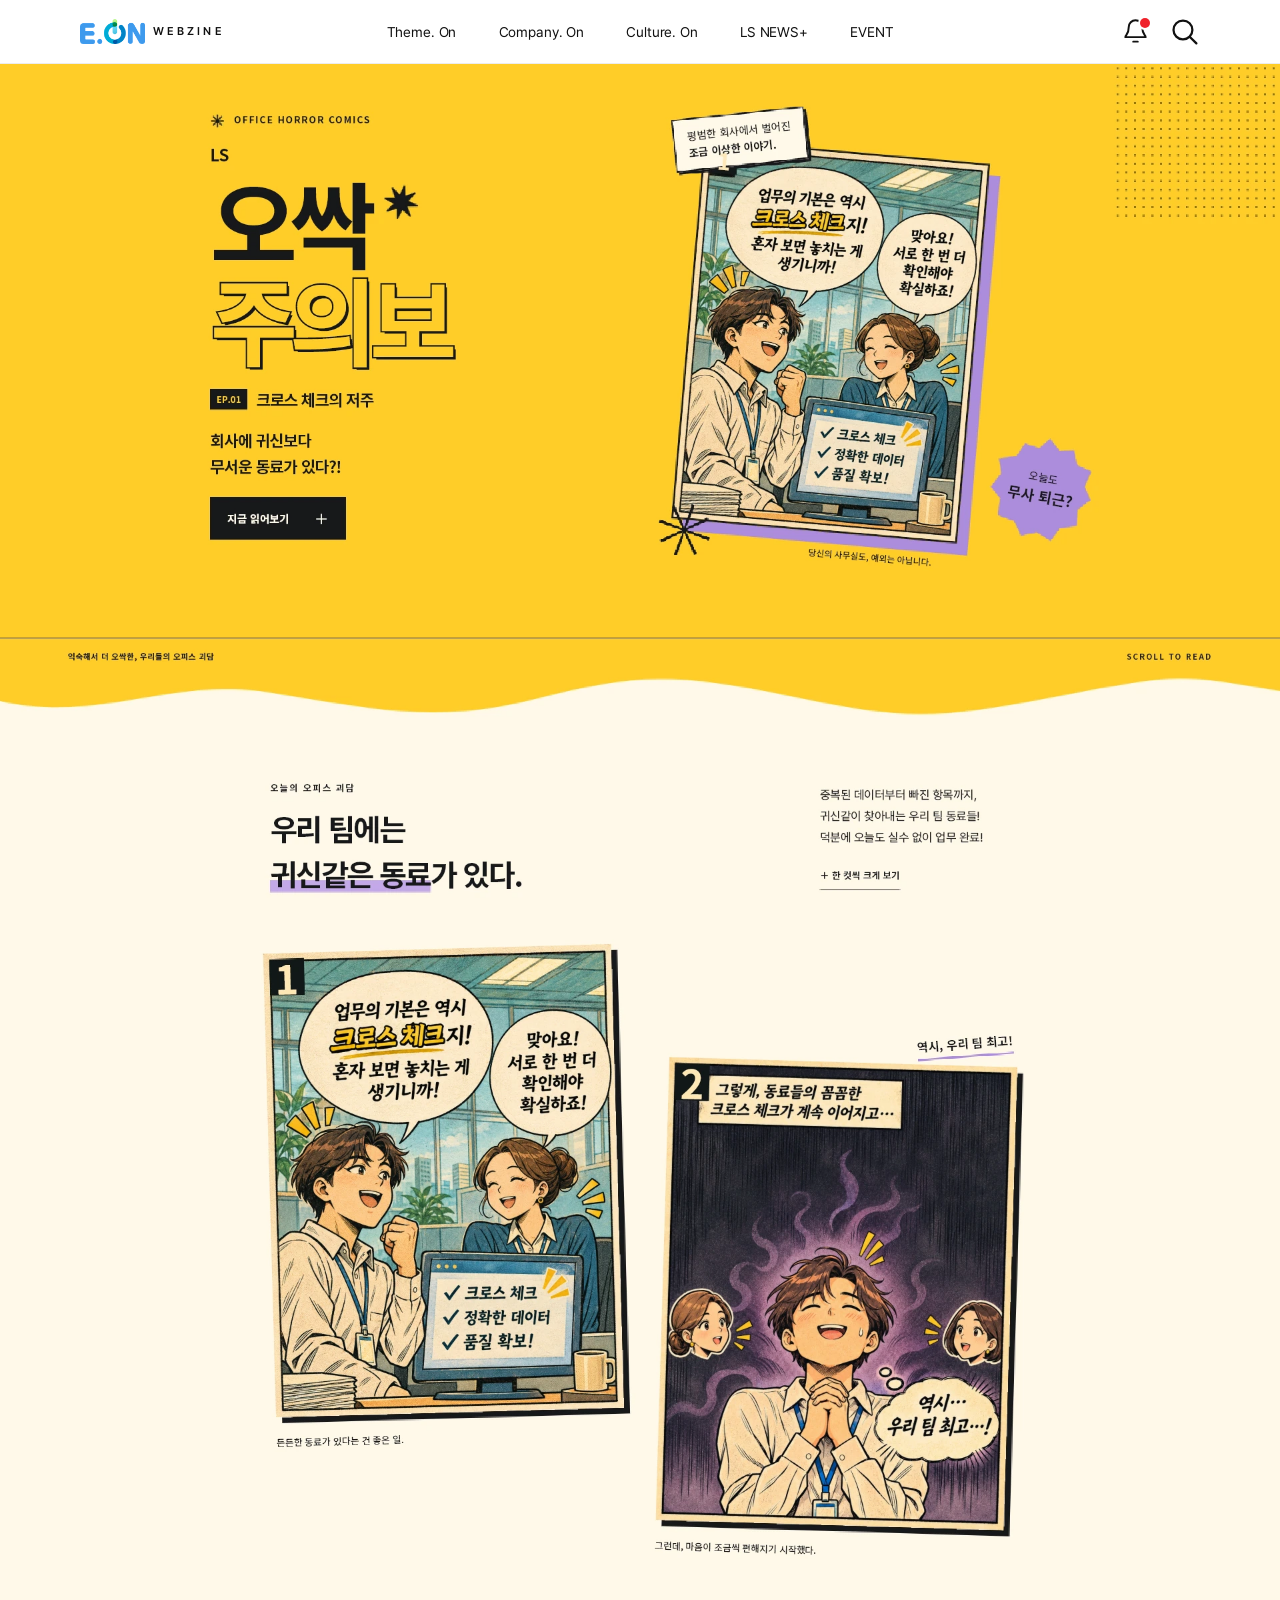
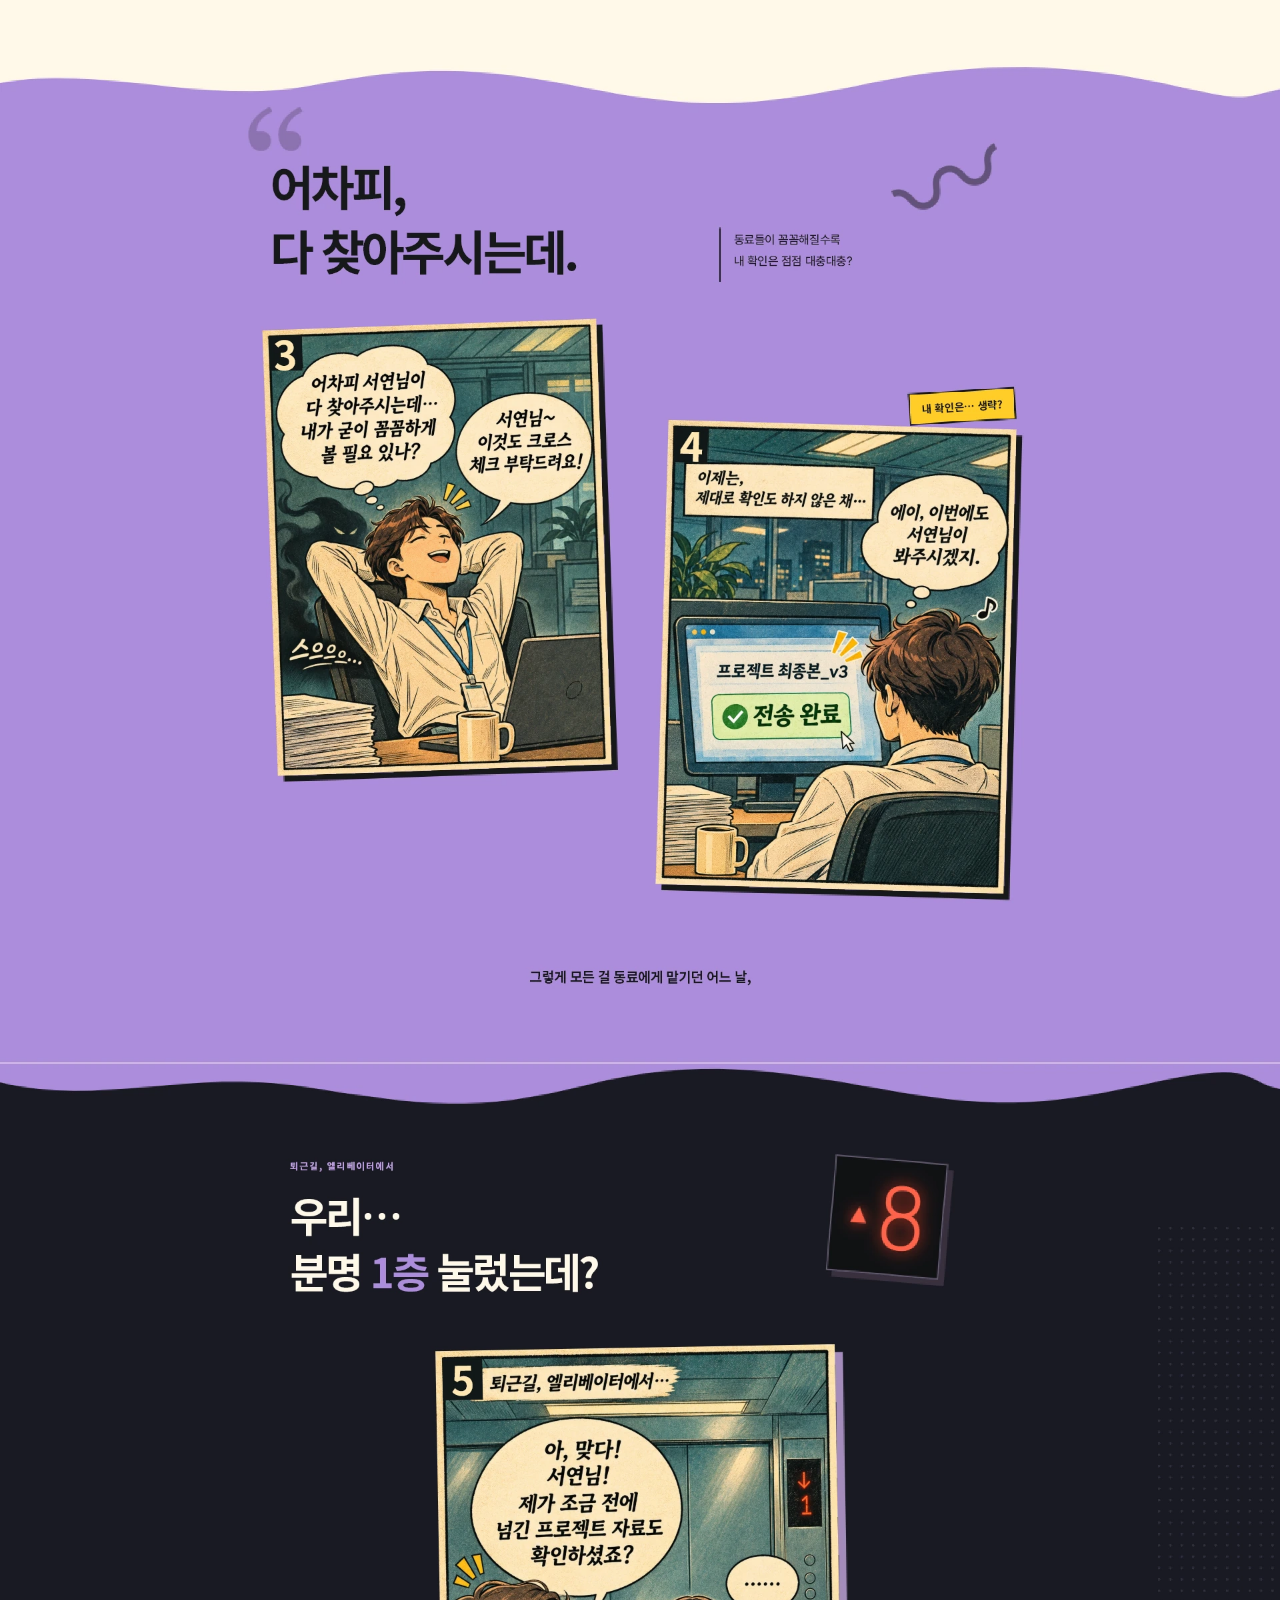
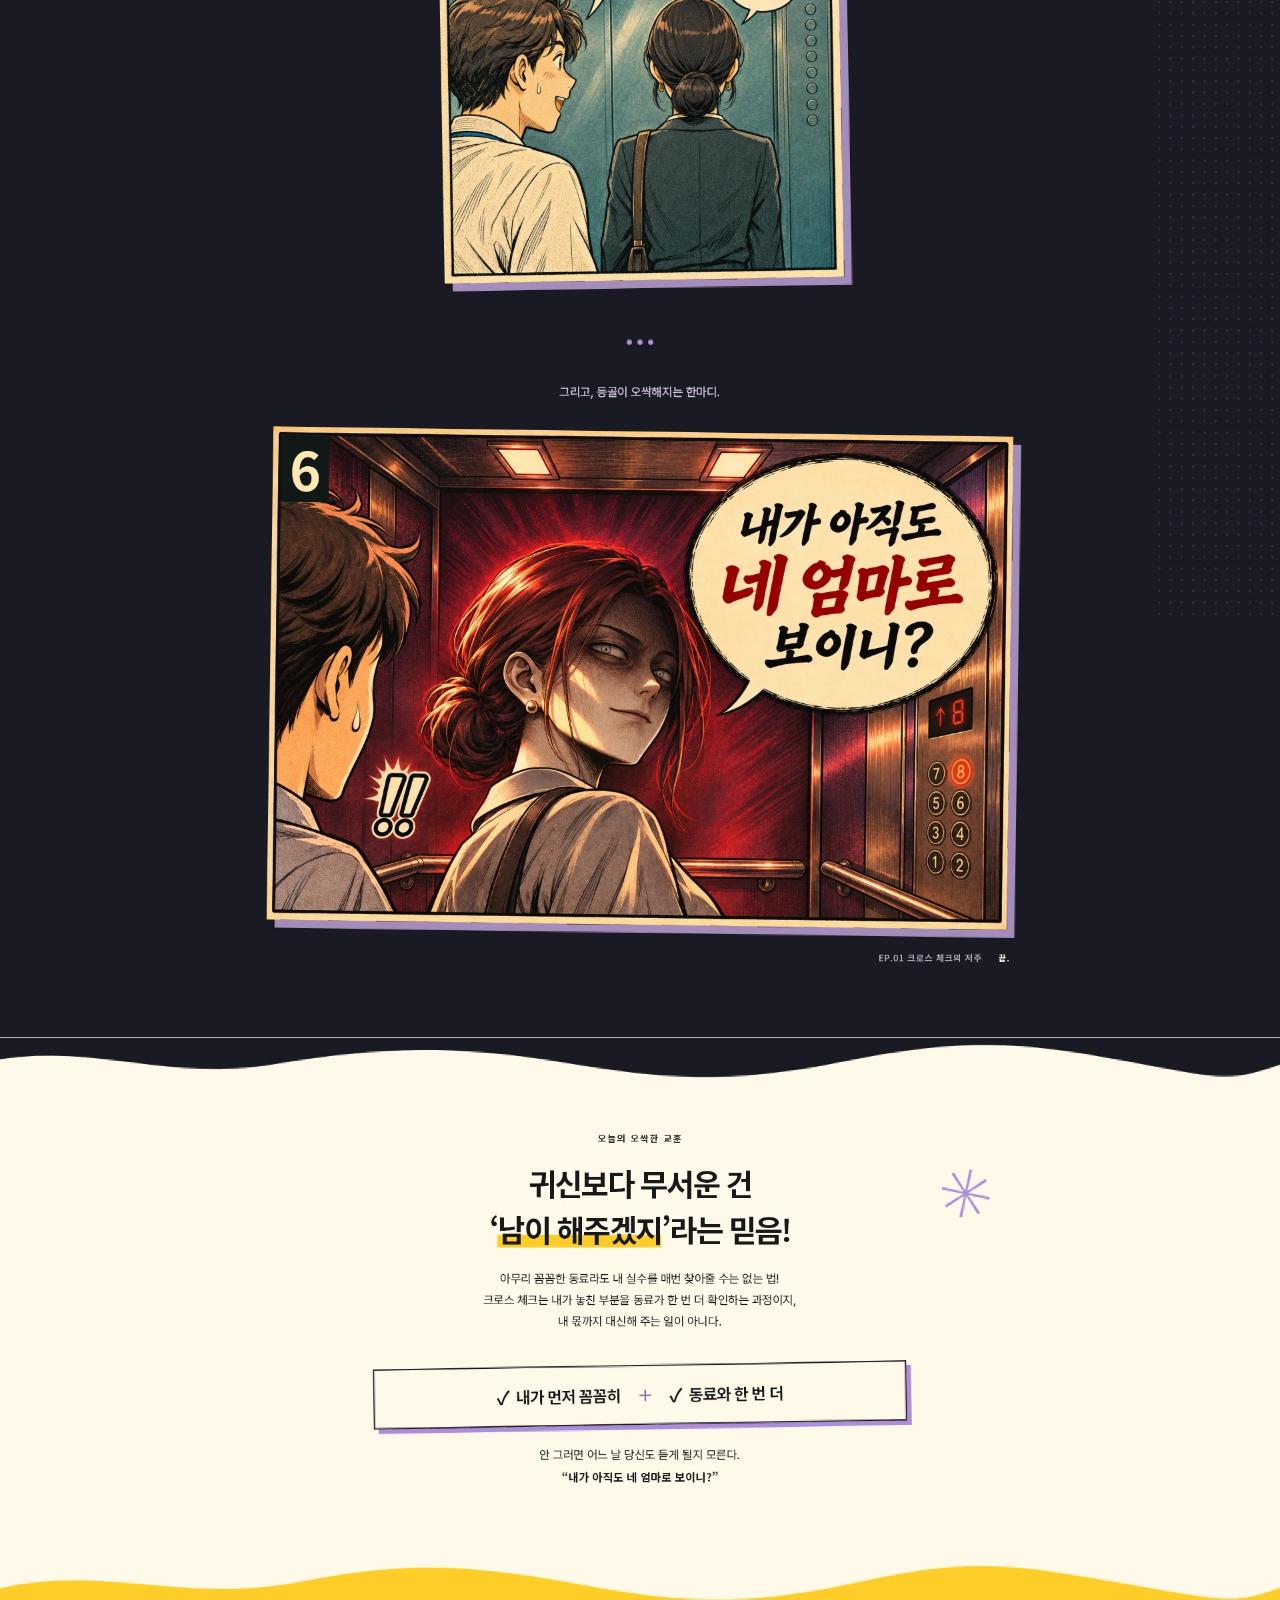
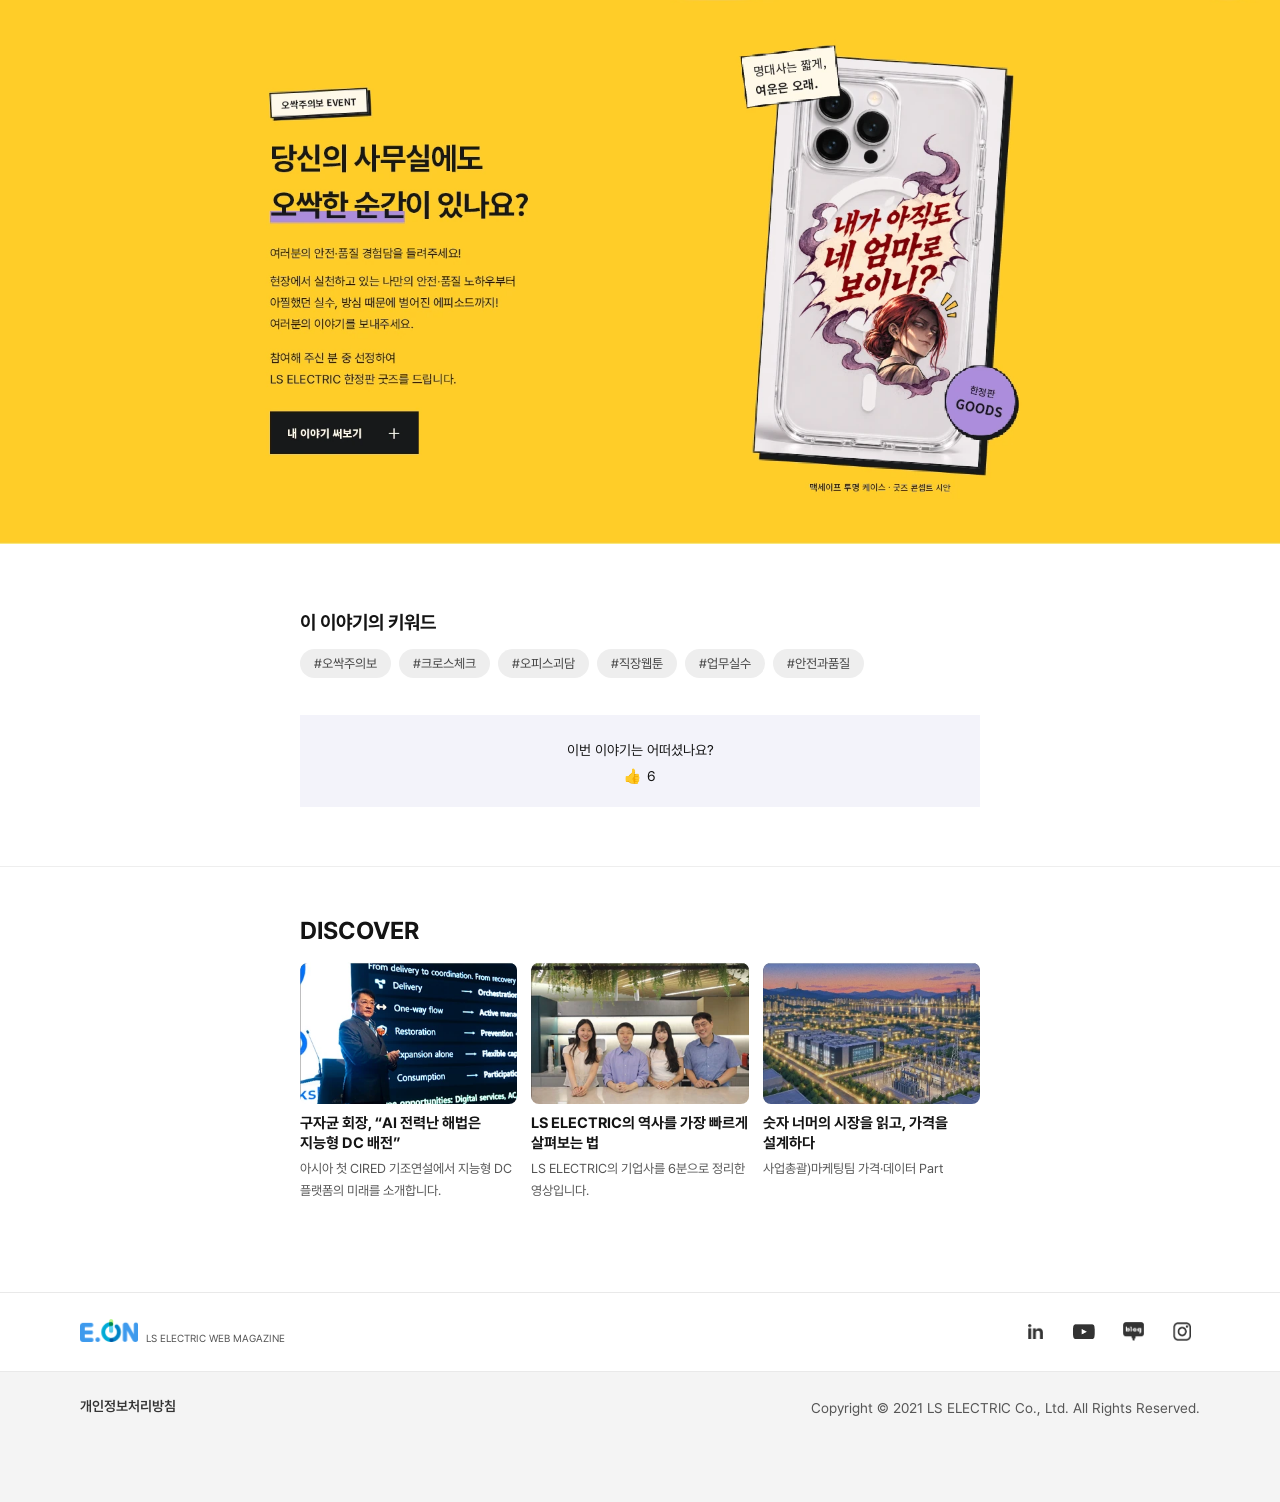
<file: sub7.html>
<!doctype html>
<html lang="ko">
  <head>
    <meta charset="UTF-8" />
    <meta name="viewport" content="width=device-width, initial-scale=1.0" />
    <meta name="description" content="오싹 주의보: 크로스 체크의 저주 · LS ELECTRIC E.ON 웹진" />
    <title>오싹 주의보: 크로스 체크의 저주 | E.ON WEBZINE</title>
    <link rel="icon" href="./assets/eon-logo.png" type="image/png" />
    <link rel="stylesheet" href="./css/style.css" />
    <link rel="stylesheet" href="./css/articles.css" />
    <script src="./js/header.js" defer></script>
  </head>
  <body class="article-page article-page--7">
    <header class="site-header is-light" data-header>
      <a class="brand" href="./main2.html" aria-label="E.ON 웹진 메인 2로 이동">
        <img src="./assets/eon-logo.png" alt="" width="480" height="186" />
        <span lang="en">WEBZINE</span>
      </a>
      <button class="menu-toggle" type="button" aria-label="메뉴 열기" aria-controls="primary-navigation" aria-expanded="false" data-menu-toggle>
        <span></span>
        <span></span>
      </button>
      <nav class="primary-nav" id="primary-navigation" aria-label="주요 메뉴" data-menu>
        <a href="./arc.html">Theme. On</a>
        <a href="./main2.html#company">Company. On</a>
        <a href="./main2.html#culture">Culture. On</a>
        <a href="./main2.html#news">LS NEWS+</a>
        <a href="#event-popup" aria-haspopup="dialog" aria-controls="event-popup" data-event-open>EVENT</a>
      </nav>
      <div class="header-actions">
        <a class="icon-button notification-button" href="./main2.html#news" aria-label="새 소식 보기">
          <svg viewBox="0 0 24 24" aria-hidden="true">
            <path d="M18 8a6 6 0 0 0-12 0c0 7-3 7-3 9h18c0-2-3-2-3-9M10 21h4" />
          </svg>
          <span class="notification-dot" aria-hidden="true"></span>
        </a>
        <button class="icon-button search-button" type="button" aria-label="검색" disabled>
          <svg viewBox="0 0 24 24" aria-hidden="true">
            <circle cx="10.8" cy="10.8" r="7.3" />
            <path d="m16.2 16.2 5 5" />
          </svg>
        </button>
      </div>
    </header>

    <dialog class="event-dialog" id="event-popup" aria-labelledby="event-popup-title" data-event-popup>
      <div class="event-drawer">
        <div class="event-panel">
          <h2 class="visually-hidden" id="event-popup-title">AI 동료 밸런스</h2>
          <img class="event-panel__image" src="./assets/event-preview.png" width="1593" height="1622" alt="AI에게 말할 때, 나는? 반말파 대 존댓말파. 시안에 표시된 결과는 47% 대 53%이며 참여 인원은 1,286명입니다." />
          <button class="event-panel__close" type="button" aria-label="이벤트 닫기" data-event-close autofocus></button>
        </div>
        <button class="event-tab" type="button" aria-label="이벤트 닫기" data-event-close><span>EVENT</span></button>
      </div>
    </dialog>

    <main id="article-top">
      <article aria-labelledby="article-title">
        <section class="article-hero article-hero--comic">
          <div class="article-hero__image">
            <img src="./assets/articles/sub7/hero.webp" width="1920" height="946" alt="" fetchpriority="high" />
          </div>
          <div class="article-hero__inner">
            <div class="article-hero__eyebrow"><span>오싹 주의보</span><span>Company. On</span></div>
            <h1 id="article-title">오싹 주의보: 크로스 체크의 저주</h1>
          </div>
        </section>

        <div class="comic-bands">
          <figure class="article-art comic-bands__panel">
            <img src="./assets/articles/sub7/office.webp" width="1920" height="1480" alt="우리 팀에는 귀신같은 동료가 있다. 만화 첫 번째와 두 번째 컷." loading="lazy" />
          </figure>
          <figure class="article-art comic-bands__panel">
            <img src="./assets/articles/sub7/shortcut.webp" width="1920" height="1505" alt="어차피 다 찾아주시는데. 확인을 동료에게 미루기 시작하는 세 번째와 네 번째 컷." loading="lazy" />
          </figure>
          <figure class="article-art comic-bands__panel">
            <img src="./assets/articles/sub7/elevator.webp" width="1920" height="2327" alt="퇴근길 엘리베이터에서 벌어지는 다섯 번째와 여섯 번째 컷." loading="lazy" />
          </figure>
          <figure class="article-art comic-bands__panel">
            <img src="./assets/articles/sub7/lesson.webp" width="1920" height="826" alt="귀신보다 무서운 건 남이 해주겠지라는 믿음. 내가 먼저 꼼꼼히, 동료와 한 번 더." loading="lazy" />
          </figure>
          <figure class="article-art comic-bands__panel">
            <img src="./assets/articles/sub7/event.webp" width="1920" height="836" alt="당신의 사무실에도 오싹한 순간이 있나요? 안전·품질 경험담을 모집하는 한정판 굿즈 이벤트." loading="lazy" />
          </figure>
        </div>

        <div class="comic-mobile">
          <section class="comic-mobile__chapter comic-mobile__chapter--cream">
            <h2>우리 팀에는<br />귀신같은 동료가 있다.</h2>
            <p>중복된 데이터부터 빠진 항목까지, 귀신같이 찾아내는 우리 팀 동료들! 덕분에 오늘도 실수 없이 업무 완료!</p>
            <figure class="comic-panel">
              <img src="./assets/articles/sub7/panel-1.webp" width="563" height="737" alt="크로스 체크의 저주 1번째 컷" loading="lazy" />
            </figure>
            <figure class="comic-panel">
              <img src="./assets/articles/sub7/panel-2.webp" width="575" height="735" alt="크로스 체크의 저주 2번째 컷" loading="lazy" />
            </figure>
          </section>
          <section class="comic-mobile__chapter comic-mobile__chapter--violet">
            <h2>어차피,<br />다 찾아주시는데.</h2>
            <p>동료들이 꼼꼼해질수록 내 확인은 점점 대충대충?</p>
            <figure class="comic-panel">
              <img src="./assets/articles/sub7/panel-3.webp" width="555" height="717" alt="크로스 체크의 저주 3번째 컷" loading="lazy" />
            </figure>
            <figure class="comic-panel">
              <img src="./assets/articles/sub7/panel-4.webp" width="574" height="787" alt="크로스 체크의 저주 4번째 컷" loading="lazy" />
            </figure>
          </section>
          <section class="comic-mobile__chapter comic-mobile__chapter--night">
            <h2>우리…<br />분명 1층 눌렀는데?</h2>
            <p>퇴근길, 엘리베이터에서</p>
            <figure class="comic-panel">
              <img src="./assets/articles/sub7/panel-5.webp" width="660" height="855" alt="크로스 체크의 저주 5번째 컷" loading="lazy" />
            </figure>
            <figure class="comic-panel">
              <img src="./assets/articles/sub7/panel-6.webp" width="1160" height="812" alt="크로스 체크의 저주 6번째 컷" loading="lazy" />
            </figure>
          </section>
          <section class="comic-mobile__chapter comic-mobile__chapter--cream">
            <h2>귀신보다 무서운 건<br />‘남이 해주겠지’라는 믿음!</h2>
            <p>아무리 꼼꼼한 동료라도 내 실수를 매번 찾아줄 수는 없는 법!</p>
            <p>크로스 체크는 내가 놓친 부분을 동료가 한 번 더 확인하는 과정이지,</p>
            <p>내 몫까지 대신해 주는 일이 아니다.</p>
          </section>
          <section class="comic-mobile__chapter comic-mobile__chapter--gold">
            <h2>당신의 사무실에도<br />오싹한 순간이 있나요?</h2>
            <p>현장에서 실천하고 있는 나만의 안전·품질 노하우부터</p>
            <p>아찔했던 실수, 방심 때문에 벌어진 에피소드까지!</p>
            <p>여러분의 이야기를 보내주세요.</p>
            <p>참여해 주신 분 중 선정하여</p>
            <p>LS ELECTRIC 한정판 굿즈를 드립니다.</p>
            <figure class="comic-panel comic-panel--gift">
              <img src="./assets/articles/sub7/gift.webp" width="378" height="620" alt="맥세이프 투명 케이스 굿즈 콘셉트" loading="lazy" />
            </figure>
          </section>
        </div>

        <section class="article-feedback" aria-labelledby="article-keywords-heading">
          <div class="article-prose">
            <h2 id="article-keywords-heading">이 이야기의 키워드</h2>
            <ul class="article-tags">
              <li>#오싹주의보</li>
              <li>#크로스체크</li>
              <li>#오피스괴담</li>
              <li>#직장웹툰</li>
              <li>#업무실수</li>
              <li>#안전과품질</li>
            </ul>
            <div class="article-reaction">
              <p>이번 이야기는 어떠셨나요?</p>
              <span class="article-reaction__count"><span aria-hidden="true">👍</span><span aria-label="좋아요 6개">6</span></span>
            </div>
          </div>
        </section>

        <section class="article-discover" aria-labelledby="article-discover-heading">
          <div class="article-prose">
            <h2 id="article-discover-heading" lang="en">DISCOVER</h2>
            <div class="article-discover__grid">
              <article class="article-discover__card">
                <img src="./assets/articles/discover/dc-platform.webp" width="326" height="213" alt="지능형 DC 플랫폼을 소개하는 구자균 회장" loading="lazy" />
                <h3>구자균 회장, “AI 전력난 해법은 지능형 DC 배전”</h3>
                <p>아시아 첫 CIRED 기조연설에서 지능형 DC 플랫폼의 미래를 소개합니다.</p>
              </article>
              <article class="article-discover__card">
                <img src="./assets/articles/discover/history.webp" width="326" height="213" alt="LS ELECTRIC 사업장의 전경" loading="lazy" />
                <h3>LS ELECTRIC의 역사를 가장 빠르게 살펴보는 법</h3>
                <p>LS ELECTRIC의 기업사를 6분으로 정리한 영상입니다.</p>
              </article>
              <article class="article-discover__card">
                <img src="./assets/articles/discover/pricing.webp" width="326" height="213" alt="동료와 함께 앉은 LS ELECTRIC 마케팅팀" loading="lazy" />
                <h3>숫자 너머의 시장을 읽고, 가격을 설계하다</h3>
                <p>사업총괄)마케팅팀 가격·데이터 Part</p>
              </article>
            </div>
          </div>
        </section>
      </article>
    </main>

    <a class="back-to-top article-top" href="#article-top" aria-label="맨 위로 이동" data-article-top hidden>
      <svg viewBox="0 0 24 24" aria-hidden="true"><path d="M12 21V3m-8 8 8-8 8 8" /></svg>
      <span>TOP</span>
    </a>

    <footer class="site-footer" data-footer>
      <div class="site-footer__top">
        <div class="site-footer__inner site-footer__top-inner">
          <a class="site-footer__brand" href="#article-top" aria-label="E.ON 웹진 홈">
            <img src="./assets/eon-logo.png" alt="" width="480" height="186" />
            <span lang="en">LS ELECTRIC WEB MAGAZINE</span>
          </a>
          <nav class="site-footer__socials" aria-label="LS ELECTRIC 소셜 미디어">
            <a href="https://www.linkedin.com/company/lselectric/" aria-label="LS ELECTRIC 링크드인"><img src="./assets/icon-linkedin.png" alt="" width="32" height="33" /></a>
            <a href="https://www.youtube.com/@LSELECTRIC" aria-label="LS ELECTRIC 유튜브"><img src="./assets/icon-youtube.png" alt="" width="41" height="28" /></a>
            <a href="https://blog.naver.com/ls-electric" aria-label="LS ELECTRIC 블로그"><img src="./assets/icon-blog.png" alt="" width="43" height="40" /></a>
            <a href="https://www.instagram.com/lselectric_global/" aria-label="LS ELECTRIC 인스타그램"><img src="./assets/icon-instagram.png" alt="" width="43" height="44" /></a>
          </nav>
        </div>
      </div>
      <div class="site-footer__bottom">
        <div class="site-footer__inner site-footer__bottom-inner">
          <a class="site-footer__privacy" href="https://www.ls-electric.com/ko/etc/privacy">개인정보처리방침</a>
          <p class="site-footer__copyright" lang="en">Copyright © 2021 LS ELECTRIC Co., Ltd. All Rights Reserved.</p>
        </div>
      </div>
    </footer>
  </body>
</html>
</file>
<file: css/style.css>
@font-face {
  font-family: Pretendard;
  src: url("../assets/Pretendard-Regular.otf") format("opentype");
  font-weight: 400;
  font-display: swap;
}

@font-face {
  font-family: Pretendard;
  src: url("../assets/Pretendard-SemiBold.otf") format("opentype");
  font-weight: 600;
  font-display: swap;
}

@font-face {
  font-family: Pretendard;
  src: url("../assets/Pretendard-Bold.otf") format("opentype");
  font-weight: 700;
  font-display: swap;
}

@font-face {
  font-family: "DIN Condensed";
  src: url("../assets/DINCond-Bold.otf") format("opentype");
  font-weight: 700;
  font-display: swap;
}

:root {
  color-scheme: dark;
  --header-padding-x: clamp(30px, 6.25vw, 120px);
  --header-height: clamp(64px, 4.28vw, 96px);
  --ls-blue: #3e9aed;
  --text-blue: #146db9;
  --thumbnail-blue: #3e90ed;
  --event-top: clamp(88px, 18.3svh, 198px);
  --event-tab-width: clamp(30px, 2.1vw, 41px);
  --white: #fff;
}

*,
*::before,
*::after {
  box-sizing: border-box;
}

html {
  min-width: 280px;
  scroll-behavior: smooth;
  background: #000;
}

body {
  min-width: 280px;
  margin: 0;
  overflow-x: clip;
  font-family: "Pretendard", "Noto Sans KR", Arial, sans-serif;
  color: var(--white);
  background: #000;
}

button,
a {
  color: inherit;
}

button {
  padding: 0;
  border: 0;
  font: inherit;
  background: none;
  cursor: pointer;
}

a {
  text-decoration: none;
}

.visually-hidden {
  position: absolute;
  width: 1px;
  height: 1px;
  padding: 0;
  margin: -1px;
  overflow: hidden;
  clip: rect(0, 0, 0, 0);
  white-space: nowrap;
  border: 0;
}

.site-header {
  position: fixed;
  inset: 0 0 auto;
  z-index: 30;
  display: grid;
  grid-template-columns: 1fr auto 1fr;
  align-items: center;
  height: var(--header-height);
  padding: 0 var(--header-padding-x);
  transition: color 180ms ease, background-color 300ms ease, backdrop-filter 300ms ease;
}

.site-header.is-light { color: #111; }
.site-header.is-light.is-scrolled { background: rgba(255, 255, 255, 0.9); }
.site-header.is-light .notification-dot { box-shadow: 0 0 0 2px #fff; }

.site-header.is-scrolled {
  background: rgba(3, 8, 11, 0.72);
}

/* 블러는 별도 레이어에 적용해 모바일 고정 메뉴의 기준 영역을 유지합니다. */
.site-header.is-scrolled::before {
  position: absolute;
  z-index: -1;
  inset: 0;
  content: "";
  backdrop-filter: blur(12px);
  pointer-events: none;
}

.brand {
  position: relative;
  z-index: 2;
  display: inline-flex;
  align-items: center;
  justify-self: start;
  gap: clamp(7px, 0.6vw, 12px);
  font-size: clamp(10px, 0.88vw, 17px);
  font-weight: 600;
  letter-spacing: 0.28em;
  line-height: 1;
}

.brand img {
  display: block;
  width: clamp(65px, 4.6vw, 100px);
  height: auto;
}

.primary-nav {
  display: flex;
  align-items: center;
  justify-content: center;
  gap: clamp(24px, 3.3vw, 66px);
}

.primary-nav a {
  position: relative;
  padding: 10px 0;
  font-size: clamp(14px, 0.84vw, 16px);
  font-weight: 400;
  letter-spacing: -0.01em;
  white-space: nowrap;
}

.primary-nav a::after {
  position: absolute;
  right: 0;
  bottom: 3px;
  left: 0;
  height: 1px;
  background: currentColor;
  content: "";
  transform: scaleX(0);
  transform-origin: right;
  transition: transform 260ms ease;
}

.primary-nav a:is(:hover, :focus-visible)::after {
  transform: scaleX(1);
  transform-origin: left;
}

.header-actions {
  position: relative;
  z-index: 2;
  display: flex;
  align-items: center;
  justify-self: end;
  gap: 20px;
}

.icon-button {
  position: relative;
  width: 31px;
  height: 31px;
}

.icon-button svg {
  width: 100%;
  height: 100%;
  overflow: visible;
  fill: none;
  stroke: currentColor;
  stroke-width: 1.75;
  stroke-linecap: round;
  stroke-linejoin: round;
}

.notification-button {
  width: 27px;
  height: 27px;
}

.notification-dot {
  position: absolute;
  top: 0;
  right: -1px;
  width: 10px;
  height: 10px;
  border-radius: 50%;
  background: #ef222b;
  box-shadow: 0 0 0 2px rgba(6, 11, 14, 0.9);
}

.menu-toggle {
  display: none;
}

.hero {
  position: absolute;
  inset: 0;
  overflow: clip;
  isolation: isolate;
  background: transparent;
}

.hero__video {
  position: absolute;
  z-index: -3;
  inset: 0;
  width: 100%;
  height: 100%;
  object-fit: cover;
  object-position: center;
  background: url("../assets/hero-poster.webp") center / cover no-repeat;
  transform-origin: 50% 50%;
  will-change: transform, opacity;
}

/* 두 문장과 SPECIAL까지 하나의 고정 화면에서 연결합니다. */
.scroll-sequence {
  position: relative;
  /* JS의 insideEnd(9.585) + 고정 화면 높이(1)에 맞춰 전환 거리를 줄입니다. */
  height: 1058.5vh;
  height: 1058.5svh;
  background: #000;
}

.sequence-stage {
  position: sticky;
  top: 0;
  height: 100vh;
  height: 100svh;
  overflow: clip;
  isolation: isolate;
  background: #000;
}

.vision {
  position: absolute;
  inset: 0;
  z-index: 3;
  opacity: 0;
  visibility: hidden;
  pointer-events: none;
}

.vision__objects {
  position: absolute;
  inset: 0;
  overflow: clip;
}

.vision__object {
  position: absolute;
  display: block;
  height: auto;
  user-select: none;
  will-change: transform, opacity;
}

/* 원본에 블러가 들어 있어 배경 오브제에 추가 필터를 적용하지 않습니다. */
.vision__object--ring {
  z-index: 2;
  left: -13%;
  top: 90%;
  width: 35%;
}

.vision__object--ribbon {
  z-index: 2;
  right: -8%;
  top: 59%;
  width: 41%;
}

.vision__object--back-ring {
  z-index: 1;
  left: 69%;
  top: 94%;
  width: 20%;
}

.vision__object--back-lens {
  z-index: 1;
  left: 19.5%;
  top: 37%;
  width: 13%;
}

.vision__copy {
  position: absolute;
  inset: 0;
  z-index: 3;
  display: grid;
  place-items: center;
  padding: 0 24px;
  opacity: 0;
  visibility: hidden;
}

.special {
  --slide-width: min(38vw, 72svh, 760px);
  --slide-step: calc(var(--slide-width) + 1.5vw);
  position: absolute;
  inset: 0;
  z-index: 5;
  padding-top: 20vh;
  padding-top: 20svh;
  opacity: 0;
  visibility: hidden;
}

.special__header {
  position: relative;
  display: flex;
  justify-content: flex-start;
  width: var(--slide-width);
  margin: 0 auto clamp(21.6px, 2.07vw, 39.6px);
  padding-bottom: clamp(16.2px, 1.593vw, 30.6px);
  border-bottom: 1px solid #ccc;
}

.special__more {
  position: absolute;
  right: 0;
  bottom: clamp(16.2px, 1.593vw, 30.6px);
  width: clamp(19px, 1.8vw, 34.2px);
  aspect-ratio: 1;
}

.special__more span {
  position: absolute;
  inset: 0;
  transform: rotate(0deg);
  transition: transform 650ms cubic-bezier(0.22, 1, 0.36, 1);
}

.special__more span::before,
.special__more span::after {
  position: absolute;
  top: 50%;
  left: 0;
  width: 100%;
  height: 1px;
  background: #fff;
  content: "";
}

.special__more span::after {
  transform: rotate(90deg);
}

.special__more:is(:hover, :focus-visible) span {
  transform: rotate(90deg);
}

.special__carousel {
  position: relative;
  height: calc(var(--slide-width) * 512 / 728 + 80px);
  touch-action: pan-y;
}

.special__slides {
  position: absolute;
  inset: 0;
}

.special__card {
  position: absolute;
  top: 0;
  left: 50%;
  width: var(--slide-width);
  margin-left: calc(var(--slide-width) / -2);
  transform: translateX(calc(var(--slot) * var(--slide-step))) scale(0.87);
  transform-origin: center calc(var(--slide-width) * 512 / 728 / 2);
  transition: transform 750ms cubic-bezier(0.22, 1, 0.36, 1);
}

.special__card.is-active {
  transform: translateX(calc(var(--slot) * var(--slide-step))) scale(1);
}

.special__slides.is-resetting .special__card {
  transition: none;
}

.thumbnail {
  position: relative;
  display: block;
  overflow: clip;
  aspect-ratio: 728 / 512;
  border-radius: clamp(12px, 1vw, 20px);
  background: var(--text-blue);
}

.thumbnail__image {
  display: block;
  width: 100%;
  height: 100%;
  object-fit: cover;
  transition: opacity 300ms ease;
}

.thumbnail__overlay {
  position: absolute;
  inset: 0;
  display: flex;
  flex-direction: column;
  align-items: flex-start;
  gap: clamp(7px, 0.8vw, 14px);
  padding: clamp(14px, 2.08vw, 40px);
  color: #fff;
  background: var(--thumbnail-blue);
  opacity: 0;
  pointer-events: none;
  transition: opacity 300ms ease;
}

.thumbnail__overlay strong {
  font-size: clamp(19px, 1.67vw, 32px);
  line-height: 1.25;
  letter-spacing: -0.04em;
  word-break: keep-all;
}

.thumbnail__overlay p {
  margin: 0;
  font-size: clamp(15px, 1.04vw, 20px);
  line-height: 1.5;
  word-break: keep-all;
}

.thumbnail__detail {
  align-self: flex-end;
  margin-top: auto;
  padding: 5px 14px;
  border-radius: 30px;
  background: #fff;
  color: var(--text-blue);
  font-size: clamp(12px, 0.78vw, 15px);
  font-weight: 600;
  line-height: 1.2;
}

.thumbnail:focus-visible .thumbnail__overlay {
  opacity: 1;
}

.thumbnail:focus-visible .thumbnail__image {
  opacity: 0;
}

@media (hover: hover) {
  .thumbnail:hover .thumbnail__overlay { opacity: 1; }
  .thumbnail:hover .thumbnail__image { opacity: 0; }
}

@media (hover: none) {
  .thumbnail:not(a):focus .thumbnail__overlay { opacity: 1; }
  .thumbnail:not(a):focus .thumbnail__image { opacity: 0; }
}

.special__card h3 {
  color: #fff;
  transition: color 200ms ease;
  margin: clamp(14px, 1vw, 20px) 0 0;
  text-align: center;
  font-size: clamp(18px, 1.593vw, 30.6px);
  font-weight: 700;
  line-height: 1.25;
}

.special__card:is(:hover, :focus-within) h3 {
  color: var(--thumbnail-blue);
}

.special__arrow {
  position: absolute;
  z-index: 3;
  top: calc(var(--slide-width) * 512 / 728 / 2);
  display: grid;
  place-items: center;
  width: clamp(40px, 2.997vw, 57.6px);
  aspect-ratio: 1;
  border-radius: 50%;
  color: #000;
  background: #fff;
  transform: translate(-50%, -50%);
}

.special__arrow--prev {
  left: calc(50% - var(--slide-step) * 0.67);
}

.special__arrow--next {
  left: calc(50% + var(--slide-step) * 0.67);
}

.special__arrow svg {
  width: 30px;
  height: 30px;
  fill: none;
  stroke: currentColor;
  stroke-width: 1.4;
}

@media (max-width: 820px) {
  .special {
    --slide-width: 66.6vw;
    --slide-step: 73.8vw;
    padding-top: 24svh;
  }

  .special__arrow--prev { left: 8%; }
  .special__arrow--next { left: 92%; }

  .thumbnail__overlay { padding: clamp(12px, 3.2vw, 24px); }
  .thumbnail__overlay strong { font-size: clamp(16px, 3.3vw, 25px); }
  .thumbnail__overlay p { font-size: clamp(13px, 2.7vw, 16px); }
  .thumbnail__detail { padding: 4px 10px; }
}

@media (max-height: 600px) and (min-width: 821px) {
  .special {
    --slide-width: min(38vw, 65svh);
    padding-top: 16svh;
  }

  .special .section-title { font-size: min(5.6vw, 11svh); }
  .special__header { margin-bottom: 16px; padding-bottom: 12px; }
  .special__more { bottom: 12px; }
  .special__card h3 { font-size: 20px; }
}

.vision__heading {
  margin: 0;
  text-align: center;
  font-size: clamp(28px, 3.44vw, 66px);
  font-weight: 700;
  line-height: 1.43;
  letter-spacing: -0.065em;
}

.inside {
  position: relative;
  z-index: 10;
  margin-top: -100vh;
  margin-top: -100svh;
  padding: clamp(104px, 11.3vw, 218px) 24px clamp(30px, 3.5vw, 70px);
  color: #111;
  background: #fff;
}

.inside__inner { width: min(64.6vw, 1240px); margin-inline: auto; }
.outside { margin-top: 0; }
.news { margin-top: 0; padding-bottom: clamp(110px, 13vw, 250px); }

.news__layout { display: grid; grid-template-columns: repeat(2, minmax(0, 1fr)); gap: 28px; align-items: start; }
.news__preview { position: relative; aspect-ratio: 606 / 499; overflow: clip; border-radius: 18px; background: #f2f2f2; }
.news__story { position: absolute; inset: 0; opacity: 0; visibility: hidden; transition: opacity 300ms ease, visibility 300ms ease; }
.news__story.is-active { opacity: 1; visibility: visible; }
.news__list { display: grid; grid-template-rows: repeat(3, minmax(min-content, 1fr)); gap: clamp(12px, 1vw, 20px); min-height: 100%; }
.news__item { display: flex; flex-direction: column; justify-content: space-between; gap: 4px; min-width: 0; min-height: 0; padding: clamp(12px, 1.25vw, 24px) clamp(18px, 1.46vw, 28px) clamp(8px, 0.83vw, 16px); border-radius: 10px; color: #111; background: #f2f2f2; text-align: left; transition: color 250ms ease, background-color 250ms ease; }
.news__item.is-active { color: #fff; background: #2879c5; }
.news__item-title { display: block; font-size: clamp(18px, 1.52vw, 28px); font-weight: 700; line-height: 1.3; letter-spacing: -0.03em; word-break: keep-all; overflow-wrap: anywhere; text-wrap: pretty; }
.news__item time { align-self: flex-end; flex-shrink: 0; font-size: clamp(13px, 0.94vw, 18px); font-weight: 400; color: #666; transition: color 250ms ease; }
.news__item.is-active time { color: #fff; }
.news__item:focus-visible { outline: 2px solid var(--text-blue); outline-offset: 4px; }

.site-footer { color: #555; background: #fff; font-size: 14px; }
.site-footer__inner { padding-inline: var(--header-padding-x); }
.site-footer__top { border-block: 1px solid #e9e9e9; }
.site-footer__top-inner { display: flex; align-items: center; justify-content: space-between; min-height: 78px; gap: 24px; }
.site-footer__brand { display: inline-flex; align-items: baseline; gap: 8px; color: #555; }
.site-footer__brand img { display: block; width: clamp(58px, 4.3vw, 84px); height: auto; }
.site-footer__brand span { font-size: clamp(10px, 0.8vw, 15px); line-height: 1.15; }
.site-footer__socials { display: flex; align-items: center; gap: clamp(8px, 1vw, 22px); }
.site-footer__socials a { display: grid; place-items: center; width: 36px; height: 36px; transition: opacity 200ms ease; }
.site-footer__socials a:hover { opacity: 0.65; }
.site-footer__socials img { width: auto; max-width: 100%; height: clamp(18px, 1.5vw, 29px); object-fit: contain; }
.site-footer__socials a:first-child img,
.site-footer__socials a:nth-child(2) img { height: clamp(15px, 1.16vw, 22px); }
.site-footer__bottom { min-height: 130px; padding-block: 26px 32px; background: #f4f4f4; }
.site-footer__bottom-inner { display: flex; flex-wrap: wrap; justify-content: space-between; gap: 10px 24px; }
.site-footer__privacy { color: #333; font-weight: 600; }
.site-footer__copyright { margin: 0; line-height: 1.5; }

@media (max-width: 600px) {
  .site-footer__top-inner { flex-wrap: wrap; padding-block: 18px; gap: 12px; }
  .site-footer__bottom { min-height: auto; }
  .site-footer__copyright { font-size: 12px; }
}

@media (max-width: 1180px) {
  .news__list { gap: 16px; }
}

@media (max-width: 1100px) {
  .news__layout { grid-template-columns: 1fr; gap: 24px; }
  .news__preview { width: min(100%, 606px); justify-self: center; }
  .news__item { min-height: 124px; padding: 18px 20px 14px; }
}

@media (max-width: 820px) {
  .news__preview { max-height: 480px; }
}

.inside__header {
  position: relative;
  margin-bottom: clamp(30px, 3.15vw, 60px);
  padding-bottom: clamp(17px, 1.5vw, 30px);
  border-bottom: 1px solid #888;
}

.inside__more { bottom: 30px; width: 34px; }
.inside__more span::before,
.inside__more span::after { background: currentColor; }
.inside__grid { display: grid; grid-template-columns: repeat(2, minmax(0, 1fr)); gap: 46px 28px; }
.inside__thumbnail {
  display: block;
  width: 100%;
  height: auto;
  aspect-ratio: 808 / 569;
  object-fit: cover;
  border-radius: clamp(10px, 1.1vw, 20px);
}
.inside__card h3 { margin: 16px 0 0; font-size: clamp(22px, 1.56vw, 30px); font-weight: 700; letter-spacing: -0.04em; line-height: 1.3; }
.inside__card h3 { color: #111; word-break: keep-all; }
.inside__card h3 span { display: block; }
.inside__card:is(:hover, :target) h3 { color: var(--text-blue); }

.back-to-top.is-light { color: #111; border-color: rgba(0, 0, 0, 0.5); }
.back-to-top.is-light svg { stroke: currentColor; }

@media (max-width: 1180px) {
  .inside__inner { width: min(84vw, 1240px); }
  .inside { padding-top: 130px; }
}

@media (max-width: 820px) {
  .site-header.is-light .primary-nav { background: rgba(255, 255, 255, 0.97); }
  .site-header.is-light .menu-toggle span { background: currentColor; }
  .inside { padding: 92px 24px 30px; }
  .news { padding-bottom: 92px; }
  .inside__inner { width: 100%; }
  .inside__header { margin-bottom: 32px; padding-bottom: 20px; }
  .inside__more { bottom: 20px; width: 30px; }
  .inside__grid { gap: 32px 20px; }
}

@media (max-width: 600px) {
  .inside { padding-inline: 32px; }
  .inside__grid { grid-template-columns: 1fr; gap: 32px; }
  .inside__card h3 { font-size: 22px; }
}

.vision__line {
  position: relative;
  display: block;
  width: max-content;
  margin-inline: auto;
  color: #484848;
  white-space: nowrap;
}

.vision__line-fill {
  position: absolute;
  inset: 0;
  color: #fff;
  clip-path: inset(0 calc(100% - var(--line-fill, 0%)) 0 0);
}

.back-to-top {
  position: fixed;
  z-index: 25;
  right: var(--header-padding-x);
  bottom: max(9vh, var(--footer-clearance, 0px));
  width: 49px;
  height: 49px;
  border: 1px solid rgba(255, 255, 255, 0.65);
  border-radius: 50%;
}

.back-to-top svg {
  width: 30px;
  height: 30px;
  fill: none;
  stroke: #fff;
  stroke-width: 1.5;
  stroke-linecap: round;
  stroke-linejoin: round;
}

.hero__shade {
  position: absolute;
  z-index: -2;
  inset: 0;
  pointer-events: none;
  background:
    linear-gradient(180deg, rgba(0, 5, 8, 0.3) 0%, transparent 22%, transparent 68%, rgba(0, 4, 7, 0.2) 100%),
    linear-gradient(90deg, rgba(0, 4, 7, 0.08), transparent 24%, transparent 76%, rgba(0, 4, 7, 0.08));
}

.hero__content {
  position: absolute;
  right: 0;
  bottom: clamp(86px, 14.2vh, 154px);
  left: 0;
  display: flex;
  justify-content: center;
  padding: 0 24px;
}

.hero__title {
  display: block;
  width: min(67vw, 1285px);
  height: auto;
  user-select: none;
}

.event-dialog {
  position: fixed;
  inset: 0;
  width: 100%;
  height: 100%;
  max-width: none;
  max-height: none;
  margin: 0;
  padding: 0;
  overflow: clip;
  border: 0;
  background: transparent;
  transition: display 450ms allow-discrete, overlay 450ms allow-discrete;
}

.event-dialog:not([open]) {
  pointer-events: none;
}

.event-dialog::backdrop {
  background-color: transparent;
  transition: background-color 350ms ease, display 450ms allow-discrete, overlay 450ms allow-discrete;
}

.event-dialog[open]::backdrop {
  background-color: rgba(0, 0, 0, 0.5);
}

html:has(.event-dialog[open]) {
  overflow: hidden;
}

.event-drawer {
  --event-width: min(796px, calc(100vw - var(--event-tab-width)), calc((100svh - var(--event-top) - 16px) * 1593 / 1622));
  position: absolute;
  top: var(--event-top);
  left: 0;
  display: flex;
  align-items: flex-start;
  transform: translateX(calc(-1 * var(--event-width)));
  transition: transform 450ms cubic-bezier(0.22, 1, 0.36, 1);
}

.event-dialog[open] .event-drawer {
  transform: translateX(0);
}

@starting-style {
  .event-dialog[open]::backdrop { background-color: transparent; }
  .event-dialog[open] .event-drawer { transform: translateX(calc(-1 * var(--event-width))); }
}

.event-panel {
  position: relative;
  width: var(--event-width);
  overflow: clip;
  border-radius: 0 0 2.5% 0;
  box-shadow: 14px 18px 45px rgba(0, 0, 0, 0.2);
}

.event-panel__image {
  display: block;
  width: 100%;
  height: auto;
}

/* 이미지에 포함된 닫기 표시 위에 버튼의 클릭 영역을 맞춥니다. */
.event-panel__close {
  position: absolute;
  inset: 0 0 auto auto;
  width: max(44px, 11.2%);
  height: max(44px, 11.4%);
}

.event-panel__close:focus-visible {
  outline: 2px solid #fff;
  outline-offset: -4px;
}

.event-tab {
  display: grid;
  place-items: center;
  width: var(--event-tab-width);
  height: clamp(70px, 4.85vw, 96px);
  border-radius: 0 17px 17px 0;
  color: #fff;
  background: #2879c5;
  box-shadow: 6px 10px 24px rgba(0, 0, 0, 0.16);
}

.event-drawer .event-tab {
  background: var(--thumbnail-blue);
}

.event-tab--trigger {
  position: fixed;
  z-index: 29;
  top: var(--event-top);
  left: 0;
}

.event-tab span {
  font-size: 14px;
  font-weight: 600;
  line-height: 1;
  writing-mode: vertical-rl;
}

@media (max-height: 430px) {
  :root { --event-top: 54px; }
}

.scroll-guide {
  position: absolute;
  z-index: 2;
  bottom: clamp(32px, 4.45vh, 48px);
  left: 50%;
  display: grid;
  place-items: center;
  width: 42px;
  height: 58px;
  transform: translateX(-50%);
}

.scroll-guide__mouse {
  position: relative;
  display: block;
  width: 33px;
  height: 51px;
  border: 1.5px solid rgba(255, 255, 255, 0.95);
  border-radius: 18px;
}

.scroll-guide__wheel {
  position: absolute;
  top: 8px;
  left: 50%;
  width: 2px;
  height: 8px;
  border-radius: 2px;
  background: #fff;
  transform: translateX(-50%);
  animation: mouse-wheel 1.8s ease-in-out infinite;
}

.inside__inner[id], .inside__card[id] {
  scroll-margin-top: calc(var(--header-height) + 20px);
}

@keyframes mouse-wheel {
  0% {
    opacity: 0;
    transform: translate(-50%, -2px);
  }
  35% {
    opacity: 1;
  }
  75%,
  100% {
    opacity: 0;
    transform: translate(-50%, 8px);
  }
}

@media (max-width: 1180px) {
  :root {
    --header-padding-x: 42px;
  }

  .primary-nav {
    gap: 33px;
  }

  .primary-nav a {
    font-size: 14px;
  }

  .hero__title {
    width: min(78vw, 1050px);
  }
}

@media (max-width: 820px) {
  :root {
    --header-padding-x: 24px;
    --header-height: 78px;
  }

  .site-header {
    grid-template-columns: 1fr auto auto;
  }

  .menu-toggle {
    position: relative;
    z-index: 2;
    display: block;
    order: 3;
    width: 32px;
    height: 32px;
    margin-left: 16px;
  }

  .menu-toggle span {
    position: absolute;
    left: 4px;
    width: 24px;
    height: 1.5px;
    background: #fff;
    transition: top 250ms ease, transform 250ms ease;
  }

  .menu-toggle span:first-child {
    top: 10px;
  }

  .menu-toggle span:last-child {
    top: 21px;
  }

  .menu-toggle[aria-expanded="true"] span:first-child {
    top: 16px;
    transform: rotate(45deg);
  }

  .menu-toggle[aria-expanded="true"] span:last-child {
    top: 16px;
    transform: rotate(-45deg);
  }

  .primary-nav {
    position: fixed;
    inset: 0;
    display: flex;
    flex-direction: column;
    gap: 19px;
    padding: 92px 24px 32px;
    background: rgba(3, 8, 11, 0.96);
    opacity: 0;
    visibility: hidden;
    transform: translateY(-14px);
    transition: opacity 250ms ease, visibility 250ms ease, transform 250ms ease;
  }

  .primary-nav.is-open {
    opacity: 1;
    visibility: visible;
    transform: translateY(0);
  }

  .primary-nav a {
    font-size: 24px;
    font-weight: 500;
  }

  .header-actions {
    gap: 14px;
  }

  .hero__content {
    bottom: clamp(120px, 18vh, 165px);
    padding: 0 18px;
  }

  .hero__title {
    width: min(96vw, 760px);
  }


  .vision__heading {
    font-size: clamp(23px, 4.15vw, 34px);
    line-height: 1.55;
  }

  .vision__object--ring {
    left: -26%;
    width: 60%;
  }

  .vision__object--ribbon {
    right: -23%;
    top: 68%;
    width: 65%;
  }

  .vision__object--back-ring {
    left: 64%;
    width: 32%;
  }

  .vision__object--back-lens {
    left: 9%;
    top: 29%;
    width: 23%;
  }

  .back-to-top {
    bottom: max(32px, var(--footer-clearance, 0px));
    width: 40px;
    height: 40px;
  }
}

@media (max-width: 540px) {
  :root {
    --header-padding-x: 18px;
    --header-height: 70px;
  }
  .vision__heading {
    font-size: clamp(16px, 5.6vw, 23px);
  }

  .notification-button {
    width: 23px;
    height: 23px;
  }

  .search-button {
    width: 23px;
    height: 23px;
  }

  .menu-toggle {
    margin-left: 10px;
  }
  .event-tab {
    height: 82px;
  }

  .hero__video {
    object-position: center center;
  }

  .hero__content {
    bottom: 19vh;
    padding: 0 12px;
  }

  .hero__title {
    width: 96vw;
    max-width: none;
  }

  .scroll-guide {
    bottom: 28px;
    transform: translateX(-50%) scale(0.82);
  }
}

@media (prefers-reduced-motion: reduce) {
  html {
    scroll-behavior: auto;
  }

  *,
  *::before,
  *::after,
  dialog::backdrop {
    scroll-behavior: auto !important;
    animation-duration: 0.01ms !important;
    animation-iteration-count: 1 !important;
    transition-duration: 0.01ms !important;
  }
}

.section-title {
  margin: 0;
  font-family: "DIN Condensed", "Arial Narrow", sans-serif;
  font-size: clamp(42px, 5.6vw, 112px);
  font-weight: 700;
  line-height: 0.9;
  white-space: nowrap;
}

.section-title__on {
  font-size: 0.56em;
  color: var(--ls-blue);
}

.section-title__accent {
  color: var(--ls-blue);
}

.section-title small {
  margin-left: 0.2em;
  font-family: Pretendard, sans-serif;
  font-size: clamp(13px, 1.35vw, 25px);
  font-weight: 400;
}

.news__header .section-title {
  display: flex;
  flex-wrap: wrap;
  align-items: baseline;
  gap: 4px;
  padding-right: 31px;
}

.search-dialog {
  width: min(520px, calc(100% - 32px));
  max-height: min(80dvh, 680px);
  padding: clamp(20px, 4vw, 32px);
  border: 0;
  border-radius: 16px;
  color: #111;
  background: #fff;
  color-scheme: light;
}

.search-dialog::backdrop { background: rgba(0, 0, 0, 0.65); }
.search-dialog__header { display: flex; justify-content: space-between; align-items: center; gap: 16px; margin-bottom: 16px; }
.search-dialog h2 { margin: 0; font-size: 24px; }
.search-dialog input { width: 100%; padding: 12px; border: 1px solid #777; border-radius: 6px; font: inherit; }
.search-results { margin: 16px 0 0; padding: 0; list-style: none; }
.search-results a { display: block; padding: 10px 0; border-bottom: 1px solid #eee; }
.search-results a:is(:hover, :focus-visible), .search-dialog button:hover { color: var(--text-blue); }

@media (max-width: 600px) {
  .section-title { font-size: clamp(36px, 10vw, 56px); }
  .inside__card h3 span { display: inline; }
}
</file>
<file: css/articles.css>
html:has(.article-page) {
  color-scheme: light;
  background: #fff;
  scroll-padding-top: var(--header-height);
}

.article-page {
  --article-wide: min(75vw, 1440px);
  --article-prose: min(53.125vw, 1020px);
  --article-ink: #141414;
  --article-blue: #155bb8;
  --spark-orange: #ff591f;
  --team-purple: #4139e7;
  --team-yellow: #f8f466;
  --welcome-red: #a23749;
  padding-top: var(--header-height);
  color: var(--article-ink);
  background: #fff;
}

.article-page .site-header {
  border-bottom: 1px solid #ededed;
  background: #fff;
}

.article-page .search-button:disabled { cursor: default; }

.article-page main img {
  display: block;
  width: 100%;
  height: auto;
}

.article-page main figure,
.article-page main blockquote { margin: 0; }

.article-page main p,
.article-page main blockquote {
  word-break: keep-all;
  overflow-wrap: anywhere;
}

.article-page main h2,
.article-page main h3 {
  word-break: keep-all;
  overflow-wrap: anywhere;
}

.article-page main p { margin: 0 0 1em; }
.article-page main p:last-child { margin-bottom: 0; }
.article-page main picture { display: block; }

.article-wide,
.article-prose { margin-inline: auto; }
.article-wide { width: var(--article-wide); }
.article-prose { width: var(--article-prose); }

.article-prose p,
.article-prose dd,
.article-split p {
  font-size: clamp(16px, 1.02vw, 20px);
  line-height: 1.72;
}

.article-page main .article-caption {
  color: #646464;
  font-size: clamp(12px, 0.78vw, 15px);
  line-height: 1.45;
}

.article-page main .article-kicker {
  margin: 0 0 14px;
  font-size: clamp(12px, 0.88vw, 17px);
  font-weight: 700;
  line-height: 1.25;
  letter-spacing: 0.08em;
}

.article-hero {
  position: relative;
  isolation: isolate;
}

.article-hero--editorial { padding-top: clamp(12px, 1.35vw, 26px); }

.article-hero:not(.article-hero--feature) .article-hero__inner,
.article-transcript {
  position: absolute;
  width: 1px;
  height: 1px;
  margin: -1px;
  padding: 0;
  overflow: hidden;
  clip-path: inset(50%);
}

.article-hero--feature {
  z-index: 2;
  display: grid;
  align-items: end;
  width: 100%;
  min-height: 590px;
  aspect-ratio: 1920 / 902;
  padding: 84px var(--header-padding-x);
  color: #fff;
  background: #222;
}

.article-page main .article-hero--feature .article-hero__image {
  position: absolute;
  z-index: -2;
  inset: 0;
  height: 100%;
  object-fit: cover;
  object-position: var(--hero-position, center);
}

.article-hero--feature::before {
  position: absolute;
  z-index: -1;
  inset: 0;
  background: linear-gradient(180deg, transparent 25%, rgb(0 0 0 / var(--hero-middle-shade, 20%)) 45%, rgb(0 0 0 / 74%) 100%);
  content: "";
}

.article-hero--ai { --hero-position: 74% center; --hero-middle-shade: 34%; }
.article-hero--team { --hero-position: 57% center; }
.article-hero--welcome { --hero-position: 55% center; }
.article-hero--heroes { --hero-position: 30% center; }

.article-hero--feature .article-hero__eyebrow {
  display: flex;
  align-items: center;
  flex-wrap: wrap;
  gap: 12px 18px;
  font-size: clamp(16px, 1.25vw, 24px);
  font-weight: 600;
}

.article-hero--feature .article-hero__eyebrow > span:first-child {
  padding: 7px 18px;
  border: 1px solid rgb(255 255 255 / 85%);
  border-radius: 50px;
}

.article-hero--feature h1 {
  margin: 32px 0 20px;
  font-size: clamp(42px, 4vw, 77px);
  font-weight: 800;
  line-height: 1.2;
  letter-spacing: -0.065em;
  word-break: keep-all;
  overflow-wrap: anywhere;
}

.article-page main .article-hero__subtitle {
  margin: 0;
  font-size: clamp(23px, 1.875vw, 36px);
  font-weight: 500;
  line-height: 1.4;
  letter-spacing: -0.05em;
}

.article-hero__bottom {
  display: flex;
  justify-content: space-between;
  align-items: end;
  gap: 24px;
  margin-top: 34px;
}

.article-hero__bottom time { font-size: 20px; font-weight: 500; }
.article-hero__actions { --article-tool-size: 52px; --article-tool-gap: 16px; display: flex; align-items: center; gap: var(--article-tool-gap); }

.article-tool {
  display: flex;
  align-items: center;
  justify-content: center;
  gap: 4px;
  height: var(--article-tool-size);
  border: 1px solid #fff;
  border-radius: 40px;
  color: #fff;
  background: transparent;
  transition: background-color 200ms ease, color 200ms ease;
}

.article-tool--summary { padding-inline: 19px; font-size: 24px; font-weight: 700; letter-spacing: -0.04em; }
.article-tool--share { width: var(--article-tool-size); }
.article-page main .article-tool--summary img { width: 24px; }
.article-page main .article-tool--share img { width: 30px; }
.article-tool:is(:hover, :focus-visible) { color: #111; background: #fff; }
.article-tool:is(:hover, :focus-visible) img { filter: brightness(0); }
.article-tool:focus-visible { outline: 2px solid #fff; outline-offset: 5px; }

.article-summary { position: relative; }
.article-summary.is-open .article-tool--summary { visibility: hidden; }

.article-summary__panel {
  position: absolute;
  z-index: 5;
  top: 0;
  right: 0;
  width: min(1088px, calc(100vw - 2 * var(--header-padding-x) - var(--article-tool-size) - var(--article-tool-gap)));
  max-height: 65svh;
  padding: 24px 30px;
  overflow: auto;
  border: 2px solid transparent;
  border-radius: 28px;
  color: #111;
  background: linear-gradient(#fff, #fff) padding-box, linear-gradient(105deg, #a900ff, #0054ee) border-box;
  box-shadow: 0 4px 9px #0005;
}

.article-summary__panel.is-animating { overflow: hidden; }
.article-summary__panel:focus { outline: none; }

.article-summary__close {
  position: absolute;
  z-index: 1;
  top: 10px;
  right: 10px;
  width: 28px;
  height: 28px;
  border-radius: 50%;
  color: #555;
}

.article-summary__close span {
  position: absolute;
  top: 50%;
  left: 6px;
  width: 16px;
  height: 1.5px;
  background: currentColor;
  transform: rotate(45deg);
}

.article-summary__close span:last-child { transform: rotate(-45deg); }
.article-summary__close:hover { color: #7020ff; background: #f5f2ff; }
.article-summary__close:focus-visible { outline: 2px solid #7020ff; outline-offset: 2px; }
.article-summary__content { opacity: 0; transition: opacity 140ms ease; }
.article-summary.is-open .article-summary__content { opacity: 1; transition-delay: 220ms; }

.article-summary__panel h2 {
  display: flex;
  align-items: center;
  gap: 5px;
  margin: 0 0 8px;
  padding-right: 22px;
  color: #7020ff;
  background: linear-gradient(100deg, #a900ff, #0054ee);
  background-clip: text;
  -webkit-text-fill-color: transparent;
  font-size: 24px;
  font-weight: 700;
  line-height: 1.4;
  letter-spacing: -0.04em;
}

.article-page main .article-summary__panel h2 img { flex-shrink: 0; width: 24px; }
.article-page main .article-summary__panel p { margin: 0; font-size: 18px; line-height: 1.8; letter-spacing: -0.025em; }

@media (max-width: 1180px) {
  .article-hero--feature { min-height: 620px; padding-block: 52px; }
}

@media (max-width: 820px) {
  .article-hero--feature { min-height: 640px; padding-block: 36px; }
  .article-hero--feature h1 { font-size: clamp(36px, 6vw, 48px); }
  .article-page main .article-hero__subtitle { font-size: 24px; }
  .article-summary__panel { padding: 20px 22px; }
  .article-summary__panel h2 { font-size: 20px; }
  .article-page main .article-summary__panel p { font-size: 16px; }
}

@media (max-width: 700px) {
  .article-hero--feature {
    min-height: clamp(490px, calc(100svh - var(--header-height)), 650px);
    padding-top: 170px;
  }
  .article-hero--welcome { --hero-position: 97% center; }
  .article-hero--feature .article-hero__eyebrow { gap: 10px; font-size: 14px; }
  .article-hero--feature .article-hero__eyebrow > span:first-child { padding: 6px 12px; }
  .article-hero--feature h1 { margin-top: 24px; font-size: clamp(32px, 9vw, 38px); }
  .article-page main .article-hero__subtitle { font-size: 21px; }
  .article-hero__bottom { align-items: center; margin-top: 28px; gap: 12px; }
  .article-hero__bottom time { font-size: 15px; }
  .article-hero__actions { --article-tool-size: 42px; --article-tool-gap: 10px; }
  .article-tool--summary { padding-inline: 12px; font-size: 18px; }
  .article-summary__panel {
    top: auto;
    right: calc(-1 * (var(--article-tool-size) + var(--article-tool-gap)));
    bottom: 0;
    width: calc(100vw - 2 * var(--header-padding-x));
    border-radius: 22px;
  }
}

@media (prefers-reduced-motion: reduce) {
  .article-tool, .article-summary__content { transition: none; }
}

.article-split {
  display: grid;
  grid-template-columns: 1fr 1fr;
  align-items: start;
  gap: clamp(28px, 5vw, 96px);
}

.article-mock-button {
  display: inline-flex;
  align-items: center;
  justify-content: space-between;
  gap: 22px;
  padding: 12px 18px;
  color: #1b2930;
  background: #fff;
  font-size: 15px;
  font-weight: 600;
}

.article-feedback { padding: clamp(40px, 5.2vw, 100px) 0 clamp(34px, 4.65vw, 90px); }
.article-feedback h2 { margin: 0 0 15px; font-size: clamp(19px, 1.24vw, 24px); }

.article-tags {
  display: flex;
  flex-wrap: wrap;
  gap: 8px;
  margin: 0;
  padding: 0;
  list-style: none;
}

.article-tags li {
  padding: 7px 14px;
  border-radius: 24px;
  color: #424242;
  background: #eee;
  font-size: clamp(13px, 0.78vw, 16px);
  line-height: 1.2;
}

.article-reaction {
  display: grid;
  justify-items: center;
  gap: 6px;
  margin-top: clamp(25px, 2.85vw, 55px);
  padding: clamp(23px, 1.8vw, 35px) 12px;
  background: #f3f3fa;
}

.article-page main .article-reaction p { margin: 0; font-size: 14px; }
.article-reaction__count { display: flex; align-items: center; gap: 6px; font-size: 14px; }

.article-discover {
  position: relative;
  padding: clamp(35px, 4vw, 78px) 0 clamp(68px, 7vw, 135px);
  border-top: 1px solid #eee;
}

.article-discover h2 {
  margin: 0 0 clamp(15px, 1.35vw, 26px);
  font-size: clamp(24px, 1.9vw, 36px);
  line-height: 1.1;
}

.article-discover__grid {
  display: grid;
  grid-template-columns: repeat(3, minmax(0, 1fr));
  gap: clamp(14px, 1.1vw, 22px);
}

.article-discover__grid img {
  aspect-ratio: 326 / 212;
  object-fit: cover;
  border-radius: 8px;
}

.article-discover__grid h3 {
  margin: 10px 0 4px;
  font-size: clamp(15px, 1vw, 19px);
  line-height: 1.33;
}

.article-page main .article-discover__grid p { color: #555; font-size: clamp(13px, 0.78vw, 15px); }

.article-top {
  width: clamp(52px, 3.63vw, 70px);
  height: clamp(52px, 3.63vw, 70px);
  color: #111;
  border-color: #d3d3d3;
  background: rgb(255 255 255 / 78%);
}

.article-top:not([hidden]) {
  display: flex;
  flex-direction: column;
  align-items: center;
  justify-content: center;
  gap: 2px;
}

.article-top svg {
  width: clamp(20px, 1.4vw, 27px);
  height: clamp(20px, 1.4vw, 27px);
  stroke: currentColor;
  stroke-width: 1;
}

.article-top span { font-size: clamp(12px, 0.88vw, 16px); }
.article-top:focus-visible { outline: 2px solid #111; outline-offset: 4px; }

.article-page--1 em {
  color: var(--spark-orange);
  font-style: normal;
}

.spark-intro,
.spark-survey,
.spark-practice {
  padding-block: clamp(46px, 5.95vw, 114px);
}

.spark-intro h2,
.spark-survey h2,
.spark-practice h2 {
  margin: 0;
  font-size: clamp(34px, 3.6vw, 69px);
  line-height: 1.17;
  letter-spacing: -0.062em;
}

.spark-intro__text {
  padding-top: 28px;
  max-width: 650px;
}

.spark-intro__text h3 {
  margin: 0 0 28px;
  font-size: clamp(22px, 1.65vw, 32px);
  line-height: 1.28;
}

.article-page main p.spark-intro__closing {
  margin-top: 1.4em;
  padding-top: 1em;
  border-top: 1px solid #222;
}

.article-page main .spark-intro__formula {
  margin-top: clamp(22px, 3.5vw, 68px);
  font-size: clamp(22px, 1.8vw, 34px);
  line-height: 1.1;
}

.spark-intro__formula strong {
  display: inline-block;
  margin-top: 9px;
  font-size: clamp(32px, 4vw, 76px);
  letter-spacing: -0.06em;
}

.spark-survey > header,
.spark-practice > header {
  padding-bottom: clamp(24px, 2.5vw, 48px);
  border-bottom: 1px solid #454545;
}

.spark-survey > header > p,
.spark-practice > header > p {
  align-self: end;
  max-width: 360px;
  margin: 0 0 0 auto;
  color: #4d4d4d;
}

.spark-survey__layout {
  display: grid;
  grid-template-columns: 29% minmax(0, 1fr);
  gap: 4%;
  margin-top: 30px;
}

.spark-survey__topics,
.spark-survey__choices { padding: 0; list-style: none; }

.spark-survey__topics li {
  display: flex;
  gap: 14px;
  padding: 12px 0;
  border-bottom: 1px solid #ddd;
}

.spark-survey__topics span,
.spark-survey__progress strong,
.spark-survey__choices > li > span { color: var(--spark-orange); }
.spark-survey__progress { font-size: 22px; }
.spark-survey__progress strong { font-size: 45px; }
.spark-survey__progress small { font-size: 13px; }
.spark-survey__layout h3 { margin: 0 0 6px; font-size: clamp(25px, 2.22vw, 43px); line-height: 1.16; }

.spark-survey__choices {
  display: grid;
  grid-template-columns: 1fr 1fr;
  gap: 0 24px;
  margin: 28px 0;
}

.spark-survey__choices li {
  display: flex;
  gap: 12px;
  align-items: baseline;
  padding: 15px 0;
  border-block-start: 1px solid #ddd;
}

.spark-survey__choices p { color: #555; font-size: 15px; }
.spark-survey__page { padding-top: 18px; border-top: 1px solid #ddd; color: #555; text-align: center; }

.spark-challenge {
  display: grid;
  grid-template-columns: minmax(160px, 30%) minmax(40px, 14%) minmax(0, 1fr);
  gap: 3.5%;
  padding: clamp(23px, 2.6vw, 50px) 0;
  border-bottom: 1px solid #888;
}

.spark-challenge h3 {
  margin: 0;
  font-size: clamp(25px, 2.55vw, 49px);
  line-height: 1.14;
  letter-spacing: -0.055em;
}

.spark-challenge__label .article-kicker,
.spark-challenge__symbol { color: var(--spark-orange); }
.spark-challenge__symbol { font-size: clamp(40px, 6.25vw, 120px); font-weight: 700; line-height: 1; }
.spark-challenge__body { font-size: clamp(16px, 1.02vw, 20px); line-height: 1.65; }
.article-page .spark-challenge__body blockquote { margin: 0 0 0.65em; font-size: 1.2em; font-weight: 700; }

.ai-story { padding-top: clamp(55px, 5.35vw, 103px); }

.ai-story__intro {
  margin-bottom: clamp(42px, 4vw, 77px);
  padding: clamp(20px, 1.8vw, 34px) clamp(20px, 2.15vw, 41px);
  background: #f5f5fa;
}

.article-page main .ai-story__chapter {
  width: min(100%, 1920px);
  margin-inline: auto;
}
.ai-event { margin-top: 0; }
.article-hero--visionary:has(.article-summary__panel:not([hidden])) { z-index: 5; }

.visionary-story {
  position: relative;
  overflow-x: clip;
  padding: 0 24px 150px;
  color: #fff;
  background: #000;
}

.visionary-story__prose {
  position: relative;
  width: min(100%, 1020px);
  margin-inline: auto;
  font-size: 18px;
  font-weight: 500;
  line-height: 1.8;
  letter-spacing: -0.035em;
}

.visionary-intro {
  position: relative;
  max-width: 1920px;
  margin-inline: auto;
  padding-block: 104px 195px;
}

.visionary-intro__animation {
  position: absolute;
  z-index: 3;
  top: -208px;
  left: max(-24px, calc(50% - 960px));
  width: min(964px, 63vw);
  transform: translateX(-5vw);
  pointer-events: none;
}

.article-page main .visionary-intro__copy {
  position: relative;
  z-index: 4;
  width: min(680px, 68%);
  margin: 0 0 0 auto;
  padding-bottom: 24px;
  border-bottom: 1px solid #fff;
  font-size: 20px;
}

.visionary-story__chapter h2 {
  position: relative;
  z-index: 1;
  margin: 0 0 24px;
  text-align: center;
  font-size: 30px;
  font-weight: 750;
  line-height: 1.45;
  letter-spacing: -0.045em;
}

.article-page main .visionary-story__chapter p { position: relative; z-index: 1; margin: 0; }

.article-page main .visionary-story__quote {
  position: relative;
  z-index: 1;
  width: min(558px, 100%);
  margin: 48px auto;
}

.visionary-story__chapter--last { margin-top: 80px; }
.visionary-object { position: absolute; pointer-events: none; }
.article-page main .visionary-object--small { top: -16px; right: -160px; width: 138px; }
.article-page main .visionary-object--dots { top: 245px; left: -290px; width: 267px; }
.article-page main .visionary-object--ring { top: 20px; right: -300px; width: 177px; }

@media (max-width: 1500px) {
  .article-page main .visionary-object--small { right: -75px; width: 110px; opacity: 0.65; }
  .article-page main .visionary-object--dots { left: -125px; width: 200px; opacity: 0.55; }
  .article-page main .visionary-object--ring { right: -110px; width: 150px; opacity: 0.6; }
}

@media (max-width: 820px) {
  .visionary-story { padding-bottom: 90px; }
  .visionary-story__prose { font-size: 17px; }
  .visionary-intro { padding-block: 110px 100px; }
  .visionary-intro__animation { top: -90px; width: min(650px, 90vw); }
  .article-page main .visionary-intro__copy { width: 80%; font-size: 18px; }
  .visionary-story__chapter h2 { font-size: 27px; }
  .article-page main .visionary-object--small { top: -55px; right: -10px; width: 80px; opacity: 0.4; }
  .article-page main .visionary-object--dots { top: 270px; left: -60px; width: 150px; opacity: 0.35; }
  .article-page main .visionary-object--ring { right: -30px; width: 100px; opacity: 0.35; }
}

@media (max-width: 540px) {
  .visionary-story { padding-inline: 20px; }
  .visionary-intro { padding-block: 175px 75px; }
  .visionary-intro__animation { top: -75px; left: -20px; width: 100vw; }
  .article-page main .visionary-intro__copy { width: 100%; font-size: 17px; }
  .visionary-story__prose { font-size: 16px; }
  .visionary-story__chapter h2 { font-size: 25px; }
  .article-page main .visionary-story__quote { margin-block: 35px; }
  .visionary-story__chapter--last { margin-top: 65px; }
}

.visionary-cases {
  padding: clamp(80px, 10.1vw, 194px) 0 clamp(74px, 8.4vw, 162px);
  overflow: clip;
}

.visionary-cases--ando { background: #e5e5e5; }
.visionary-cases--kim, .visionary-cases--ridley { background: #fff; }

.visionary-cases__inner {
  width: var(--article-wide);
  margin-inline: auto;
}

.article-page main .visionary-cases__portrait { width: 85%; margin-inline: auto; }

.visionary-cases__headline {
  width: 57%;
  margin: 0 0 clamp(15px, 1.5vw, 29px) 38%;
  font-size: clamp(27px, 2.9vw, 56px);
  line-height: 1.16;
  letter-spacing: -0.055em;
}

.article-page main .visionary-cases__intro,
.visionary-cases__questions {
  width: var(--article-prose);
  margin-inline: auto;
}

.article-page main .visionary-cases__intro {
  margin-bottom: clamp(22px, 2.4vw, 46px);
  font-size: clamp(16px, 1vw, 19px);
  line-height: 1.75;
}

.visionary-cases__questions { margin-top: clamp(26px, 3.4vw, 65px); }

.visionary-cases__questions h3 {
  margin: 0;
  padding: 16px 8px;
  border-block: 1px solid #444;
  font-size: clamp(19px, 1.56vw, 30px);
  text-align: center;
}

.visionary-cases__questions ol { margin: 0; padding: 0; list-style: none; }

.visionary-cases__questions li {
  display: flex;
  align-items: center;
  gap: 12px;
  padding: 12px 0;
  border-bottom: 1px solid #777;
}

.visionary-cases__questions li > span {
  display: grid;
  flex: 0 0 32px;
  height: 32px;
  border-radius: 50%;
  place-items: center;
  color: #fff;
  background: #141414;
  font-size: 13px;
  font-weight: 700;
}

.team-character { position: relative; overflow: clip; padding-top: 90px; color: #fff; background: #4538eb; }
.team-character__intro { width: min(calc(100% - 48px), 1020px); font-weight: 600; }
.article-page main .team-character__intro p { margin: 0; font-size: 18px; line-height: 1.8; letter-spacing: -0.035em; }
.team-character__stage { position: relative; max-width: 1920px; margin: 110px auto 0; padding-top: 325px; }

.team-character__stage h2 {
  position: absolute;
  z-index: 2;
  top: 0;
  left: 50%;
  width: min(748px, 42%);
  margin: 0;
  transform: translateX(-50%);
}

.team-character__backdrop {
  position: absolute;
  z-index: 0;
  top: min(500px, 26.0417vw);
  left: 50%;
  filter: brightness(0) invert(1);
  opacity: 0.075;
  transform: translateX(-50%);
  pointer-events: none;
}

.article-page main .team-character__owl {
  position: relative;
  z-index: 1;
  width: min(1155px, 72%);
  margin: -10px auto 0;
}

.article-page main .team-character__profile {
  position: absolute;
  z-index: 2;
  top: 380px;
  right: 8%;
  width: min(419px, 23%);
}

.team-character__description { position: relative; z-index: 2; padding: 50px 24px 145px; text-align: center; }
.team-character__description h3 { margin: 0 0 30px; }
.article-page main .team-character__description h3 img { width: 305px; max-width: 80%; margin-inline: auto; }

.article-page main .team-character__description p {
  max-width: 1240px;
  margin: 0 auto;
  font-size: 20px;
  font-weight: 600;
  line-height: 1.8;
  letter-spacing: -0.035em;
}

/* Crop the source GIF's transparent top and bottom padding. */
.team-character__ticker { position: relative; width: 100%; aspect-ratio: 1925 / 71; overflow: hidden; background: #f8f466; }
.team-character__ticker img { position: absolute; top: 0; left: 0; transform: translateY(-15.238095%); }

@media (max-width: 1450px) {
  .team-character__stage { padding-top: 24vw; }
  .article-page main .team-character__profile { top: 27vw; right: 4%; }
}

@media (max-width: 1100px) {
  .article-page main .team-character__description p { font-size: 18px; }
}

@media (max-width: 820px) {
  .team-character { padding-top: 55px; }
  .team-character__stage { margin-top: 65px; }
  .team-character__stage h2 { width: 53%; }
  .article-page main .team-character__owl { width: 88%; margin-left: 0; }
  .article-page main .team-character__profile { top: 31vw; right: 2%; width: 27%; }
  .team-character__description { padding: 40px 24px 75px; }
  .article-page main .team-character__description p { font-size: 16px; }
  .team-character__description p br { display: none; }
  .article-page main .team-character__description h3 img { width: 230px; }
}

@media (max-width: 540px) {
  .team-character__intro { width: calc(100% - 36px); }
  .article-page main .team-character__intro p { font-size: 16px; }
  .team-character__stage { padding-top: 32vw; }
  .team-character__stage h2 { width: 62%; }
  .article-page main .team-character__profile { top: 36vw; }
  .team-character__description { padding-inline: 18px; }
}

.team-interview { padding: clamp(55px, 9.4vw, 180px) 0 clamp(42px, 6.2vw, 120px); }
.article-page main .team-interview__lead { width: min(60%, 859px); margin: 0 auto clamp(36px, 4vw, 77px); }

.team-interview__columns {
  display: grid;
  grid-template-columns: minmax(0, 482fr) minmax(0, 606fr);
  gap: clamp(24px, 7.4vw, 144px);
  max-width: 1240px;
  margin: 0 auto;
}

.team-interview__answers section + section { margin-top: clamp(22px, 1.7vw, 33px); }

.team-interview__answers h3 {
  position: relative;
  margin: 0 0 8px;
  padding-left: 29px;
  color: var(--team-purple);
  font-size: clamp(18px, 1.15vw, 22px);
}

.team-interview__answers h3::before {
  position: absolute;
  top: 0;
  left: 0;
  display: grid;
  width: 23px;
  height: 23px;
  border-radius: 50%;
  place-items: center;
  color: var(--team-purple);
  background: var(--team-yellow);
  content: "+";
}

.team-interview__answers p { font-size: clamp(16px, 0.97vw, 19px); line-height: 1.7; }
.team-stats { background: var(--team-yellow); color: var(--team-purple); }

.welcome-section {
  width: min(60.4vw, 1160px);
  margin-inline: auto;
}

.welcome-section em { color: var(--welcome-red); font-style: normal; }
.welcome-section .article-kicker { color: var(--welcome-red); }
.welcome-intro { grid-template-columns: 28% 1fr; gap: 3%; padding-block: clamp(35px, 4vw, 76px); }
.welcome-letter { gap: 0; background: #f4f5f5; }
.welcome-letter__text { padding: clamp(24px, 3.2vw, 62px); }
.welcome-letter__text h2,
.welcome-qa__lead h2,
.welcome-moments h2,
.welcome-next h2 {
  margin: 0 0 20px;
  font-size: clamp(30px, 2.7vw, 52px);
  line-height: 1.13;
  letter-spacing: -0.065em;
}

.welcome-letter__sign,
.welcome-image-note { text-align: right; }

.article-page main .welcome-image-note { margin: 12px 0 clamp(36px, 5vw, 94px); }

.welcome-qa {
  padding: clamp(52px, 5.4vw, 104px) 0;
  background: #f4f5f5;
}

.welcome-qa .article-split { grid-template-columns: 32% minmax(0, 1fr); gap: 5.5%; }

.article-page main .welcome-qa__lead blockquote {
  margin-top: 30px;
  color: var(--welcome-red);
  font-size: clamp(25px, 1.65vw, 32px);
  line-height: 1.35;
}

.welcome-qa__item {
  padding: clamp(18px, 1.4vw, 27px) 0;
  border-top: 1px solid #c9c9c9;
}

.welcome-qa__item:first-child { border-color: #252525; }
.welcome-qa__item h3 { margin: 0 0 10px; font-size: clamp(18px, 1.18vw, 23px); }
.welcome-qa__item h3 span { margin-right: 10px; color: var(--welcome-red); font-size: 0.78em; }

.welcome-moments { padding-block: clamp(54px, 5.5vw, 106px); }
.welcome-moments__head { margin-bottom: 35px; }
.welcome-moments__head > p { align-self: end; margin-left: auto; }

.welcome-moments__grid {
  display: grid;
  grid-template-columns: repeat(6,minmax(0,1fr));
  gap: 42px 24px;
}

.welcome-moment { grid-column: span 2; }
.welcome-moment:nth-child(-n + 2) { grid-column: span 3; }

.welcome-moment > img { aspect-ratio: 4 / 3; object-fit: cover; }
.welcome-moment h3 { margin: 14px 0 8px; font-size: clamp(18px, 1.19vw, 23px); }
.welcome-moment blockquote { line-height: 1.62; }
.article-page main .welcome-moment .article-caption { margin-top: 12px; }

.welcome-next {
  padding: clamp(52px, 5vw, 96px) 0;
  color: #fff;
  background: #172830;
}

.welcome-next .article-kicker { color: #efbdc4; }
.welcome-next__photo { align-self: center; }

.heroes-story { padding: clamp(40px, 4.7vw, 90px) 0 50px; }
.heroes-intro, .article-chapter, .heroes-story .article-note { margin-bottom: clamp(25px, 2.5vw, 48px); }
.heroes-story .article-photo { margin: 0 auto clamp(30px, 2.7vw, 52px); }
.heroes-story .article-photo + .article-prose:not(figure) { margin-bottom: clamp(25px, 2.5vw, 48px); }
.article-photo--wide { width: min(64.6vw, 1240px); }
.article-photo img { border-radius: 8px; }

.article-chapter h2 {
  margin: 0 0 13px;
  font-size: clamp(23px, 1.65vw, 32px);
  letter-spacing: -0.045em;
}

.article-chapter__number { color: var(--article-blue); }
.article-chapter__number span { color: #778a9e; font-weight: 400; }

.article-chapter--terms p + p { margin-top: 34px; }

.article-term {
  display: inline;
  color: #0863db;
  font-weight: 650;
  letter-spacing: inherit;
  vertical-align: baseline;
  text-decoration: underline;
  text-underline-offset: 3px;
  cursor: help;
}

.article-term:focus-visible { outline: 2px solid #0052d5; outline-offset: 3px; }

.article-tooltip {
  position: fixed;
  z-index: 50;
  width: max-content;
  max-width: min(720px, calc(100% - 36px));
  padding: 19.2px 25.6px;
  border-radius: 20px;
  color: #fff;
  background: #064dd0;
  font-size: 17.6px;
  line-height: 1.6;
  letter-spacing: -0.025em;
  word-break: keep-all;
  overflow-wrap: anywhere;
  box-shadow: 0 3.2px 9.6px #003b8c1a;
  opacity: 0;
  transition: opacity 300ms ease;
}

.article-tooltip.is-visible { opacity: 1; }

.article-tooltip::before {
  position: absolute;
  top: -9.6px;
  left: var(--tooltip-arrow, 50%);
  border-right: 7.2px solid transparent;
  border-bottom: 11.2px solid #064dd0;
  border-left: 7.2px solid transparent;
  transform: translateX(-50%);
  content: "";
}

.article-tooltip.is-above::before {
  top: auto;
  bottom: -9.6px;
  border-top: 11.2px solid #064dd0;
  border-bottom: 0;
}

@media (max-width: 820px) {
  .article-tooltip { padding: 14.4px 17.6px; font-size: 14.4px; }
}

@media (prefers-reduced-motion: reduce) {
  .article-tooltip { transition: none; }
}

.sound-quiz { width: min(calc(100% - 36px), 640px); margin: 58px auto 84px; }

.sound-quiz h2 {
  display: flex;
  align-items: center;
  justify-content: center;
  gap: 10px;
  margin: 0 0 20px;
  color: #064dd0;
  font-size: 26px;
  font-weight: 700;
  letter-spacing: -0.04em;
}

.article-page main .sound-quiz h2 img { width: 40px; height: 38px; object-fit: contain; }

.article-page main .sound-quiz__prompt {
  margin: 0 0 32px;
  color: #173a69;
  font-size: clamp(18px, 1.35vw, 26px);
  font-weight: 700;
  line-height: 1.45;
  letter-spacing: -0.04em;
  text-align: center;
}

.sound-player { padding: 14px 10px 10px; border-radius: 36px; background: #e8e7ef; }
.sound-player__controls { display: flex; align-items: center; gap: 12px; min-height: 62px; padding: 0 22px 8px; }
.sound-player__button { display: grid; place-items: center; width: 34px; height: 38px; border-radius: 6px; color: #262427; }
.sound-player__button svg { width: 30px; height: 30px; fill: currentColor; }
.sound-player__button:hover, .sound-player__button[aria-pressed="true"] { color: #064dd0; }
.sound-player__button:focus-visible, .sound-player__volume input:focus-visible, .sound-quiz__option:focus-visible { outline: 2px solid #064dd0; outline-offset: 3px; }
.sound-player__volume { display: flex; align-items: center; gap: 12px; margin-left: auto; }
.sound-player__volume svg { width: 32px; height: 32px; fill: #262427; }
.sound-player__speaker-lines { fill: none; stroke: #262427; stroke-width: 2; }
.sound-player__volume input { width: 116px; height: 18px; margin: 0; accent-color: #262427; cursor: pointer; }

.sound-player__wave {
  height: 90px;
  padding: 12px 20px;
  overflow: hidden;
  border-radius: 27px;
  background: #fff;
}

.sound-player__wave svg { display: block; width: 100%; height: 100%; }
.sound-player__wave path { fill: none; stroke: #262427; stroke-width: 4px; stroke-linecap: round; vector-effect: non-scaling-stroke; }

.article-page main .sound-quiz__status { margin: 8px 0 0; color: #a32828; text-align: center; }
.sound-quiz__options { display: grid; gap: 12px; width: 78%; margin: 36px auto 0; padding: 0; list-style: none; }

.sound-quiz__option {
  display: flex;
  align-items: center;
  width: 100%;
  min-height: 52px;
  padding: 11px 28px;
  border-radius: 36px;
  color: #000;
  background: #cfdef7;
  font-size: 23px;
  font-weight: 650;
  line-height: 1.35;
  letter-spacing: -0.04em;
  text-align: left;
  word-break: keep-all;
  overflow-wrap: anywhere;
  transition: color 180ms ease, background-color 180ms ease;
}

.sound-quiz__option[aria-pressed="true"] { color: #fff; background: #064dd0; }

.article-page main .sound-quiz__answer {
  width: 78%;
  margin: 25px auto 0;
  color: #064dd0;
  font-size: 17px;
  font-weight: 650;
  line-height: 1.7;
}

.article-page main :is(.sound-quiz__status, .sound-quiz__answer):empty { margin: 0; }

@media (prefers-reduced-motion: reduce) {
  .sound-quiz__option { transition: none; }
}

@media (max-width: 540px) {
  .sound-quiz { margin-block: 36px 48px; }
  .sound-quiz h2 { font-size: 23px; }
  .article-page main .sound-quiz__prompt { margin-bottom: 24px; }
  .sound-player { border-radius: 26px; }
  .sound-player__controls { padding-inline: 10px; gap: 8px; }
  .sound-player__volume { gap: 6px; }
  .sound-player__volume input { width: 82px; }
  .sound-player__wave { padding-inline: 12px; height: 76px; }
  .sound-player__wave path { stroke-width: 2px; }
  .sound-quiz__options, .article-page main .sound-quiz__answer { width: 92%; }
  .sound-quiz__option { padding: 11px 17px; font-size: 18px; }
  .article-page main .sound-quiz__answer { font-size: 15px; }
}

.article-page main .heroes-note { width: min(88vw, 1097px); margin-inline: auto; }

.heroes-stretches {
  padding: clamp(22px, 2.15vw, 41px);
  border-radius: 14px;
  color: #17243a;
  background: #e8effd;
}

.heroes-stretches header { margin-bottom: 22px; color: var(--article-blue); text-align: center; }
.heroes-stretches header h2 { margin: 0 0 6px; font-size: clamp(23px, 1.75vw, 34px); }
.heroes-stretches__grid { display: grid; grid-template-columns: repeat(3,minmax(0,1fr)); gap: 18px; }
.heroes-movement img { aspect-ratio: 1; object-fit: cover; border-radius: 8px; }
.heroes-movement h3 { margin: 10px 0 6px; font-size: 18px; }
.article-page main .heroes-movement p { font-size: 15px; }

.article-facts { padding: clamp(30px, 3.9vw, 75px) 0; background: #f6f8fb; }
.article-facts h2 { margin: 0 0 10px; color: var(--article-blue); }
.article-facts h3 { margin: 0 0 18px; font-size: 20px; }
.article-facts dl { display: grid; grid-template-columns: 1fr 1fr; gap: 17px 24px; }
.article-facts dt { font-weight: 700; }
.article-facts dd { margin: 3px 0 0; }

.comic-mobile { display: none; }

@media (max-width: 1180px) {
  .article-page {
    --article-wide: min(90vw, 1440px);
    --article-prose: min(82vw, 1020px);
  }
  .welcome-section { width: min(88vw, 1160px); }
  .article-photo--wide { width: min(90vw, 1240px); }
}

@media (max-width: 700px) {
  .article-page {
    --article-wide: calc(100% - 32px);
    --article-prose: calc(100% - 40px);
  }

  .article-transcript {
    position: static;
    width: auto;
    height: auto;
    margin: 0;
    padding: 22px 20px;
    overflow: visible;
    clip-path: none;
  }

  .article-transcript h3 { margin: 0 0 12px; font-size: 21px; }
  .article-transcript h4 { margin: 16px 0 6px; }
  .article-transcript p { font-size: 16px; line-height: 1.65; }
  .article-transcript { border-top: 1px solid rgb(128 128 128 / 30%); }

  .article-split,
  .spark-survey__layout,
  .welcome-qa .article-split,
  .team-interview__columns { grid-template-columns: 1fr; gap: 24px; }

  .spark-intro__text { padding-top: 0; }
  .spark-survey > header > p, .spark-practice > header > p { margin-left: 0; }
  .spark-survey__layout { margin-top: 20px; }
  .spark-survey__choices { gap: 0 14px; }
  .spark-challenge { grid-template-columns: 1fr auto; gap: 14px 18px; }
  .spark-challenge__body { grid-column: 1 / -1; }
  .spark-result { background: #f4f4f4; }

  .visionary-cases { padding-block: 56px; }
  .visionary-cases__headline { width: 90%; margin: 0 auto 16px; }
  .article-page main .visionary-cases__intro, .visionary-cases__questions { width: 94%; }
  .article-page main .ai-story__chapter { margin-bottom: 28px; }
  .ai-event { color: #fff; background: #397feb; }

  .article-page main .team-interview__lead { width: 100%; }
  .team-interview__gallery img { max-height: 460px; object-fit: cover; object-position: center 20%; }
  .team-graph .article-transcript { color: #1e1869; }

  .welcome-section { width: calc(100% - 40px); }
  .welcome-letter { gap: 0; }
  .welcome-letter__portrait img { max-height: 460px; object-fit: cover; object-position: center 32%; }
  .welcome-moments__grid { grid-template-columns: 1fr; gap: 24px; }
  .welcome-moment, .welcome-moment:nth-child(-n + 2) { grid-column: auto; }
  .welcome-moments__head > p { margin-left: 0; }

  .article-photo--wide { width: var(--article-wide); }
  .article-facts dl { grid-template-columns: 1fr; }
  .heroes-stretches__grid { grid-template-columns: 1fr; gap: 24px; }
  .heroes-stretches__grid img { max-width: 280px; margin-inline: auto; }

  .comic-bands { display: none; }
  .comic-mobile { display: block; }
  .comic-mobile__chapter { padding: 30px 20px; }
  .comic-mobile__chapter h2 { margin: 0 0 12px; font-size: clamp(27px, 7.25vw, 38px); line-height: 1.15; }
  .comic-mobile__chapter--cream { background: #fff9e9; }
  .comic-mobile__chapter--violet { background: #ad8ddb; }
  .comic-mobile__chapter--night { color: #fff; background: #191b23; }
  .comic-mobile__chapter--gold { background: #ffce28; }
  .article-page main .comic-panel { width: min(100%, 470px); margin: 20px auto 0; }
  .article-page main .comic-panel--gift { width: min(70%, 260px); }
}

@media (max-width: 480px) {
  .article-discover__grid { grid-template-columns: 1fr; gap: 25px; }
}
</file>
<file: css/arc1.css>
.archive-page {
  --archive-width: min(calc(100% - 144px), 1240px);
  --archive-blue: #3e90ed;
}

.archive-page .primary-nav [aria-current="page"] { color: var(--archive-blue); }

.archive-hero {
  --archive-banner-padding: clamp(32px, 3.39vw, 65px);
  position: relative;
  overflow: hidden;
  color: #fff;
  background: #222;
}

.archive-hero__slides { display: grid; }

.archive-hero__slide {
  position: relative;
  isolation: isolate;
  grid-area: 1 / 1;
  display: grid;
  justify-items: center;
  padding-block: var(--archive-banner-padding);
  opacity: 0;
  visibility: hidden;
  pointer-events: none;
  transition: opacity 550ms ease, visibility 550ms;
}

.archive-hero__slide.is-active { opacity: 1; visibility: visible; pointer-events: auto; }

.archive-hero__slide::before {
  position: absolute;
  z-index: -1;
  inset: 0;
  background: rgb(0 0 0 / 63%);
  content: "";
}

.article-page main .archive-hero__background,
.article-page main .archive-hero__image {
  position: absolute;
  z-index: -2;
  inset: 0;
  height: 100%;
  object-fit: cover;
}

.archive-hero__panel {
  position: relative;
  isolation: isolate;
  width: var(--archive-width);
  min-height: 365px;
  aspect-ratio: 1239 / 462;
  overflow: hidden;
  border-radius: 8px;
  background: #333;
}

.archive-hero__panel::before {
  position: absolute;
  z-index: -1;
  inset: 0;
  background: linear-gradient(90deg, rgb(0 0 0 / 67%), rgb(0 0 0 / 23%) 49%, transparent 74%);
  content: "";
}

.archive-hero__copy { padding: clamp(28px, 2.7vw, 52px) clamp(28px, 2.5vw, 48px) 87px; }

.archive-page main .archive-hero__meta {
  display: flex;
  align-items: center;
  gap: 8px;
  margin: 0;
  font-size: clamp(14px, 0.94vw, 18px);
}

.archive-hero__copy h2 {
  max-width: 19em;
  margin: 24px 0;
  font-size: clamp(30px, 2.3vw, 44px);
  font-weight: 750;
  line-height: 1.2;
  letter-spacing: -0.06em;
}

.archive-hero__tags {
  display: flex;
  flex-wrap: wrap;
  gap: 7px;
  margin: 0;
  padding: 0;
  list-style: none;
}

.archive-hero__tags li {
  padding: 4px 12px;
  border-radius: 30px;
  color: #222;
  background: #fff;
  font-size: 11px;
  font-weight: 600;
}

.archive-hero__read {
  display: inline-flex;
  align-items: center;
  gap: 9px;
  margin-top: clamp(27px, 3vw, 55px);
  padding: 8px 18px;
  border: 1px solid rgb(255 255 255 / 78%);
  border-radius: 30px;
  font-size: 14px;
}

.archive-hero__read:hover { color: #111; background: #fff; }

.archive-hero__navigation {
  position: absolute;
  z-index: 1;
  inset: 0;
  width: var(--archive-width);
  margin-inline: auto;
  pointer-events: none;
}

.archive-hero__navigation button { pointer-events: auto; }

.archive-hero__arrow {
  position: absolute;
  top: 50%;
  display: grid;
  place-items: center;
  width: 48px;
  height: 56px;
  color: #ddd;
  transform: translateY(-50%);
}

.archive-hero__arrow--prev { left: -66px; }
.archive-hero__arrow--next { right: -66px; }
.archive-hero__arrow svg { width: 20px; height: 31px; fill: none; stroke: currentColor; stroke-width: 1.4; }
.archive-hero__arrow:hover { color: #fff; }

.archive-hero__controls {
  position: absolute;
  bottom: calc(var(--archive-banner-padding) + 45px);
  left: clamp(24px, 2.4vw, 46px);
  display: flex;
  align-items: center;
}

.archive-hero__controls button { display: grid; place-items: center; width: 23px; height: 26px; }
.archive-hero__dot::before { width: 8px; height: 8px; border-radius: 50%; background: #fff7; content: ""; }
.archive-hero__dot[aria-pressed="true"]::before { background: #fff; }
.archive-hero__pause { margin-left: 4px; font-size: 12px; }

.archive-page :is(button, a, select):focus-visible { outline: 2px solid #1746bb; outline-offset: 4px; }
.archive-hero :is(button, a):focus-visible { outline-color: #fff; }

.archive-content { width: var(--archive-width); margin-inline: auto; padding-block: clamp(56px, 6.77vw, 130px) clamp(75px, 7.8vw, 150px); }

.archive-content__heading {
  display: flex;
  align-items: center;
  justify-content: space-between;
  flex-wrap: wrap;
  gap: 20px;
  margin-bottom: clamp(25px, 2.55vw, 49px);
}

.archive-content__heading h2 {
  margin: 0;
  font-size: clamp(36px, 2.8vw, 54px);
  font-weight: 500;
  line-height: 1.15;
  letter-spacing: -0.05em;
}

.archive-filters { display: flex; gap: 12px; }
.archive-filter { position: relative; }

.archive-filter select {
  appearance: none;
  width: clamp(118px, 8.7vw, 168px);
  min-height: 44px;
  padding: 8px 37px 8px 16px;
  border: 1px solid #cfcfcf;
  border-radius: 25px;
  color: #111;
  background: #fff;
  font: inherit;
  font-size: clamp(13px, 0.91vw, 16px);
  cursor: pointer;
}

.archive-filter::after {
  position: absolute;
  top: 50%;
  right: 17px;
  width: 10px;
  height: 10px;
  border-right: 1px solid #333;
  border-bottom: 1px solid #333;
  transform: translateY(-70%) rotate(45deg);
  pointer-events: none;
  content: "";
}

.archive-grid { display: grid; grid-template-columns: repeat(3, minmax(0, 1fr)); gap: clamp(42px, 4vw, 77px) clamp(21px, 2.45vw, 47px); }
.archive-card__content { display: block; }
.archive-card__thumbnail { aspect-ratio: 764 / 518; overflow: hidden; border-radius: 9px; background: #eee; }
.article-page main .archive-card__thumbnail img { height: 100%; object-fit: cover; transition: transform 450ms ease; }
a.archive-card__content:is(:hover, :focus-visible) img { transform: scale(1.08); }
a.archive-card__content:is(:hover, :focus-visible) h3 { color: #196ec6; }

.archive-page main .archive-card__category {
  display: inline-block;
  margin: clamp(14px, 1.4vw, 27px) 0 10px;
  padding: 5px 13px;
  border-radius: 30px;
  color: #fff;
  background: var(--archive-blue);
  font-size: clamp(12px, 0.72vw, 14px);
  font-weight: 650;
  line-height: 1.35;
}

.archive-card h3 {
  margin: 0 0 10px;
  font-size: clamp(18px, 1.35vw, 26px);
  font-weight: 600;
  line-height: 1.4;
  letter-spacing: -0.045em;
}

.archive-card time { color: #333; font-size: clamp(12px, 0.75vw, 14px); font-weight: 600; }

.archive-more {
  display: block;
  min-width: 146px;
  margin: clamp(52px, 4.68vw, 90px) auto 0;
  padding: 10px 24px;
  border: 1px solid #cfcfcf;
  border-radius: 30px;
  color: #222;
  background: #fff;
  cursor: default;
}

@media (max-width: 1100px) {
  .archive-page { --archive-width: calc(100% - 112px); }
  .archive-hero__arrow--prev { left: -52px; }
  .archive-hero__arrow--next { right: -52px; }
}

@media (max-width: 700px) {
  .archive-page { --archive-width: calc(100% - 60px); }
  .archive-hero { --archive-banner-padding: 28px; }
  .archive-hero__panel { min-height: 400px; }
  .archive-hero__panel::before { background: linear-gradient(90deg, #000b, #0004); }
  .archive-hero__image { object-position: 60% center; }
  .archive-hero__slide--ai .archive-hero__image { object-position: 34% center; }
  .archive-hero__copy { padding: 31px 20px 77px; }
  .archive-hero__copy h2 { margin-block: 23px 21px; font-size: clamp(26px, 6vw, 33px); }
  .archive-hero__arrow { width: 29px; }
  .archive-hero__arrow--prev { left: -30px; }
  .archive-hero__arrow--next { right: -30px; }
  .archive-hero__arrow svg { width: 15px; height: 24px; }
  .archive-hero__controls { bottom: calc(var(--archive-banner-padding) + 26px); left: 17px; }
  .archive-content { width: calc(100% - 36px); }
  .archive-grid { grid-template-columns: repeat(2, minmax(0, 1fr)); }
}

@media (max-width: 540px) {
  .archive-grid { grid-template-columns: 1fr; }
  .archive-card h3 { font-size: 23px; }
}

@media (prefers-reduced-motion: reduce) {
  .archive-hero__slide, .article-page main .archive-card__thumbnail img { transition: none; }
}
</file>
<file: css/main2.css>
html:has(.main2-page) {
  color-scheme: light;
  background: #fff;
}

.main2-page {
  --main2-content-width: min(64.6vw, 1240px);
  --main2-accent: #5040ff;
  color: #111;
  background: #fff;
}

.main2-page .site-header {
  color: #fff;
  text-shadow: 0 1px 3px #0007;
}

.main2-page .site-header.is-light {
  color: #111;
  text-shadow: none;
}
.main2-page .search-button:disabled { cursor: default; }

.main2-hero {
  position: relative;
  background: #e9e7e5;
}

.main2-hero__art {
  display: block;
  width: 100%;
  height: auto;
  aspect-ratio: 7 / 3;
  object-fit: contain;
}

.main2-hero::after {
  position: absolute;
  inset: 0 0 auto;
  height: max(32.5%, var(--header-height));
  background: linear-gradient(180deg, rgb(0 0 0 / 38%), transparent);
  content: "";
  pointer-events: none;
}

.main2-special, .main2-stories {
  width: var(--main2-content-width);
  margin-inline: auto;
}

.main2-special, .main2-stories, .main2-news {
  scroll-margin-top: calc(var(--header-height) + 16px);
}

.main2-special h2, .main2-stories h2, .main2-news h2 {
  margin: 0 0 clamp(22px, 1.9vw, 36px);
  font-size: clamp(25px, 2.45vw, 47px);
  font-weight: 700;
  line-height: 1.1;
}

.main2-special {
  padding-top: clamp(74px, 7.95vw, 153px);
}

.main2-special h2, .main2-news h2 { text-align: center; }

.main2-special__grid, .main2-stories__grid {
  display: grid;
  grid-template-columns: repeat(3, minmax(0, 1fr));
}

.main2-special__grid { gap: clamp(16px, 1.82vw, 35px); }

.main2-special__card {
  position: relative;
  display: block;
  aspect-ratio: 390 / 514;
  overflow: clip;
  isolation: isolate;
  container-type: inline-size;
  border-radius: clamp(12px, 1.05vw, 20px);
  background: #4ed4d9;
}

.main2-special__photo {
  position: absolute;
  inset: 0;
  display: block;
  width: 100%;
  height: 100%;
  object-fit: cover;
  filter: brightness(0.62);
  transition: opacity 280ms ease;
}

.main2-special__title {
  position: absolute;
  top: 50%;
  left: 0;
  width: 100%;
  margin: 0;
  color: #fff;
  font-size: 17.95cqw;
  font-weight: 700;
  line-height: 1.16;
  letter-spacing: -0.055em;
  text-align: center;
  text-shadow: 0 3px 3px #0008;
  transform: translateY(-50%);
  transition: opacity 280ms ease;
}

.main2-special__event {
  position: absolute;
  inset: 0 18% auto;
  padding: 2.1cqw 0;
  border-radius: 0 0 6cqw 6cqw;
  color: #fff;
  background: var(--main2-accent);
  font-size: 7.2cqw;
  font-weight: 700;
  text-align: center;
  transition: opacity 280ms ease;
}

.main2-special__detail {
  position: absolute;
  inset: 0;
  padding: 9.2cqw 8.2cqw;
  color: #000;
  opacity: 0;
  transition: opacity 280ms ease;
}

.main2-special__category {
  font-size: 5.8cqw;
  font-weight: 700;
  text-decoration: underline;
  text-underline-offset: 5px;
}

.main2-special__detail p {
  margin: 9cqw 0 0;
  font-size: 9.23cqw;
  font-weight: 600;
  line-height: 1.3;
  letter-spacing: -0.055em;
  word-break: keep-all;
}

.main2-special__detail p + p { margin-top: 12cqw; }

.main2-special__more {
  position: absolute;
  right: 5.1cqw;
  bottom: 5.1cqw;
  width: 12cqw;
  aspect-ratio: 1;
  border-radius: 50%;
  background: #000;
}

.main2-special__more::before, .main2-special__more::after {
  position: absolute;
  top: 50%;
  left: 16%;
  width: 68%;
  height: 1px;
  background: #fff;
  content: "";
}

.main2-special__more::after {
  transform: rotate(90deg);
  transition: transform 280ms ease, opacity 280ms ease;
}

.main2-special__card:is(:hover, :focus-visible) :is(.main2-special__photo, .main2-special__title, .main2-special__event) {
  opacity: 0;
}

.main2-special__card:is(:hover, :focus-visible) .main2-special__detail { opacity: 1; }

.main2-special__card:is(:hover, :focus-visible) .main2-special__more::after {
  opacity: 0;
  transform: rotate(0);
}

.main2-special__card:focus-visible,
a.main2-story:focus-visible,
.main2-top:focus-visible {
  outline: 2px solid var(--main2-accent);
  outline-offset: 5px;
}

.main2-stories {
  margin-top: clamp(64px, 7.2vw, 138px);
  padding-top: clamp(12px, 1.16vw, 22px);
  border-top: 1px solid #bdbdbd;
}

.main2-stories__grid { gap: clamp(14px, 1.1vw, 22px); }
.main2-story { display: block; min-width: 0; }

.main2-story__thumbnail {
  position: relative;
  isolation: isolate;
  aspect-ratio: 399 / 255;
  overflow: clip;
  border-radius: clamp(8px, 0.83vw, 16px);
}

.main2-story__thumbnail > img {
  display: block;
  width: 100%;
  height: 100%;
  object-fit: cover;
  transition: transform 450ms ease;
}

.main2-story__thumbnail::after {
  position: absolute;
  inset: 0;
  background: linear-gradient(180deg, rgb(0 0 0 / 65%) 0%, rgb(0 0 0 / 24%) 42%, transparent 85%);
  content: "";
  pointer-events: none;
  transition: opacity 280ms ease;
}

.main2-story__category {
  position: absolute;
  z-index: 1;
  top: clamp(10px, 1vw, 20px);
  left: clamp(9px, 0.88vw, 17px);
  color: #fff;
  font-size: clamp(14px, 1.04vw, 20px);
  font-weight: 700;
  text-decoration: underline;
  text-underline-offset: 5px;
  text-shadow: 0 1px 3px #0008;
}

.main2-story h3 {
  margin: clamp(14px, 1.2vw, 24px) 3px clamp(10px, 0.9vw, 18px);
  font-size: clamp(17px, 1.25vw, 24px);
  font-weight: 600;
  line-height: 1.3;
  letter-spacing: -0.04em;
  word-break: keep-all;
  overflow-wrap: anywhere;
}

.main2-story__tags {
  display: flex;
  flex-wrap: wrap;
  gap: 8px;
  margin-inline: 2px;
}

.main2-story__tags > * {
  padding: 6px clamp(10px, 0.88vw, 17px);
  border-radius: 30px;
  color: #555;
  background: #e7e7e7;
  font-size: clamp(12px, 0.83vw, 16px);
  line-height: 1.25;
}

.main2-story:is(:hover, :focus-visible) .main2-story__thumbnail::after { opacity: 0; }
.main2-story:is(:hover, :focus-visible) .main2-story__thumbnail > img { transform: scale(1.3); }

a.main2-story:focus-visible { border-radius: 14px; }

.main2-stories--culture {
  margin-top: clamp(60px, 6.22vw, 120px);
  margin-bottom: clamp(72px, 7.6vw, 146px);
}

.main2-news {
  padding: clamp(38px, 3.45vw, 66px) var(--header-padding-x) clamp(90px, 8.4vw, 162px);
  background: #f4f4f4;
}

.main2-news h2 { margin-bottom: clamp(30px, 3.2vw, 62px); }

.main2-news__grid {
  display: grid;
  grid-template-columns: repeat(4, minmax(0, 1fr));
  gap: clamp(18px, 1.55vw, 30px);
  max-width: 1680px;
  margin-inline: auto;
}

.main2-news__thumbnail {
  aspect-ratio: 397 / 260;
  border-radius: 6px;
}

.main2-news__thumbnail::after { display: none; }
.main2-news .main2-story h3 { margin-top: clamp(17px, 1.65vw, 31px); }

.main2-top {
  width: clamp(52px, 3.63vw, 70px);
  height: clamp(52px, 3.63vw, 70px);
  color: #111;
  border-color: #d3d3d3;
  background: rgb(255 255 255 / 78%);
}

.main2-top:not([hidden]) {
  display: flex;
  flex-direction: column;
  align-items: center;
  justify-content: center;
  gap: 2px;
}

.main2-top svg {
  width: clamp(20px, 1.4vw, 27px);
  height: clamp(20px, 1.4vw, 27px);
  stroke: currentColor;
  stroke-width: 1;
}

.main2-top span { font-size: clamp(12px, 0.88vw, 16px); }

.main2-page .site-footer { background: #f4f4f4; }
.main2-page .site-footer__top-inner { min-height: clamp(56px, 4.12vw, 80px); }
.main2-page .site-footer__bottom { min-height: clamp(78px, 6.1vw, 118px); }

@media (max-width: 1180px) {
  .main2-page { --main2-content-width: 84vw; }
  .main2-news__grid { grid-template-columns: repeat(2, minmax(0, 1fr)); }
}

@media (max-width: 820px) {
  .main2-page { --main2-content-width: calc(100% - 40px); }

  .main2-hero {
    display: grid;
    align-items: center;
    min-height: clamp(255px, 55vw, 420px);
    padding-top: calc(var(--header-height) * 0.45);
  }

  .main2-special { padding-top: 60px; }
  .main2-story__tags { gap: 6px; }
}

@media (max-width: 600px) {
  .main2-special__grid, .main2-stories__grid, .main2-news__grid {
    grid-template-columns: 1fr;
    gap: 28px;
  }

  .main2-special__grid { max-width: 390px; margin-inline: auto; }
  .main2-news { padding-inline: 20px; }
  .main2-story h3 { font-size: 20px; }
}

@media (prefers-reduced-motion: reduce) {
  .main2-story:is(:hover, :focus-visible) .main2-story__thumbnail > img {
    transform: none;
  }
}
</file>
